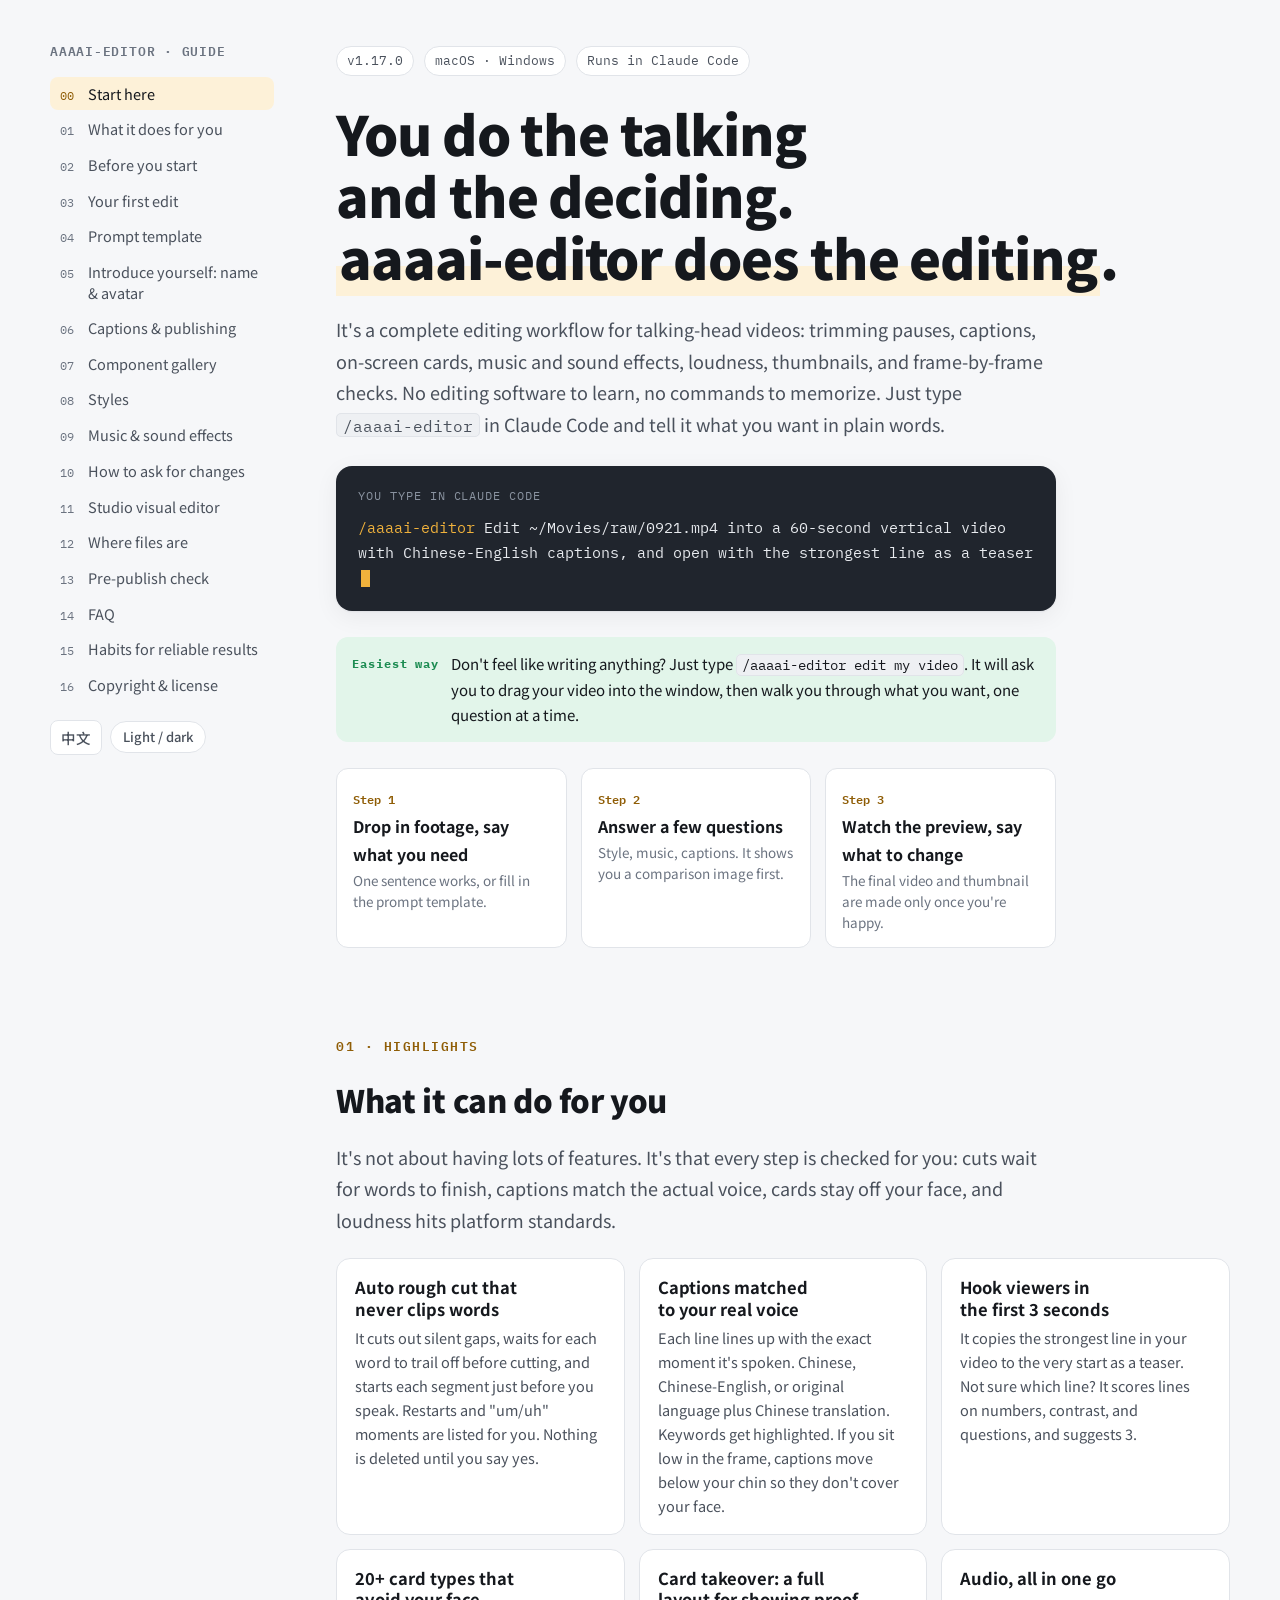
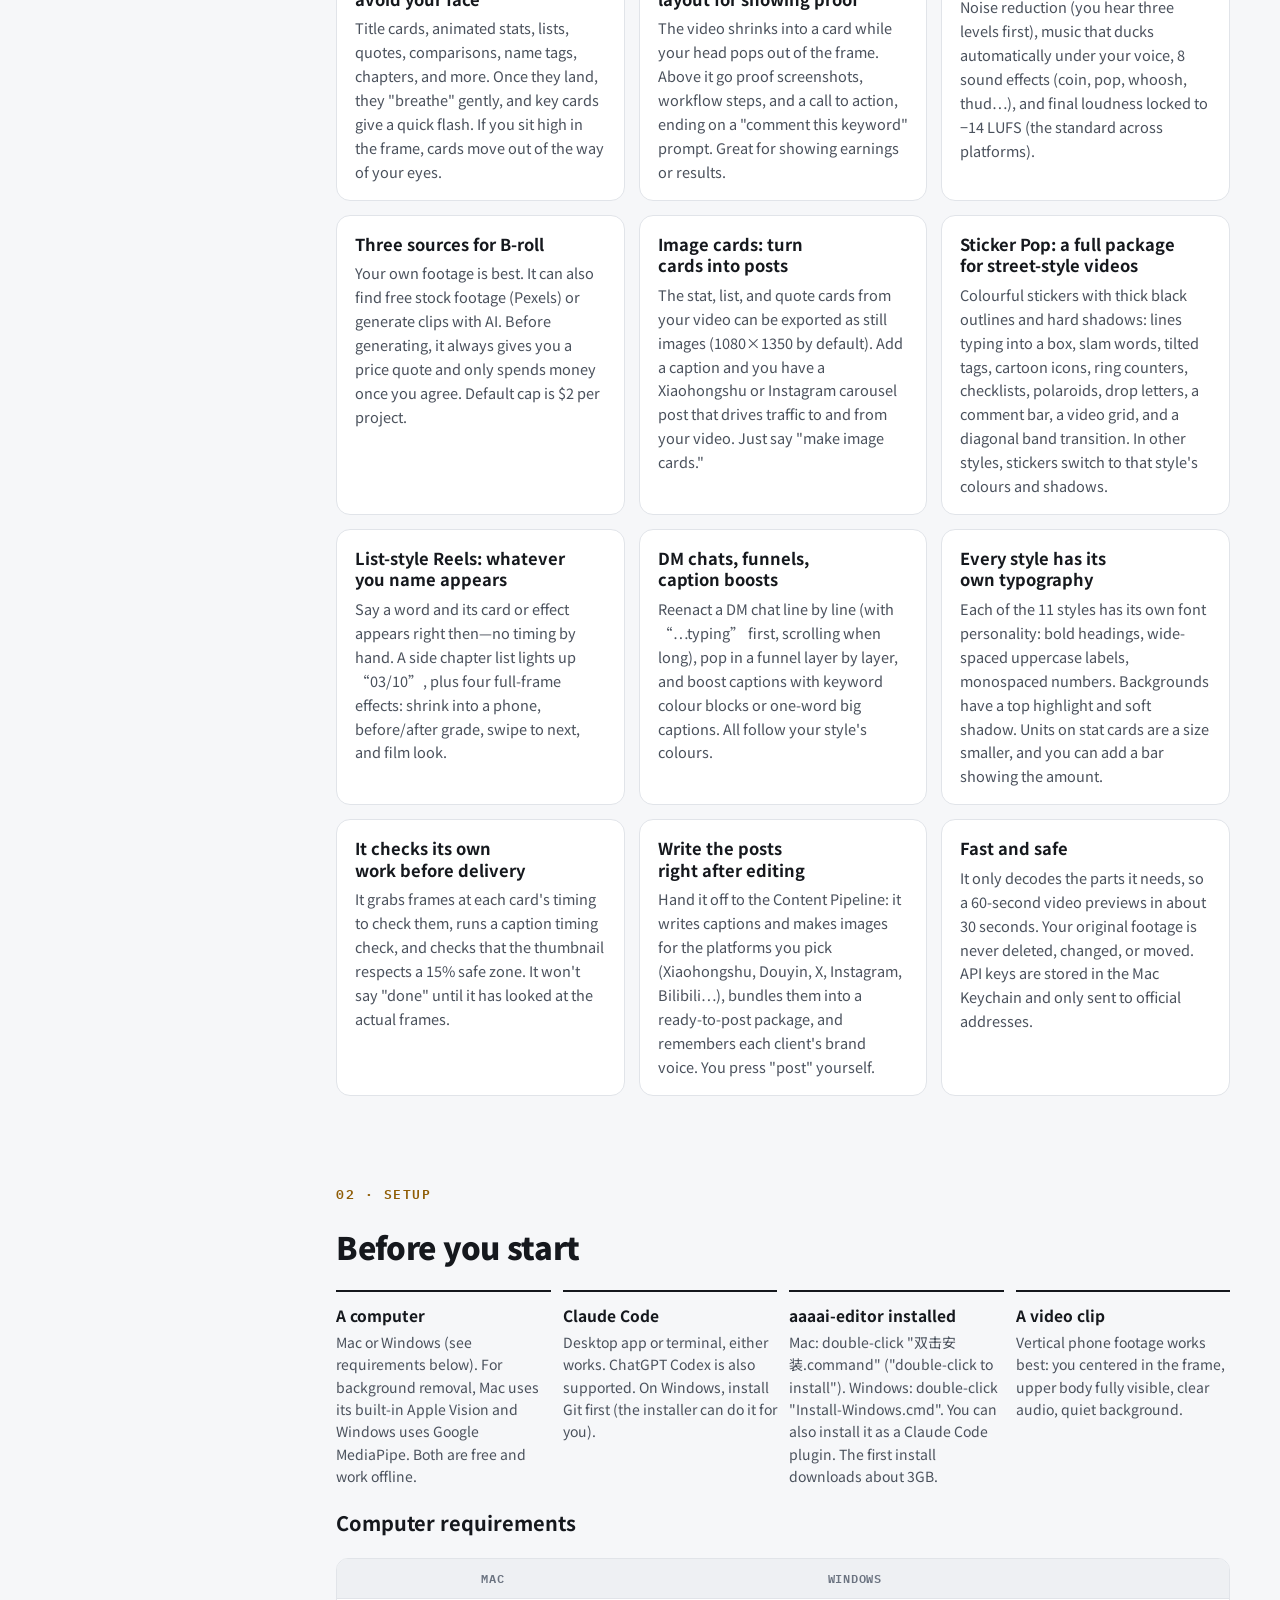
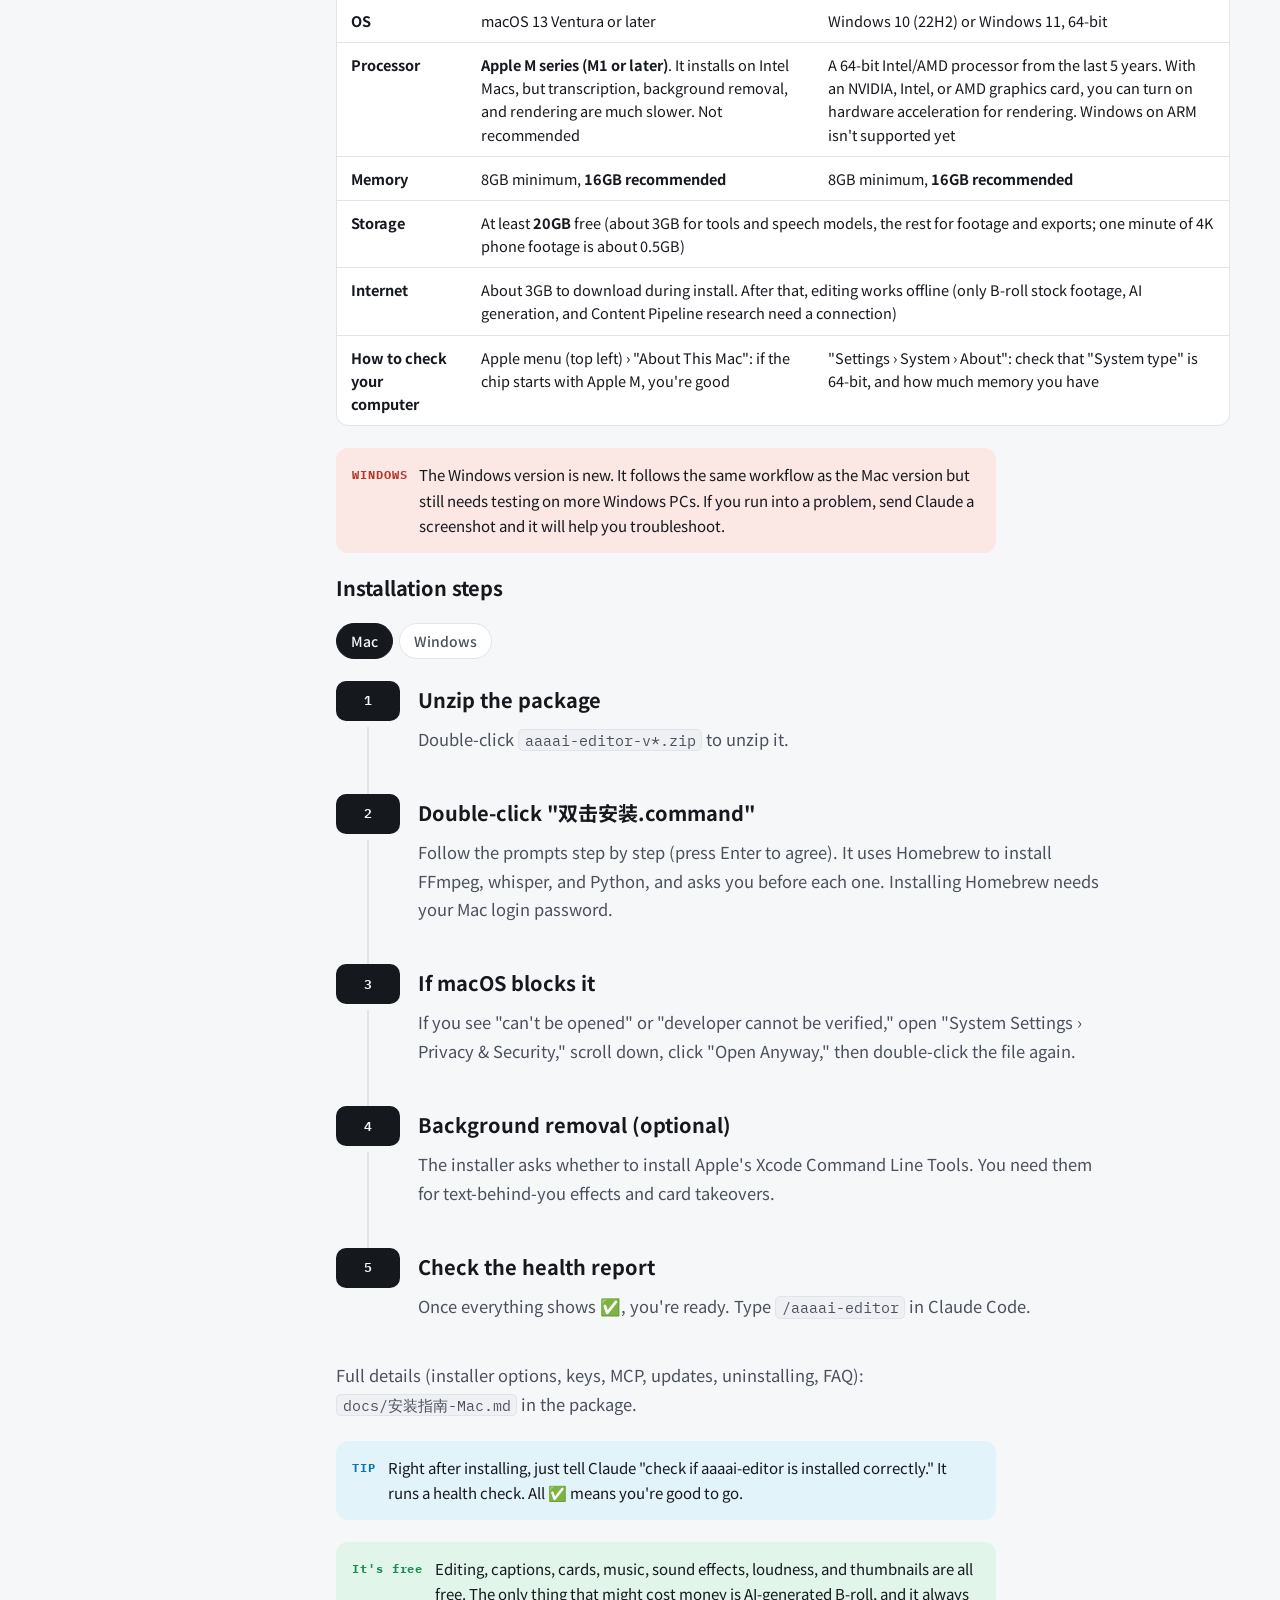
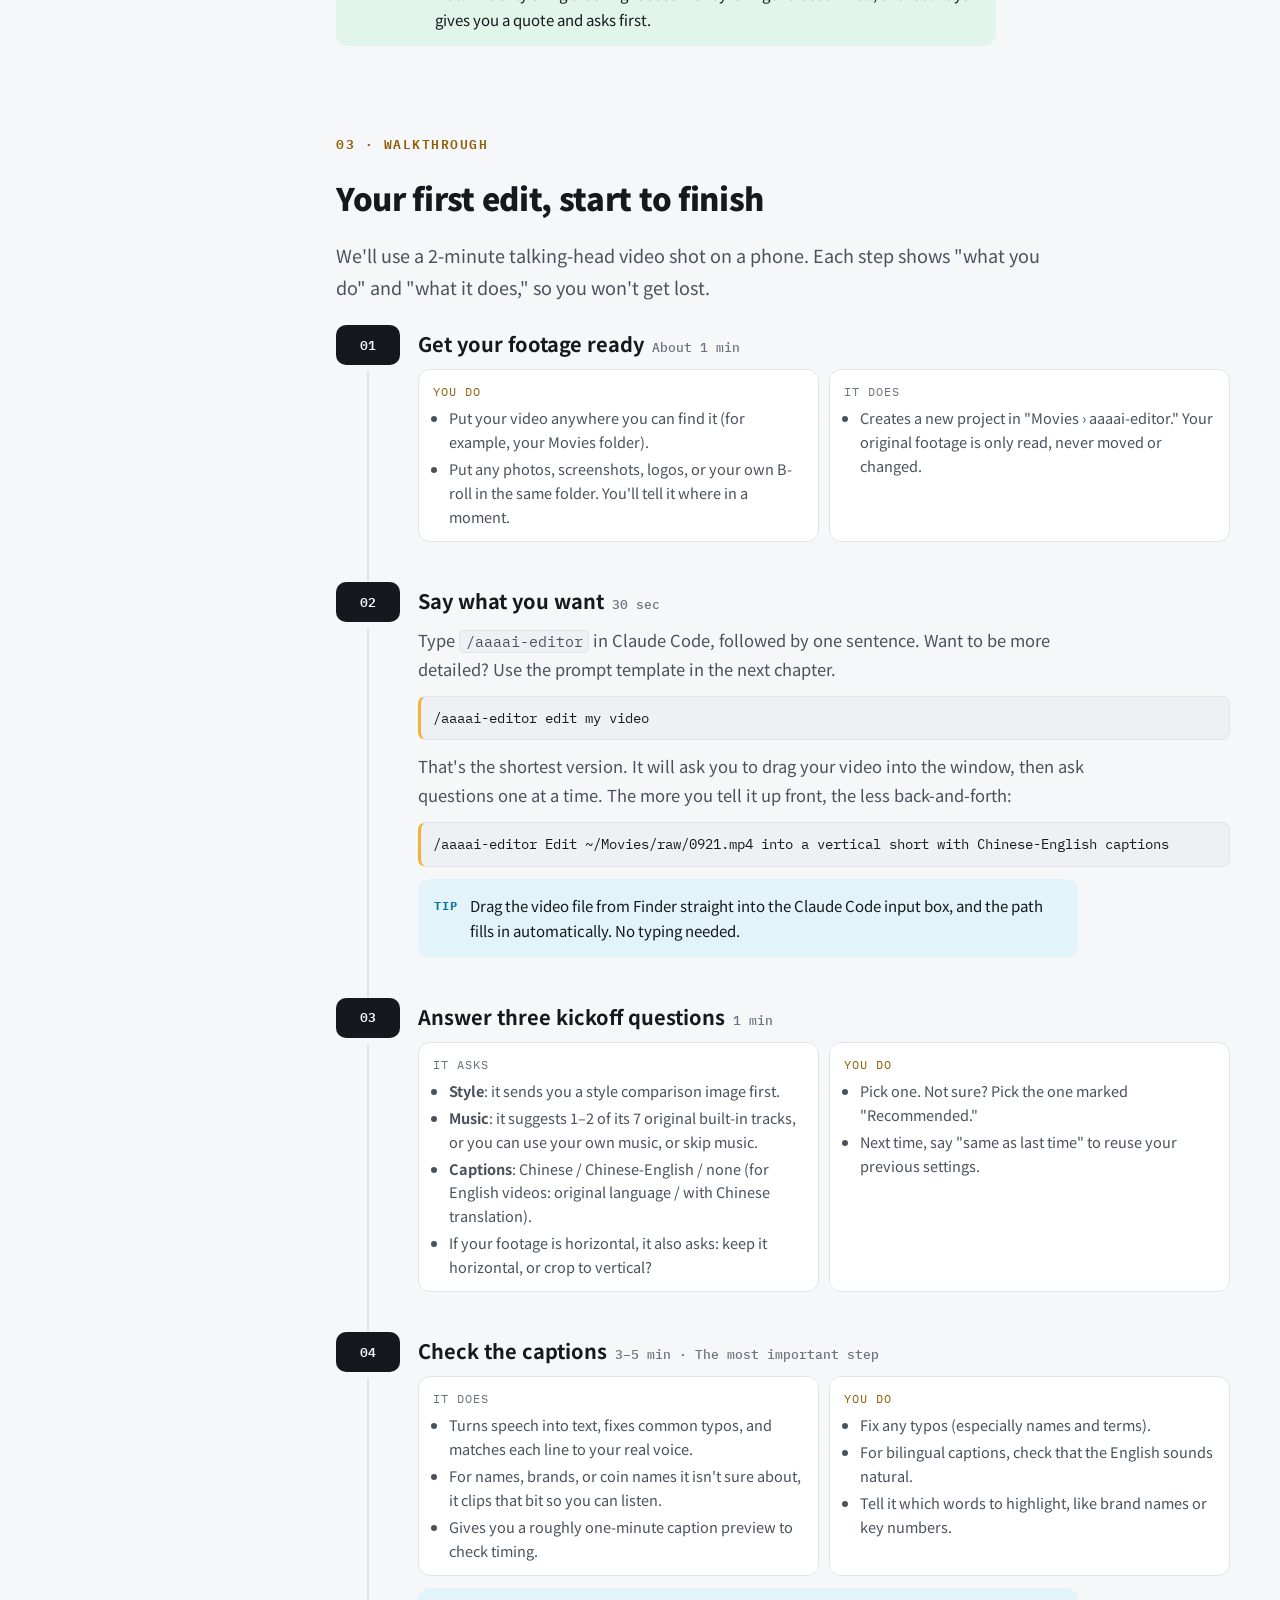
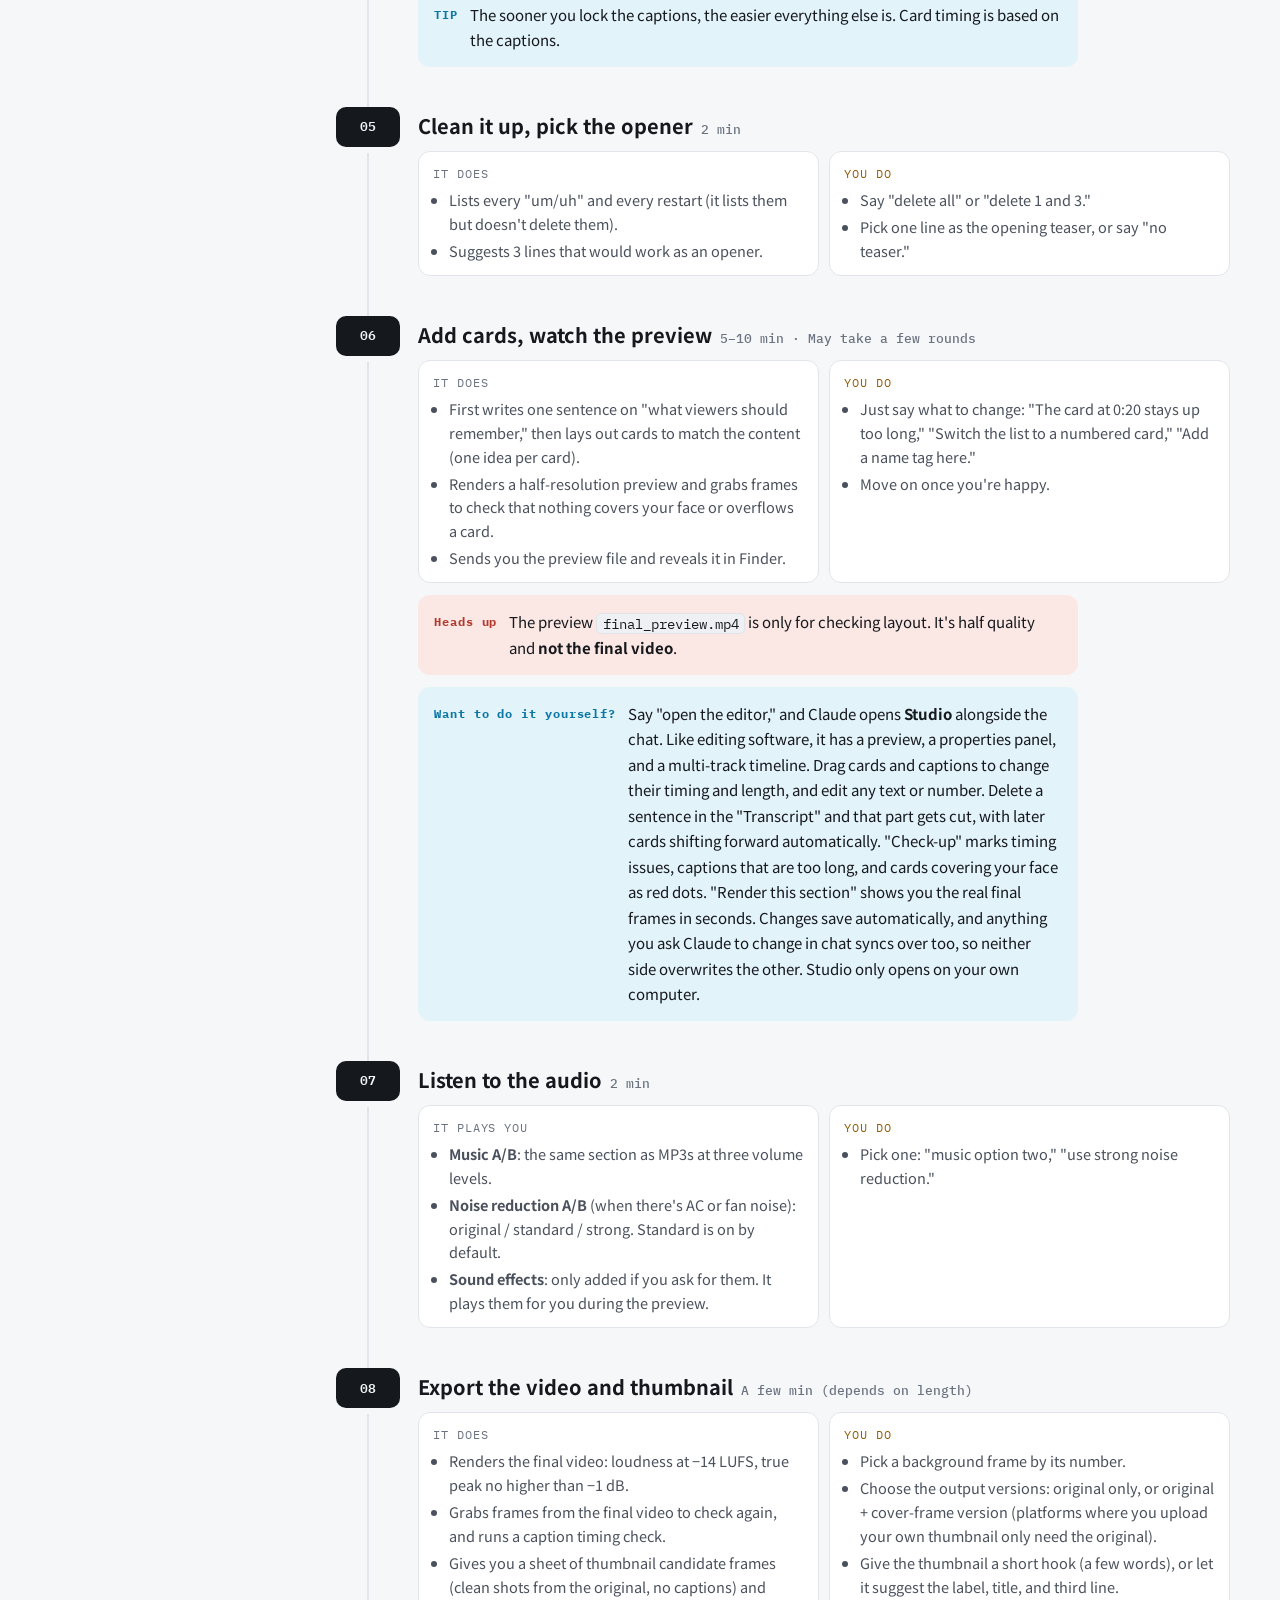
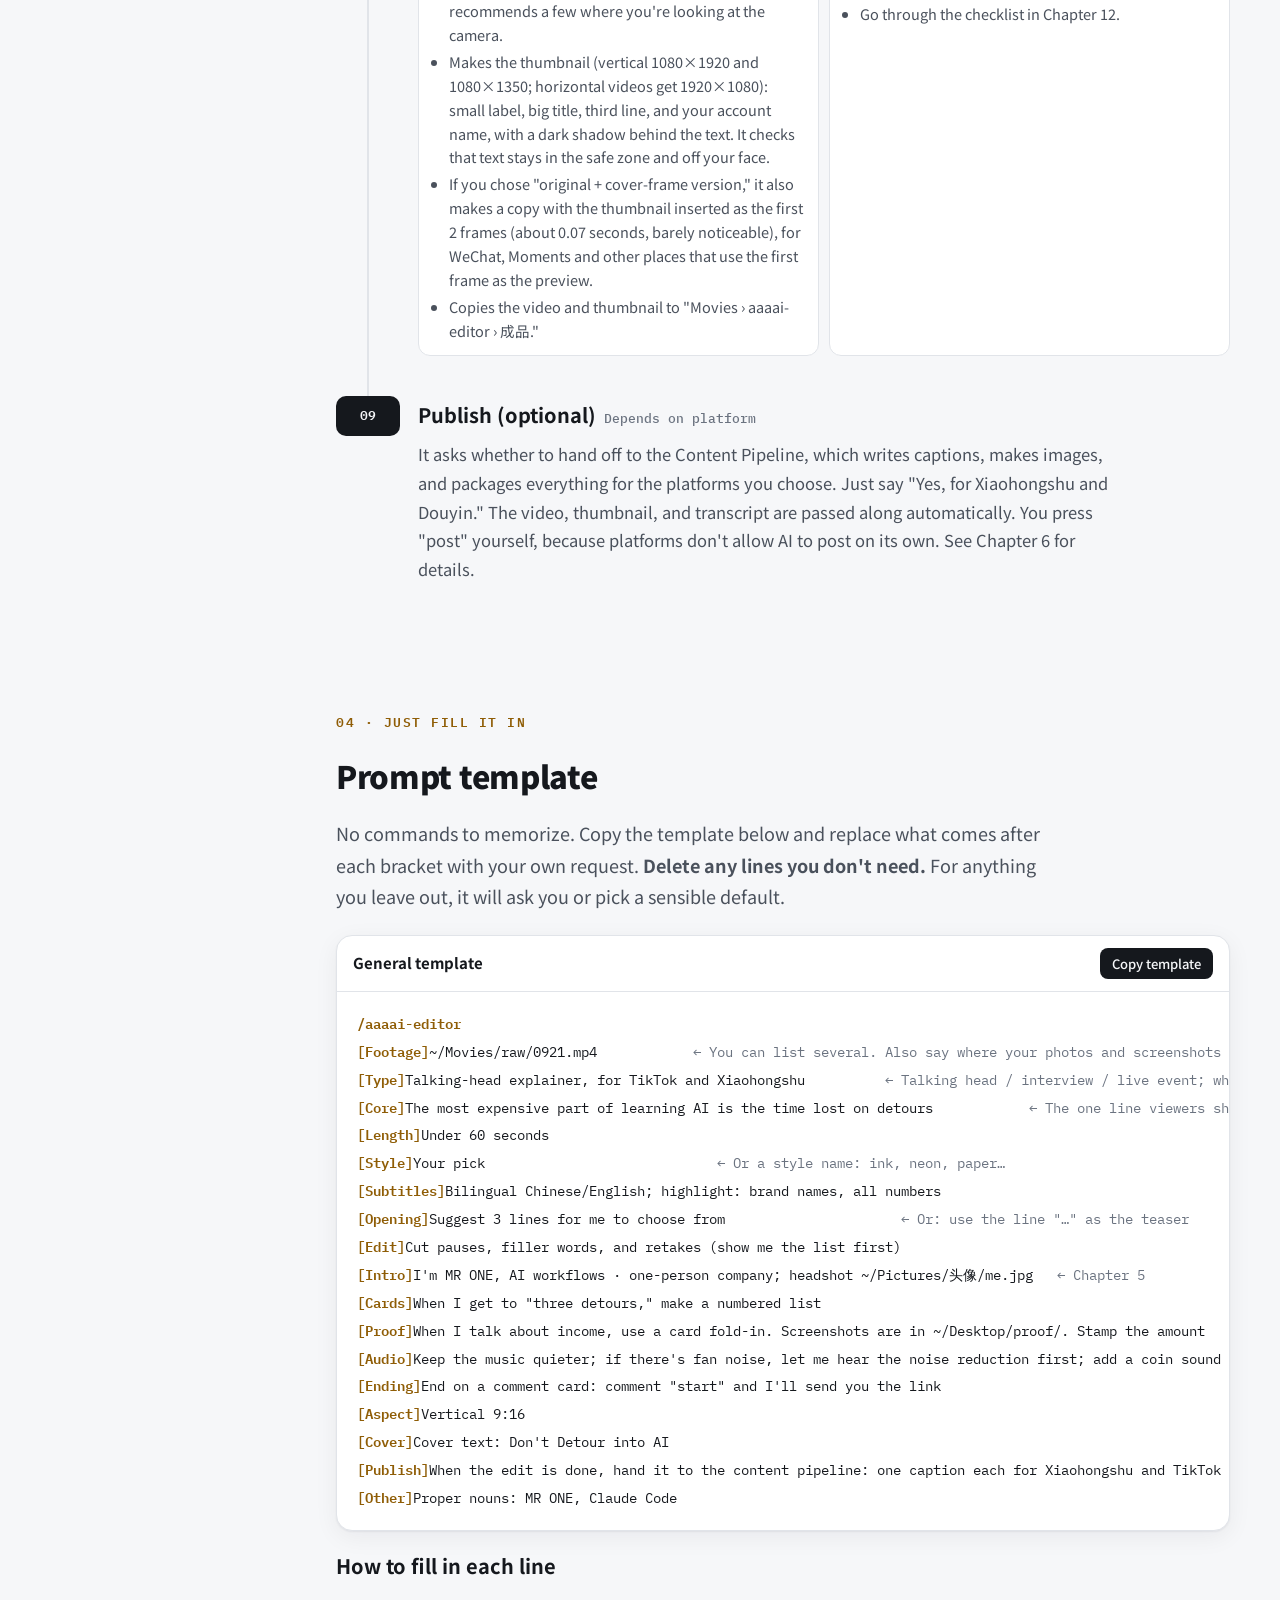
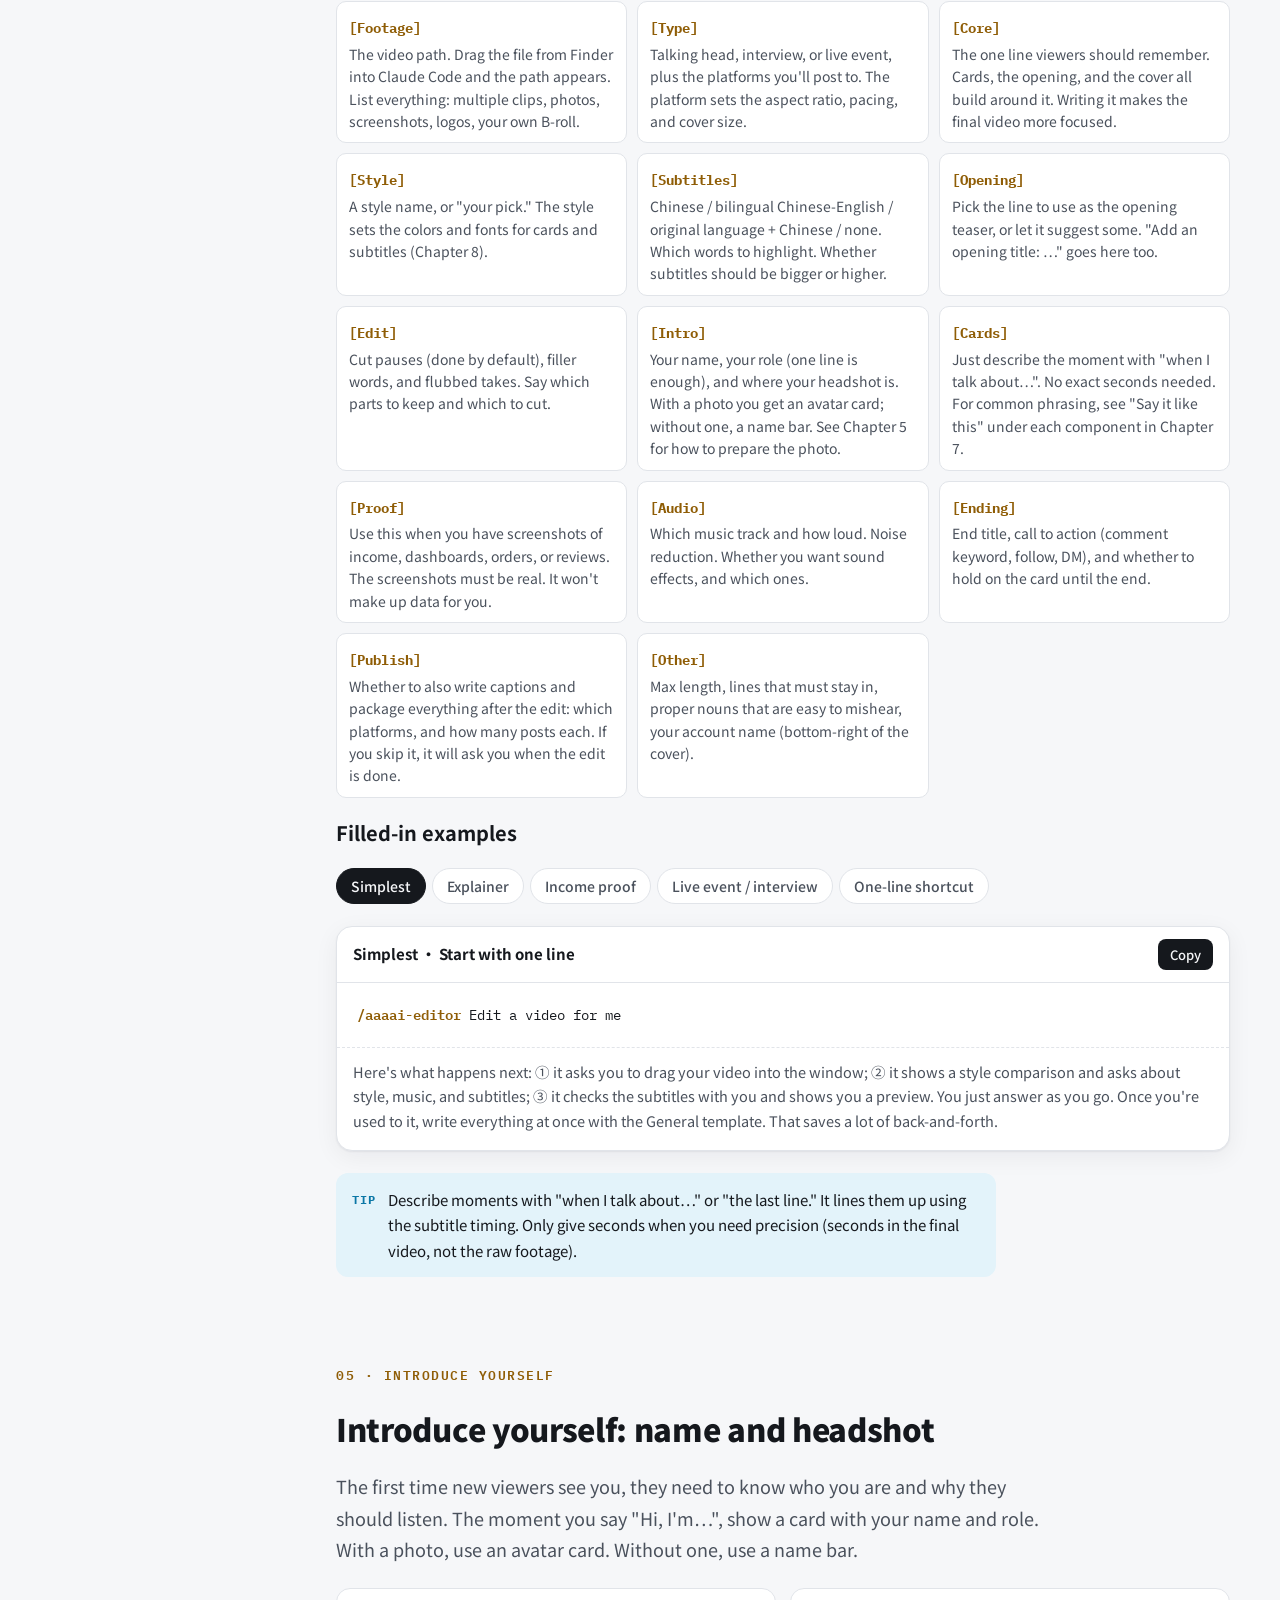
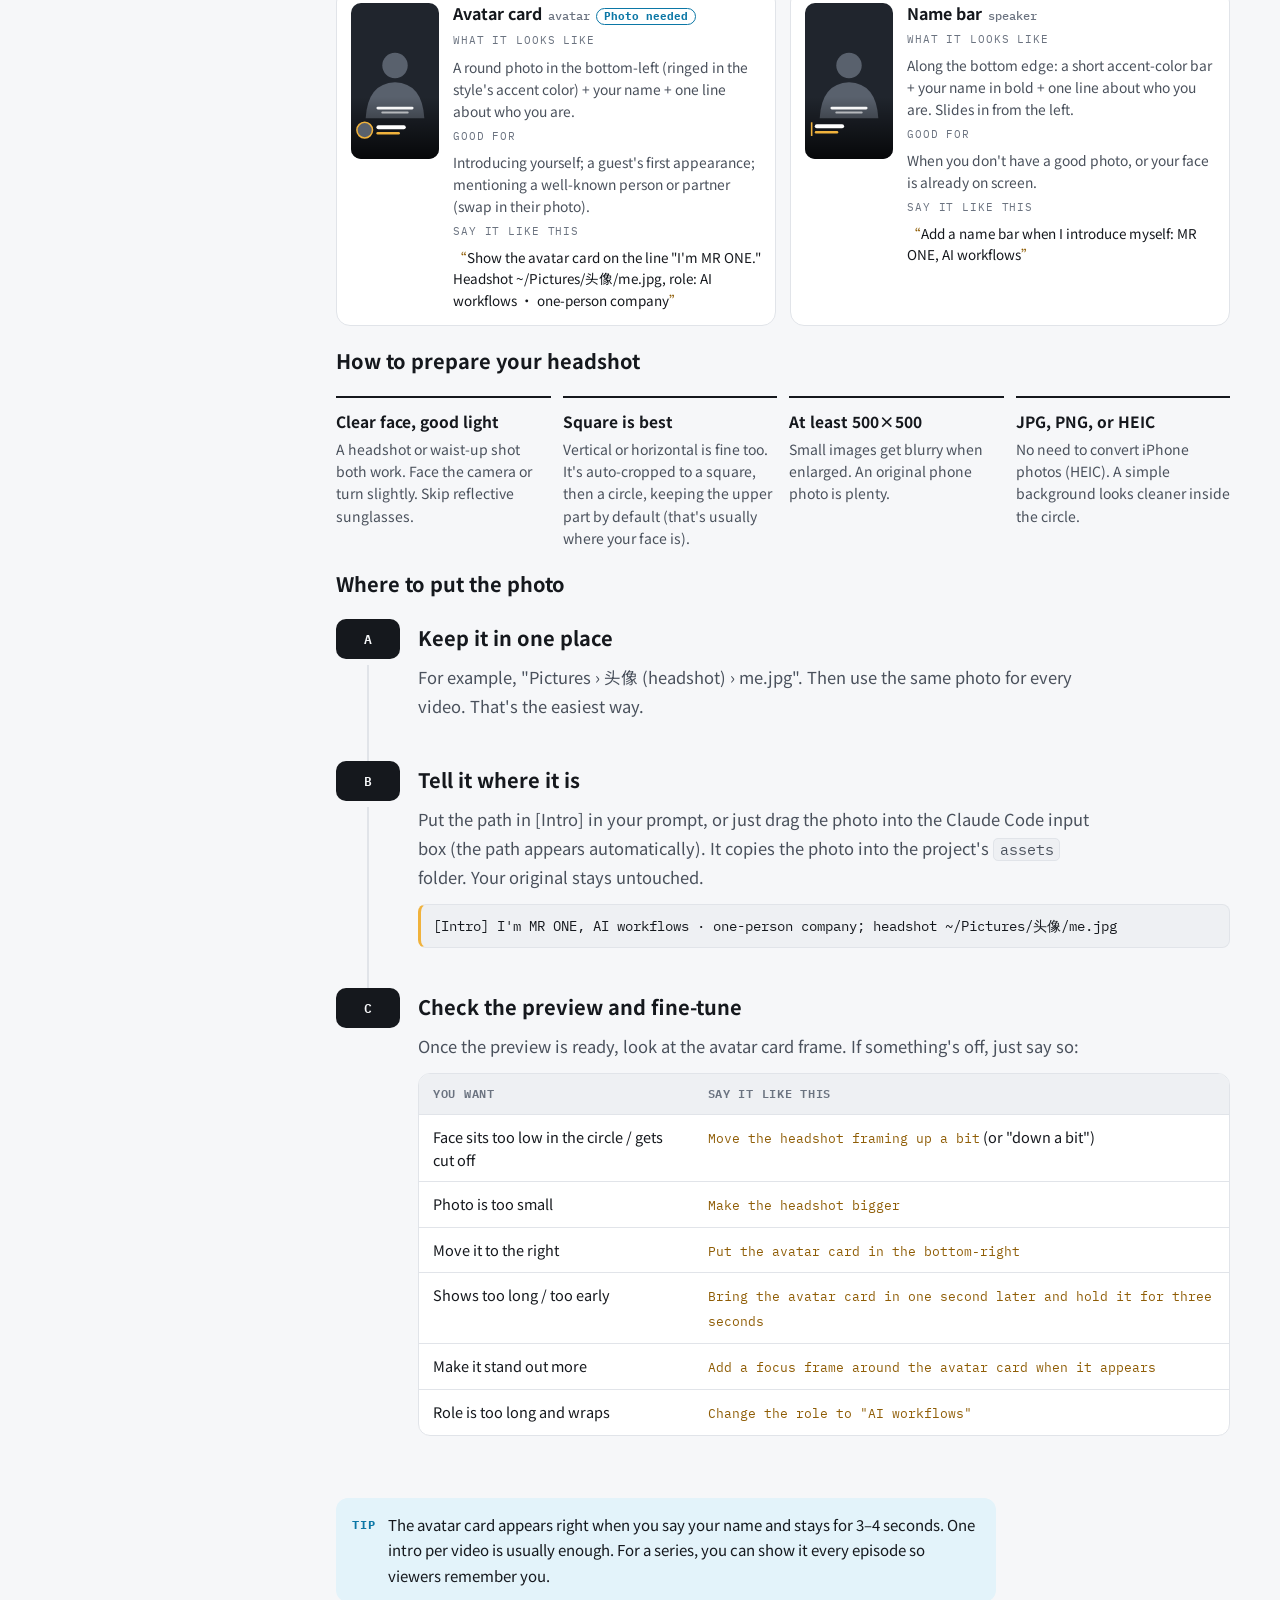
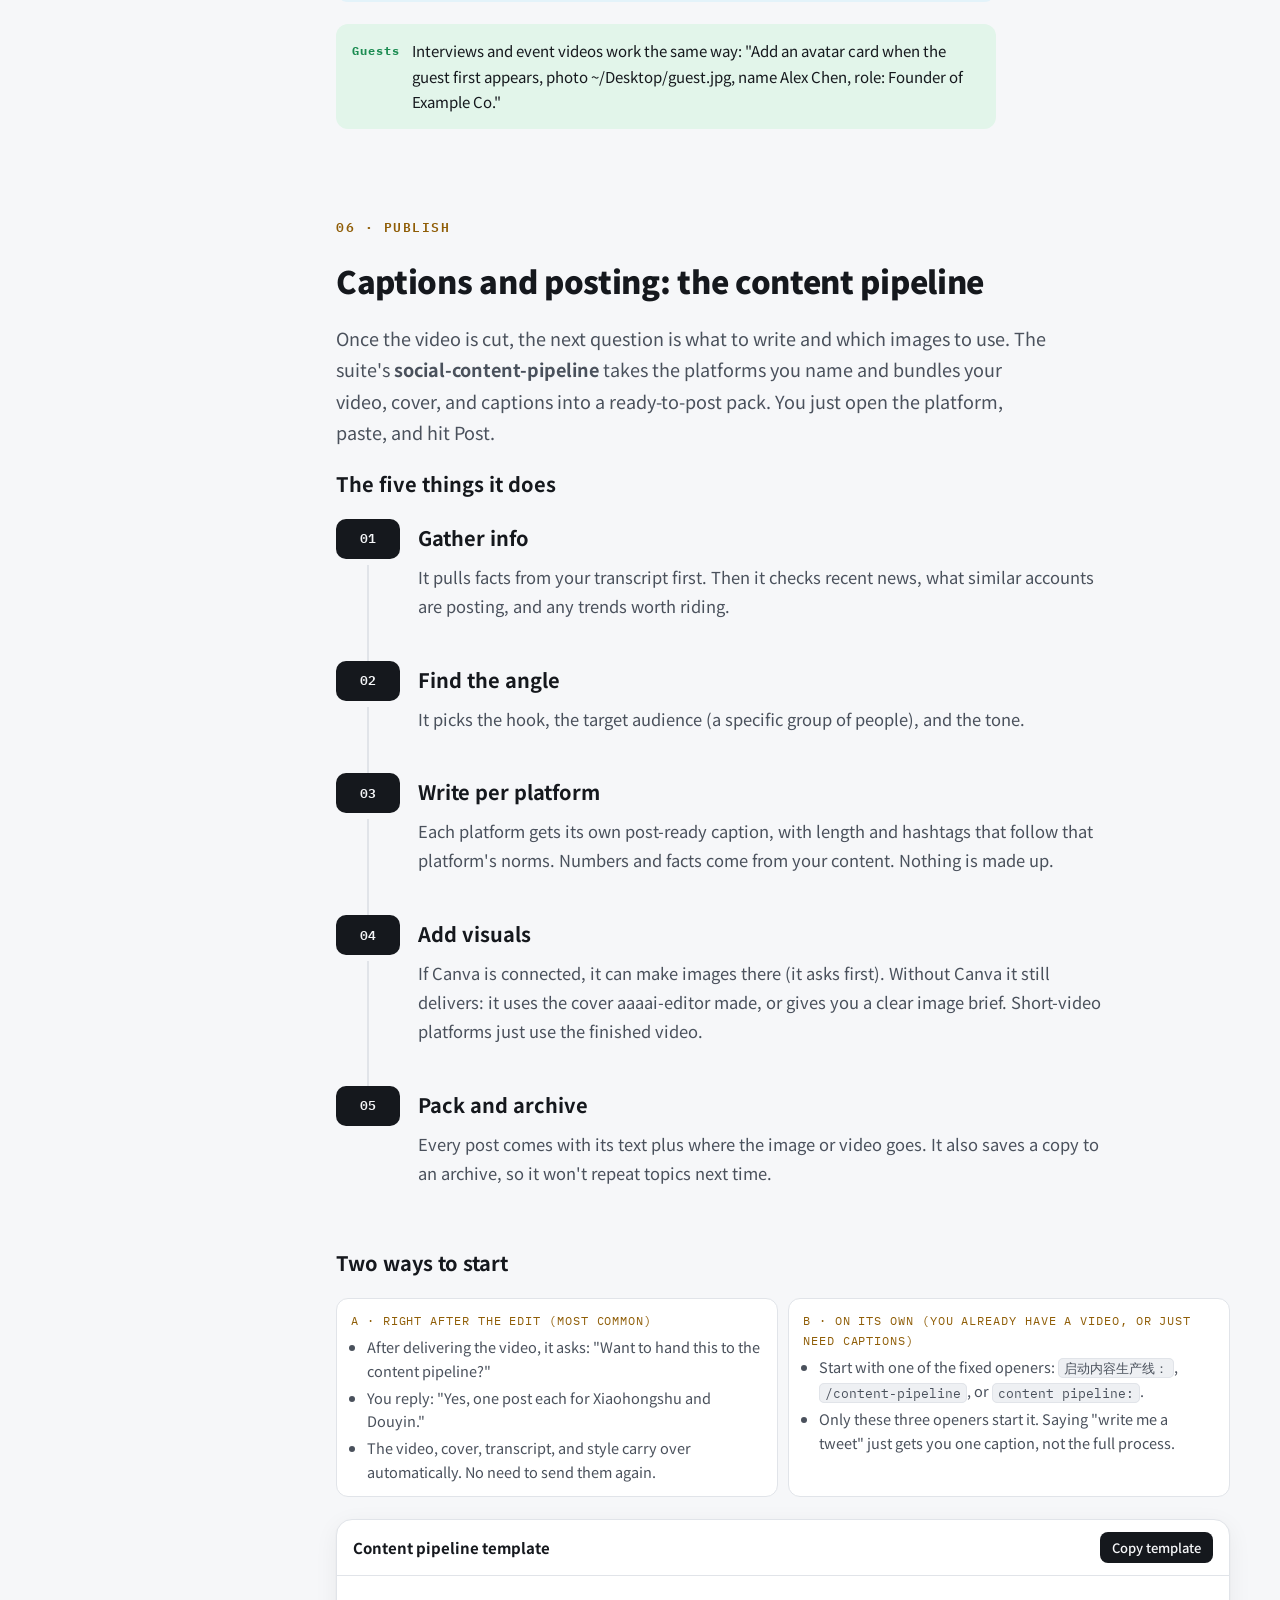
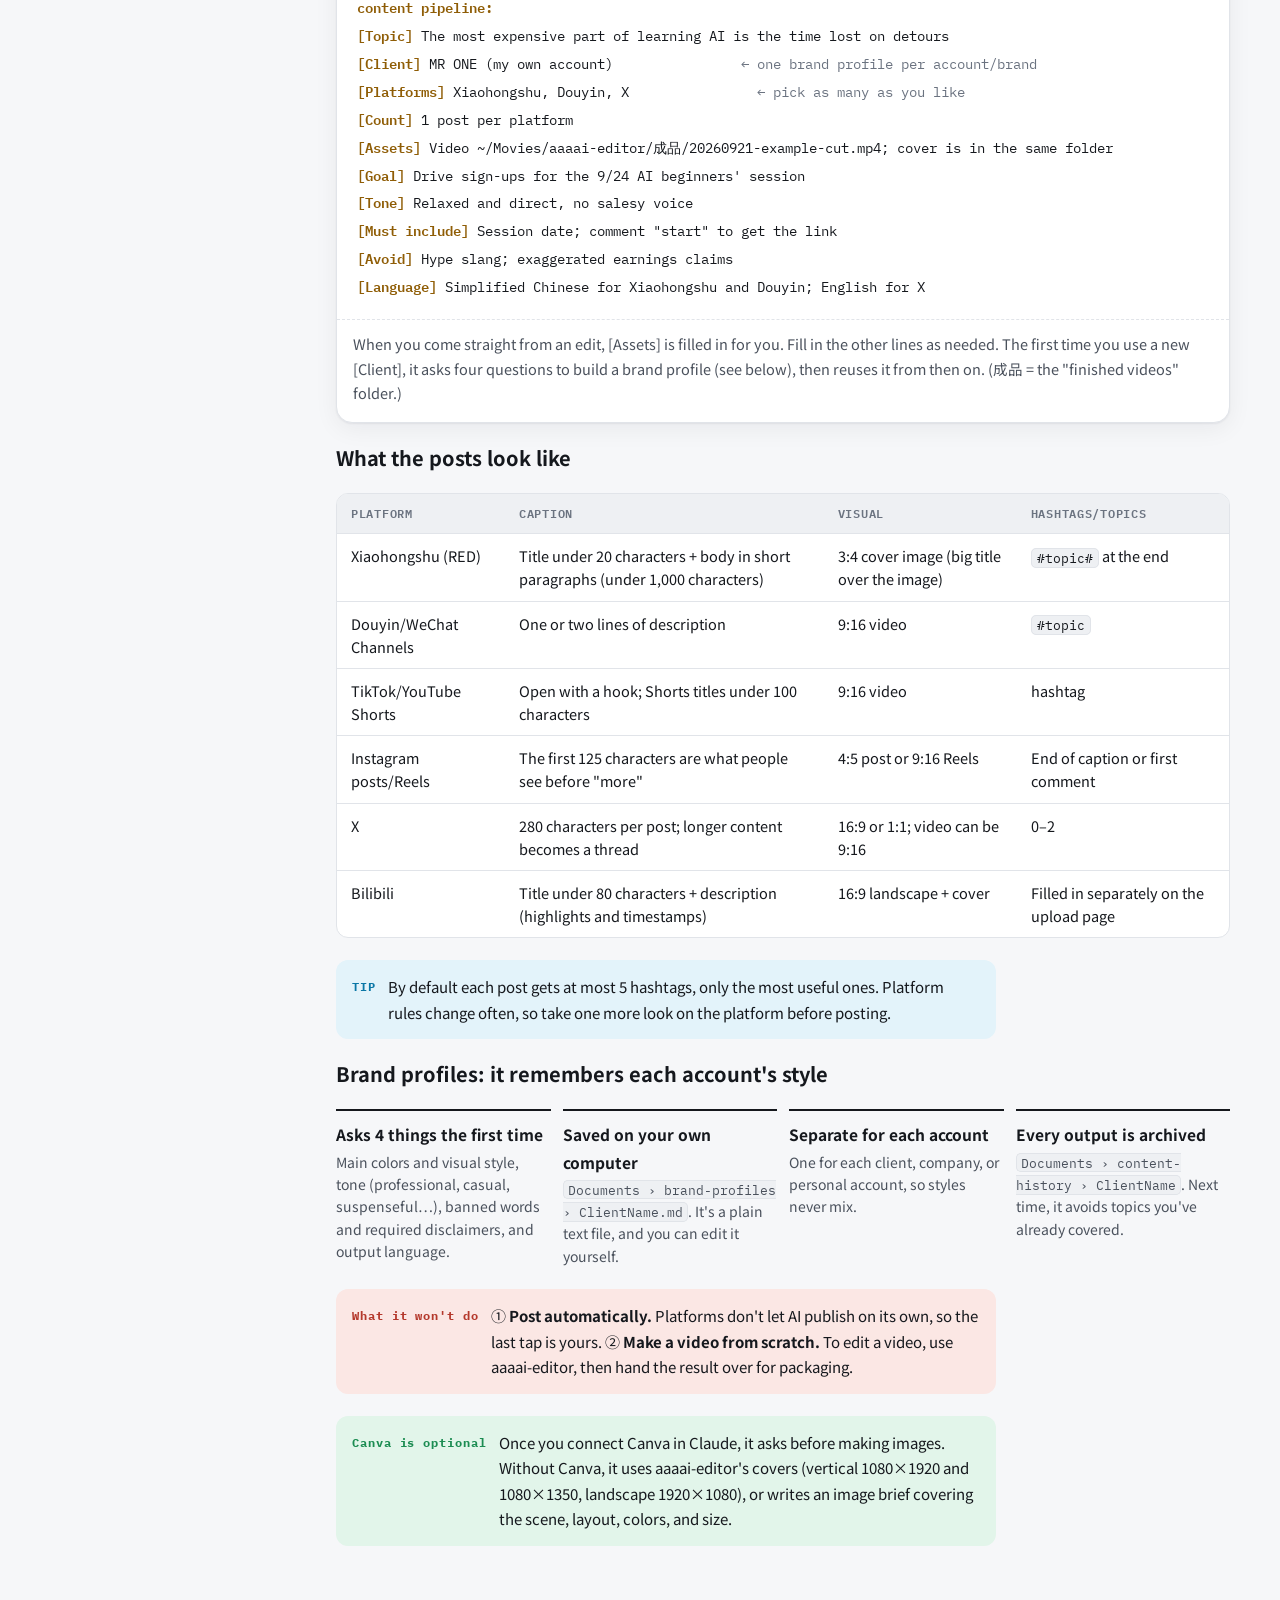
<file: docs/User-Guide.html>
<!DOCTYPE html>
<html lang="en">
<head>
<meta charset="utf-8">
<meta name="viewport" content="width=device-width, initial-scale=1">
<title>aaaai-editor User Guide</title>
<script>try{var t=localStorage.getItem("aaaai-editor-guide-theme");if(t==="dark"||t==="light")document.documentElement.setAttribute("data-theme",t)}catch(e){}</script>
<link rel="preconnect" href="https://fonts.googleapis.com">
<link rel="preconnect" href="https://fonts.gstatic.com" crossorigin>
<link rel="stylesheet" href="https://fonts.googleapis.com/css2?family=IBM+Plex+Mono:wght@500;600&family=Noto+Sans+SC:wght@400;500;700;900&display=swap">
<style>
:root{
  --ground:#F6F7F9; --surface:#FFFFFF; --sunk:#EEF0F3; --ink:#15181D; --ink-2:#4A515C; --ink-3:#6B7380;
  --line:#E1E4E9; --accent:#F0B23C; --accent-ink:#8F5D06; --accent-soft:#FDF1D8;
  --cyan:#0B77A6; --cyan-soft:#E3F3FA; --green:#1C8C52; --green-soft:#E2F5EA; --red:#B4382B; --red-soft:#FBE7E4;
  --screen:#20252D; --screen-2:#2C323C; --face:#59616D; --paper:#F4EFE7; --cap:#FFFFFF;
  --shadow:0 1px 2px rgba(21,24,29,.06),0 6px 24px rgba(21,24,29,.06);
  --sans:"Noto Sans SC","PingFang SC","Hiragino Sans GB","Microsoft YaHei",system-ui,sans-serif;
  --mono:"IBM Plex Mono","SF Mono",Menlo,Consolas,monospace;
  color-scheme:light;
}
@media (prefers-color-scheme: dark){
  :root:not([data-theme="light"]){
    --ground:#0F1216; --surface:#161A20; --sunk:#1C2129; --ink:#E8EBEF; --ink-2:#A9B1BC; --ink-3:#848D99;
    --line:#272D36; --accent:#F0B23C; --accent-ink:#F4C35E; --accent-soft:#2E2412;
    --cyan:#4CC3F5; --cyan-soft:#10252F; --green:#46D98A; --green-soft:#10281B; --red:#F07B6B; --red-soft:#2E1714;
    --screen:#0B0D10; --screen-2:#1B2028; --face:#3E4550; --paper:#E9E3D8; --cap:#FFFFFF;
    --shadow:0 1px 2px rgba(0,0,0,.3),0 8px 28px rgba(0,0,0,.28);
    color-scheme:dark;
  }
}
:root[data-theme="dark"]{
  --ground:#0F1216; --surface:#161A20; --sunk:#1C2129; --ink:#E8EBEF; --ink-2:#A9B1BC; --ink-3:#848D99;
  --line:#272D36; --accent:#F0B23C; --accent-ink:#F4C35E; --accent-soft:#2E2412;
  --cyan:#4CC3F5; --cyan-soft:#10252F; --green:#46D98A; --green-soft:#10281B; --red:#F07B6B; --red-soft:#2E1714;
  --screen:#0B0D10; --screen-2:#1B2028; --face:#3E4550; --paper:#E9E3D8; --cap:#FFFFFF;
  --shadow:0 1px 2px rgba(0,0,0,.3),0 8px 28px rgba(0,0,0,.28);
  color-scheme:dark;
}
*{box-sizing:border-box}
:root{padding-top:env(safe-area-inset-top,0px);padding-bottom:env(safe-area-inset-bottom,0px)}
html{scroll-behavior:smooth}
@media (prefers-reduced-motion: reduce){html{scroll-behavior:auto}*{animation:none!important;transition:none!important}}
body{margin:0;background:var(--ground);color:var(--ink);font-family:var(--sans);font-size:16.5px;line-height:1.75;
  -webkit-font-smoothing:antialiased;padding:0 20px}
a{color:var(--cyan);text-underline-offset:3px}
a:focus-visible,button:focus-visible,summary:focus-visible,input:focus-visible{outline:2px solid var(--accent);outline-offset:2px;border-radius:4px}
code,kbd,.mono{font-family:var(--mono);font-size:.9em}
:not(pre)>code{background:var(--sunk);border:1px solid var(--line);padding:.05em .38em;border-radius:5px;white-space:nowrap}
h1,h2,h3,h4{text-wrap:balance;line-height:1.3;margin:0}
p{margin:0}
.wrap{max-width:1180px;margin:0 auto;display:grid;grid-template-columns:230px minmax(0,1fr);gap:56px;padding-block:40px 96px}


nav.toc{position:sticky;top:calc(env(safe-area-inset-top,0px) + 24px);align-self:start;max-height:calc(100vh - 48px);overflow:auto;padding-right:6px}
.toc .brand{font-family:var(--mono);font-weight:600;font-size:13px;letter-spacing:.06em;color:var(--ink-3);text-transform:uppercase;margin-bottom:14px}
.toc ol{list-style:none;margin:0;padding:0;display:flex;flex-direction:column;gap:2px}
.toc a{display:flex;gap:10px;align-items:baseline;padding:6px 10px;border-radius:8px;color:var(--ink-2);text-decoration:none;font-size:14.5px;line-height:1.45}
.toc a span{font-family:var(--mono);font-size:11.5px;color:var(--ink-3);min-width:18px}
.toc a:hover{background:var(--sunk);color:var(--ink)}
.toc a.on{background:var(--accent-soft);color:var(--ink)}
.toc a.on span{color:var(--accent-ink)}
.toc-tools{margin-top:18px;display:flex;flex-wrap:wrap;gap:8px;align-items:center}
.theme-btn,.lang-btn{font:500 13px var(--sans);line-height:1.4;color:var(--ink-2);background:var(--surface);border:1px solid var(--line);border-radius:999px;padding:6px 12px;cursor:pointer;text-decoration:none}
.theme-btn:hover,.lang-btn:hover{color:var(--ink);background:var(--sunk)}

main{min-width:0;display:flex;flex-direction:column;gap:88px}
section{scroll-margin-top:24px;display:flex;flex-direction:column;gap:22px}
.eyebrow{font-family:var(--mono);font-size:12.5px;font-weight:600;letter-spacing:.12em;text-transform:uppercase;color:var(--accent-ink)}
h2{font-size:31px;font-weight:900;letter-spacing:-.01em}
h3{font-size:20px;font-weight:700}
.lede{font-size:18px;color:var(--ink-2);max-width:40em}
.prose{max-width:42em;color:var(--ink-2);display:flex;flex-direction:column;gap:12px}
.prose strong{color:var(--ink)}
p.prose{display:block}


.hero{display:flex;flex-direction:column;gap:26px;padding-top:6px}
.hero .tag{display:flex;gap:10px;flex-wrap:wrap}
.chip{font-family:var(--mono);font-size:12.5px;padding:3px 10px;border:1px solid var(--line);border-radius:999px;color:var(--ink-2);background:var(--surface)}
.hero h1{font-size:clamp(34px,5.2vw,54px);font-weight:900;letter-spacing:-.02em;line-height:1.15}
.hero h1 em{font-style:normal;background:linear-gradient(transparent 62%,var(--accent-soft) 62%);padding:0 .06em}
.prompt-box{background:var(--screen);color:#E8EBEF;border-radius:16px;padding:20px 22px;font-family:var(--mono);font-size:15px;line-height:1.7;box-shadow:var(--shadow);max-width:720px}
.prompt-box .who{color:#8A93A0;font-size:12px;letter-spacing:.08em;text-transform:uppercase;margin-bottom:8px}
.prompt-box .cmd{color:var(--accent)}
.prompt-box .caret{display:inline-block;width:9px;height:1.1em;background:var(--accent);vertical-align:-3px;margin-left:3px;animation:blink 1.1s steps(1) infinite}
@keyframes blink{50%{opacity:0}}
.flow3{display:grid;grid-template-columns:repeat(3,1fr);gap:14px;max-width:720px}
.flow3 div{background:var(--surface);border:1px solid var(--line);border-radius:12px;padding:14px 16px}
.flow3 b{display:block;font-size:16px}
.flow3 small{color:var(--ink-3);font-size:13.5px;line-height:1.55;display:block;margin-top:2px}
.flow3 .n{font-family:var(--mono);font-size:12px;color:var(--accent-ink);font-weight:600}


.feat{display:grid;grid-template-columns:repeat(auto-fill,minmax(250px,1fr));gap:14px}
.feat article{background:var(--surface);border:1px solid var(--line);border-radius:14px;padding:18px 18px 16px;display:flex;flex-direction:column;gap:6px}
.feat h3{font-size:16.5px}
.feat p{font-size:14.5px;color:var(--ink-2);line-height:1.65}
.feat .num{font-family:var(--mono);font-size:12px;color:var(--ink-3)}


.note{border-radius:12px;padding:14px 16px;font-size:15px;line-height:1.7;display:flex;gap:12px;max-width:44em}
.note b.k{font-family:var(--mono);font-size:11.5px;letter-spacing:.08em;flex:none;padding-top:3px}
.note.tip{background:var(--cyan-soft);color:var(--ink)} .note.tip b.k{color:var(--cyan)}
.note.ok{background:var(--green-soft);color:var(--ink)} .note.ok b.k{color:var(--green)}
.note.warn{background:var(--red-soft);color:var(--ink)} .note.warn b.k{color:var(--red)}


.need{display:grid;grid-template-columns:repeat(auto-fill,minmax(210px,1fr));gap:12px}
.need div{border-top:2px solid var(--ink);padding-top:10px}
.need b{display:block;font-size:15.5px}
.need span{font-size:14px;color:var(--ink-2);line-height:1.6;display:block;margin-top:2px}
.need code,.lane code,.fields code{white-space:normal;overflow-wrap:anywhere}


.steps{display:flex;flex-direction:column;gap:0;counter-reset:s}
.step{display:grid;grid-template-columns:64px minmax(0,1fr);gap:0 18px;position:relative}
.step:not(:last-child)::before{content:"";position:absolute;left:31px;top:46px;bottom:0;width:2px;background:var(--line)}
.step .dot{width:64px;height:40px;border-radius:10px;background:var(--ink);color:var(--ground);font-family:var(--mono);font-weight:600;font-size:13px;display:flex;align-items:center;justify-content:center;position:relative;z-index:1}
.step .body{padding-bottom:40px;display:flex;flex-direction:column;gap:12px;min-width:0}
.step h3{padding-top:6px}
.step .time{font-family:var(--mono);font-size:12.5px;color:var(--ink-3);margin-left:8px;font-weight:500}
.lanes{display:grid;grid-template-columns:repeat(auto-fit,minmax(220px,1fr));gap:10px}
.lane{background:var(--surface);border:1px solid var(--line);border-radius:12px;padding:12px 14px}
.lane .l{font-family:var(--mono);font-size:11.5px;letter-spacing:.08em;color:var(--ink-3);text-transform:uppercase;margin-bottom:4px}
.lane.you .l{color:var(--accent-ink)}
.lane ul{margin:0;padding-left:1.1em;font-size:14.5px;color:var(--ink-2);line-height:1.65}
.lane li+li{margin-top:3px}
.say{font-family:var(--mono);font-size:14px;background:var(--sunk);border:1px solid var(--line);border-left:3px solid var(--accent);border-radius:8px;padding:9px 12px;color:var(--ink);overflow-x:auto}


.tpl{background:var(--surface);border:1px solid var(--line);border-radius:16px;overflow:hidden;box-shadow:var(--shadow)}
.tpl-head{display:flex;justify-content:space-between;align-items:center;gap:12px;padding:12px 16px;border-bottom:1px solid var(--line);flex-wrap:wrap}
.tpl-head b{font-size:15px}
.copy{font:500 13px var(--sans);background:var(--ink);color:var(--ground);border:0;border-radius:8px;padding:6px 12px;cursor:pointer}
.copy.done{background:var(--green)}
pre{margin:0;padding:18px 20px;overflow-x:auto;font-family:var(--mono);font-size:14px;line-height:1.85;color:var(--ink);white-space:pre}
pre .f{color:var(--accent-ink);font-weight:600}
pre .c{color:var(--ink-3)}
.fields{display:grid;grid-template-columns:repeat(auto-fill,minmax(260px,1fr));gap:10px}
.fields div{padding:10px 12px;border:1px solid var(--line);border-radius:10px;background:var(--surface)}
.fields b{font-family:var(--mono);font-size:13.5px;color:var(--accent-ink)}
.fields p{font-size:14px;color:var(--ink-2);line-height:1.6;margin-top:2px}
.tabs{display:flex;gap:6px;flex-wrap:wrap}
.tabs button{font:500 14px var(--sans);padding:7px 14px;border-radius:999px;border:1px solid var(--line);background:var(--surface);color:var(--ink-2);cursor:pointer}
.tabs button[aria-selected="true"]{background:var(--ink);color:var(--ground);border-color:var(--ink)}
.tabpanel[hidden]{display:none}
.why{font-size:14.5px;color:var(--ink-2);padding:12px 16px 16px;border-top:1px dashed var(--line);line-height:1.7}


.gal-group{display:flex;flex-direction:column;gap:14px}
.gal-group>h3{display:flex;align-items:baseline;gap:10px}
.gal-group>h3 small{font-weight:400;font-size:14px;color:var(--ink-3)}
.gal{display:grid;grid-template-columns:repeat(auto-fill,minmax(300px,1fr));gap:14px}
.w{background:var(--surface);border:1px solid var(--line);border-radius:14px;padding:14px;display:grid;grid-template-columns:88px minmax(0,1fr);gap:14px;align-items:start}
.w svg{width:88px;height:auto;display:block;border-radius:10px}
.w h4{font-size:16px;display:flex;flex-wrap:wrap;gap:6px;align-items:baseline}
.w h4 code{font-size:12px;font-weight:500;color:var(--ink-3);background:none;border:0;padding:0}
.w dl{margin:6px 0 0;display:flex;flex-direction:column;gap:5px}
.w dt{font-family:var(--mono);font-size:11px;letter-spacing:.08em;color:var(--ink-3);text-transform:uppercase}
.w dd{margin:0;font-size:13.8px;color:var(--ink-2);line-height:1.6}
.w dd.s{color:var(--ink);font-size:13.5px}
.w dd.s::before{content:"“";color:var(--accent-ink)} .w dd.s::after{content:"”";color:var(--accent-ink)}
.badge{font-family:var(--mono);font-size:10.5px;padding:1px 7px;border-radius:999px;border:1px solid var(--line);color:var(--ink-3)}
.badge.req{border-color:var(--cyan);color:var(--cyan)}
.w.wide{grid-column:1/-1}


.tbl{overflow-x:auto;border:1px solid var(--line);border-radius:12px;background:var(--surface)}
table{border-collapse:collapse;width:100%;font-size:14.5px;min-width:560px}
th,td{text-align:left;padding:10px 14px;border-bottom:1px solid var(--line);vertical-align:top;line-height:1.6}
th{font-size:12px;font-family:var(--mono);letter-spacing:.06em;color:var(--ink-3);font-weight:600;background:var(--sunk);text-transform:uppercase}
tr:last-child td{border-bottom:0}
td .mono{font-size:13px;color:var(--accent-ink)}


.styles{display:grid;grid-template-columns:repeat(auto-fill,minmax(200px,1fr));gap:12px}
.sty{border:1px solid var(--line);border-radius:12px;overflow:hidden;background:var(--surface)}
.sty .sw{height:62px;display:flex;align-items:flex-end;gap:6px;padding:10px 12px}
.sty .sw i{width:18px;height:18px;border-radius:50%;display:block;box-shadow:0 0 0 2px rgba(255,255,255,.35)}
.sty .sw b{margin-left:auto;font-family:var(--mono);font-size:13px}
.sty div.t{padding:10px 12px 12px;font-size:13.8px;color:var(--ink-2);line-height:1.55}
.sty div.t code{font-size:13px}


.check{display:flex;flex-direction:column;gap:8px;max-width:44em}
.check label{display:flex;gap:12px;align-items:flex-start;background:var(--surface);border:1px solid var(--line);border-radius:10px;padding:11px 14px;cursor:pointer;font-size:15px;line-height:1.6}
.check input{margin-top:5px;accent-color:var(--green);width:16px;height:16px;flex:none}
.check label:has(input:checked){color:var(--ink-3)}
.check label:has(input:checked) b{text-decoration:line-through}

details{background:var(--surface);border:1px solid var(--line);border-radius:12px;padding:0 16px}
details+details{margin-top:8px}
summary{cursor:pointer;padding:13px 0;font-weight:700;font-size:15.5px;list-style:none;display:flex;justify-content:space-between;gap:10px}
summary::-webkit-details-marker{display:none}
summary::after{content:"+";font-family:var(--mono);color:var(--ink-3)}
details[open] summary::after{content:"−"}
details .a{padding-bottom:14px;font-size:15px;color:var(--ink-2);line-height:1.75;display:flex;flex-direction:column;gap:8px}
.faq{max-width:48em}

.rules{counter-reset:r;display:grid;grid-template-columns:repeat(auto-fill,minmax(280px,1fr));gap:12px}
.rules div{counter-increment:r;background:var(--surface);border:1px solid var(--line);border-radius:12px;padding:14px 16px 14px 52px;position:relative;font-size:14.8px;color:var(--ink-2);line-height:1.65}
.rules div::before{content:counter(r);position:absolute;left:16px;top:13px;font-family:var(--mono);font-weight:600;color:var(--accent-ink);font-size:18px}
.rules b{color:var(--ink);display:block;font-size:15.5px}
footer{color:var(--ink-3);font-size:13.5px;border-top:1px solid var(--line);padding-top:20px;display:flex;flex-direction:column;gap:4px}

@media (max-width:900px){
  .wrap{grid-template-columns:1fr;gap:28px;padding-block:20px 72px}
  nav.toc{position:static;max-height:none;overflow:visible;padding:0}
  .toc ol{flex-direction:row;overflow-x:auto;gap:6px;padding-bottom:6px}
  .toc a{white-space:nowrap;border:1px solid var(--line);background:var(--surface)}
  .toc-tools{margin-top:10px}
  main{gap:64px}
  h2{font-size:26px}
}
@media (max-width:560px){
  body{padding:0 16px;font-size:16px}
  .flow3{grid-template-columns:1fr}
  .step{grid-template-columns:44px minmax(0,1fr);gap:0 12px}
  .step .dot{width:44px;height:34px;font-size:11.5px}
  .step:not(:last-child)::before{left:21px}
  .w{grid-template-columns:72px minmax(0,1fr)}
  .w svg{width:72px}
  pre{font-size:13px;padding:14px}
}
@media print{
  body{background:#fff;padding:0;font-size:12.5pt}
  .wrap{display:block;padding:0}
  nav.toc,.toc-tools,.copy,.tabs{display:none}
  .tabpanel[hidden]{display:block}
  section{break-inside:auto} .w,.step,.tpl,.feat article,.rules div,details{break-inside:avoid}
  details{border:0;padding:0} details .a{display:flex}
  main{gap:36px}
  .prompt-box{box-shadow:none}
}
.kbd{font-family:var(--mono);font-size:12px;border:1px solid var(--line,#ccc);border-bottom-width:2px;border-radius:4px;padding:0 5px;white-space:nowrap}
</style>
</head>
<body>
<div class="wrap">
<nav class="toc" aria-label="Contents">
  <div class="brand">aaaai-editor · Guide</div>
  <ol>
    <li><a href="#start"><span>00</span>Start here</a></li>
    <li><a href="#features"><span>01</span>What it does for you</a></li>
    <li><a href="#prepare"><span>02</span>Before you start</a></li>
    <li><a href="#walk"><span>03</span>Your first edit</a></li>
    <li><a href="#template"><span>04</span>Prompt template</a></li>
    <li><a href="#intro"><span>05</span>Introduce yourself: name &amp; avatar</a></li>
    <li><a href="#publish"><span>06</span>Captions &amp; publishing</a></li>
    <li><a href="#gallery"><span>07</span>Component gallery</a></li>
    <li><a href="#styles"><span>08</span>Styles</a></li>
    <li><a href="#sound"><span>09</span>Music &amp; sound effects</a></li>
    <li><a href="#edit"><span>10</span>How to ask for changes</a></li>
    <li><a href="#studio"><span>11</span>Studio visual editor</a></li>
    <li><a href="#files"><span>12</span>Where files are</a></li>
    <li><a href="#qa"><span>13</span>Pre-publish check</a></li>
    <li><a href="#faq"><span>14</span>FAQ</a></li>
    <li><a href="#habits"><span>15</span>Habits for reliable results</a></li>
    <li><a href="#license"><span>16</span>Copyright &amp; license</a></li>
  </ol>
  <div class="toc-tools">
    <a class="lang-btn" id="langBtn" href="%E4%BD%BF%E7%94%A8%E6%8C%87%E5%8D%97.html" hreflang="zh-Hans" lang="zh-Hans">中文</a>
    <button class="theme-btn" id="themeBtn" type="button">Light / dark</button>
  </div>
</nav>

<main>
<!-- 00 -->
<section id="start" class="hero">
  <div class="tag"><span class="chip">v1.17.0</span><span class="chip">macOS · Windows</span><span class="chip">Runs in Claude Code</span></div>
  <h1>You do the talking and the deciding.<br><em>aaaai-editor does the editing</em>.</h1>
  <p class="lede">It's a complete editing workflow for talking-head videos: trimming pauses, captions, on-screen cards, music and sound effects, loudness, thumbnails, and frame-by-frame checks. No editing software to learn, no commands to memorize. Just type <code>/aaaai-editor</code> in Claude Code and tell it what you want in plain words.</p>
  <div class="prompt-box" aria-label="Example: one sentence is enough">
    <div class="who">You type in Claude Code</div>
    <span class="cmd">/aaaai-editor</span> Edit ~/Movies/raw/0921.mp4 into a 60-second vertical video with Chinese-English captions, and open with the strongest line as a teaser<span class="caret" aria-hidden="true"></span>
  </div>
  <div class="note ok" style="max-width:720px"><b class="k">Easiest way</b><span>Don't feel like writing anything? Just type <code>/aaaai-editor edit my video</code>. It will ask you to drag your video into the window, then walk you through what you want, one question at a time.</span></div>
  <div class="flow3">
    <div><span class="n">Step 1</span><b>Drop in footage, say what you need</b><small>One sentence works, or fill in the prompt template.</small></div>
    <div><span class="n">Step 2</span><b>Answer a few questions</b><small>Style, music, captions. It shows you a comparison image first.</small></div>
    <div><span class="n">Step 3</span><b>Watch the preview, say what to change</b><small>The final video and thumbnail are made only once you're happy.</small></div>
  </div>
</section>

<!-- 01 -->
<section id="features">
  <div class="eyebrow">01 · Highlights</div>
  <h2>What it can do for you</h2>
  <p class="lede">It's not about having lots of features. It's that every step is checked for you: cuts wait for words to finish, captions match the actual voice, cards stay off your face, and loudness hits platform standards.</p>
  <div class="feat">
    <article><h3>Auto rough cut that never clips words</h3><p>It cuts out silent gaps, waits for each word to trail off before cutting, and starts each segment just before you speak. Restarts and "um/uh" moments are listed for you. Nothing is deleted until you say yes.</p></article>
    <article><h3>Captions matched to your real voice</h3><p>Each line lines up with the exact moment it's spoken. Chinese, Chinese-English, or original language plus Chinese translation. Keywords get highlighted. If you sit low in the frame, captions move below your chin so they don't cover your face.</p></article>
    <article><h3>Hook viewers in the first 3 seconds</h3><p>It copies the strongest line in your video to the very start as a teaser. Not sure which line? It scores lines on numbers, contrast, and questions, and suggests 3.</p></article>
    <article><h3>20+ card types that avoid your face</h3><p>Title cards, animated stats, lists, quotes, comparisons, name tags, chapters, and more. Once they land, they "breathe" gently, and key cards give a quick flash. If you sit high in the frame, cards move out of the way of your eyes.</p></article>
    <article><h3>Card takeover: a full layout for showing proof</h3><p>The video shrinks into a card while your head pops out of the frame. Above it go proof screenshots, workflow steps, and a call to action, ending on a "comment this keyword" prompt. Great for showing earnings or results.</p></article>
    <article><h3>Audio, all in one go</h3><p>Noise reduction (you hear three levels first), music that ducks automatically under your voice, 8 sound effects (coin, pop, whoosh, thud…), and final loudness locked to −14 LUFS (the standard across platforms).</p></article>
    <article><h3>Three sources for B-roll</h3><p>Your own footage is best. It can also find free stock footage (Pexels) or generate clips with AI. Before generating, it always gives you a price quote and only spends money once you agree. Default cap is $2 per project.</p></article>
    <article><h3>Image cards: turn cards into posts</h3><p>The stat, list, and quote cards from your video can be exported as still images (1080×1350 by default). Add a caption and you have a Xiaohongshu or Instagram carousel post that drives traffic to and from your video. Just say "make image cards."</p></article>
    <article><h3>Sticker Pop: a full package for street-style videos</h3><p>Colourful stickers with thick black outlines and hard shadows: lines typing into a box, slam words, tilted tags, cartoon icons, ring counters, checklists, polaroids, drop letters, a comment bar, a video grid, and a diagonal band transition. In other styles, stickers switch to that style's colours and shadows.</p></article>
    <article><h3>List-style Reels: whatever you name appears</h3><p>Say a word and its card or effect appears right then—no timing by hand. A side chapter list lights up “03/10”, plus four full-frame effects: shrink into a phone, before/after grade, swipe to next, and film look.</p></article>
    <article><h3>DM chats, funnels, caption boosts</h3><p>Reenact a DM chat line by line (with “…typing” first, scrolling when long), pop in a funnel layer by layer, and boost captions with keyword colour blocks or one-word big captions. All follow your style's colours.</p></article>
    <article><h3>Every style has its own typography</h3><p>Each of the 11 styles has its own font personality: bold headings, wide-spaced uppercase labels, monospaced numbers. Backgrounds have a top highlight and soft shadow. Units on stat cards are a size smaller, and you can add a bar showing the amount.</p></article>
    <article><h3>It checks its own work before delivery</h3><p>It grabs frames at each card's timing to check them, runs a caption timing check, and checks that the thumbnail respects a 15% safe zone. It won't say "done" until it has looked at the actual frames.</p></article>
    <article><h3>Write the posts right after editing</h3><p>Hand it off to the Content Pipeline: it writes captions and makes images for the platforms you pick (Xiaohongshu, Douyin, X, Instagram, Bilibili…), bundles them into a ready-to-post package, and remembers each client's brand voice. You press "post" yourself.</p></article>
    <article><h3>Fast and safe</h3><p>It only decodes the parts it needs, so a 60-second video previews in about 30 seconds. Your original footage is never deleted, changed, or moved. API keys are stored in the Mac Keychain and only sent to official addresses.</p></article>
  </div>
</section>

<!-- 02 -->
<section id="prepare">
  <div class="eyebrow">02 · Setup</div>
  <h2>Before you start</h2>
  <div class="need">
    <div><b>A computer</b><span>Mac or Windows (see requirements below). For background removal, Mac uses its built-in Apple Vision and Windows uses Google MediaPipe. Both are free and work offline.</span></div>
    <div><b>Claude Code</b><span>Desktop app or terminal, either works. ChatGPT Codex is also supported. On Windows, install Git first (the installer can do it for you).</span></div>
    <div><b>aaaai-editor installed</b><span>Mac: double-click "双击安装.command" ("double-click to install"). Windows: double-click "Install-Windows.cmd". You can also install it as a Claude Code plugin. The first install downloads about 3GB.</span></div>
    <div><b>A video clip</b><span>Vertical phone footage works best: you centered in the frame, upper body fully visible, clear audio, quiet background.</span></div>
  </div>
  <h3>Computer requirements</h3>
  <div class="tbl"><table>
    <thead><tr><th></th><th>Mac</th><th>Windows</th></tr></thead>
    <tbody>
      <tr><td><b>OS</b></td><td>macOS 13 Ventura or later</td><td>Windows 10 (22H2) or Windows 11, 64-bit</td></tr>
      <tr><td><b>Processor</b></td><td><b>Apple M series (M1 or later)</b>. It installs on Intel Macs, but transcription, background removal, and rendering are much slower. Not recommended</td><td>A 64-bit Intel/AMD processor from the last 5 years. With an NVIDIA, Intel, or AMD graphics card, you can turn on hardware acceleration for rendering. Windows on ARM isn't supported yet</td></tr>
      <tr><td><b>Memory</b></td><td>8GB minimum, <b>16GB recommended</b></td><td>8GB minimum, <b>16GB recommended</b></td></tr>
      <tr><td><b>Storage</b></td><td colspan="2">At least <b>20GB</b> free (about 3GB for tools and speech models, the rest for footage and exports; one minute of 4K phone footage is about 0.5GB)</td></tr>
      <tr><td><b>Internet</b></td><td colspan="2">About 3GB to download during install. After that, editing works offline (only B-roll stock footage, AI generation, and Content Pipeline research need a connection)</td></tr>
      <tr><td><b>How to check your computer</b></td><td>Apple menu (top left) › "About This Mac": if the chip starts with Apple M, you're good</td><td>"Settings › System › About": check that "System type" is 64-bit, and how much memory you have</td></tr>
    </tbody>
  </table></div>
  <div class="note warn"><b class="k">WINDOWS</b><span>The Windows version is new. It follows the same workflow as the Mac version but still needs testing on more Windows PCs. If you run into a problem, send Claude a screenshot and it will help you troubleshoot.</span></div>
  <h3>Installation steps</h3>
  <div class="tabs" role="tablist" aria-label="Installation">
    <button type="button" role="tab" id="tab-mac" aria-controls="in-mac" aria-selected="true">Mac</button>
    <button type="button" role="tab" id="tab-win" aria-controls="in-win" aria-selected="false">Windows</button>
  </div>
  <div class="tabpanel" id="in-mac" role="tabpanel" aria-labelledby="tab-mac">
    <div class="steps">
      <div class="step"><div class="dot">1</div><div class="body"><h3>Unzip the package</h3><p class="prose">Double-click <code>aaaai-editor-v*.zip</code> to unzip it.</p></div></div>
      <div class="step"><div class="dot">2</div><div class="body"><h3>Double-click "双击安装.command"</h3><p class="prose">Follow the prompts step by step (press Enter to agree). It uses Homebrew to install FFmpeg, whisper, and Python, and asks you before each one. Installing Homebrew needs your Mac login password.</p></div></div>
      <div class="step"><div class="dot">3</div><div class="body"><h3>If macOS blocks it</h3><p class="prose">If you see "can't be opened" or "developer cannot be verified," open "System Settings › Privacy &amp; Security," scroll down, click "Open Anyway," then double-click the file again.</p></div></div>
      <div class="step"><div class="dot">4</div><div class="body"><h3>Background removal (optional)</h3><p class="prose">The installer asks whether to install Apple's Xcode Command Line Tools. You need them for text-behind-you effects and card takeovers.</p></div></div>
      <div class="step"><div class="dot">5</div><div class="body"><h3>Check the health report</h3><p class="prose">Once everything shows ✅, you're ready. Type <code>/aaaai-editor</code> in Claude Code.</p></div></div>
    </div>
    <p class="prose">Full details (installer options, keys, MCP, updates, uninstalling, FAQ): <code>docs/安装指南-Mac.md</code> in the package.</p>
  </div>
  <div class="tabpanel" id="in-win" role="tabpanel" aria-labelledby="tab-win" hidden>
    <div class="steps">
      <div class="step"><div class="dot">1</div><div class="body"><h3>Extract All</h3><p class="prose">Right-click the zip › "Extract All." Don't double-click inside the zip directly, or the installer won't find its other files.</p></div></div>
      <div class="step"><div class="dot">2</div><div class="body"><h3>Double-click "Install-Windows.cmd"</h3><p class="prose">Follow the prompts step by step (type y or press Enter to agree). It uses Windows' built-in winget to install Python, FFmpeg, and Git, and downloads whisper, the speech model, and the MediaPipe segmentation model from official sources. It asks you before each one.</p></div></div>
      <div class="step"><div class="dot">3</div><div class="body"><h3>If Windows blocks it</h3><p class="prose">If a blue "Windows protected your PC" screen appears, click "More info" › "Run anyway." If it says "winget not found," install "App Installer" from the Microsoft Store.</p></div></div>
      <div class="step"><div class="dot">4</div><div class="body"><h3>Install Claude Code</h3><p class="prose">Download the Windows version from claude.ai/download. It needs Git (already installed in step 2). After installing, fully close Claude Code and reopen it.</p></div></div>
      <div class="step"><div class="dot">5</div><div class="body"><h3>Check the health report</h3><p class="prose">Once everything shows ✅, you're ready. Type <code>/aaaai-editor</code> in Claude Code. Finished videos are in File Explorer under "Videos › aaaai-editor › 成品 (exports)."</p></div></div>
    </div>
    <p class="prose">Full details (installer options, keys, MCP, updates, uninstalling, FAQ): <code>docs/安装指南-Windows.md</code> in the package.</p>
  </div>
  <div class="note tip"><b class="k">TIP</b><span>Right after installing, just tell Claude "check if aaaai-editor is installed correctly." It runs a health check. All ✅ means you're good to go.</span></div>
  <div class="note ok"><b class="k">It's free</b><span>Editing, captions, cards, music, sound effects, loudness, and thumbnails are all free. The only thing that might cost money is AI-generated B-roll, and it always gives you a quote and asks first.</span></div>
</section>

<!-- 03 -->
<section id="walk">
  <div class="eyebrow">03 · Walkthrough</div>
  <h2>Your first edit, start to finish</h2>
  <p class="lede">We'll use a 2-minute talking-head video shot on a phone. Each step shows "what you do" and "what it does," so you won't get lost.</p>
  <div class="steps">

    <div class="step"><div class="dot">01</div><div class="body">
      <h3>Get your footage ready<span class="time">About 1 min</span></h3>
      <div class="lanes">
        <div class="lane you"><div class="l">You do</div><ul><li>Put your video anywhere you can find it (for example, your Movies folder).</li><li>Put any photos, screenshots, logos, or your own B-roll in the same folder. You'll tell it where in a moment.</li></ul></div>
        <div class="lane"><div class="l">It does</div><ul><li>Creates a new project in "Movies › aaaai-editor." Your original footage is only read, never moved or changed.</li></ul></div>
      </div>
    </div></div>

    <div class="step"><div class="dot">02</div><div class="body">
      <h3>Say what you want<span class="time">30 sec</span></h3>
      <p class="prose">Type <code>/aaaai-editor</code> in Claude Code, followed by one sentence. Want to be more detailed? Use the prompt template in the next chapter.</p>
      <div class="say">/aaaai-editor edit my video</div>
      <p class="prose">That's the shortest version. It will ask you to drag your video into the window, then ask questions one at a time. The more you tell it up front, the less back-and-forth:</p>
      <div class="say">/aaaai-editor Edit ~/Movies/raw/0921.mp4 into a vertical short with Chinese-English captions</div>
      <div class="note tip"><b class="k">TIP</b><span>Drag the video file from Finder straight into the Claude Code input box, and the path fills in automatically. No typing needed.</span></div>
    </div></div>

    <div class="step"><div class="dot">03</div><div class="body">
      <h3>Answer three kickoff questions<span class="time">1 min</span></h3>
      <div class="lanes">
        <div class="lane"><div class="l">It asks</div><ul><li><b>Style</b>: it sends you a style comparison image first.</li><li><b>Music</b>: it suggests 1–2 of its 7 original built-in tracks, or you can use your own music, or skip music.</li><li><b>Captions</b>: Chinese / Chinese-English / none (for English videos: original language / with Chinese translation).</li><li>If your footage is horizontal, it also asks: keep it horizontal, or crop to vertical?</li></ul></div>
        <div class="lane you"><div class="l">You do</div><ul><li>Pick one. Not sure? Pick the one marked "Recommended."</li><li>Next time, say "same as last time" to reuse your previous settings.</li></ul></div>
      </div>
    </div></div>

    <div class="step"><div class="dot">04</div><div class="body">
      <h3>Check the captions<span class="time">3–5 min · The most important step</span></h3>
      <div class="lanes">
        <div class="lane"><div class="l">It does</div><ul><li>Turns speech into text, fixes common typos, and matches each line to your real voice.</li><li>For names, brands, or coin names it isn't sure about, it clips that bit so you can listen.</li><li>Gives you a roughly one-minute caption preview to check timing.</li></ul></div>
        <div class="lane you"><div class="l">You do</div><ul><li>Fix any typos (especially names and terms).</li><li>For bilingual captions, check that the English sounds natural.</li><li>Tell it which words to highlight, like brand names or key numbers.</li></ul></div>
      </div>
      <div class="note tip"><b class="k">TIP</b><span>The sooner you lock the captions, the easier everything else is. Card timing is based on the captions.</span></div>
    </div></div>

    <div class="step"><div class="dot">05</div><div class="body">
      <h3>Clean it up, pick the opener<span class="time">2 min</span></h3>
      <div class="lanes">
        <div class="lane"><div class="l">It does</div><ul><li>Lists every "um/uh" and every restart (it lists them but doesn't delete them).</li><li>Suggests 3 lines that would work as an opener.</li></ul></div>
        <div class="lane you"><div class="l">You do</div><ul><li>Say "delete all" or "delete 1 and 3."</li><li>Pick one line as the opening teaser, or say "no teaser."</li></ul></div>
      </div>
    </div></div>

    <div class="step"><div class="dot">06</div><div class="body">
      <h3>Add cards, watch the preview<span class="time">5–10 min · May take a few rounds</span></h3>
      <div class="lanes">
        <div class="lane"><div class="l">It does</div><ul><li>First writes one sentence on "what viewers should remember," then lays out cards to match the content (one idea per card).</li><li>Renders a half-resolution preview and grabs frames to check that nothing covers your face or overflows a card.</li><li>Sends you the preview file and reveals it in Finder.</li></ul></div>
        <div class="lane you"><div class="l">You do</div><ul><li>Just say what to change: "The card at 0:20 stays up too long," "Switch the list to a numbered card," "Add a name tag here."</li><li>Move on once you're happy.</li></ul></div>
      </div>
      <div class="note warn"><b class="k">Heads up</b><span>The preview <code>final_preview.mp4</code> is only for checking layout. It's half quality and <b>not the final video</b>.</span></div>
      <div class="note tip"><b class="k">Want to do it yourself?</b><span>Say "open the editor," and Claude opens <b>Studio</b> alongside the chat. Like editing software, it has a preview, a properties panel, and a multi-track timeline. Drag cards and captions to change their timing and length, and edit any text or number. Delete a sentence in the "Transcript" and that part gets cut, with later cards shifting forward automatically. "Check-up" marks timing issues, captions that are too long, and cards covering your face as red dots. "Render this section" shows you the real final frames in seconds. Changes save automatically, and anything you ask Claude to change in chat syncs over too, so neither side overwrites the other. Studio only opens on your own computer.</span></div>
    </div></div>

    <div class="step"><div class="dot">07</div><div class="body">
      <h3>Listen to the audio<span class="time">2 min</span></h3>
      <div class="lanes">
        <div class="lane"><div class="l">It plays you</div><ul><li><b>Music A/B</b>: the same section as MP3s at three volume levels.</li><li><b>Noise reduction A/B</b> (when there's AC or fan noise): original / standard / strong. Standard is on by default.</li><li><b>Sound effects</b>: only added if you ask for them. It plays them for you during the preview.</li></ul></div>
        <div class="lane you"><div class="l">You do</div><ul><li>Pick one: "music option two," "use strong noise reduction."</li></ul></div>
      </div>
    </div></div>

    <div class="step"><div class="dot">08</div><div class="body">
      <h3>Export the video and thumbnail<span class="time">A few min (depends on length)</span></h3>
      <div class="lanes">
        <div class="lane"><div class="l">It does</div><ul><li>Renders the final video: loudness at −14 LUFS, true peak no higher than −1 dB.</li><li>Grabs frames from the final video to check again, and runs a caption timing check.</li><li>Gives you a sheet of thumbnail candidate frames (clean shots from the original, no captions) and recommends a few where you're looking at the camera.</li><li>Makes the thumbnail (vertical 1080×1920 and 1080×1350; horizontal videos get 1920×1080): small label, big title, third line, and your account name, with a dark shadow behind the text. It checks that text stays in the safe zone and off your face.</li><li>If you chose "original + cover-frame version," it also makes a copy with the thumbnail inserted as the first 2 frames (about 0.07 seconds, barely noticeable), for WeChat, Moments and other places that use the first frame as the preview.</li><li>Copies the video and thumbnail to "Movies › aaaai-editor › 成品."</li></ul></div>
        <div class="lane you"><div class="l">You do</div><ul><li>Pick a background frame by its number.</li><li>Choose the output versions: original only, or original + cover-frame version (platforms where you upload your own thumbnail only need the original).</li><li>Give the thumbnail a short hook (a few words), or let it suggest the label, title, and third line.</li><li>Go through the checklist in Chapter 12.</li></ul></div>
      </div>
    </div></div>

    <div class="step"><div class="dot">09</div><div class="body">
      <h3>Publish (optional)<span class="time">Depends on platform</span></h3>
      <p class="prose">It asks whether to hand off to the Content Pipeline, which writes captions, makes images, and packages everything for the platforms you choose. Just say "Yes, for Xiaohongshu and Douyin." The video, thumbnail, and transcript are passed along automatically. You press "post" yourself, because platforms don't allow AI to post on its own. See Chapter 6 for details.</p>
    </div></div>

  </div>
</section>

<!-- 04 -->
<section id="template">
  <div class="eyebrow">04 · Just fill it in</div>
  <h2>Prompt template</h2>
  <p class="lede">No commands to memorize. Copy the template below and replace what comes after each bracket with your own request. <b>Delete any lines you don't need.</b> For anything you leave out, it will ask you or pick a sensible default.</p>

  <div class="tpl">
    <div class="tpl-head"><b>General template</b><button class="copy" type="button" data-copy="tplMain">Copy template</button></div>
<pre id="tplMain"><span class="f">/aaaai-editor</span>
<span class="f">[Footage]</span>~/Movies/raw/0921.mp4            <span class="c">← You can list several. Also say where your photos and screenshots are</span>
<span class="f">[Type]</span>Talking-head explainer, for TikTok and Xiaohongshu          <span class="c">← Talking head / interview / live event; which platforms</span>
<span class="f">[Core]</span>The most expensive part of learning AI is the time lost on detours            <span class="c">← The one line viewers should remember</span>
<span class="f">[Length]</span>Under 60 seconds
<span class="f">[Style]</span>Your pick                             <span class="c">← Or a style name: ink, neon, paper…</span>
<span class="f">[Subtitles]</span>Bilingual Chinese/English; highlight: brand names, all numbers
<span class="f">[Opening]</span>Suggest 3 lines for me to choose from                      <span class="c">← Or: use the line "…" as the teaser</span>
<span class="f">[Edit]</span>Cut pauses, filler words, and retakes (show me the list first)
<span class="f">[Intro]</span>I'm MR ONE, AI workflows · one-person company; headshot ~/Pictures/头像/me.jpg   <span class="c">← Chapter 5</span>
<span class="f">[Cards]</span>When I get to "three detours," make a numbered list
<span class="f">[Proof]</span>When I talk about income, use a card fold-in. Screenshots are in ~/Desktop/proof/. Stamp the amount
<span class="f">[Audio]</span>Keep the music quieter; if there's fan noise, let me hear the noise reduction first; add a coin sound when numbers appear
<span class="f">[Ending]</span>End on a comment card: comment "start" and I'll send you the link
<span class="f">[Aspect]</span>Vertical 9:16
<span class="f">[Cover]</span>Cover text: Don't Detour into AI
<span class="f">[Publish]</span>When the edit is done, hand it to the content pipeline: one caption each for Xiaohongshu and TikTok        <span class="c">← Chapter 6</span>
<span class="f">[Other]</span>Proper nouns: MR ONE, Claude Code</pre>
  </div>

  <h3>How to fill in each line</h3>
  <div class="fields">
    <div><b>[Footage]</b><p>The video path. Drag the file from Finder into Claude Code and the path appears. List everything: multiple clips, photos, screenshots, logos, your own B-roll.</p></div>
    <div><b>[Type]</b><p>Talking head, interview, or live event, plus the platforms you'll post to. The platform sets the aspect ratio, pacing, and cover size.</p></div>
    <div><b>[Core]</b><p>The one line viewers should remember. Cards, the opening, and the cover all build around it. Writing it makes the final video more focused.</p></div>
    <div><b>[Style]</b><p>A style name, or "your pick." The style sets the colors and fonts for cards and subtitles (Chapter 8).</p></div>
    <div><b>[Subtitles]</b><p>Chinese / bilingual Chinese-English / original language + Chinese / none. Which words to highlight. Whether subtitles should be bigger or higher.</p></div>
    <div><b>[Opening]</b><p>Pick the line to use as the opening teaser, or let it suggest some. "Add an opening title: …" goes here too.</p></div>
    <div><b>[Edit]</b><p>Cut pauses (done by default), filler words, and flubbed takes. Say which parts to keep and which to cut.</p></div>
    <div><b>[Intro]</b><p>Your name, your role (one line is enough), and where your headshot is. With a photo you get an avatar card; without one, a name bar. See Chapter 5 for how to prepare the photo.</p></div>
    <div><b>[Cards]</b><p>Just describe the moment with "when I talk about…". No exact seconds needed. For common phrasing, see "Say it like this" under each component in Chapter 7.</p></div>
    <div><b>[Proof]</b><p>Use this when you have screenshots of income, dashboards, orders, or reviews. The screenshots must be real. It won't make up data for you.</p></div>
    <div><b>[Audio]</b><p>Which music track and how loud. Noise reduction. Whether you want sound effects, and which ones.</p></div>
    <div><b>[Ending]</b><p>End title, call to action (comment keyword, follow, DM), and whether to hold on the card until the end.</p></div>
    <div><b>[Publish]</b><p>Whether to also write captions and package everything after the edit: which platforms, and how many posts each. If you skip it, it will ask you when the edit is done.</p></div>
    <div><b>[Other]</b><p>Max length, lines that must stay in, proper nouns that are easy to mishear, your account name (bottom-right of the cover).</p></div>
  </div>

  <h3>Filled-in examples</h3>
  <div class="tabs" role="tablist" aria-label="Examples">
    <button type="button" role="tab" id="tab-e" aria-controls="ex-e" aria-selected="true">Simplest</button>
    <button type="button" role="tab" id="tab-a" aria-controls="ex-a" aria-selected="false">Explainer</button>
    <button type="button" role="tab" id="tab-b" aria-controls="ex-b" aria-selected="false">Income proof</button>
    <button type="button" role="tab" id="tab-c" aria-controls="ex-c" aria-selected="false">Live event / interview</button>
    <button type="button" role="tab" id="tab-d" aria-controls="ex-d" aria-selected="false">One-line shortcut</button>
  </div>

  <div class="tpl tabpanel" id="ex-e" role="tabpanel" aria-labelledby="tab-e">
    <div class="tpl-head"><b>Simplest · Start with one line</b><button class="copy" type="button" data-copy="pe">Copy</button></div>
<pre id="pe"><span class="f">/aaaai-editor</span> Edit a video for me</pre>
    <p class="why">Here's what happens next: ① it asks you to drag your video into the window; ② it shows a style comparison and asks about style, music, and subtitles; ③ it checks the subtitles with you and shows you a preview.
      You just answer as you go. Once you're used to it, write everything at once with the General template. That saves a lot of back-and-forth.</p>
  </div>

  <div class="tpl tabpanel" id="ex-a" role="tabpanel" aria-labelledby="tab-a" hidden>
    <div class="tpl-head"><b>Explainer · 60-second vertical</b><button class="copy" type="button" data-copy="pa">Copy</button></div>
<pre id="pa"><span class="f">/aaaai-editor</span>
<span class="f">[Footage]</span>~/Movies/raw/ai-3-mistakes.mp4
<span class="f">[Type]</span>Talking-head explainer, for TikTok and WeChat Channels
<span class="f">[Core]</span>The three detours beginners take most when learning AI
<span class="f">[Length]</span>Under 60 seconds
<span class="f">[Style]</span>ink
<span class="f">[Subtitles]</span>Bilingual Chinese/English; highlight the keyword of each "detour"
<span class="f">[Opening]</span>Suggest 3 lines for me to choose from
<span class="f">[Edit]</span>Cut pauses and filler words; show me a list of retakes
<span class="f">[Intro]</span>I'm MR ONE, AI workflows · one-person company; headshot ~/Pictures/头像/me.jpg
<span class="f">[Cards]</span>Add an opening title "Three Detours for Beginners"; show a numbered row card for detours one, two, and three;
      make the last punchline a quote card; show the avatar card on the line "I'm MR ONE"
<span class="f">[Audio]</span>Music focus-quiet; no sound effects
<span class="f">[Ending]</span>End card: Follow me. Next time: how to pick your tools
<span class="f">[Cover]</span>Suggest 3 options, 8 words max</pre>
    <p class="why">Why it's written this way: explainers live or die on clear structure, so numbered row cards pin down the three key points. No sound effects keeps the tone steady.</p>
  </div>

  <div class="tpl tabpanel" id="ex-b" role="tabpanel" aria-labelledby="tab-b" hidden>
    <div class="tpl-head"><b>Income proof · Three card fold-ins in a row</b><button class="copy" type="button" data-copy="pb">Copy</button></div>
<pre id="pb"><span class="f">/aaaai-editor</span>
<span class="f">[Footage]</span>~/Movies/raw/week-income.mp4; screenshots in ~/Desktop/proof/ (后台.png, 订单1.png, 订单2.png)
<span class="f">[Type]</span>Results share, for Xiaohongshu and IG Reels
<span class="f">[Core]</span>Shoot 3 minutes on the fly, let AI edit, get paid all week
<span class="f">[Style]</span>Your pick
<span class="f">[Subtitles]</span>Chinese; highlight amounts
<span class="f">[Opening]</span>Use the line "I didn't edit anything this week" as the teaser
<span class="f">[Proof]</span>When I talk about income, use a card fold-in with a paper background:
      first part shows the dashboard screenshot, and the moment I say the amount, stamp "+$1,593" with a coin sound;
      second part shows the two order screenshots side by side, then the workflow: Shoot on the fly → AI auto-edit → Weekly income
<span class="f">[Audio]</span>Music upbeat-energetic, quiet; add a "pop" when cards appear
<span class="f">[Ending]</span>Hold on a call-to-action card until the end: "Want this workflow?" Comment "edit" and I'll send it to you
<span class="f">[Cover]</span>A week of income, zero editing</pre>
    <p class="why">Why it's written this way: proof videos fail when it's all talk. The card fold-in puts the screenshot right above you, and the stamp lands the moment you say the number. That's the most believable setup. The screenshots must be real.</p>
  </div>

  <div class="tpl tabpanel" id="ex-c" role="tabpanel" aria-labelledby="tab-c" hidden>
    <div class="tpl-head"><b>Live event / guest interview</b><button class="copy" type="button" data-copy="pc">Copy</button></div>
<pre id="pc"><span class="f">/aaaai-editor</span>
<span class="f">[Footage]</span>~/Movies/summit/stage.mp4 (shot horizontal); guest photo ~/Movies/summit/guest.jpg
<span class="f">[Type]</span>Event highlights, for YouTube Shorts and LinkedIn
<span class="f">[Length]</span>Under 90 seconds; keep only the guest's three best moments
<span class="f">[Style]</span>trust
<span class="f">[Subtitles]</span>Original language (English) + Chinese translation
<span class="f">[Edit]</span>There's audience reaction, so use standard noise reduction. Don't wipe out the audience sound
<span class="f">[Cards]</span>Add an avatar card when the guest first appears (name, title); use a counting stat when they mention numbers;
      separate the three parts with chapter breaks
<span class="f">[Aspect]</span>Crop to vertical 9:16, keep the speaker centered
<span class="f">[Ending]</span>End card: Full talk on my profile</pre>
    <p class="why">Why it's written this way: event footage is often shot horizontal, so say up front that you want a vertical crop. With audience reaction, use standard noise reduction. The strong setting will wipe out the audience too.</p>
  </div>

  <div class="tpl tabpanel" id="ex-d" role="tabpanel" aria-labelledby="tab-d" hidden>
    <div class="tpl-head"><b>One-line shortcut</b><button class="copy" type="button" data-copy="pd">Copy</button></div>
<pre id="pd"><span class="f">/aaaai-editor</span> Edit ~/Movies/raw/0921.mp4, same as last time</pre>
    <p class="why">"Same as last time" means reuse the style, music, and subtitle settings from your last video. It will ask about other details along the way. On your first video, replace "same as last time" with "make it a 60-second vertical with Chinese subtitles."</p>
  </div>

  <div class="note tip"><b class="k">TIP</b><span>Describe moments with "when I talk about…" or "the last line." It lines them up using the subtitle timing. Only give seconds when you need precision (seconds in the final video, not the raw footage).</span></div>
</section>

<!-- 05 -->
<section id="intro">
  <div class="eyebrow">05 · Introduce yourself</div>
  <h2>Introduce yourself: name and headshot</h2>
  <p class="lede">The first time new viewers see you, they need to know who you are and why they should listen. The moment you say "Hi, I'm…", show a card with your name and role. With a photo, use an avatar card. Without one, use a name bar.</p>
  <div class="gal">
    <article class="w"><span id="introAvatar"></span><div><h4>Avatar card <code>avatar</code> <span class="badge req">Photo needed</span></h4><dl>
      <dt>What it looks like</dt><dd>A round photo in the bottom-left (ringed in the style's accent color) + your name + one line about who you are.</dd>
      <dt>Good for</dt><dd>Introducing yourself; a guest's first appearance; mentioning a well-known person or partner (swap in their photo).</dd>
      <dt>Say it like this</dt><dd class="s">Show the avatar card on the line "I'm MR ONE." Headshot ~/Pictures/头像/me.jpg, role: AI workflows · one-person company</dd></dl></div></article>
    <article class="w"><span id="introLower"></span><div><h4>Name bar <code>speaker</code></h4><dl>
      <dt>What it looks like</dt><dd>Along the bottom edge: a short accent-color bar + your name in bold + one line about who you are. Slides in from the left.</dd>
      <dt>Good for</dt><dd>When you don't have a good photo, or your face is already on screen.</dd>
      <dt>Say it like this</dt><dd class="s">Add a name bar when I introduce myself: MR ONE, AI workflows</dd></dl></div></article>
  </div>

  <h3>How to prepare your headshot</h3>
  <div class="need">
    <div><b>Clear face, good light</b><span>A headshot or waist-up shot both work. Face the camera or turn slightly. Skip reflective sunglasses.</span></div>
    <div><b>Square is best</b><span>Vertical or horizontal is fine too. It's auto-cropped to a square, then a circle, keeping the upper part by default (that's usually where your face is).</span></div>
    <div><b>At least 500×500</b><span>Small images get blurry when enlarged. An original phone photo is plenty.</span></div>
    <div><b>JPG, PNG, or HEIC</b><span>No need to convert iPhone photos (HEIC). A simple background looks cleaner inside the circle.</span></div>
  </div>

  <h3>Where to put the photo</h3>
  <div class="steps">
    <div class="step"><div class="dot">A</div><div class="body">
      <h3>Keep it in one place</h3>
      <p class="prose">For example, "Pictures › 头像 (headshot) › me.jpg". Then use the same photo for every video. That's the easiest way.</p>
    </div></div>
    <div class="step"><div class="dot">B</div><div class="body">
      <h3>Tell it where it is</h3>
      <p class="prose">Put the path in [Intro] in your prompt, or just drag the photo into the Claude Code input box (the path appears automatically). It copies the photo into the project's <code>assets</code> folder. Your original stays untouched.</p>
      <div class="say">[Intro] I'm MR ONE, AI workflows · one-person company; headshot ~/Pictures/头像/me.jpg</div>
    </div></div>
    <div class="step"><div class="dot">C</div><div class="body">
      <h3>Check the preview and fine-tune</h3>
      <p class="prose">Once the preview is ready, look at the avatar card frame. If something's off, just say so:</p>
      <div class="tbl"><table>
        <thead><tr><th>You want</th><th>Say it like this</th></tr></thead>
        <tbody>
          <tr><td>Face sits too low in the circle / gets cut off</td><td><span class="mono">Move the headshot framing up a bit</span> (or "down a bit")</td></tr>
          <tr><td>Photo is too small</td><td><span class="mono">Make the headshot bigger</span></td></tr>
          <tr><td>Move it to the right</td><td><span class="mono">Put the avatar card in the bottom-right</span></td></tr>
          <tr><td>Shows too long / too early</td><td><span class="mono">Bring the avatar card in one second later and hold it for three seconds</span></td></tr>
          <tr><td>Make it stand out more</td><td><span class="mono">Add a focus frame around the avatar card when it appears</span></td></tr>
          <tr><td>Role is too long and wraps</td><td><span class="mono">Change the role to "AI workflows"</span></td></tr>
        </tbody>
      </table></div>
    </div></div>
  </div>
  <div class="note tip"><b class="k">TIP</b><span>The avatar card appears right when you say your name and stays for 3–4 seconds. One intro per video is usually enough. For a series, you can show it every episode so viewers remember you.</span></div>
  <div class="note ok"><b class="k">Guests</b><span>Interviews and event videos work the same way: "Add an avatar card when the guest first appears, photo ~/Desktop/guest.jpg, name Alex Chen, role: Founder of Example Co."</span></div>
</section>

<!-- 06 -->
<section id="publish">
  <div class="eyebrow">06 · Publish</div>
  <h2>Captions and posting: the content pipeline</h2>
  <p class="lede">Once the video is cut, the next question is what to write and which images to use. The suite's <b>social-content-pipeline</b> takes the platforms you name and bundles your video, cover, and captions into a ready-to-post pack. You just open the platform, paste, and hit Post.</p>

  <h3>The five things it does</h3>
  <div class="steps">
    <div class="step"><div class="dot">01</div><div class="body"><h3>Gather info</h3><p class="prose">It pulls facts from your transcript first. Then it checks recent news, what similar accounts are posting, and any trends worth riding.</p></div></div>
    <div class="step"><div class="dot">02</div><div class="body"><h3>Find the angle</h3><p class="prose">It picks the hook, the target audience (a specific group of people), and the tone.</p></div></div>
    <div class="step"><div class="dot">03</div><div class="body"><h3>Write per platform</h3><p class="prose">Each platform gets its own post-ready caption, with length and hashtags that follow that platform's norms. Numbers and facts come from your content. Nothing is made up.</p></div></div>
    <div class="step"><div class="dot">04</div><div class="body"><h3>Add visuals</h3><p class="prose">If Canva is connected, it can make images there (it asks first). Without Canva it still delivers: it uses the cover aaaai-editor made, or gives you a clear image brief. Short-video platforms just use the finished video.</p></div></div>
    <div class="step"><div class="dot">05</div><div class="body"><h3>Pack and archive</h3><p class="prose">Every post comes with its text plus where the image or video goes. It also saves a copy to an archive, so it won't repeat topics next time.</p></div></div>
  </div>

  <h3>Two ways to start</h3>
  <div class="lanes">
    <div class="lane you"><div class="l">A · Right after the edit (most common)</div><ul>
      <li>After delivering the video, it asks: "Want to hand this to the content pipeline?"</li>
      <li>You reply: "Yes, one post each for Xiaohongshu and Douyin."</li>
      <li>The video, cover, transcript, and style carry over automatically. No need to send them again.</li></ul></div>
    <div class="lane you"><div class="l">B · On its own (you already have a video, or just need captions)</div><ul>
      <li>Start with one of the fixed openers: <code>启动内容生产线：</code>, <code>/content-pipeline</code>, or <code>content pipeline:</code>.</li>
      <li>Only these three openers start it. Saying "write me a tweet" just gets you one caption, not the full process.</li></ul></div>
  </div>

  <div class="tpl">
    <div class="tpl-head"><b>Content pipeline template</b><button class="copy" type="button" data-copy="tplPub">Copy template</button></div>
<pre id="tplPub"><span class="f">content pipeline:</span>
<span class="f">[Topic]</span> The most expensive part of learning AI is the time lost on detours
<span class="f">[Client]</span> MR ONE (my own account)                <span class="c">← one brand profile per account/brand</span>
<span class="f">[Platforms]</span> Xiaohongshu, Douyin, X                <span class="c">← pick as many as you like</span>
<span class="f">[Count]</span> 1 post per platform
<span class="f">[Assets]</span> Video ~/Movies/aaaai-editor/成品/20260921-example-cut.mp4; cover is in the same folder
<span class="f">[Goal]</span> Drive sign-ups for the 9/24 AI beginners' session
<span class="f">[Tone]</span> Relaxed and direct, no salesy voice
<span class="f">[Must include]</span> Session date; comment "start" to get the link
<span class="f">[Avoid]</span> Hype slang; exaggerated earnings claims
<span class="f">[Language]</span> Simplified Chinese for Xiaohongshu and Douyin; English for X</pre>
    <p class="why">When you come straight from an edit, [Assets] is filled in for you. Fill in the other lines as needed. The first time you use a new [Client], it asks four questions to build a brand profile (see below), then reuses it from then on. (成品 = the "finished videos" folder.)</p>
  </div>

  <h3>What the posts look like</h3>
  <div class="tbl"><table>
    <thead><tr><th>Platform</th><th>Caption</th><th>Visual</th><th>Hashtags/topics</th></tr></thead>
    <tbody>
      <tr><td>Xiaohongshu (RED)</td><td>Title under 20 characters + body in short paragraphs (under 1,000 characters)</td><td>3:4 cover image (big title over the image)</td><td><code>#topic#</code> at the end</td></tr>
      <tr><td>Douyin/WeChat Channels</td><td>One or two lines of description</td><td>9:16 video</td><td><code>#topic</code></td></tr>
      <tr><td>TikTok/YouTube Shorts</td><td>Open with a hook; Shorts titles under 100 characters</td><td>9:16 video</td><td>hashtag</td></tr>
      <tr><td>Instagram posts/Reels</td><td>The first 125 characters are what people see before "more"</td><td>4:5 post or 9:16 Reels</td><td>End of caption or first comment</td></tr>
      <tr><td>X</td><td>280 characters per post; longer content becomes a thread</td><td>16:9 or 1:1; video can be 9:16</td><td>0–2</td></tr>
      <tr><td>Bilibili</td><td>Title under 80 characters + description (highlights and timestamps)</td><td>16:9 landscape + cover</td><td>Filled in separately on the upload page</td></tr>
    </tbody>
  </table></div>
  <div class="note tip"><b class="k">TIP</b><span>By default each post gets at most 5 hashtags, only the most useful ones. Platform rules change often, so take one more look on the platform before posting.</span></div>

  <h3>Brand profiles: it remembers each account's style</h3>
  <div class="need">
    <div><b>Asks 4 things the first time</b><span>Main colors and visual style, tone (professional, casual, suspenseful…), banned words and required disclaimers, and output language.</span></div>
    <div><b>Saved on your own computer</b><span><code>Documents › brand-profiles › ClientName.md</code>. It's a plain text file, and you can edit it yourself.</span></div>
    <div><b>Separate for each account</b><span>One for each client, company, or personal account, so styles never mix.</span></div>
    <div><b>Every output is archived</b><span><code>Documents › content-history › ClientName</code>. Next time, it avoids topics you've already covered.</span></div>
  </div>

  <div class="note warn"><b class="k">What it won't do</b><span>① <b>Post automatically.</b> Platforms don't let AI publish on its own, so the last tap is yours. ② <b>Make a video from scratch.</b> To edit a video, use aaaai-editor, then hand the result over for packaging.</span></div>
  <div class="note ok"><b class="k">Canva is optional</b><span>Once you connect Canva in Claude, it asks before making images. Without Canva, it uses aaaai-editor's covers (vertical 1080×1920 and 1080×1350, landscape 1920×1080), or writes an image brief covering the scene, layout, colors, and size.</span></div>
</section>

<!-- 07 -->
<section id="gallery">
  <div class="eyebrow">07 · Gallery</div>
  <h2>Widget gallery</h2>
  <p class="lede">Each small preview on the left is a 9:16 vertical mockup: the <span class="mono">gray figure</span> is you, the white line is the caption (about 70% down the frame), and yellow is the accent color. You can copy the "Say this" lines straight into your prompt.</p>
  <div id="galleryRoot" style="display:flex;flex-direction:column;gap:40px"></div>
</section>

<!-- 06 -->
<section id="styles">
  <div class="eyebrow">08 · Styles</div>
  <h2>Styles at a glance</h2>
  <p class="lede">A style sets the colors, fonts, and texture of your cards and captions. When you start, you'll get a side-by-side comparison image. Say a style's name to switch, and nothing else needs redoing. The first 9 are general styles, so pick by content (<code>cozy</code> also grades the footage itself: warm, low contrast, soft glow and fine grain, made for at-home talking heads; <code>sticker</code> is Sticker Pop: bold-outlined colorful stickers, captions typed into a speech box and little confetti bursts, made for fast street-style or product talking heads). The last two are <b>community styles</b>. You can use them, but they carry the MR ONE and OTG brand look, so they're usually not a good main style for your own channel.</p>
  <div class="styles" id="styleRoot"></div>
  <div class="note tip"><b class="k">TIP</b><span>Caption keyword colors follow the style's accent color. To pick your own, say "Use #FF5C7A for caption highlights." If you have brand colors, you can turn them into a custom style too.</span></div>
</section>

<!-- 07 -->
<section id="sound">
  <div class="eyebrow">09 · Sound</div>
  <h2>Music and sound effects</h2>
  <div class="prose"><p>Everything is original, so there are <b>no copyright issues</b>. Music ducks automatically under your voice. Sound effects are mixed in before loudness is locked, so the final loudness stays accurate. Sound effects are off by default. 3 to 6 per minute is plenty; more gets noisy.</p></div>
  <h3>7 built-in music tracks</h3>
  <div class="tbl"><table>
    <thead><tr><th>Name</th><th>Tempo</th><th>Feel</th><th>Good for</th></tr></thead>
    <tbody id="bgmRoot"></tbody>
  </table></div>
  <h3>Want more music? The HeyGen music library</h3>
  <div class="prose">
    <p>The suite also includes HeyGen's HyperFrames. It can search the <b>HeyGen music library (10,000+ tracks)</b> from a description, download a track into your project, and mix it in as usual (still ducking under your voice and locking loudness).</p>
  </div>
  <div class="lanes">
    <div class="lane you"><div class="l">First time: sign in once</div><ul><li>Install HeyGen's command-line tool in the Terminal app (follow HeyGen's official instructions).</li><li>Run <code>heygen auth login --oauth</code> and sign in with your HeyGen account. This uses the free tier.</li><li>Not sure how? Tell Claude "Help me set up the HeyGen music library." It walks you through each step. You do the sign-in yourself.</li></ul></div>
    <div class="lane"><div class="l">After that, say</div><ul><li>"Find an upbeat lo-fi track from the HeyGen music library that won't compete with my voice."</li><li>"Give me three tracks to preview, similar in pace to upbeat-energetic."</li><li>"Use HeyGen to find a 'whoosh' sound for a transition."</li></ul></div>
  </div>
  <div class="note warn"><b class="k">Note</b><span>Tracks from the HeyGen music library are licensed under HeyGen's terms of use. Before commercial use (ads, client projects), check that track's license on HeyGen. The 7 built-in tracks and 8 sound effects are original and safe to use in your own videos.</span></div>
  <h3>8 sound effects</h3>
  <div class="tbl"><table>
    <thead><tr><th>Name</th><th>Sounds like</th><th>Use for</th><th>Say this</th></tr></thead>
    <tbody id="sfxRoot"></tbody>
  </table></div>
</section>

<!-- 08 -->
<section id="edit">
  <div class="eyebrow">10 · Revisions</div>
  <h2>Want to change something? Say this</h2>
  <p class="lede">No change means starting over. The transcript, person mask, and card images are all cached, so a new preview usually takes 30 seconds to a minute.</p>
  <div class="tbl"><table>
    <thead><tr><th>You want</th><th>Say this</th></tr></thead>
    <tbody id="editRoot"></tbody>
  </table></div>
</section>

<!-- Studio -->
<section id="studio">
  <div class="eyebrow">11 · Visual editor</div>
  <h2>Studio: hands-on editing</h2>
  <p class="lede">Want to drag and tweak things yourself, like in an editing app? Say "<b>open the editor</b>" in the chat. Studio opens next to Claude: preview on the left, properties and tools on the right, and a multi-track timeline below. Every change saves to the edit sheet automatically. Changes you ask Claude for in the chat sync over too, and neither side overwrites the other. Only your own computer can open it.</p>
  <div class="tbl"><table>
    <thead><tr><th>To do this</th><th>In Studio</th></tr></thead>
    <tbody>
      <tr><td>Change a card's text or numbers</td><td>Click the card in the preview or on the timeline, then edit it in "Inspect" on the right.</td></tr>
      <tr><td>Move or resize</td><td>When paused, the card switches to how the engine really draws it. Drag the box to move it, and drag the gold square at the bottom-right to resize. <span class="kbd">Alt</span> + arrow keys nudge it. "Reset to default position" on the right puts it back where the style places it.</td></tr>
      <tr><td>Change when it appears</td><td>On the timeline, drag the middle to move it and drag the ends to change its length. It snaps to the playhead and other blocks.</td></tr>
      <tr><td>Add cards, zoom-ins, confetti, sound effects</td><td>Use "+ Card" and "+ Effect" below. They're added at the playhead. Select one and press <span class="kbd">Delete</span> to remove it.</td></tr>
      <tr><td>Cut a sentence</td><td>Press ✕ in "Script" to cut that part. Later cards move up automatically. Struck-through sentences can be restored.</td></tr>
      <tr><td>Clean up flubs, pick the opening</td><td>Above "Script," use "Find flubs/retakes" and "Suggest opening hook." Check a box or click once to apply.</td></tr>
      <tr><td>Make sure nothing covers faces or gets hidden</td><td>Toolbar buttons "Safe area," "Face," and "Platform" (rough button positions for Douyin, Reels, Shorts, and Xiaohongshu). "Check" marks problems with red dots.</td></tr>
      <tr><td>Change caption style, music, noise reduction</td><td>"Setup": caption style and height, music and volume, noise reduction, loudness, end fade-out.</td></tr>
      <tr><td>Add your own images or videos</td><td>"Media": drag files in and they go into the project's assets/. Images can go on screen, videos work as B-roll, and audio works as music.</td></tr>
      <tr><td>Trim cut points</td><td>On the timeline's "Video" track, drag a clip's ends to change its in/out points in the source. <span class="kbd">S</span> splits at the playhead; select the extra piece and press <span class="kbd">Delete</span>. With a clip selected, you can "Preview in/out point" (2 seconds before and after).</td></tr>
      <tr><td>Edit several at once</td><td>Shift/⌘-click cards on the timeline to add them to the selection. Drag the group together, and change entrance animation, sound effect, and size all at once on the right.</td></tr>
      <tr><td>Edit all captions together</td><td>"Script" → "Batch captions": find and replace, highlight a word in every sentence, or shift all captions earlier/later.</td></tr>
      <tr><td>Make a cover or card images</td><td>"Cover": play to a frame you like and press "Use playhead frame," type a title, and press "Make cover." Check cards and press "Export card images."</td></tr>
      <tr><td>Preview music or noise reduction</td><td>In "Setup," pick a track or level and press "Preview 8 sec." It's the real mix and won't change your video.</td></tr>
      <tr><td>Camera too far away</td><td>"Setup" → "Framing": zoom to 1.15–1.25 to push in on the whole video.</td></tr>
      <tr><td>Go back to an earlier version</td><td>Top right "⋯" → "Version history": every save is kept (the last 100). Click "Restore this version."</td></tr>
      <tr><td>Ask Claude to fix a spot</td><td>Play to that spot (or select that card) and press "+ Note" (<span class="kbd">N</span>), then check "Ask Claude to handle this." In the chat, say "check the Studio notes." Claude fixes each one and replies on the "Notes" tab. Notes can also just be reminders for yourself.</td></tr>
      <tr><td>Choose a style</td><td>Top right "Style overview": the same card on the same frame in every style, side by side. Click one to switch.</td></tr>
      <tr><td>Export several sizes at once</td><td>When you "Export," check 4:5 and 1:1 (landscape videos also get 16:9…). Each is saved as out/final_WIDTHxHEIGHT.mp4, and the finished-video folder name includes the size, so your main version is never overwritten.</td></tr>
      <tr><td>Channel rules</td><td>"Check" uses your channel profile to check length, cover, captions, and more, and lists your editing rules (you can write your own in <code>studio-checks.json</code>).</td></tr>
      <tr><td>Bring in a video made elsewhere</td><td>On the project home page, use "+ Import video": pick the video and name it. It creates a new project, copies the source, and transcribes it. Then add captions, a cover, and export as usual.</td></tr>
      <tr><td>Change how a card exits, or its colors</td><td>Select the card. Under "Exit animation" on the right, choose drop, float up, slide out left, slide out right, or just disappear. "Color" changes this card's accent, text, and background colors.</td></tr>
      <tr><td>Make a card move</td><td>Select the card → "Motion path" → "Make it move." Move the playhead to a time, then drag the card on screen to set its position at that time (this adds a keyframe if there isn't one). It glides smoothly between points.</td></tr>
      <tr><td>Speed up or slow down</td><td>Select a clip on the timeline's "Video" track, then pick 0.5× to 3× under "Speed for this clip" on the right (audio changes too, pitch stays the same). For just part of it, press <span class="kbd">S</span> to split first. Cards adjust automatically.</td></tr>
      <tr><td>Hide license plates or personal info</td><td>"+ Effect" → "Blur" or "Mosaic." Drag a box over the area on screen, drag the bottom-right corner to resize, and set the time range on the timeline.</td></tr>
      <tr><td>Fade music in and out</td><td>"Setup" → music fade-in/fade-out seconds, which second of the track to start from, and when to end it in the video.</td></tr>
      <tr><td>See the real final look</td><td>"Render this section" shows the final frames for that part in a few seconds. When you're happy, press "Export."</td></tr>
      <tr><td>Switch to the English interface</td><td>Use the "中／EN" toggle at the top right (also on the project home page). Your own content, like captions, card text, and notes, isn't translated. Your choice is remembered.</td></tr>
    </tbody>
  </table></div>
  <h3>Keyboard shortcuts</h3>
  <div class="tbl"><table>
    <thead><tr><th>Key</th><th>Action</th></tr></thead>
    <tbody>
      <tr><td><span class="kbd">Space</span></td><td>Play/pause</td></tr>
      <tr><td><span class="kbd">← →</span></td><td>Back/forward one frame (add Shift for one second)</td></tr>
      <tr><td><span class="kbd">⌘Z</span>／<span class="kbd">⇧⌘Z</span></td><td>Undo/redo (Windows: Ctrl+Z/Ctrl+Y)</td></tr>
      <tr><td><span class="kbd">Delete</span></td><td>Delete the selected card or effect; with a caption selected, cut that sentence</td></tr>
      <tr><td><span class="kbd">R</span></td><td>Render this section</td></tr>
      <tr><td><span class="kbd">G</span></td><td>Toggle safe area</td></tr>
      <tr><td><span class="kbd">S</span></td><td>Split the video at the playhead</td></tr>
      <tr><td><span class="kbd">N</span></td><td>Add a note at the playhead</td></tr>
      <tr><td>Shift/⌘ + click</td><td>Select multiple cards and effects</td></tr>
      <tr><td><span class="kbd">?</span></td><td>Shortcut list, replay the tour, diagnostic report</td></tr>
    </tbody>
  </table></div>
  <h3>FAQ</h3>
  <div class="tbl"><table>
    <thead><tr><th>Situation</th><th>What to do</th></tr></thead>
    <tbody>
      <tr><td>Cards in the preview don't quite match the final video</td><td>During playback you see an approximation. Pause for half a second and it switches to the engine's real look. For animations, transitions, and combo cards, press "Render this section."</td></tr>
      <tr><td>A message says "The edit sheet was changed elsewhere"</td><td>You and Claude in the chat edited the same edit sheet at the same time. Choose "Load latest version," then press "Undo" once to get your changes back. Nothing is ever silently overwritten.</td></tr>
      <tr><td>Project is marked "Read-only"</td><td>The source video is missing (moved or renamed). Put it back where it was, reopen the project, and you can edit again.</td></tr>
      <tr><td>Something in the interface breaks</td><td>Top right "⋯" → "Diagnostic report" → copy, then paste it to Claude. The report doesn't include your videos or keys.</td></tr>
    </tbody>
  </table></div>
</section>

<!-- 09 -->
<section id="files">
  <div class="eyebrow">12 · Locations</div>
  <h2>Where your files are</h2>
  <div class="tbl"><table>
    <thead><tr><th>What</th><th>Where</th><th>Notes</th></tr></thead>
    <tbody>
      <tr><td><b>Finished videos (easiest to find)</b></td><td><code>Movies › aaaai-editor › 成品</code> (finished)<br><span style="color:var(--ink-3)">Windows: Videos › aaaai-editor › 成品</span></td><td>After every final render and cover, a copy lands here, named after the project. Find it under "Movies" in the Finder sidebar ("Videos" in Windows File Explorer).</td></tr>
      <tr><td>Project folder</td><td><code>Movies › aaaai-editor › date-topic</code></td><td>One folder per video.</td></tr>
      <tr><td>Final video</td><td><code>project › out › final.mp4</code></td><td>The only version to deliver (the master).</td></tr>
      <tr><td>Preview</td><td><code>project › out › final_preview.mp4</code></td><td>Half resolution. For checking layout only. Not the finished video.</td></tr>
      <tr><td>Covers</td><td><code>project › out › cover_*.png</code></td><td>Two vertical sizes. Landscape videos also get a 16:9 one.</td></tr>
      <tr><td>Images for the project</td><td><code>project › assets</code></td><td>Photos, screenshots, logos, your own B-roll. They can live elsewhere too. Just tell it the path.</td></tr>
      <tr><td>Edit decisions</td><td><code>project › storyboard.json</code></td><td>Every decision is saved here (cuts, cards, music). Go back, change things and re-render anytime.</td></tr>
      <tr><td>Caption track</td><td><code>project › work › captions.json</code></td><td>Your hand-edited captions. Delete it to go back to auto captions.</td></tr>
    </tbody>
  </table></div>
  <div class="note ok"><b class="k">Relax</b><span>Your original footage is never deleted, moved or overwritten. You can change where finished videos go. Just say "save finished videos to ~/Desktop/finished".</span></div>
</section>

<!-- 10 -->
<section id="qa">
  <div class="eyebrow">13 · Final check</div>
  <h2>Check before you post</h2>
  <p class="lede">It checks its own work before rendering, but your name goes on the post. Take two minutes for one more look. Your checkmarks are saved only in this computer's browser.</p>
  <div class="check" id="checkRoot"></div>
</section>

<!-- 11 -->
<section id="faq">
  <div class="eyebrow">14 · FAQ</div>
  <h2>FAQ</h2>
  <div class="faq" id="faqRoot"></div>
</section>

<!-- 12 -->
<section id="habits">
  <div class="eyebrow">15 · Good habits</div>
  <h2>Habits for consistent videos</h2>
  <div class="rules">
    <div><b>Lock captions first, then place cards</b>Card timing follows the captions. Change captions later and the cards may need to move too.</div>
    <div><b>One idea per card</b>Fewer cards is better. At most one main card every 8–15 seconds. For videos under 30 seconds: opener + one main card + ending.</div>
    <div><b>Leave room when you shoot</b>Sit in the middle of the frame with a little space above your head. Cards, text-behind-subject and card takeovers all look better.</div>
    <div><b>Tell it proper nouns up front</b>Put brand names, people's names and coin names under [Other]. That fixes most typos.</div>
    <div><b>A preview is not the final</b>The final video is <code>final.mp4</code>, and you only get it when you say "render the final". Previews are for layout only.</div>
    <div><b>Same series, same settings</b>Say "same as last time" to reuse the last video's settings. That keeps style and volume consistent across episodes.</div>
    <div><b>Use real proof</b>Earnings, dashboard and order screenshots must be real. It only handles layout. It won't make up numbers for you.</div>
    <div><b>It asks before spending money</b>AI-generated B-roll always comes with a quote first. Decide after you see it. If you say no, nothing is spent.</div>
  </div>
</section>

<!-- 14 -->
<section id="license">
  <div class="eyebrow">16 · Copyright</div>
  <h2>Copyright and licensing</h2>
  <p class="lede">aaaai-editor is free for you to use. The videos, covers and captions you make with it are yours, including for commercial use. The items below have their own rights holders:</p>
  <div class="tbl"><table>
    <thead><tr><th>Content</th><th>Rights holder</th><th>You may</th></tr></thead>
    <tbody>
      <tr><td><b>The aaaai-editor suite itself</b> (code, styles, cards, recipes, icons, docs, built-in music and sound effects)</td><td>© <a href="https://aaaai.ai/" target="_blank" rel="noopener">aaaai.ai</a></td><td>Install and use it for free, and modify it for yourself. Don't resell, give away, publicly distribute or repackage it as your own product.</td></tr>
      <tr><td><code>mrone</code> style and caption style (community style)</td><td>© <a href="https://linktr.ee/mrone.eth" target="_blank" rel="noopener">MR ONE</a></td><td>Free to use. The brand belongs to MR ONE. Don't use it to pose as MR ONE.</td></tr>
      <tr><td><code>otg</code> style and caption style (community style: OTG name, colors, brand elements)</td><td>© <a href="https://otg.community/" target="_blank" rel="noopener">OTG community</a></td><td>Free to use. The brand belongs to the OTG community. Don't use it to pose as OTG.</td></tr>
      <tr><td>The videos, covers and captions you make with it</td><td>You</td><td>Any use, including commercial.</td></tr>
      <tr><td>HeyGen music library, Pexels footage, AI-generated B-roll</td><td>Each service provider</td><td>Use under each provider's terms. Pexels footage needs credit to Pexels and the photographer (it builds the credit list for you).</td></tr>
    </tbody>
  </table></div>
  <div class="note warn"><b class="k">Community styles</b><span><code>mrone</code> and <code>otg</code> are the brand styles of two channels/communities. You can use them, but the names, colors and brand elements belong to their owners. Don't use them to pose as that brand or to make content look official. Full terms are in <code>LICENSE.md</code> in the suite.</span></div>
  <footer>
    <span>aaaai-editor v1.17.0 · © <a href="https://aaaai.ai/" target="_blank" rel="noopener">aaaai.ai</a>. Detailed settings for advanced users: <code>docs/CARDS.md</code> (cards), <code>docs/RECIPES.md</code> (recipes), <code>docs/STYLE.md</code> (styles), <code>docs/STICKER.md</code> (stickers), <code>docs/REELS.md</code> (keyword triggers, chapter list, full-frame effects).</span>
    <span>Links: <a href="https://aaaai.ai/" target="_blank" rel="noopener">aaaai.ai</a> · <a href="https://linktr.ee/mrone.eth" target="_blank" rel="noopener">MR ONE</a> · <a href="https://otg.community/" target="_blank" rel="noopener">OTG</a></span>
    <span>This guide is updated with each version. If anything is unclear, just ask Claude "how do I use this feature?"</span>
  </footer>
</section>
</main>
</div>

<script>
(function(){
  /* ---------- 9:16 diagrams ---------- */
  var W = 90, H = 160;
  function el(tag, a, inner){ var s = "<" + tag; for (var k in a) s += " " + k + '="' + a[k] + '"'; return s + (inner != null ? ">" + inner + "</" + tag + ">" : "/>"); }
  function person(o){ o = o || {}; var cx = o.cx || 45, cy = o.cy || 64, r = o.r || 13, fill = o.fill || "var(--face)";
    return el("circle",{cx:cx,cy:cy,r:r,fill:fill}) +
      el("path",{d:"M"+(cx-30)+" "+(cy+54)+" Q"+(cx-28)+" "+(cy+18)+" "+cx+" "+(cy+17)+" Q"+(cx+28)+" "+(cy+18)+" "+(cx+30)+" "+(cy+54)+" Z",fill:fill}); }
  function cap(y){ y = y || 110; return el("rect",{x:26,y:y,width:38,height:3,rx:1.5,fill:"var(--cap)",opacity:.95}) + el("rect",{x:31,y:y+5,width:28,height:2,rx:1,fill:"var(--cap)",opacity:.6}); }
  function line(x,y,w,h,c,o){ return el("rect",{x:x,y:y,width:w,height:h||3,rx:(h||3)/2,fill:c||"#fff",opacity:o==null?1:o}); }
  function scrimTop(h){ return el("rect",{x:0,y:0,width:W,height:h||62,fill:"url(#gTop)"}); }
  function pill(x,y,w,h,c){ return el("rect",{x:x,y:y,width:w,height:h||7,rx:(h||7)/2,fill:c||"var(--accent)"}); }
  var defs = '<defs><linearGradient id="gTop" x1="0" y1="0" x2="0" y2="1"><stop offset="0" stop-color="#000" stop-opacity=".78"/><stop offset=".6" stop-color="#000" stop-opacity=".45"/><stop offset="1" stop-color="#000" stop-opacity="0"/></linearGradient>' +
             '<linearGradient id="gBot" x1="0" y1="1" x2="0" y2="0"><stop offset="0" stop-color="#000" stop-opacity=".8"/><stop offset="1" stop-color="#000" stop-opacity="0"/></linearGradient></defs>';
  function frame(inner, bg){ return '<svg viewBox="0 0 90 160" role="img" aria-hidden="true">' + defs + el("rect",{x:0,y:0,width:W,height:H,fill:bg||"var(--screen)"}) + inner + "</svg>"; }
  function takeoverBase(extra){  /* paper background + frame (34%–84%) + person inside frame + head breaking out of frame */
    var t = 54, b = 134;
    return el("rect",{x:0,y:0,width:W,height:H,fill:"var(--paper)"}) +
      el("rect",{x:5,y:t,width:80,height:b-t,rx:6,fill:"var(--screen-2)"}) +
      person({cy:76,fill:"var(--face)"}) + el("rect",{x:5,y:b,width:80,height:H-b,fill:"var(--paper)"}) + cap(112) + (extra||""); }
  function stk(x,y,w,h,c,r){ r = r==null ? 3 : r; return el("rect",{x:x+2,y:y+2,width:w,height:h,rx:r,fill:"#0A0A0B"}) + el("rect",{x:x,y:y,width:w,height:h,rx:r,fill:c,stroke:"#0A0A0B","stroke-width":1.4}); }
  var S = {
    stkbox: function(){ return frame(person() + stk(14,30,62,22,"#FFFCF5") + line(20,38,24,4,"#0A0A0B") + el("rect",{x:46,y:39,width:22,height:4,rx:1,fill:"#FEDA62"}) + line(46,38,22,4,"#0A0A0B") + stk(8,24,20,8,"#FF4F9A",4) + line(11,27,13,2,"#fff") + cap(118)); },
    stkslam: function(){ return frame(person() + stk(20,26,50,24,"#FEDA62",12) + el("text",{x:45,y:43,"font-size":13,"font-weight":900,"text-anchor":"middle",fill:"#0A0A0B"},"赶快") + stk(8,52,22,8,"#FF4F9A",4) + cap(118)); },
    stkicon: function(){ return frame(person() + stk(10,26,18,26,"#FF4F9A",4) + el("rect",{x:13,y:30,width:12,height:16,rx:2,fill:"#FFFCF5"}) + el("circle",{cx:46,cy:36,r:11,fill:"#FEDA62",stroke:"#0A0A0B","stroke-width":1.5}) + el("path",{d:"M64 30 L74 26 L70 40 L78 40 L64 54 L68 42 L60 42 Z",fill:"#FEDA62",stroke:"#0A0A0B","stroke-width":1.3}) + cap(118)); },
    stkbadge: function(){ return frame(person() + el("circle",{cx:46,cy:36,r:17,fill:"#FFFCF5",stroke:"#0A0A0B","stroke-width":1.6}) + el("circle",{cx:46,cy:36,r:13,fill:"none",stroke:"#FF4F9A","stroke-width":3,"stroke-dasharray":"60 100"}) + el("text",{x:46,y:40,"font-size":11,"font-weight":900,"text-anchor":"middle",fill:"#0A0A0B"},"24") + stk(18,16,18,7,"#FEDA62",3.5) + cap(118)); },
    stkcheck: function(){ var s = person() + stk(16,22,58,36,"#FFFCF5",5); for (var i=0;i<3;i++){ s += el("rect",{x:21,y:27+i*10,width:7,height:7,rx:1.5,fill:"#fff",stroke:"#0A0A0B","stroke-width":1}) + el("path",{d:"M22.5 "+(30.5+i*10)+" L24.5 "+(32.5+i*10)+" L27.5 "+(28.5+i*10),stroke:"#FF4F9A","stroke-width":1.6,fill:"none"}) + line(32,29+i*10,30-i*5,3,"#0A0A0B"); } return frame(s + cap(118)); },
    stkcta: function(){ return frame(person() + stk(18,34,48,14,"#FF4F9A",7) + line(26,39.5,30,3,"#fff") + el("path",{d:"M60 44 L60 56 L63 53 L65 58 L67 57 L65 52 L69 52 Z",fill:"#fff",stroke:"#0A0A0B","stroke-width":1}) + el("path",{d:"M40 52 L44 56 L48 52",stroke:"#FEDA62","stroke-width":2,fill:"none"}) + cap(118)); },
    stkphoto: function(){ return frame(person() + el("g",{transform:"rotate(-12 30 40)"}, stk(14,22,30,38,"#FFFCF5",1) + el("rect",{x:17,y:25,width:24,height:26,fill:"var(--screen-2)"})) + el("g",{transform:"rotate(10 60 40)"}, stk(46,22,30,38,"#FFFCF5",1) + el("rect",{x:49,y:25,width:24,height:26,fill:"var(--screen-2)"}) + el("rect",{x:54,y:19,width:14,height:5,fill:"#FEDA62",opacity:.9})) + cap(118)); },
    stkdrop: function(){ return frame(person() + el("text",{x:10,y:16,"font-size":5,"font-style":"italic",fill:"#fff"},"kinetic type") + el("text",{x:10,y:34,"font-size":17,"font-weight":900,fill:"#fff",stroke:"#0A0A0B","stroke-width":1},"WO") + el("text",{x:48,y:24,"font-size":17,"font-weight":900,fill:"#fff",stroke:"#0A0A0B","stroke-width":1},"W") + el("path",{d:"M57 8 L57 14",stroke:"#fff","stroke-width":1,"stroke-dasharray":"1.5 1.5"}) + cap(118)); },
    stkcomment: function(){ return frame(person() + stk(8,34,74,12,"#fff",6) + el("circle",{cx:15,cy:40,r:3.5,fill:"#FF4F9A"}) + line(22,38.5,34,3,"#0A0A0B") + el("path",{d:"M68 42 L78 36 L74 46 L72 42 Z",fill:"#FF4F9A"}) + cap(118)); },
    stkgrid: function(){ var s = person(); for (var r=0;r<2;r++) for (var c=0;c<3;c++){ s += el("rect",{x:6+c*27,y:14+r*38,width:24,height:35,rx:3,fill:"var(--screen-2)",stroke:"#FFFCF5","stroke-width":1.5}) + line(9+c*27,44+r*38,12,1.6,"#FEDA62"); } return frame(s); },
    stkband: function(){ return frame(person() + el("path",{d:"M30 0 L90 0 L90 160 L-10 160 Z",fill:"#FEDA62",stroke:"#0A0A0B","stroke-width":1.5}) + el("path",{d:"M22 0 L30 0 L-10 160 L-18 160 Z",fill:"#FF4F9A"})); },
    rtrig: function(){ return frame(person() + stk(20,30,50,18,"#FEDA62",9) + line(28,37.5,34,3,"#0A0A0B") + el("rect",{x:20,y:118,width:50,height:9,rx:4.5,fill:"#fff"}) + line(25,121.5,16,2,"#0A0A0B") + el("rect",{x:42,y:120.5,width:14,height:4,rx:1,fill:"var(--accent)"})); },
    rtoc: function(){ var s = person({cx:36}) + el("rect",{x:60,y:12,width:32,height:70,rx:4,fill:"#000",opacity:.55}); for (var i=0;i<6;i++){ s += (i==2 ? el("rect",{x:62,y:23+i*9,width:28,height:7,rx:1.5,fill:"var(--accent)"}) : "") + line(66,25.5+i*9,18-i,2,i==2?"#0A0A0B":"#fff",i==2?1:.75); } return frame(s + cap()); },
    rphone: function(){ return frame(el("rect",{x:18,y:22,width:54,height:106,rx:8,fill:"#FFFCF5"}) + el("rect",{x:21,y:25,width:48,height:100,rx:6,fill:"var(--screen-2)"}) + person({cy:62,r:10}) + el("text",{x:45,y:17,"font-size":5,"text-anchor":"middle",fill:"var(--accent)","font-family":"var(--mono)"},"00:00:01:12") + line(24,136,42,1.6,"#fff",.5) + line(24,136,20,1.6,"var(--accent)"), "#1D1B49"); },
    rsplit: function(){ return frame(person() + el("rect",{x:0,y:0,width:45,height:160,fill:"#888",opacity:.45}) + el("rect",{x:44,y:0,width:1.5,height:160,fill:"#fff"}) + el("circle",{cx:45,cy:80,r:6,fill:"#fff",stroke:"#0A0A0B","stroke-width":1}) + pill(18,40,20,7,"#000") + pill(52,40,20,7,"var(--accent)") + cap()); },
    rswipe: function(){ return frame(el("rect",{x:0,y:0,width:90,height:160,fill:"var(--screen-2)"}) + el("rect",{x:0,y:-60,width:90,height:110,fill:"var(--screen)"}) + person({cy:-4}) + el("path",{d:"M45 120 L45 90 M39 96 L45 90 L51 96",stroke:"#fff","stroke-width":2,fill:"none"})); },
    mgchat: function(){ return frame(person() + el("rect",{x:8,y:14,width:30,height:9,rx:4.5,fill:"#1D1B49"}) + el("circle",{cx:13,cy:18.5,r:2.6,fill:"#FEDA62"}) + line(18,17.5,16,2,"#fff") + el("circle",{cx:10,cy:33,r:3,fill:"#FEDA62"}) + el("rect",{x:15,y:27,width:40,height:10,rx:5,fill:"#fff"}) + line(19,30.5,30,3,"#0A0A0B") + el("rect",{x:38,y:41,width:44,height:10,rx:5,fill:"#FF4F9A"}) + el("rect",{x:56,y:45,width:18,height:4,rx:1,fill:"#FEDA62"}) + line(42,44.5,34,3,"#fff") + el("rect",{x:15,y:55,width:16,height:8,rx:4,fill:"#fff"}) + el("circle",{cx:19.5,cy:59,r:1.2,fill:"#999"}) + el("circle",{cx:23,cy:59,r:1.2,fill:"#999"}) + el("circle",{cx:26.5,cy:59,r:1.2,fill:"#999"}) + cap(118)); },
    mgfunnel: function(){ var s = person({cy:118,r:11}) + el("rect",{x:30,y:10,width:30,height:8,rx:4,fill:"#1D1B49"}) + line(36,13,18,2,"#fff"); var cs = ["#FF4F9A","#FEDA62","#FFFCF5","#1D1B49"]; for (var i=0;i<4;i++){ var y = 22+i*14, a = 38-i*7, b = 38-(i+1)*7; s += el("path",{d:"M"+(45-a)+" "+y+" L"+(45+a)+" "+y+" L"+(45+b)+" "+(y+12)+" L"+(45-b)+" "+(y+12)+" Z",fill:cs[i],stroke:"#0A0A0B","stroke-width":1}) + line(39,y+5,12,2.5,i==3?"#fff":"#0A0A0B"); if (i>0) s += el("rect",{x:45+a+2,y:y-4,width:12,height:6,rx:3,fill:"#FEDA62"}); } return frame(s); },
    capbox: function(){ return frame(person() + line(18,112,20,4,"#fff") + el("rect",{x:40,y:110,width:18,height:8,rx:2,fill:"#F0B23C"}) + line(42,112,14,4,"#1E1B16") + line(60,112,12,4,"#fff") + el("rect",{x:28,y:121,width:34,height:2,rx:1,fill:"#fff",opacity:.6})); },
    capword: function(){ return frame(person() + el("text",{x:45,y:118,"font-size":15,"font-weight":900,"text-anchor":"middle",fill:"#fff",stroke:"#000","stroke-width":.8},"机器人") + el("rect",{x:28,y:124,width:34,height:2,rx:1,fill:"#fff",opacity:.6})); },
    rfilm: function(){ return frame(person({fill:"#C9A27A"}) + el("rect",{x:0,y:0,width:90,height:12,fill:"#000"}) + el("rect",{x:0,y:148,width:90,height:12,fill:"#000"}) + el("circle",{cx:12,cy:40,r:30,fill:"#FF9A40",opacity:.25}) + cap(), "#5A4636"); },
    hookcut: function(){ return frame(person() + cap() + pill(6,8,22,7,"var(--accent)") + line(9,10.5,16,2,"#1E1B16") ); },
    title: function(){ return frame(person() + scrimTop(66) + line(6,10,10,2,"var(--accent)") + line(6,16,14,2,"#fff",.7) + line(6,22,46,5) + line(52,22,20,5,"var(--accent)") + line(6,31,30,2.4,"#fff",.75) + cap()); },
    stat: function(){ return frame(person() + scrimTop(70) + line(6,10,10,2,"var(--accent)") + line(6,15,14,2,"#fff",.7) + el("text",{x:6,y:40,"font-size":22,"font-weight":900,fill:"var(--accent)","font-family":"var(--mono)"},"32K") + line(6,45,32,2.4,"#fff",.75) + cap()); },
    bullets: function(){ var s = person() + scrimTop(78) + line(6,10,10,2,"var(--accent)"); for (var i=0;i<3;i++){ s += el("circle",{cx:8,cy:19+i*9,r:1.6,fill:"var(--accent)"}) + line(12,17.8+i*9,40-i*6,2.6); } return frame(s + cap()); },
    rows: function(){ var s = person() + scrimTop(84) + line(6,10,10,2,"var(--accent)"); for (var i=0;i<3;i++){ s += el("rect",{x:6,y:16+i*11,width:78,height:9,rx:2,fill:"#000",opacity:.45}) + el("rect",{x:7.5,y:17.5+i*11,width:6,height:6,rx:1.2,fill:"var(--accent)"}) + line(16,19+i*11,36-i*5,2.4); } return frame(s + cap()); },
    quote: function(){ return frame(person() + scrimTop(62) + line(6,10,10,2,"var(--accent)") + el("text",{x:5,y:25,"font-size":12,fill:"var(--accent)","font-weight":900},"“") + line(12,18,56,4) + line(12,25,38,4) + line(12,33,16,2,"#fff",.6) + cap()); },
    compare: function(){ return frame(person() + scrimTop(84) + line(6,10,10,2,"var(--accent)") + line(6,16,20,2.4,"#fff",.55) + el("text",{x:6,y:26,"font-size":6,fill:"#fff",opacity:.5},"✕") + line(12,22,30,2.6,"#fff",.5) + line(6,33,22,2.4,"var(--accent)") + el("text",{x:6,y:43,"font-size":6,fill:"#46D98A"},"✓") + line(12,39,36,2.6) + cap()); },
    chapter: function(){ return frame(person() + el("rect",{x:0,y:0,width:W,height:H,fill:"#000",opacity:.72}) + el("text",{x:8,y:84,"font-size":30,"font-weight":900,fill:"var(--accent)","font-family":"var(--mono)"},"02") + line(8,92,48,4.5) + line(8,100,30,2.4,"#fff",.6) + cap()); },
    icons: function(){ var s = person() + scrimTop(64) + line(6,10,10,2,"var(--accent)") + line(6,15,30,3.4); for (var i=0;i<4;i++){ s += el("rect",{x:6+i*20,y:24,width:14,height:14,rx:3,fill:"var(--accent)",opacity:.9}) + line(6+i*20,41,14,2,"#fff",.7); } return frame(s + cap()); },
    stamp: function(){ return frame(person() + pill(56,12,28,9) + line(60,15.5,20,2,"#1E1B16") + cap()); },
    lower: function(){ return frame(person() + el("rect",{x:0,y:96,width:W,height:64,fill:"url(#gBot)"}) + el("rect",{x:6,y:122,width:1.6,height:14,fill:"var(--accent)"}) + line(10,124,30,4) + line(10,131,24,2.4,"var(--accent)") + cap(106)); },
    avatar: function(){ return frame(person() + el("rect",{x:0,y:96,width:W,height:64,fill:"url(#gBot)"}) + el("circle",{cx:14,cy:130,r:8,fill:"var(--face)",stroke:"var(--accent)","stroke-width":1.6}) + line(26,125,30,4) + line(26,132,24,2.4,"var(--accent)") + cap(106)); },
    glow: function(){ return frame(person() + el("rect",{x:0,y:96,width:W,height:64,fill:"url(#gBot)"}) + el("circle",{cx:14,cy:130,r:8,fill:"var(--face)",stroke:"var(--accent)","stroke-width":1.4}) + line(26,125,30,4) + line(26,132,24,2.4,"var(--accent)") +
      el("rect",{x:3,y:119,width:60,height:22,rx:6,fill:"none",stroke:"var(--accent)","stroke-width":1.4}) + el("rect",{x:1.5,y:117.5,width:63,height:25,rx:7,fill:"none",stroke:"var(--accent)","stroke-width":2.4,opacity:.3}) + cap(106)); },
    takeover: function(){ return frame(takeoverBase(line(10,12,10,2,"var(--accent)") + line(10,20,58,5,"#1E1B16") + line(10,29,34,2.6,"#5B554C"))); },
    proof: function(){ return frame(takeoverBase(line(28,8,34,2,"#5B554C") + el("rect",{x:17,y:13,width:56,height:34,rx:3,fill:"#fff",stroke:"#E3DED5","stroke-width":.6}) + el("rect",{x:19,y:15,width:52,height:5,fill:"#1F6FEB"}) + line(21,24,14,4,"#1F2328") + [0,1,2,3].map(function(i){return el("rect",{x:40+i*7,y:42-i*4,width:5,height:4+i*4,fill:"#3D8BFD"});}).join("") +
      pill(34,44,22,6,"#F5C542") + pill(60,10,24,8,"var(--accent)") + line(63,13,18,2,"#1E1B16"))); },
    flow: function(){ var s = line(30,9,30,2.4,"#5B554C"); for (var i=0;i<3;i++){ var x = 6+i*27; s += el("rect",{x:x,y:15,width:24,height:24,rx:3,fill:i==2?"var(--accent)":"#fff",stroke:"#E3DED5","stroke-width":.6}) + el("circle",{cx:x+12,cy:22,r:2.6,fill:i==2?"#1E1B16":"var(--accent)"}) + line(x+6,28,12,1.6,i==2?"#1E1B16":"#8A8378") + line(x+4,32,16,2.6,"#1E1B16"); } return frame(takeoverBase(s)); },
    cta: function(){ return frame(takeoverBase(el("rect",{x:6,y:9,width:78,height:22,rx:4,fill:"#fff",stroke:"#E3DED5","stroke-width":.6}) + line(35,13,20,2,"var(--accent)") + line(20,19,50,4.5,"#1E1B16") + pill(28,35,34,10) + line(34,39,22,2.4,"#1E1B16") + line(29,48,32,2,"#5B554C"))); },
    outro: function(){ return frame(person() + el("rect",{x:0,y:0,width:W,height:H,fill:"#000",opacity:.78}) + line(39,62,12,2,"var(--accent)") + line(20,69,50,6) + pill(26,81,38,9) + line(31,84.5,28,2,"#1E1B16")); },
    confetti: function(){ var s = person() + cap(), cols = ["var(--accent)","#46D98A","#fff","#FF5C7A","#4CC3F5"]; var pts = [[12,30],[22,18],[35,26],[50,14],[62,24],[74,16],[80,34],[16,48],[70,48],[42,40],[28,56],[58,58],[8,70],[82,66],[46,22]];
      pts.forEach(function(p,i){ s += el("rect",{x:p[0],y:p[1],width:3.2,height:1.6,fill:cols[i%5],transform:"rotate("+(i*37%90)+" "+p[0]+" "+p[1]+")"}); }); return frame(s); },
    countdown: function(){ return frame(person({cy:70}) + el("circle",{cx:45,cy:32,r:15,fill:"none",stroke:"var(--accent)","stroke-width":3.2,opacity:.25}) + el("path",{d:"M45 17 A15 15 0 1 1 30.8 36.9",fill:"none",stroke:"var(--accent)","stroke-width":3.2,"stroke-linecap":"round"}) + el("text",{x:45,y:38.5,"font-size":17,"font-weight":900,fill:"#fff","text-anchor":"middle","font-family":"var(--mono)"},"2") + cap()); },
    sparkle: function(){ return frame(person() + scrimTop(66) + line(6,10,10,2,"var(--accent)") + line(6,18,46,5) + line(6,27,30,2.4,"#fff",.75) +
      el("path",{d:"M64 16 L66 21 L71 23 L66 25 L64 30 L62 25 L57 23 L62 21 Z",fill:"#fff"}) + el("path",{d:"M76 30 L77 32.5 L79.5 33.5 L77 34.5 L76 37 L75 34.5 L72.5 33.5 L75 32.5 Z",fill:"var(--accent)"}) + cap()); },
    zoom: function(){ return frame(person({r:15,cy:62}) + el("rect",{x:14,y:30,width:62,height:110,fill:"none",stroke:"var(--accent)","stroke-width":1.4,"stroke-dasharray":"3 2"}) + el("path",{d:"M6 12 L14 30 M84 12 L76 30",stroke:"var(--accent)","stroke-width":1}) + cap()); },
    behind: function(){ return frame(el("text",{x:45,y:60,"font-size":26,"font-weight":900,fill:"var(--accent)","text-anchor":"middle"},"GO") + person({cy:66}) + cap()); },
    cutout: function(){ return frame(el("rect",{x:0,y:0,width:W,height:H,fill:"var(--accent)",opacity:.85}) + line(8,14,52,6,"#1E1B16") + person({cy:78,fill:"#3A414C"}) + cap(122)); },
    broll: function(){ return frame(el("rect",{x:0,y:0,width:W,height:H,fill:"#3C5A6E"}) + el("path",{d:"M0 104 L24 76 L40 92 L58 66 L90 100 L90 160 L0 160 Z",fill:"#27414F"}) + el("circle",{cx:66,cy:34,r:8,fill:"#E9D8A6",opacity:.9}) + cap(62)); },
    brollblur: function(){ return frame(el("rect",{x:0,y:0,width:W,height:H,fill:"#2E4452"}) + el("rect",{x:0,y:56,width:W,height:50,fill:"#4A6B80"}) + el("path",{d:"M0 96 L20 80 L36 90 L54 72 L90 94 L90 106 L0 106 Z",fill:"#27414F"}) + cap(118)); },
    image: function(){ return frame(person() + el("circle",{cx:72,cy:18,r:10,fill:"#fff"}) + el("rect",{x:66,y:13,width:12,height:10,rx:2,fill:"#15181D"}) + cap()); },
    clip: function(){ return frame(person() + el("path",{d:"M10 30 Q30 8 50 26 T84 20",fill:"none",stroke:"var(--accent)","stroke-width":2.4}) + el("circle",{cx:84,cy:20,r:3,fill:"var(--accent)"}) + line(10,38,40,4) + cap()); },
    whip: function(){ return frame(el("rect",{x:0,y:0,width:W,height:H,fill:"var(--screen)"}) + [0,1,2,3].map(function(i){ return el("g",{opacity:(0.28+i*0.22).toFixed(2)}, person({cx:26+i*9,cy:64})); }).join("") +
      [0,1,2,3,4].map(function(i){ return el("rect",{x:6+i*3,y:48+i*14,width:30,height:1.4,fill:"#fff",opacity:.35}); }).join("") + el("path",{d:"M60 30 L80 30 M74 24 L80 30 L74 36",stroke:"var(--accent)","stroke-width":2,fill:"none"}) + cap()); },
    faceavoid: function(){ return frame(person({cy:104,r:12}) + el("rect",{x:26,y:146,width:38,height:3,rx:1.5,fill:"var(--cap)"}) + el("path",{d:"M45 114 L45 140",stroke:"var(--accent)","stroke-width":1,"stroke-dasharray":"2 2"}) + el("path",{d:"M42 137 L45 142 L48 137",fill:"none",stroke:"var(--accent)","stroke-width":1})); }
  };

  var G = [
    {h:"Openers and endings", sub:"The first 3 seconds decide if viewers stay; the ending decides if they act", items:[
      {k:"hookcut", n:"Opening teaser", c:"hook", look:"Copies the strongest line in the video to the very start, and keeps it in its original spot too (or moves the whole line).", when:"Worth trying on every short video, especially ones with a flat start.", say:"Use the “…” line as the opening teaser; or: suggest 3 lines that would make good openers", note:"It trims the cut points to the actual voice, then transcribes again to make sure the line is complete."},
      {k:"title", n:"Opening title", c:"hook", look:"Gradient scrim at the top + small tag + big title, keywords in the accent color, with a gentle push-in as it lands.", when:"For new viewers, when you need one line that sums up the topic.", say:"Add an opening title “The **three detours** for beginners”", note:"Keep titles to two lines max. Words wrapped in **double asterisks** turn the accent color."},
      {k:"outro", n:"Ending card", c:"outro", look:"Darkened frame (you're still visible) + big centered title + button-style tag; sound and picture fade out together.", when:"Regular endings: follow me, next episode teaser.", say:"Ending: follow me, next time I'll cover tools", note:"Want it fully black? Say “ending full black”."},
      {k:"cta", n:"Call-to-action card", c:"cta", look:"A question on a white card (keyword highlighted) → a comment box rises, the keyword types out letter by letter, the cursor blinks, the send button lights up → one line of small text. Can hold until the end.", when:"When you want comments, or DMs to claim a freebie. Often paired with a card takeover.", say:"End on the comment card: Want the same setup? Comment “EDIT” and I'll send it", note:"Typing starts the moment you say the keyword. Short keywords of a word or two look best."}
    ]},
    {h:"Key points", sub:"One idea per card; at most one main card every 8–15 seconds", items:[
      {k:"stat", n:"Number count-up", c:"stat_hit", look:"A big number counts from a start value to the end value (prefix/suffix optional), with a gentle push-in as it lands.", when:"When you say a key number: followers, revenue, days, percentages.", say:"Do a count-up when I say 32K followers", note:"Numbers use a monospace font, so they don't wobble while counting."},
      {k:"bullets", n:"List", c:"steps", look:"Points appear one by one at the top, each timed to the second you say it.", when:"Listing 2–4 things.", say:"Make a list for the three steps, each one appearing when I say it", note:"Keep it to 3–4 items, one line each. Longer ones will cover your face."},
      {k:"rows", n:"Numbered rows", c:"steps · rows", look:"One small card per item, with a numbered accent-color square on the left. Feels more like “first, second” than a list.", when:"When you say “first, second, third”.", say:"Use numbered rows for the three detours", note:"Keep the text as short as you can."},
      {k:"quote", n:"Pull quote", c:"quote_pull", look:"Quote mark + one line + source. Fades in with a slow push-in the whole time.", when:"A line worth screenshotting and sharing.", say:"Make “the most expensive thing is time spent on detours” a quote card", note:"One or two per video is plenty."},
      {k:"compare", n:"Comparison", c:"compare", look:"Two groups, top and bottom: the first faded with an X (what you thought / before), the second in accent color with a check (what's true / now), appearing a beat later.", when:"Busting a myth, before vs. after.", say:"Compare: you think the subscription is the biggest cost, but really it's time spent on detours", note:"On vertical video, top-and-bottom reads better than side by side."},
      {k:"chapter", n:"Chapter break", c:"chapter", look:"The whole frame darkens for 1–2 seconds + big chapter number + title. You're still visible.", when:"When the video really has sections (long videos, three-part structure).", say:"Add a chapter break between each section", note:"3–4 per video max."},
      {k:"icons", n:"Icon grid", c:"icons", look:"A row of icons + labels. Good for listing tools, platforms or features.", when:"When you say “here are the tools I used”.", say:"Do an icon grid when I talk about my tools: microphone, camera, rocket", note:"41 built-in icons. Say the name or just what you mean."},
      {k:"stamp", n:"Stamp / callout", c:"callout", look:"A small pill tag (icon optional) that pops in.", when:"Highlighting a small point: NEW, save 80%, limited time.", say:"Add a “save 80% time” callout in the top right", note:"Stamps always sit on top of other cards, so they never get covered."}
    ]},
    {h:"Show who, without blocking", sub:"Let viewers know who's talking, without covering your face", items:[
      {k:"lower", n:"Name bar", c:"speaker", look:"Along the bottom: accent-color vertical line + name + title.", when:"Self-intros, or when a guest first appears.", say:"Add a name bar during my intro: MR ONE, AI workflows", note:"Keep the title short."},
      {k:"avatar", n:"Avatar badge", c:"avatar", look:"Round photo (accent-color ring) + name + role. Easier to recognize than plain text.", when:"When you mention someone, a guest or a famous quote.", say:"Add an avatar badge when I mention Alex, photo assets/alex.jpg", note:"Put photos in the project's assets/. You can set the crop center.", need:"photo"},
      {k:"glow", n:"Glow frame", c:"glow", look:"A gold glowing frame that pulses gently around an area.", when:"Reminding people to follow, pointing at a button, framing an avatar badge.", say:"Add a glow frame around the avatar badge when it appears", note:"It figures out the position. To choose it yourself, say what to frame."},
      {k:"faceavoid", n:"Captions avoid face", c:"auto", look:"If you sit low and your face lands where captions go, those lines move below your chin. Cards that would cover your eyes move out of the way too.", when:"On by default.", say:"Don't move captions away from my face (usually not needed)", note:"Needs background removal. Without it, captions stay put.", need:"background removal"}
    ]},
    {h:"Show proof: card takeover", sub:"The video shrinks into a card with proof above it — the most convincing way to show earnings or results", items:[
      {k:"takeover", wide:true, n:"Card takeover", c:"takeover", look:"The video shrinks into a rounded frame at the bottom, with your head breaking out of the top edge. The background can be a blurred frame or paper. A title or panel area sits on top.", when:"Key moments, showing proof, holding at the end. 2–3 per video.", say:"Use a card takeover here with a paper background; hold the last one until the end", note:"Head breakout needs background removal. If you sit too low, your head won't break out. That's normal.", need:"background removal"},
      {k:"proof", n:"Proof screenshot card", c:"proof", look:"Rounded screenshot in a white frame + small heading above + yellow date pill at the bottom + amount stamp in the top right. Two can sit side by side.", when:"Dashboard data, orders, revenue, reviews, chat screenshots.", say:"Show the dashboard screenshot, stamp “+$1,593” when I say 1,593, and add a coin sound", note:"Screenshots must be real. Very tall screenshots shrink to fit.", need:"screenshot"},
      {k:"flow", n:"Workflow steps card", c:"flow", look:"A row of small cards (icon + small text + bold text). Each step appears on its line, and the last one is the accent-color “result”.", when:"Explaining your process: shoot → edit → earn.", say:"Make a workflow: shoot 3 minutes → AI edits it → money every week", note:"3 steps looks best, 4 max."}
    ]},
    {h:"Mood and pacing", sub:"Nice extras — a little goes a long way", items:[
      {k:"sparkle", n:"Float and sparkle", c:"auto", look:"Cards float gently up and down after landing. Titles, numbers, quotes and endings sparkle once or twice on the accent color.", when:"On by default.", say:"Cards don't float / no sparkle", note:"Don't want it? Just say so to turn it off."},
      {k:"zoom", n:"Push-in", c:"zooms", look:"A slow push (build-up) or a punch-in (punchline, number reveal), like switching camera angles.", when:"Punchlines, quotes, number reveals. At most 3 punch-ins per minute.", say:"Punch in the moment I state the conclusion", note:"If the camera is too far away, it can push in on the whole video. It shows you a comparison so you can pick the zoom."},
      {k:"confetti", n:"Confetti popper", c:"confetti", look:"Colored confetti bursts from the lower middle, spinning as it falls.", when:"Hitting a milestone, sharing good news.", say:"Pop confetti when I say we passed 100K followers, with a popper sound", note:"Once per video is enough."},
      {k:"countdown", n:"Ring countdown", c:"countdown", look:"A ring shrinks each second + a big number in the middle, with a tick every second. Sits above your head by default.", when:"“Three, two, one”, suspense before a reveal.", say:"Do a 3-second countdown before the reveal", note:"You can turn off the ticks."},
      {k:"whip", n:"Whip transition", c:"transitions · whip", look:"About 0.3 seconds around a section cut: the frame zooms, whips sideways and back with motion blur, plus an automatic “whoosh”. Captions and cards aren't affected.", when:"When you really change topics or move to the next section.", say:"Add a whip transition when I finish the first detour and start the second", note:"Only added when you ask. Auto-editing never uses it. Video length doesn't change."}
    ]},
    {h:"Visual tricks", sub:"Add depth to the frame", items:[
      {k:"behind", n:"Text behind subject", c:"behind_subject", look:"Big text sits behind you, and you stand in front of it.", when:"Opening titles when you're centered with room above your head.", say:"Make the opening title text-behind-subject, with the text behind me", note:"Needs background removal.", need:"background removal"},
      {k:"cutout", n:"Subject cutout", c:"cutout", look:"Cuts you out of the frame and places you on a different background or color.", when:"For a poster look, or to swap the background.", say:"Cut me out for these few seconds and put me on the accent-color background", note:"Needs background removal.", need:"background removal"},
      {k:"broll", n:"Full-screen B-roll", c:"broll", look:"Inserted footage fills the screen while your voice keeps going. Captions move up to the upper middle.", when:"When you mention something visual: a product screen, a location, an object.", say:"Insert assets/cafe.mp4 when I mention the coffee shop, starting at 3 seconds", note:"Your own footage is best. It can also find free footage or generate it with AI (quote first).", need:"footage"},
      {k:"brollblur", n:"B-roll blurred fill / letterbox", c:"broll · blur／letterbox", look:"Landscape footage in a vertical video: fill the top and bottom with a blurred copy, or leave black bars.", when:"Inserting landscape footage or screen recordings.", say:"Use a blurred fill for this landscape clip", note:"Images get a slow automatic push-in, so they never look static."},
      {k:"image", n:"Image / logo", c:"image", look:"Places an image or logo. Black logos can sit on a white circle.", when:"Brand exposure, partner logos, product shots.", say:"Put assets/logo.png in the top right on a white circle", note:"Transparent PNGs work best."},
      {k:"clip", n:"Transparent animation clip", c:"clip", look:"Overlays an animation with a transparent background (like a brand animation).", when:"For complex motion. The motion skill makes it, then it gets overlaid.", say:"Have the motion side make a logo animation and overlay it at the start", note:"See motion-graphic-video-editor in the suite for how."}
    ]},
    {h:"Sticker Pop (sticker)", sub:"Fast street / product talking heads: one sticker per line, on the chest, never on the face. In other styles they switch to that style's colours and shadows", items:[
      {k:"stkbox", n:"Speech box", c:"sticker · box", look:"A sticker box pops in and the words type in one by one; three kinds of emphasis (**pink text**, ==yellow marker==, [[pink block]]), with an optional tilted tag and icon on the corner.", when:"Ordinary lines, phrases worth stressing.", say:"Make this line a speech box: I **don't want** to make ==short videos==, with a “Just” tag on the corner", note:"1–1.5 s each, no more than two or three things on screen."},
      {k:"stkslam", n:"Slam word + tag", c:"sticker · slam / tag", look:"A big word slams down from 1.9× with motion blur, squashes and bounces back, with a small tilted tag beside it.", when:"The heaviest line, urgency, conclusions.", say:"Slam “Hurry” when I say it, with a “Fastest” tag", note:"Two or three per video is enough."},
      {k:"stkicon", n:"Cartoon sticker icons", c:"sticker · icon", look:"14 cartoon icons (phone, no-camera, moon, megaphone, bolt, link, hand cursor, pencil, scissors, checkbox, star, heart, sparkle, fire) pop in with a little confetti burst.", when:"Feelings and objects: camera-shy, tonight, fastest.", say:"When I say I don't want to show my face, pop a no-camera icon top right", note:"Say the icon name or what it means."},
      {k:"stkbadge", n:"Ring counter", c:"sticker · badge", look:"A round badge whose number steps up (8→22→24) while the ring fills, with a bounce on each step.", when:"Time or amounts that climb.", say:"Ring counter 8, 22, 24 hours with a “Fastest” tag", note:"The unit is smaller and in the accent colour."},
      {k:"stkcheck", n:"Checklist", c:"sticker · checklist", look:"Rows pop in one by one and pink ticks draw on, with pop and click sounds.", when:"Steps, conditions, lists.", say:"Make the three steps a checklist", note:"3–4 rows look best."},
      {k:"stkcta", n:"Tap button", c:"sticker · cta", look:"An outline button that fills in, a Windows-style hand pointer tapping it with a ripple, and arrows bouncing below.", when:"Endings: tap the link, see the pinned post, get the freebie.", say:"End on a “Tap the link” button until the end", note:"Hold it 2–3 s."},
      {k:"stkphoto", n:"Polaroid / fan / flip", c:"sticker · polaroid / fan / flip", look:"A polaroid (white frame + tape, slides in with a spin); screenshots fanned out like a hand of cards; or a card that flips to show another.", when:"Screenshots, results, before/after.", say:"When I talk about my work, fan out these three screenshots", note:"Use your own images.", need:"images"},
      {k:"stkdrop", n:"Drop letters", c:"sticker · drop", look:"A big English word drops in letter by letter and bounces twice, with a thud; small italic above, a Chinese line below.", when:"Openers, key English words.", say:"Open with drop letters WOW, “All effects” below", note:"Can go behind you (needs subject cutout)."},
      {k:"stkcomment", n:"Comment bar", c:"sticker · comment", look:"A comment bar types itself out, then the paper-plane send key turns the accent colour and pops.", when:"Prompting comments, mock viewer reactions.", say:"End with a comment bar typing “So useful, saved!”", note:"Move it left when there's a chapter list on the right."},
      {k:"stkgrid", n:"Video grid", c:"sticker · grid", look:"Up to 3×2 cells pop in one by one and play together, each with a progress bar.", when:"Portfolios, case studies, many clips at once.", say:"Show these 6 clips as a video grid", note:"Videos or images both work.", need:"footage"},
      {k:"stkband", n:"Diagonal band", c:"transitions · band", look:"A big yellow diagonal band sweeps across and covers the cut, then a soft white flash, with a whoosh.", when:"Changing sections.", say:"Add a band transition between sections", note:"The footage itself hard-cuts; length doesn't change."}
    ]},
    {h:"List-style Reels", sub:"“5 tools”, “18 tricks”: whatever you name appears right then", items:[
      {k:"rtrig", n:"Keyword triggers", c:"triggers", look:"When you say a word, the card or full-frame effect you chose appears at that moment—no manual timing.", when:"List or tutorial videos where each part has a name.", say:"When I say “phone frame”, shrink into a phone frame; when I say “comment”, pop the comment bar", note:"The caption text must be right; it lists each word's time for you first."},
      {k:"rtoc", n:"Chapter list", c:"toc", look:"A translucent black list with feathered edges on one side; the current row lights up, with “03/10” on top.", when:"List videos with 4+ parts.", say:"Add a chapter list on the right titled “10 tricks”", note:"Keep cards a bit to the left when it's on."},
      {k:"rphone", n:"Shrink into a phone", c:"postfx · phone", look:"The whole picture shrinks into a phone frame with a timecode and progress bar, then grows back at the end of the section.", when:"Talking about social media, apps, how a post looks.", say:"Shrink this part into a phone frame", note:"Cards and captions don't shrink with it."},
      {k:"rsplit", n:"Before/after grade", c:"postfx · split", look:"A divider with a handle slides left and right: flat on the left, graded on the right, with labels.", when:"Talking about colour grading or improvements.", say:"Show a before/after split here", note:""},
      {k:"rswipe", n:"Swipe to next", c:"postfx · swipe", look:"The picture slides up to reveal a screen recording of swiping through Reels (sped up), then bounces back.", when:"Talking about short videos; transitions.", say:"Do a swipe-to-next here with my screen recording", note:"You need a phone screen recording of swiping Reels.", need:"recording"},
      {k:"rfilm", n:"Film look", c:"postfx · film", look:"Warm tones, grain, vignette, light leak, letterbox bars, a little shake.", when:"Memories, nostalgia, cinematic moments.", say:"Give this part a film look", note:"One or two sections per video."}
    ]},
    {h:"Signature cards and caption boosts", sub:"For storytelling, numbers, and pace; work in any style and follow its colours", items:[
      {k:"mgchat", n:"DM chat reenactment", c:"sticker · chat", look:"The other person shows “…typing” first, then bubbles pop in one by one: them on the left, you on the right in the accent colour. Long chats scroll up like a phone; add a contact name tag and “Seen”.", when:"“A follower DM'd me…”, “A client replied…” style stories.", say:"Do a DM chat: the follower asks “How long does one video take?”, I reply “With AI, five minutes” with “five minutes” highlighted", note:"4–7 seconds with 3–5 messages reads best; ask for the key answer to be highlighted."},
      {k:"mgfunnel", n:"Funnel", c:"sticker · funnel", look:"An inverted triangle pops in layer by layer, each with a big number and a label, plus conversion-rate tags on the right.", when:"Traffic, conversion, a list that shrinks step by step.", say:"Make a funnel: 100K views → 8,000 profile visits (8%) → 600 DMs → 45 sales", note:"3–5 layers is plenty; put conversion rates in rate."},
      {k:"capbox", n:"Keyword block captions", c:"captions · hl_style box", look:"Keywords in the captions sit on a rounded accent-colour block, with dark or white text—stronger than a colour change.", when:"When key words should jump out at a glance.", say:"Make caption keywords colour blocks", note:"Applies to the whole video; Sticker Pop typing captions keep their own yellow bar."},
      {k:"capword", n:"One-word big captions", c:"captions · mode word", look:"One word at a time (Chinese in 2–4 character groups), big, popping in, fast; keywords in the accent colour and a size larger.", when:"Fast-paced shorts, black-and-red editorial looks.", say:"Switch captions to one-word big captions", note:"If a break feels wrong, add a space in that caption line to set it."}
    ]}
  ];

  var root = document.getElementById("galleryRoot"), html = "";
  G.forEach(function(g){
    html += '<div class="gal-group"><h3>' + g.h + ' <small>' + g.sub + '</small></h3><div class="gal">';
    g.items.forEach(function(it){
      html += '<article class="w' + (it.wide ? ' wide' : '') + '">' + S[it.k]() + '<div><h4>' + it.n + ' <code>' + it.c + '</code>' + (it.need ? ' <span class="badge req">Needs ' + it.need + '</span>' : '') + '</h4><dl>' +
        '<dt>What it looks like</dt><dd>' + it.look + '</dd><dt>When to use</dt><dd>' + it.when + '</dd><dt>Say this</dt><dd class="s">' + it.say + '</dd>' +
        (it.note ? '<dt>Tip</dt><dd>' + it.note + '</dd>' : '') + '</dl></div></article>';
    });
    html += "</div></div>";
  });
  root.innerHTML = html;
  ["introAvatar:avatar", "introLower:lower"].forEach(function(x){ var p = x.split(":"), e = document.getElementById(p[0]); if (e) e.outerHTML = S[p[1]](); });

  /* ---------- Styles ---------- */
  var ST = [
    ["ink","#1B2430","#F0B23C","#3DDC84","Business, education: ink background, off-white text, amber accent. Steady and goes with anything."],
    ["neon","#141033","#32E3C2","#3DDC84","Web3, tech: near-black background, teal accent, thin outlines."],
    ["gold","#222735","#F59E0B","#3DDC84","Finance, crypto: slate background, gold for trust."],
    ["trust","#192134","#3B82F6","#10B981","Wealth, institutions: deep navy background, trust blue, profit green."],
    ["paper","#EFE7D6","#C2452D","#15803D","Editorial, print feel: off-white background, dark ink text, vermilion accent."],
    ["mag","#F4F4F5","#EC4899","#15803D","Magazine, commentary: pure white cards, near-black text, magenta accent."],
    ["serif","#F3ECDD","#9A3412","#15803D","Paper serif: warm cream background, serif titles, ochre-red accent."],
    ["cozy","#F3E6D3","#C8773A","#6F8F3C","Home tech creator: cream cards, caramel accent; the footage gets a warm cinematic grade too (low contrast, warm lifted shadows, black-mist glow, fine grain), with optional background blur."],
    ["sticker","#FFFCF5","#FF4F9A","#FEDA62","Sticker Pop: cream cards with a thick black outline and hard drop shadow, pink and yellow pops; captions type into a white box, plus tilted tags, slam words, cartoon icons and a diagonal band transition."],
    ["mrone · community","#0B0B0D","#FFC933","#3DDC84","MR ONE black and gold: bold white titles, golden-yellow keywords and number squares. Community style, © MR ONE."],
    ["otg · community","#0A0A0A","#E60012","#10B981","OTG rocket style: OTG red, frosted glass, starfield chapter breaks, laser sweeps. Community style, © OTG community."]
  ];
  document.getElementById("styleRoot").innerHTML = ST.map(function(s){
    var light = /^#[EF]/i.test(s[1]);
    return '<div class="sty"><div class="sw" style="background:' + s[1] + ';color:' + (light ? "#15181D" : "#F2F2F2") + '"><i style="background:' + s[2] + '"></i><i style="background:' + s[3] + '"></i><b>' + s[0] + '</b></div><div class="t">' + s[4] + '</div></div>';
  }).join("");

  /* ---------- Music and sound effects ---------- */
  var BGM = [["focus-quiet","76 BPM","Quiet and focused, almost no drums","Tutorials, dense info"],["warm-story","80 BPM","Warm storytelling, medium pace","Behind the scenes, personal stories"],["upbeat-energetic","96 BPM","Bright and upbeat, busiest drums","Announcements, showing results"],["chill-tropical","84 BPM","Tropical chill with a groove","Outdoors, digital nomads"],["lounge-vacation","70 BPM","Lazy vacation vibe with vibraphone","Laid-back, relaxing"],["late-night-chill","68 BPM","Late-night mood, slow and moody","Night shoots, reflection"],["minimal-intimate","66 BPM","Minimal and quiet, no kick drum","Serious topics, monologues"]];
  document.getElementById("bgmRoot").innerHTML = BGM.map(function(b){ return "<tr><td class=\"mono\">" + b[0] + "</td><td>" + b[1] + "</td><td>" + b[2] + "</td><td>" + b[3] + "</td></tr>"; }).join("");
  var SFX = [["coin","Cha-ching, coins","Amounts, number reveals","Add a coin sound when I say the amount"],["pop","Pop","Cards popping in, list items appearing","Add a “pop” when the card appears"],["ding","Ding","Conclusions, key points, tips","Ding when I state the conclusion"],["whoosh","Whoosh","Transitions, card takeover entrances","Add a whoosh going into the card"],["click","Click","Buttons, checkmarks","Add a click on the checkmark"],["tick","Tick","Each second of a countdown","Add ticks to the countdown (on by default)"],["confetti","Popper","Celebrations, milestones","Add a popper sound with the confetti"],["thud","Thud","Drop letters landing, heavy things falling","Drop letters thud (on by default)"]];
  document.getElementById("sfxRoot").innerHTML = SFX.map(function(b){ return "<tr><td class=\"mono\">" + b[0] + "</td><td>" + b[1] + "</td><td>" + b[2] + "</td><td>" + b[3] + "</td></tr>"; }).join("");

  /* ---------- How to ask for edits ---------- */
  var ED = [
    ["A caption has a typo or wrong English","At 12s change “Hanzhou” to “Hangzhou”; change the English to …"],
    ["Captions too small / too low","Make captions bigger; move captions up a bit"],
    ["Switch styles","Switch to the neon style"],
    ["Too many cards, too crowded","Remove the card at 20s; use fewer cards"],
    ["A card covers my face","Move that card down / right a bit; or: don't cover my face"],
    ["A card shows too long / too early","Show the list one second later; shorten the stat card to two seconds"],
    ["Music too loud","Turn the music down (or: try the second music version)"],
    ["Background noise","Let me hear the noise reduction first; use stronger noise reduction"],
    ["Add / remove sound effects","Add a coin sound when the number appears; remove all sound effects"],
    ["Cuts too choppy / too slow","Leave longer pauses; cut this whole section"],
    ["Opening isn't gripping","Use a different line as the opening teaser; suggest a few lines"],
    ["Ending too abrupt","Add an ending card; make the final fade-out slower"],
    ["Change cover background","Use frame 5 for the cover; show me cover options"],
    ["Cover title line breaks","Put the title on one line; break the title after “editing”"],
    ["Cover text","Change the small label to “Solo business · Productivity”; change line three to …; make the title white; center the text"],
    ["Want rhythm between sections","Add a whip transition going into the next section"],
    ["I look too small, camera too far","Push in on the whole video a bit (it shows a comparison so you can choose)"],
    ["Check it on my phone first","Make a phone preview (under 30 MB, not the final)"],
    ["I want the final video","Render the final and make the cover"],
    ["Write the post copy","Hand it to the content pipeline, one post each for Xiaohongshu and Douyin"]
  ];
  document.getElementById("editRoot").innerHTML = ED.map(function(e){ return "<tr><td>" + e[0] + "</td><td><span class=\"mono\">" + e[1] + "</span></td></tr>"; }).join("");

  /* ---------- Final checklist ---------- */
  var CK = [
    ["No typos in the captions","Especially names, brands, numbers and English."],
    ["No card covers your face or runs off the frame","Check frames from the final, not just the preview."],
    ["Something grabs attention in the first 3 seconds","A teaser line, opening title or on-screen action."],
    ["Voice is clear and music doesn't drown it out","Listen to the start and end once with headphones."],
    ["Screenshots and numbers are real","Proof should hold up to questions."],
    ["The ending has a clear next step","Follow, comment a keyword, or visit your profile."],
    ["Cover text is in the safe zone and off your face","Still visible after the profile grid crops it."],
    ["You're posting final.mp4","Not final_preview.mp4."]
  ];
  var ckRoot = document.getElementById("checkRoot"), saved = {};
  try { saved = JSON.parse(localStorage.getItem("aaaai-editor-guide-check") || "{}"); } catch (e) { saved = {}; }
  ckRoot.innerHTML = CK.map(function(c, i){ return '<label for="ck' + i + '"><input type="checkbox" id="ck' + i + '"' + (saved[i] ? " checked" : "") + '><span><b>' + c[0] + '</b><br><span style="color:var(--ink-3);font-size:14px">' + c[1] + '</span></span></label>'; }).join("");
  ckRoot.addEventListener("change", function(e){ var t = e.target; if (!t.id) return; saved[t.id.slice(2)] = t.checked; try { localStorage.setItem("aaaai-editor-guide-check", JSON.stringify(saved)); } catch (err) {} });

  /* ---------- FAQ ---------- */
  var FQ = [
    ["What's the difference between the preview and the final?","The preview (<code>final_preview.mp4</code>) is half resolution, for checking layout and pacing, and it's ready in under a minute. The final (<code>final.mp4</code>) is full quality with loudness locked in. It only renders when you say “render the final”."],
    ["Why does the first render take longer?","Card takeovers and text-behind-subject need a person mask first, and long videos render in segments. All of this is cached, so after you change cards or captions, a new preview usually takes 30 seconds to a minute."],
    ["Will it delete or change my original footage?","No. Originals are only read, never deleted, moved or overwritten. All edit decisions are saved in the project's storyboard.json."],
    ["Do I have to pay?","No. Only “AI-generated B-roll” may cost money (about $0.15–$0.35 per clip). You always get a quote first, and nothing is generated until you agree. Each project has a $2 cap by default, and it warns you before going over."],
    ["Are my API keys safe?","You type keys only in your own terminal, and they're stored in the Mac Keychain. They never go through chat or into any file. They're sent only over https to the official URL, and they're masked if they show up in error messages. Never paste a key into a chat with AI."],
    ["What if my footage is landscape?","It asks whether to keep it landscape (for YouTube, etc.) or crop to a vertical short. When cropping, you're kept in the center, and if the camera is far away it can push in on the whole video."],
    ["What does “same as last time” reuse?","The last video's style, music and caption settings. Use it within a series so style and volume stay consistent across episodes."],
    ["Why didn't my head break out of the card frame?","The card takeover's “head breakout” needs your head near the top edge of the frame. If you sit lower, your head stays inside the frame. That's normal. For best results, sit a little higher and leave some room above your head."],
    ["Why do captions sometimes move lower?","That's “captions avoid face”: when your face lands where captions go, those lines move below your chin. Don't want it? Say “don't move captions away from my face”."],
    ["Can I use my own music?","Yes. Just tell it where the file is, and make sure you have the rights. For more options, use the HeyGen music library (Chapter 9). The 7 built-in tracks are original, so they're safe to use in your own videos."],
    ["Can it edit English videos?","Yes. It detects the language automatically. English captions break by word, and you can add a Chinese translation. Replies and captions follow the language you use."],
    ["What about explainers or animations with no people on camera?","Tell it what you want to make. Brand animations go to the motion skill, and explainers and website-to-video go to HyperFrames. Then it all comes back to aaaai-editor for captions, loudness and the cover."]
  ];
  document.getElementById("faqRoot").innerHTML = FQ.map(function(q){ return "<details><summary>" + q[0] + "</summary><div class=\"a\"><p>" + q[1] + "</p></div></details>"; }).join("");

  /* ---------- Copy ---------- */
  document.addEventListener("click", function(e){
    var b = e.target.closest ? e.target.closest(".copy") : null; if (!b) return;
    var src = document.getElementById(b.getAttribute("data-copy")); if (!src) return;
    var text = src.innerText.split("\n").map(function(l){ return l.replace(/\s+←.*$/, ""); }).join("\n");
    function done(){ var t = b.textContent; b.textContent = "Copied"; b.classList.add("done"); setTimeout(function(){ b.textContent = t; b.classList.remove("done"); }, 1600); }
    if (navigator.clipboard && navigator.clipboard.writeText) { navigator.clipboard.writeText(text).then(done, fallback); } else { fallback(); }
    function fallback(){ var ta = document.createElement("textarea"); ta.value = text; document.body.appendChild(ta); ta.select(); try { document.execCommand("copy"); done(); } catch (err) {} document.body.removeChild(ta); }
  });

  /* ---------- Example tabs ---------- */
  Array.prototype.slice.call(document.querySelectorAll('[role="tablist"]')).forEach(function(list){   // each tab group switches on its own
    var tabs = Array.prototype.slice.call(list.querySelectorAll('[role="tab"]'));
    tabs.forEach(function(t){ t.addEventListener("click", function(){
      tabs.forEach(function(x){ x.setAttribute("aria-selected", x === t ? "true" : "false"); document.getElementById(x.getAttribute("aria-controls")).hidden = x !== t; });
    }); });
  });

  /* ---------- Table of contents highlight ---------- */
  var links = Array.prototype.slice.call(document.querySelectorAll(".toc ol a"));
  var secs = links.map(function(a){ return document.querySelector(a.getAttribute("href")); });
  function spy(){ var y = window.scrollY + Math.max(160, window.innerHeight * 0.3), cur = 0; secs.forEach(function(s, i){ if (s && s.offsetTop <= y) cur = i; }); links.forEach(function(a, i){ a.classList.toggle("on", i === cur); }); }
  window.addEventListener("scroll", spy, {passive:true}); spy();

  /* ---------- Light / dark theme ---------- */
  var btn = document.getElementById("themeBtn");
  if (btn) btn.addEventListener("click", function(){
    var r = document.documentElement, cur = r.getAttribute("data-theme");
    var dark = cur ? cur === "dark" : window.matchMedia("(prefers-color-scheme: dark)").matches;
    r.setAttribute("data-theme", dark ? "light" : "dark");
    try { localStorage.setItem("aaaai-editor-guide-theme", dark ? "light" : "dark"); } catch (err) {}
  });

  /* ---------- Chinese / English: stay on the same chapter when switching language ---------- */
  var lb = document.getElementById("langBtn");
  if (lb) lb.addEventListener("click", function(){ var cur = document.querySelector(".toc ol a.on"); var h = cur ? cur.getAttribute("href") : location.hash; if (h) lb.setAttribute("href", lb.getAttribute("href").split("#")[0] + h); });
})();
</script>
</body>
</html>
</file>
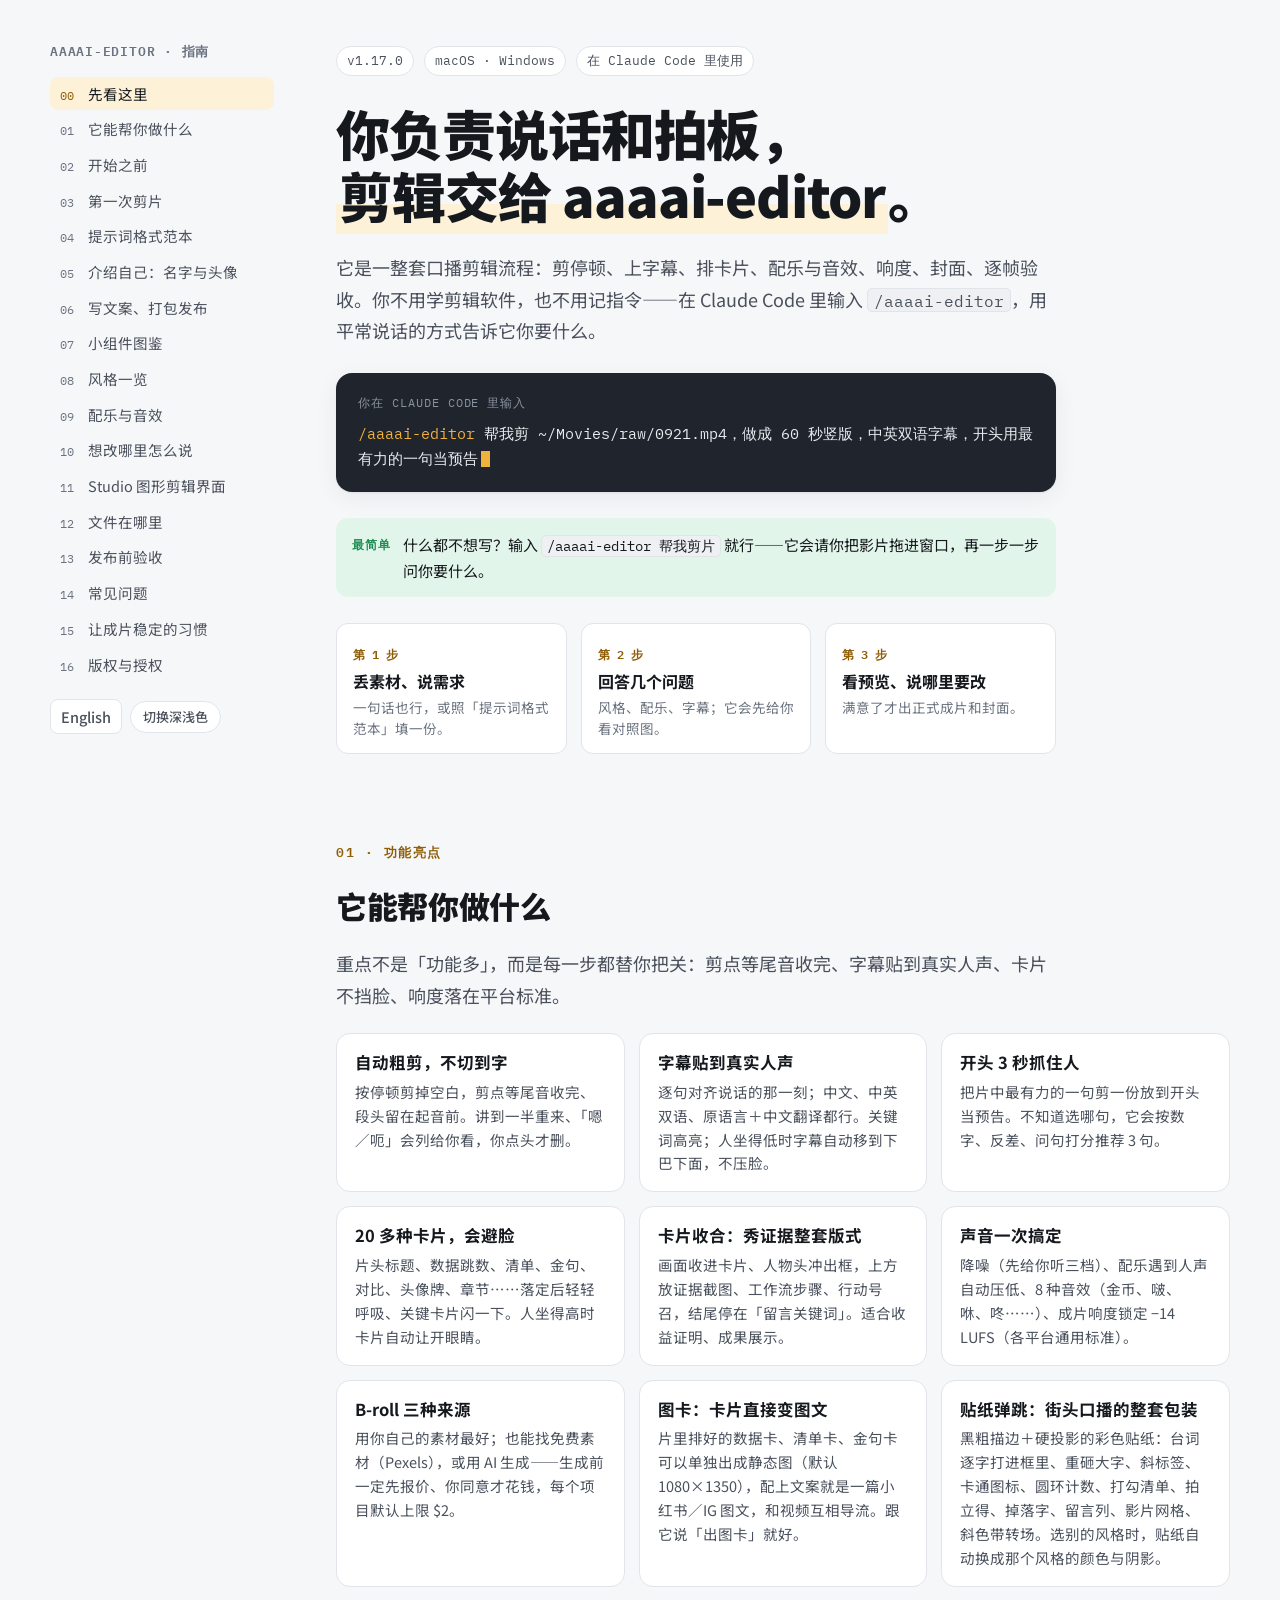
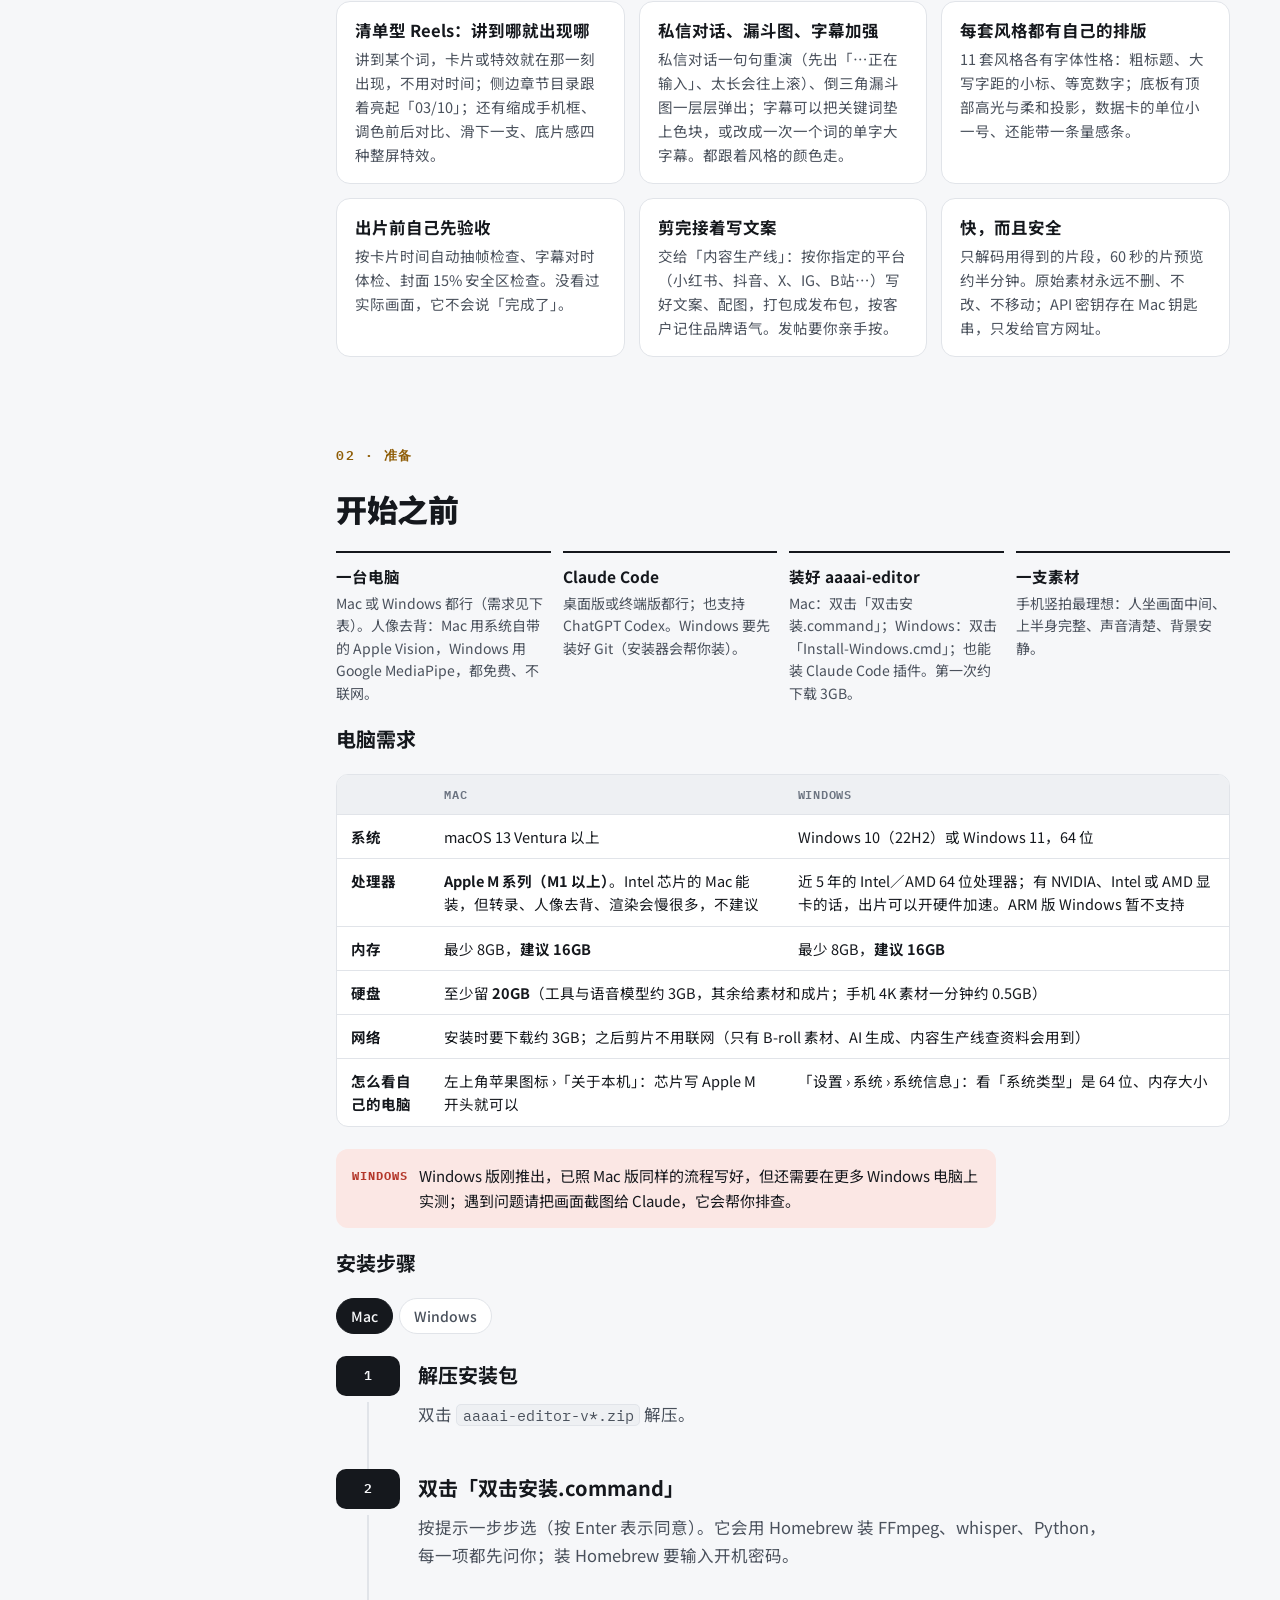
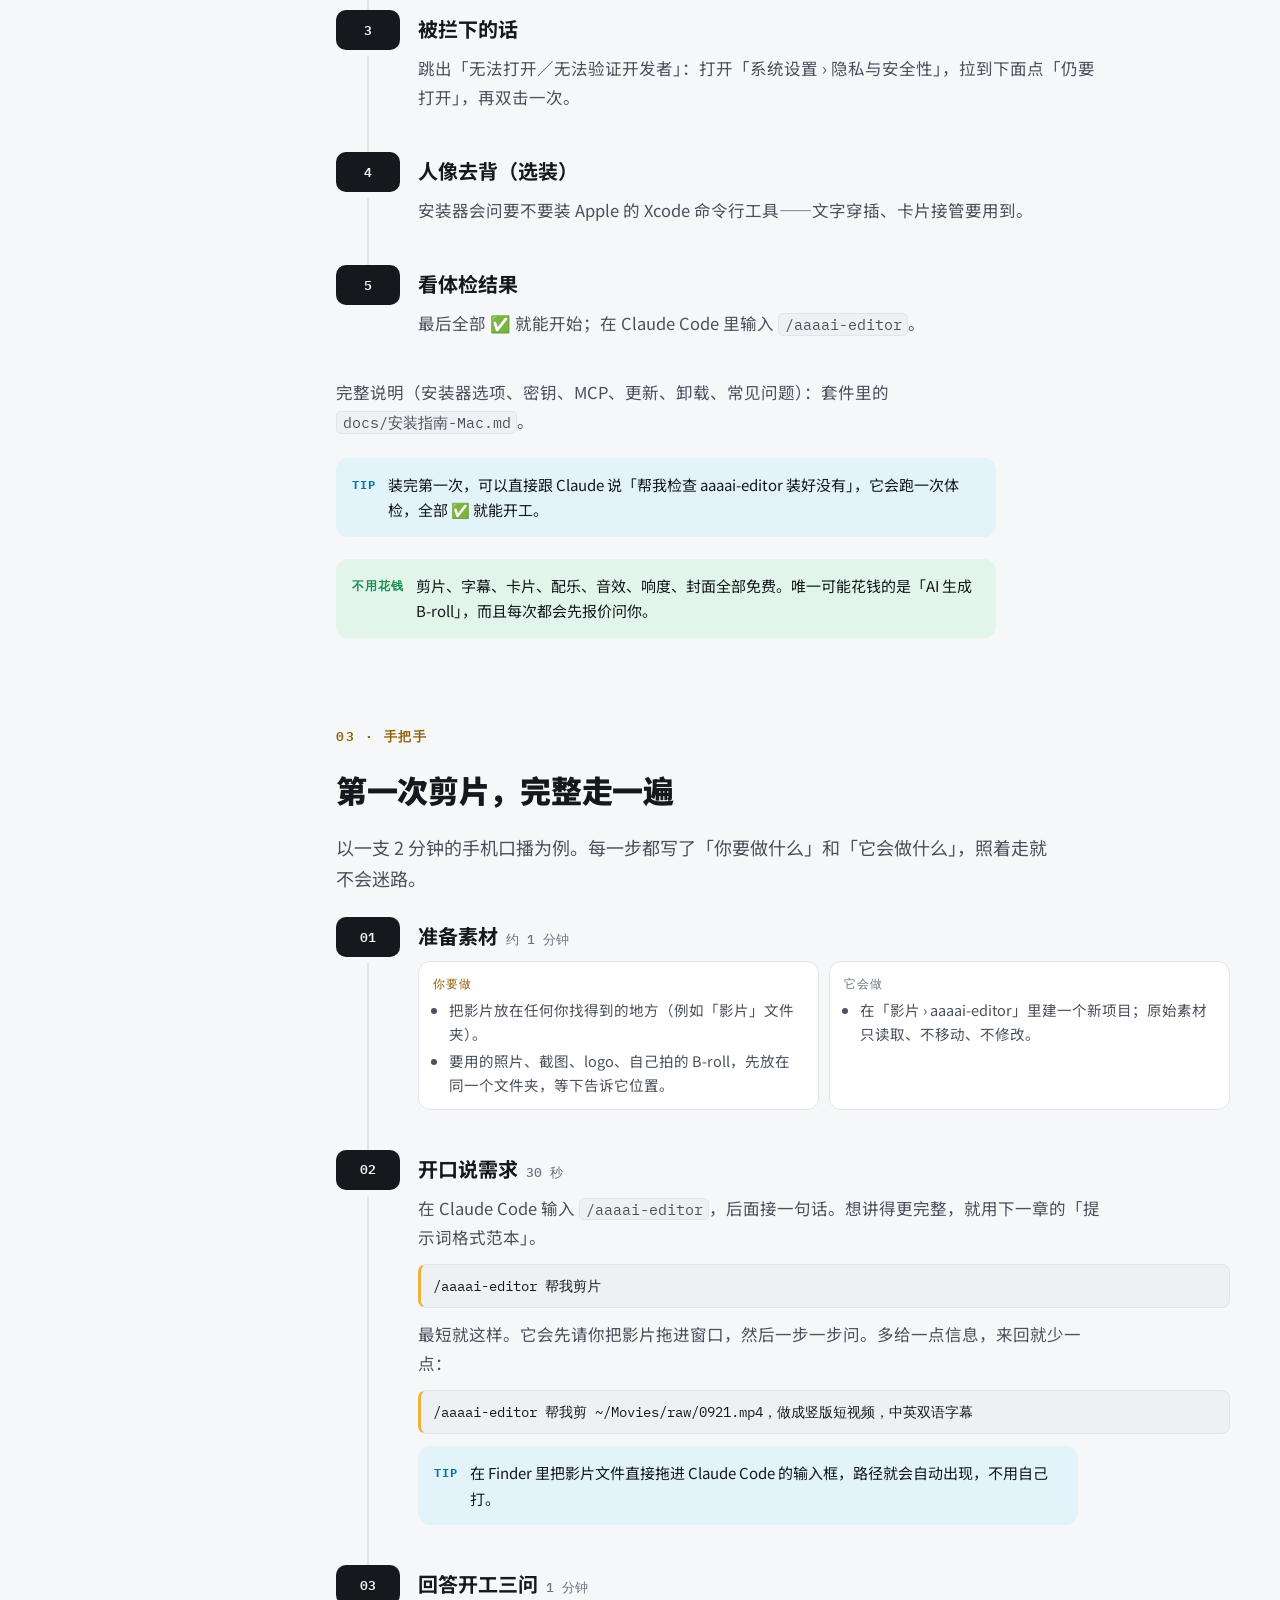
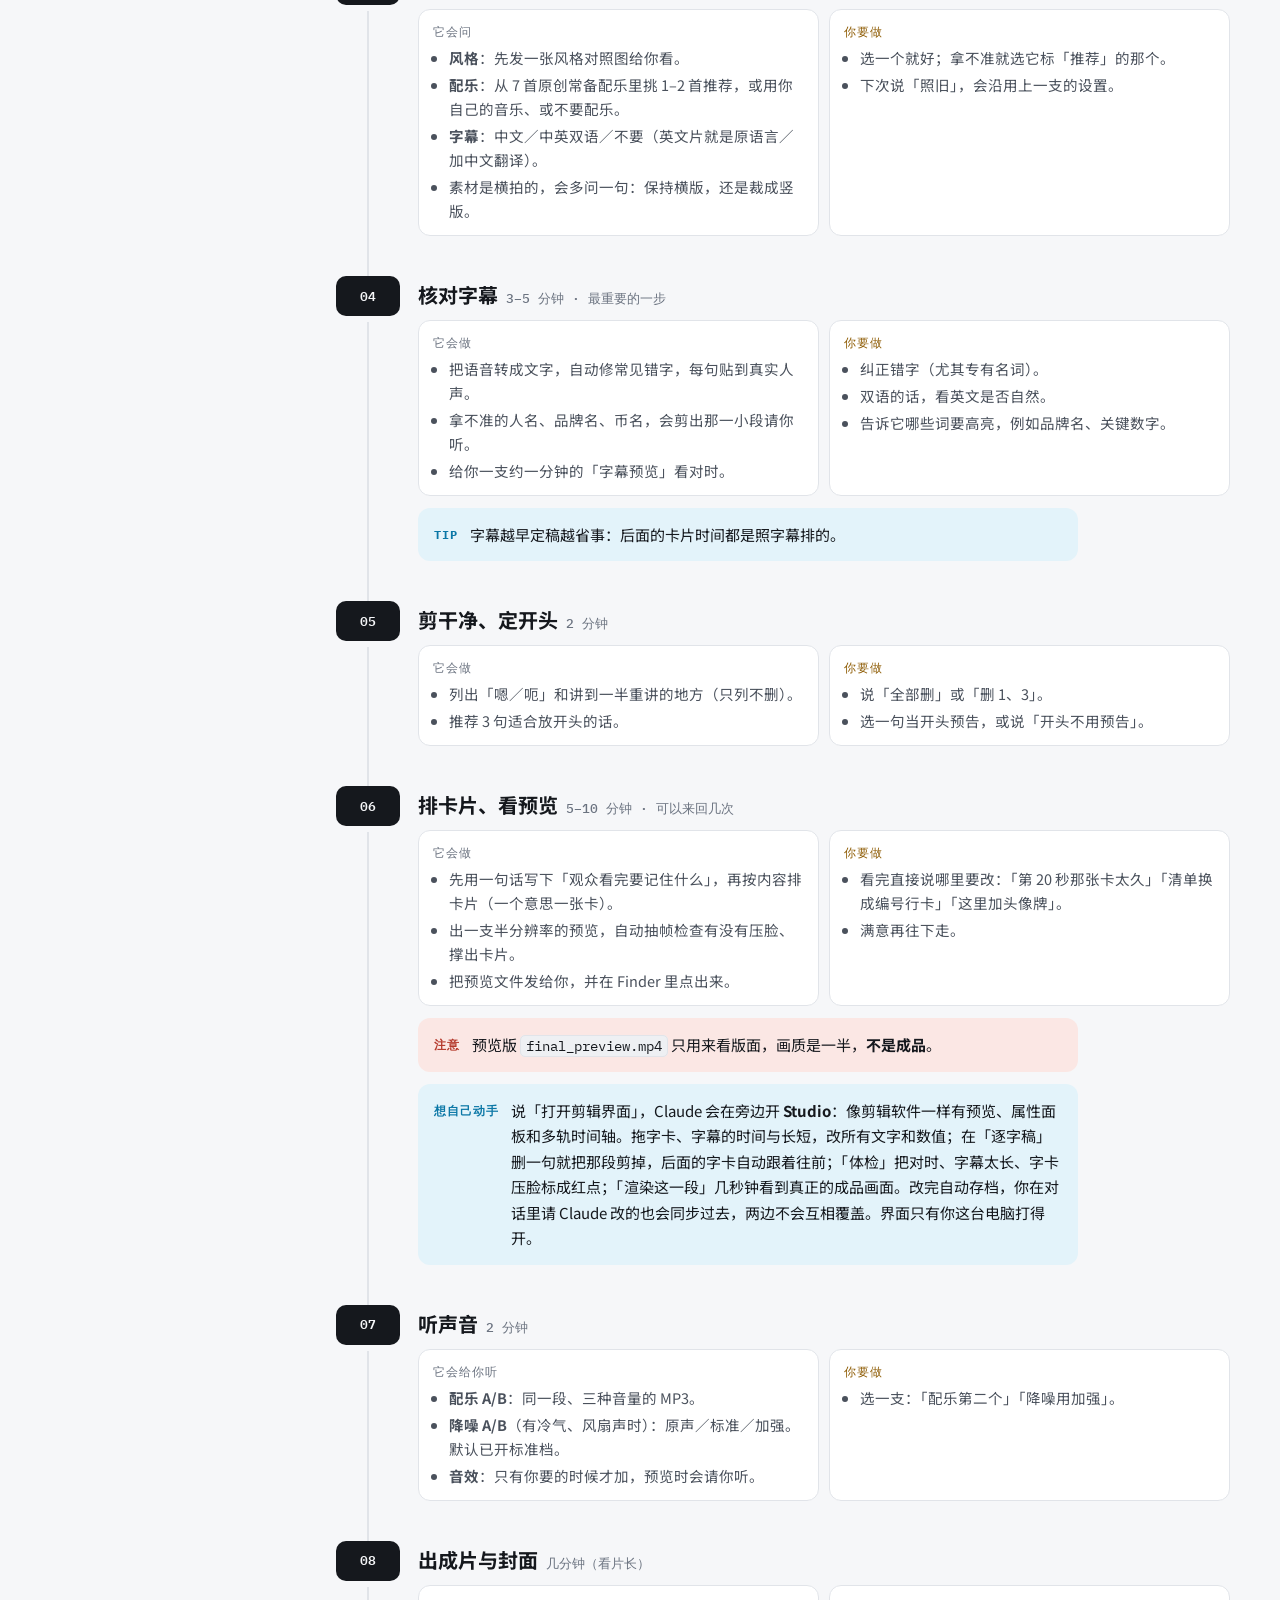
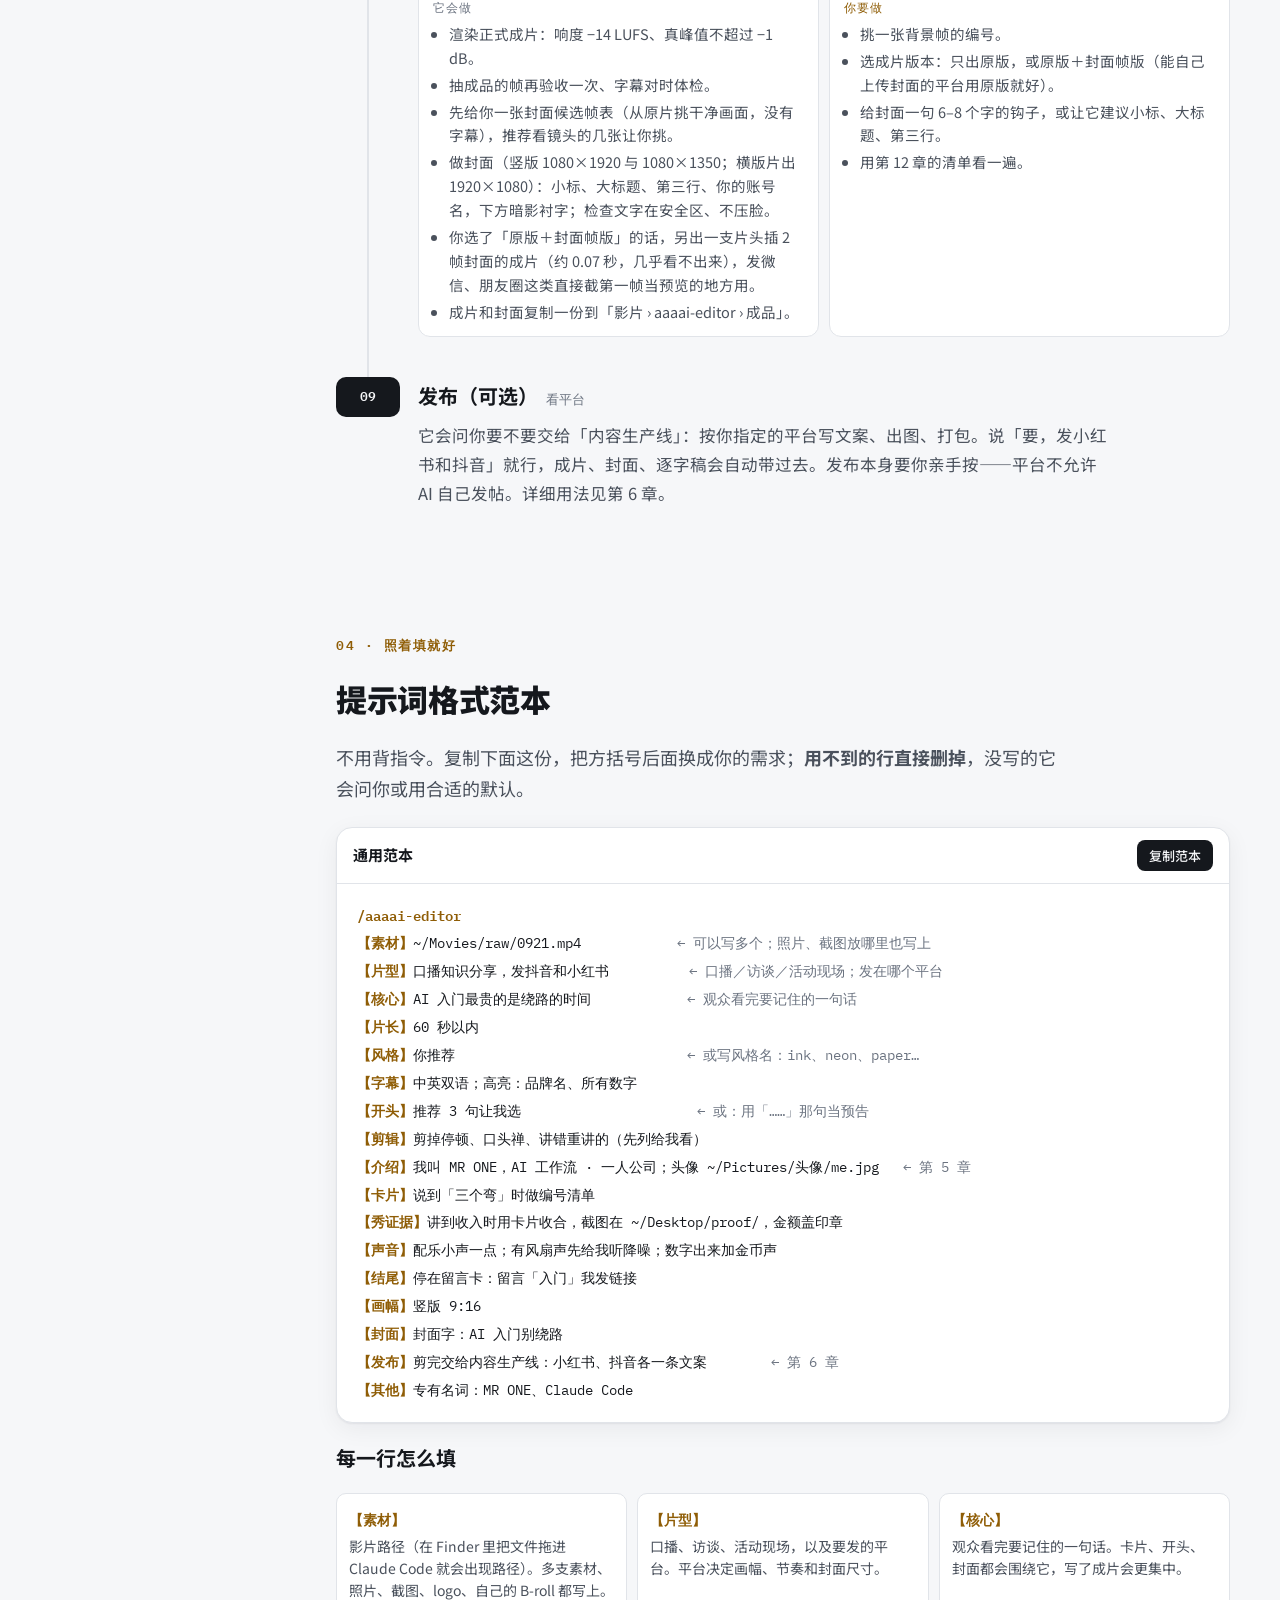
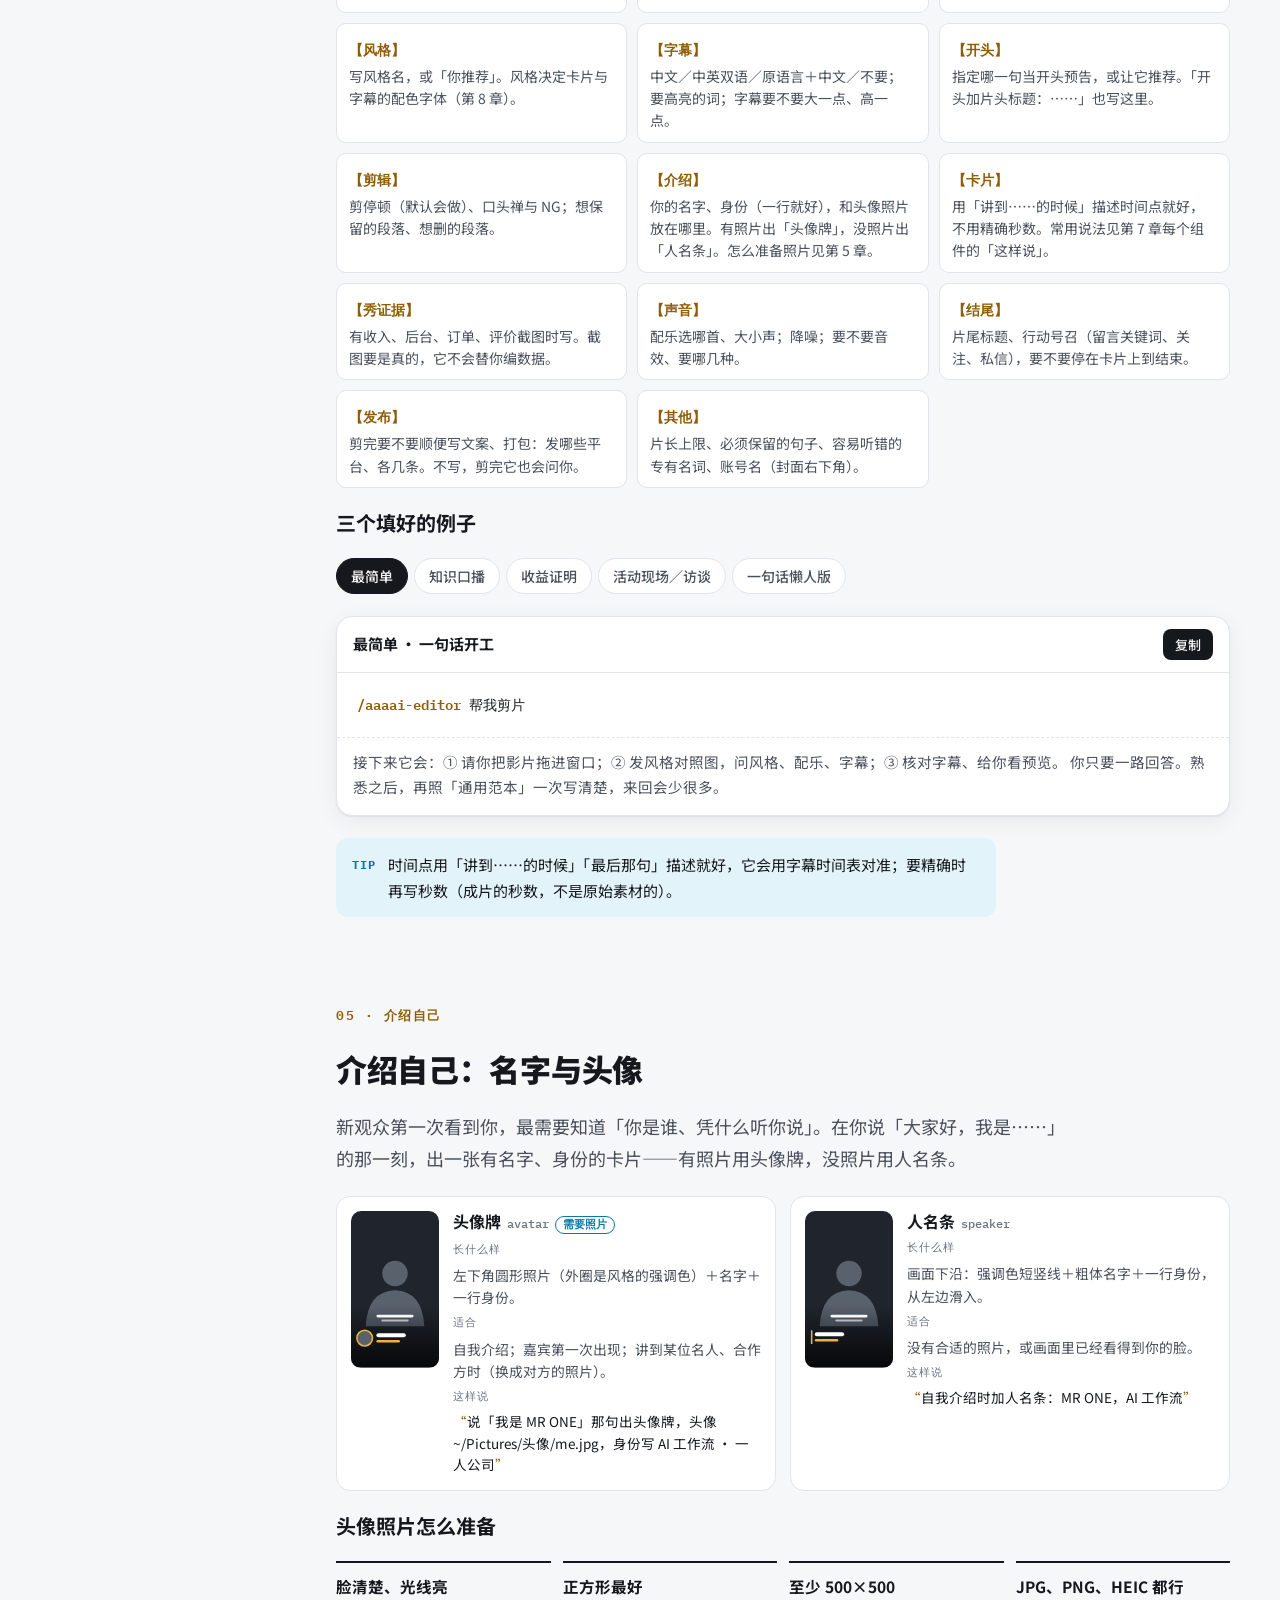
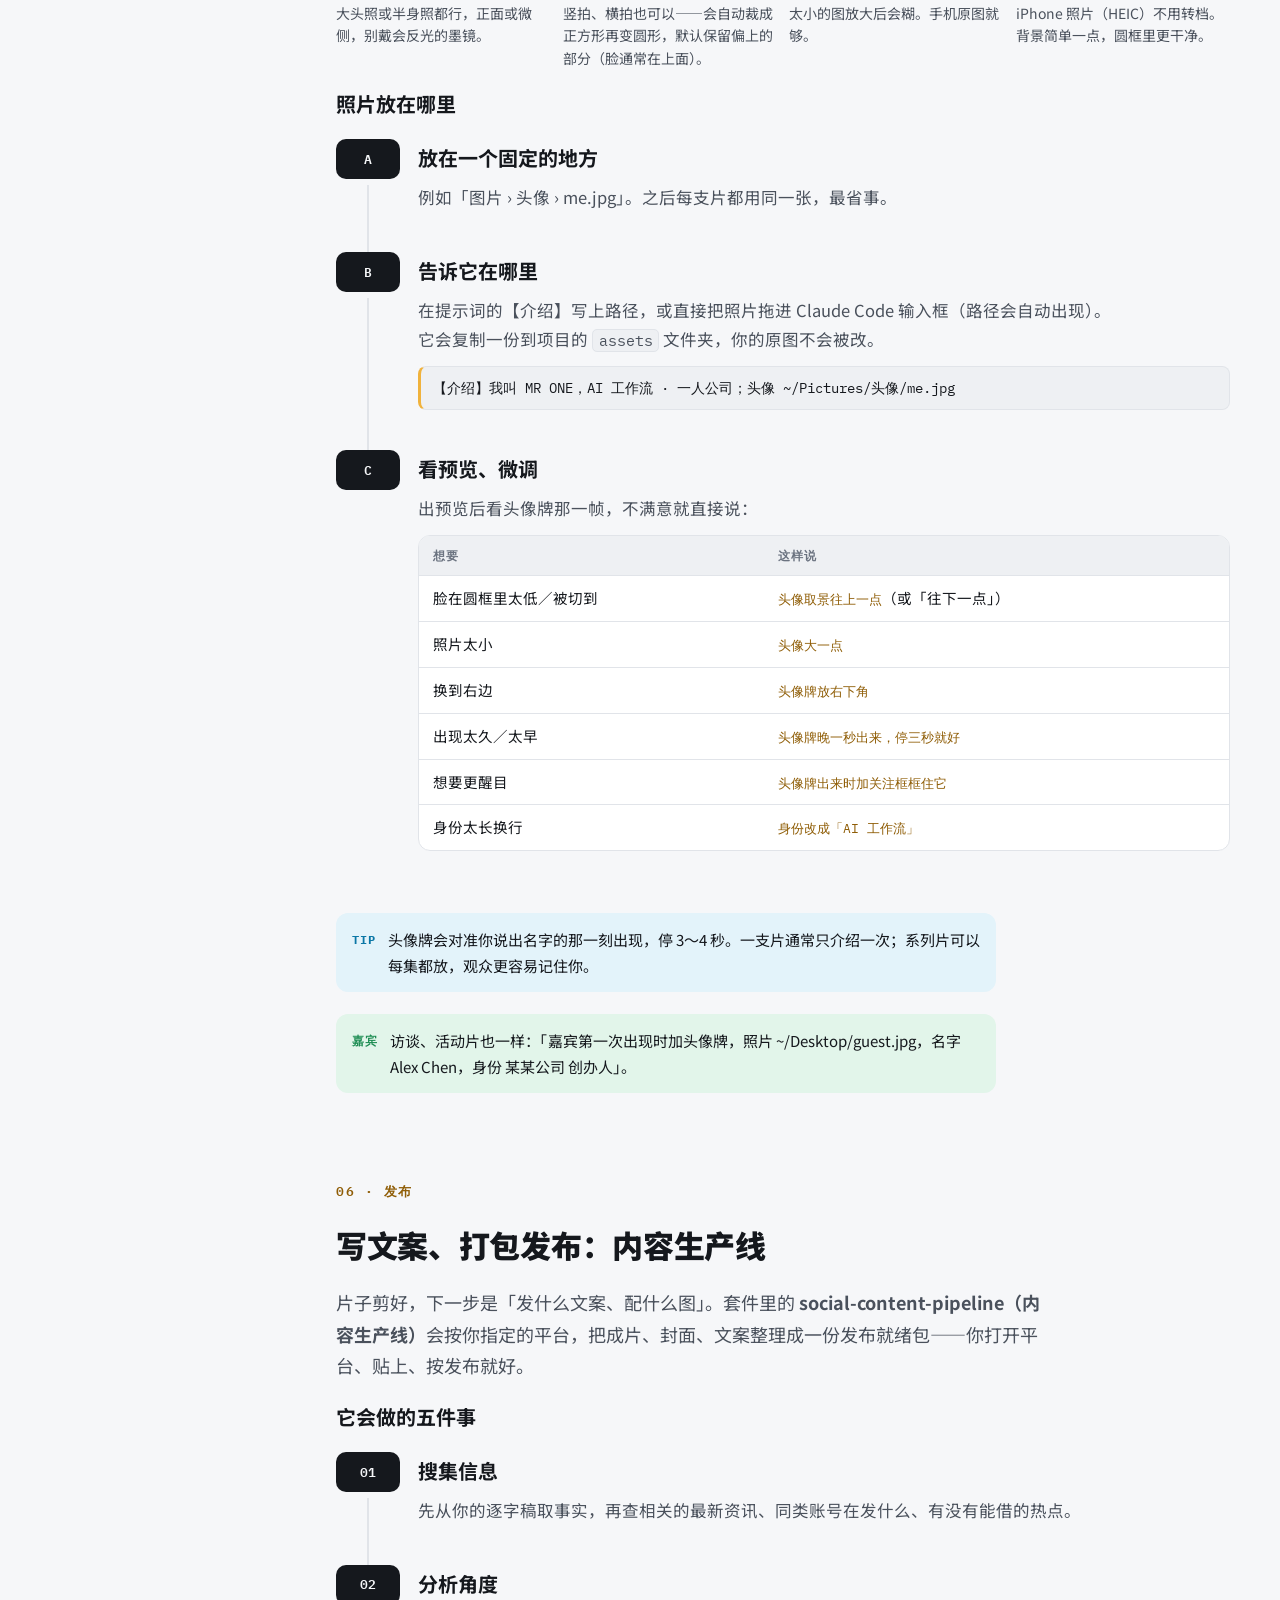
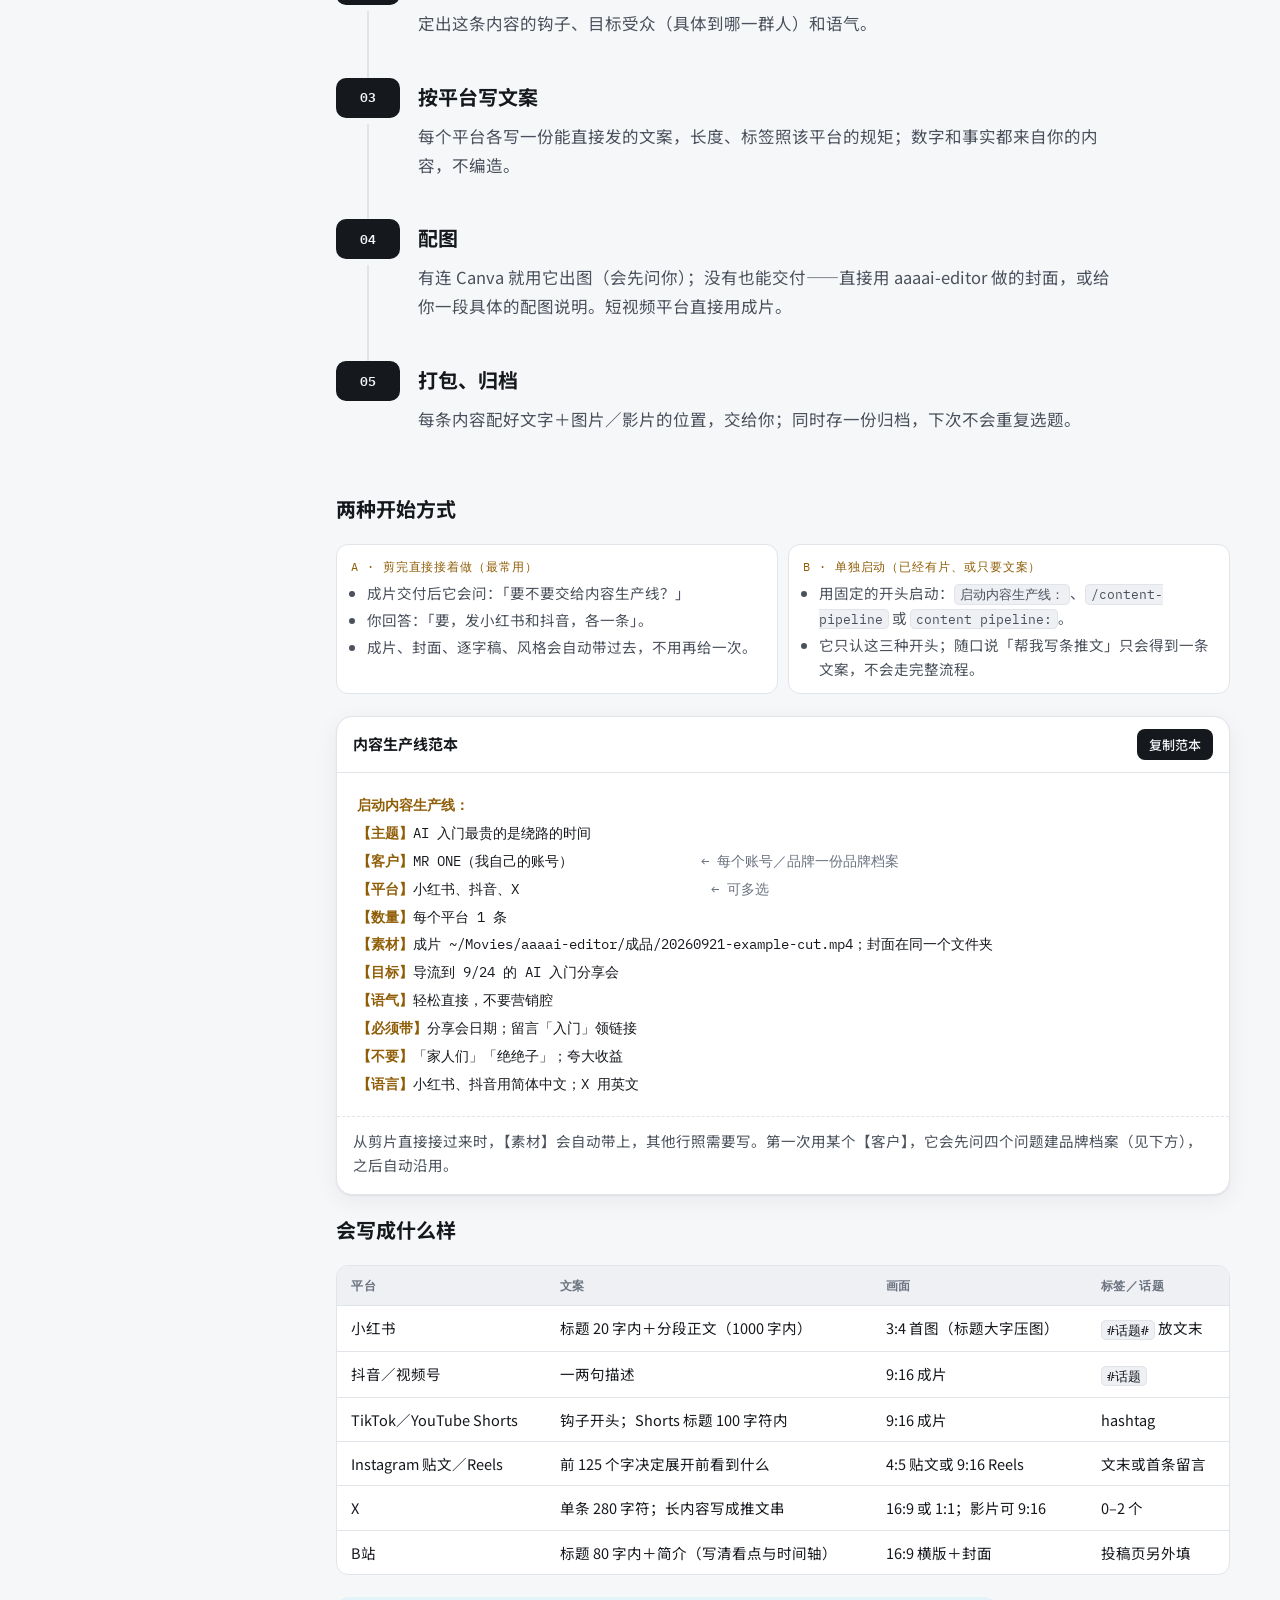
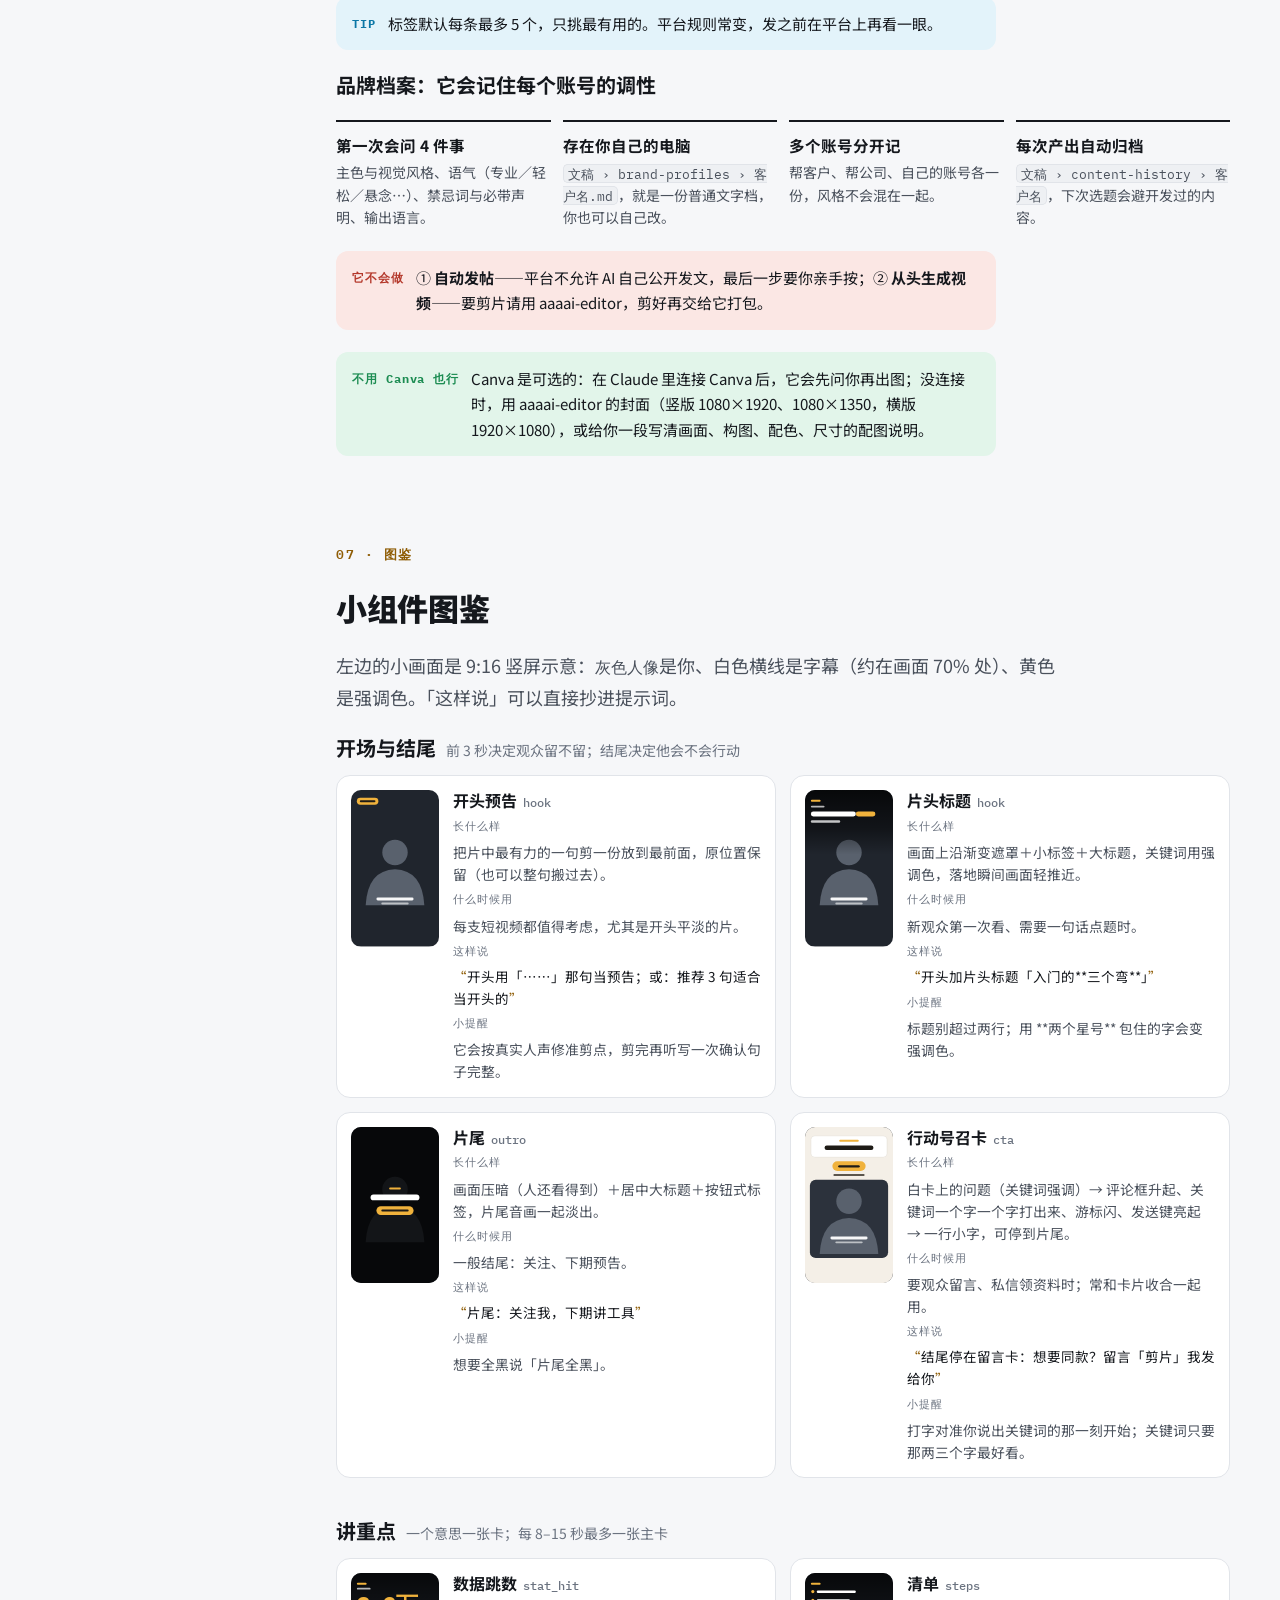
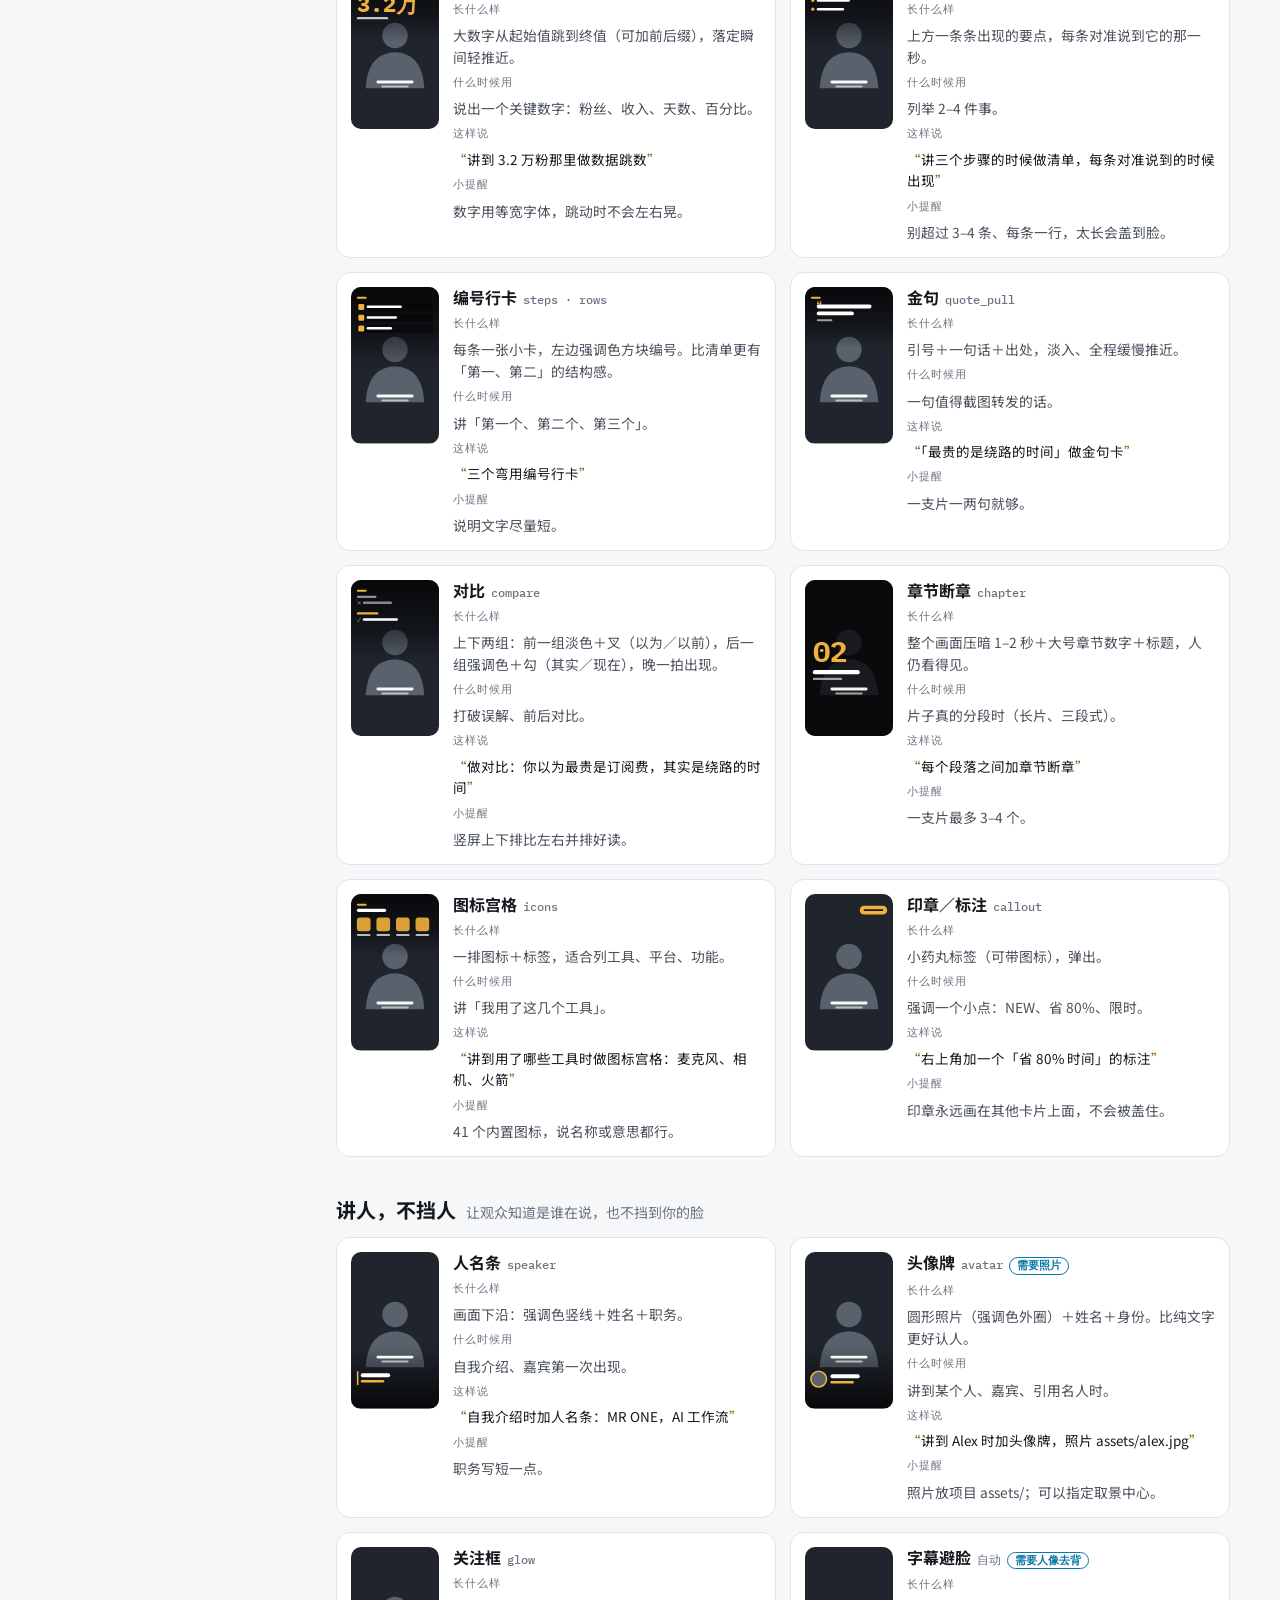
<file: docs/使用指南.html>
<!DOCTYPE html>
<html lang="zh-Hans">
<head>
<meta charset="utf-8">
<meta name="viewport" content="width=device-width, initial-scale=1">
<title>aaaai-editor 使用指南</title>
<script>try{var t=localStorage.getItem("aaaai-editor-guide-theme");if(t==="dark"||t==="light")document.documentElement.setAttribute("data-theme",t)}catch(e){}</script>
<link rel="preconnect" href="https://fonts.googleapis.com">
<link rel="preconnect" href="https://fonts.gstatic.com" crossorigin>
<link rel="stylesheet" href="https://fonts.googleapis.com/css2?family=IBM+Plex+Mono:wght@500;600&family=Noto+Sans+SC:wght@400;500;700;900&display=swap">
<style>
:root{
  --ground:#F6F7F9; --surface:#FFFFFF; --sunk:#EEF0F3; --ink:#15181D; --ink-2:#4A515C; --ink-3:#6B7380;
  --line:#E1E4E9; --accent:#F0B23C; --accent-ink:#8F5D06; --accent-soft:#FDF1D8;
  --cyan:#0B77A6; --cyan-soft:#E3F3FA; --green:#1C8C52; --green-soft:#E2F5EA; --red:#B4382B; --red-soft:#FBE7E4;
  --screen:#20252D; --screen-2:#2C323C; --face:#59616D; --paper:#F4EFE7; --cap:#FFFFFF;
  --shadow:0 1px 2px rgba(21,24,29,.06),0 6px 24px rgba(21,24,29,.06);
  --sans:"Noto Sans SC","PingFang SC","Hiragino Sans GB","Microsoft YaHei",system-ui,sans-serif;
  --mono:"IBM Plex Mono","SF Mono",Menlo,Consolas,monospace;
  color-scheme:light;
}
@media (prefers-color-scheme: dark){
  :root:not([data-theme="light"]){
    --ground:#0F1216; --surface:#161A20; --sunk:#1C2129; --ink:#E8EBEF; --ink-2:#A9B1BC; --ink-3:#848D99;
    --line:#272D36; --accent:#F0B23C; --accent-ink:#F4C35E; --accent-soft:#2E2412;
    --cyan:#4CC3F5; --cyan-soft:#10252F; --green:#46D98A; --green-soft:#10281B; --red:#F07B6B; --red-soft:#2E1714;
    --screen:#0B0D10; --screen-2:#1B2028; --face:#3E4550; --paper:#E9E3D8; --cap:#FFFFFF;
    --shadow:0 1px 2px rgba(0,0,0,.3),0 8px 28px rgba(0,0,0,.28);
    color-scheme:dark;
  }
}
:root[data-theme="dark"]{
  --ground:#0F1216; --surface:#161A20; --sunk:#1C2129; --ink:#E8EBEF; --ink-2:#A9B1BC; --ink-3:#848D99;
  --line:#272D36; --accent:#F0B23C; --accent-ink:#F4C35E; --accent-soft:#2E2412;
  --cyan:#4CC3F5; --cyan-soft:#10252F; --green:#46D98A; --green-soft:#10281B; --red:#F07B6B; --red-soft:#2E1714;
  --screen:#0B0D10; --screen-2:#1B2028; --face:#3E4550; --paper:#E9E3D8; --cap:#FFFFFF;
  --shadow:0 1px 2px rgba(0,0,0,.3),0 8px 28px rgba(0,0,0,.28);
  color-scheme:dark;
}
*{box-sizing:border-box}
:root{padding-top:env(safe-area-inset-top,0px);padding-bottom:env(safe-area-inset-bottom,0px)}
html{scroll-behavior:smooth}
@media (prefers-reduced-motion: reduce){html{scroll-behavior:auto}*{animation:none!important;transition:none!important}}
body{margin:0;background:var(--ground);color:var(--ink);font-family:var(--sans);font-size:16.5px;line-height:1.75;
  -webkit-font-smoothing:antialiased;padding:0 20px}
a{color:var(--cyan);text-underline-offset:3px}
a:focus-visible,button:focus-visible,summary:focus-visible,input:focus-visible{outline:2px solid var(--accent);outline-offset:2px;border-radius:4px}
code,kbd,.mono{font-family:var(--mono);font-size:.9em}
:not(pre)>code{background:var(--sunk);border:1px solid var(--line);padding:.05em .38em;border-radius:5px;white-space:nowrap}
h1,h2,h3,h4{text-wrap:balance;line-height:1.3;margin:0}
p{margin:0}
.wrap{max-width:1180px;margin:0 auto;display:grid;grid-template-columns:230px minmax(0,1fr);gap:56px;padding-block:40px 96px}

/* ---- 目录 ---- */
nav.toc{position:sticky;top:calc(env(safe-area-inset-top,0px) + 24px);align-self:start;max-height:calc(100vh - 48px);overflow:auto;padding-right:6px}
.toc .brand{font-family:var(--mono);font-weight:600;font-size:13px;letter-spacing:.06em;color:var(--ink-3);text-transform:uppercase;margin-bottom:14px}
.toc ol{list-style:none;margin:0;padding:0;display:flex;flex-direction:column;gap:2px}
.toc a{display:flex;gap:10px;align-items:baseline;padding:6px 10px;border-radius:8px;color:var(--ink-2);text-decoration:none;font-size:14.5px;line-height:1.45}
.toc a span{font-family:var(--mono);font-size:11.5px;color:var(--ink-3);min-width:18px}
.toc a:hover{background:var(--sunk);color:var(--ink)}
.toc a.on{background:var(--accent-soft);color:var(--ink)}
.toc a.on span{color:var(--accent-ink)}
.toc-tools{margin-top:18px;display:flex;flex-wrap:wrap;gap:8px;align-items:center}
.theme-btn,.lang-btn{font:500 13px var(--sans);line-height:1.4;color:var(--ink-2);background:var(--surface);border:1px solid var(--line);border-radius:999px;padding:6px 12px;cursor:pointer;text-decoration:none}
.theme-btn:hover,.lang-btn:hover{color:var(--ink);background:var(--sunk)}

main{min-width:0;display:flex;flex-direction:column;gap:88px}
section{scroll-margin-top:24px;display:flex;flex-direction:column;gap:22px}
.eyebrow{font-family:var(--mono);font-size:12.5px;font-weight:600;letter-spacing:.12em;text-transform:uppercase;color:var(--accent-ink)}
h2{font-size:31px;font-weight:900;letter-spacing:-.01em}
h3{font-size:20px;font-weight:700}
.lede{font-size:18px;color:var(--ink-2);max-width:40em}
.prose{max-width:42em;color:var(--ink-2);display:flex;flex-direction:column;gap:12px}
.prose strong{color:var(--ink)}
p.prose{display:block}

/* ---- 开头 ---- */
.hero{display:flex;flex-direction:column;gap:26px;padding-top:6px}
.hero .tag{display:flex;gap:10px;flex-wrap:wrap}
.chip{font-family:var(--mono);font-size:12.5px;padding:3px 10px;border:1px solid var(--line);border-radius:999px;color:var(--ink-2);background:var(--surface)}
.hero h1{font-size:clamp(34px,5.2vw,54px);font-weight:900;letter-spacing:-.02em;line-height:1.15}
.hero h1 em{font-style:normal;background:linear-gradient(transparent 62%,var(--accent-soft) 62%);padding:0 .06em}
.prompt-box{background:var(--screen);color:#E8EBEF;border-radius:16px;padding:20px 22px;font-family:var(--mono);font-size:15px;line-height:1.7;box-shadow:var(--shadow);max-width:720px}
.prompt-box .who{color:#8A93A0;font-size:12px;letter-spacing:.08em;text-transform:uppercase;margin-bottom:8px}
.prompt-box .cmd{color:var(--accent)}
.prompt-box .caret{display:inline-block;width:9px;height:1.1em;background:var(--accent);vertical-align:-3px;margin-left:3px;animation:blink 1.1s steps(1) infinite}
@keyframes blink{50%{opacity:0}}
.flow3{display:grid;grid-template-columns:repeat(3,1fr);gap:14px;max-width:720px}
.flow3 div{background:var(--surface);border:1px solid var(--line);border-radius:12px;padding:14px 16px}
.flow3 b{display:block;font-size:16px}
.flow3 small{color:var(--ink-3);font-size:13.5px;line-height:1.55;display:block;margin-top:2px}
.flow3 .n{font-family:var(--mono);font-size:12px;color:var(--accent-ink);font-weight:600}

/* ---- 亮点 ---- */
.feat{display:grid;grid-template-columns:repeat(auto-fill,minmax(250px,1fr));gap:14px}
.feat article{background:var(--surface);border:1px solid var(--line);border-radius:14px;padding:18px 18px 16px;display:flex;flex-direction:column;gap:6px}
.feat h3{font-size:16.5px}
.feat p{font-size:14.5px;color:var(--ink-2);line-height:1.65}
.feat .num{font-family:var(--mono);font-size:12px;color:var(--ink-3)}

/* ---- 提示 ---- */
.note{border-radius:12px;padding:14px 16px;font-size:15px;line-height:1.7;display:flex;gap:12px;max-width:44em}
.note b.k{font-family:var(--mono);font-size:11.5px;letter-spacing:.08em;flex:none;padding-top:3px}
.note.tip{background:var(--cyan-soft);color:var(--ink)} .note.tip b.k{color:var(--cyan)}
.note.ok{background:var(--green-soft);color:var(--ink)} .note.ok b.k{color:var(--green)}
.note.warn{background:var(--red-soft);color:var(--ink)} .note.warn b.k{color:var(--red)}

/* ---- 准备 ---- */
.need{display:grid;grid-template-columns:repeat(auto-fill,minmax(210px,1fr));gap:12px}
.need div{border-top:2px solid var(--ink);padding-top:10px}
.need b{display:block;font-size:15.5px}
.need span{font-size:14px;color:var(--ink-2);line-height:1.6;display:block;margin-top:2px}
.need code,.lane code,.fields code{white-space:normal;overflow-wrap:anywhere}

/* ---- 步骤 ---- */
.steps{display:flex;flex-direction:column;gap:0;counter-reset:s}
.step{display:grid;grid-template-columns:64px minmax(0,1fr);gap:0 18px;position:relative}
.step:not(:last-child)::before{content:"";position:absolute;left:31px;top:46px;bottom:0;width:2px;background:var(--line)}
.step .dot{width:64px;height:40px;border-radius:10px;background:var(--ink);color:var(--ground);font-family:var(--mono);font-weight:600;font-size:13px;display:flex;align-items:center;justify-content:center;position:relative;z-index:1}
.step .body{padding-bottom:40px;display:flex;flex-direction:column;gap:12px;min-width:0}
.step h3{padding-top:6px}
.step .time{font-family:var(--mono);font-size:12.5px;color:var(--ink-3);margin-left:8px;font-weight:500}
.lanes{display:grid;grid-template-columns:repeat(auto-fit,minmax(220px,1fr));gap:10px}
.lane{background:var(--surface);border:1px solid var(--line);border-radius:12px;padding:12px 14px}
.lane .l{font-family:var(--mono);font-size:11.5px;letter-spacing:.08em;color:var(--ink-3);text-transform:uppercase;margin-bottom:4px}
.lane.you .l{color:var(--accent-ink)}
.lane ul{margin:0;padding-left:1.1em;font-size:14.5px;color:var(--ink-2);line-height:1.65}
.lane li+li{margin-top:3px}
.say{font-family:var(--mono);font-size:14px;background:var(--sunk);border:1px solid var(--line);border-left:3px solid var(--accent);border-radius:8px;padding:9px 12px;color:var(--ink);overflow-x:auto}

/* ---- 范本 ---- */
.tpl{background:var(--surface);border:1px solid var(--line);border-radius:16px;overflow:hidden;box-shadow:var(--shadow)}
.tpl-head{display:flex;justify-content:space-between;align-items:center;gap:12px;padding:12px 16px;border-bottom:1px solid var(--line);flex-wrap:wrap}
.tpl-head b{font-size:15px}
.copy{font:500 13px var(--sans);background:var(--ink);color:var(--ground);border:0;border-radius:8px;padding:6px 12px;cursor:pointer}
.copy.done{background:var(--green)}
pre{margin:0;padding:18px 20px;overflow-x:auto;font-family:var(--mono);font-size:14px;line-height:1.85;color:var(--ink);white-space:pre}
pre .f{color:var(--accent-ink);font-weight:600}
pre .c{color:var(--ink-3)}
.fields{display:grid;grid-template-columns:repeat(auto-fill,minmax(260px,1fr));gap:10px}
.fields div{padding:10px 12px;border:1px solid var(--line);border-radius:10px;background:var(--surface)}
.fields b{font-family:var(--mono);font-size:13.5px;color:var(--accent-ink)}
.fields p{font-size:14px;color:var(--ink-2);line-height:1.6;margin-top:2px}
.tabs{display:flex;gap:6px;flex-wrap:wrap}
.tabs button{font:500 14px var(--sans);padding:7px 14px;border-radius:999px;border:1px solid var(--line);background:var(--surface);color:var(--ink-2);cursor:pointer}
.tabs button[aria-selected="true"]{background:var(--ink);color:var(--ground);border-color:var(--ink)}
.tabpanel[hidden]{display:none}
.why{font-size:14.5px;color:var(--ink-2);padding:12px 16px 16px;border-top:1px dashed var(--line);line-height:1.7}

/* ---- 图鉴 ---- */
.gal-group{display:flex;flex-direction:column;gap:14px}
.gal-group>h3{display:flex;align-items:baseline;gap:10px}
.gal-group>h3 small{font-weight:400;font-size:14px;color:var(--ink-3)}
.gal{display:grid;grid-template-columns:repeat(auto-fill,minmax(300px,1fr));gap:14px}
.w{background:var(--surface);border:1px solid var(--line);border-radius:14px;padding:14px;display:grid;grid-template-columns:88px minmax(0,1fr);gap:14px;align-items:start}
.w svg{width:88px;height:auto;display:block;border-radius:10px}
.w h4{font-size:16px;display:flex;flex-wrap:wrap;gap:6px;align-items:baseline}
.w h4 code{font-size:12px;font-weight:500;color:var(--ink-3);background:none;border:0;padding:0}
.w dl{margin:6px 0 0;display:flex;flex-direction:column;gap:5px}
.w dt{font-family:var(--mono);font-size:11px;letter-spacing:.08em;color:var(--ink-3);text-transform:uppercase}
.w dd{margin:0;font-size:13.8px;color:var(--ink-2);line-height:1.6}
.w dd.s{color:var(--ink);font-size:13.5px}
.w dd.s::before{content:"“";color:var(--accent-ink)} .w dd.s::after{content:"”";color:var(--accent-ink)}
.badge{font-family:var(--mono);font-size:10.5px;padding:1px 7px;border-radius:999px;border:1px solid var(--line);color:var(--ink-3)}
.badge.req{border-color:var(--cyan);color:var(--cyan)}
.w.wide{grid-column:1/-1}

/* ---- 表格 ---- */
.tbl{overflow-x:auto;border:1px solid var(--line);border-radius:12px;background:var(--surface)}
table{border-collapse:collapse;width:100%;font-size:14.5px;min-width:560px}
th,td{text-align:left;padding:10px 14px;border-bottom:1px solid var(--line);vertical-align:top;line-height:1.6}
th{font-size:12px;font-family:var(--mono);letter-spacing:.06em;color:var(--ink-3);font-weight:600;background:var(--sunk);text-transform:uppercase}
tr:last-child td{border-bottom:0}
td .mono{font-size:13px;color:var(--accent-ink)}

/* ---- 风格 ---- */
.styles{display:grid;grid-template-columns:repeat(auto-fill,minmax(200px,1fr));gap:12px}
.sty{border:1px solid var(--line);border-radius:12px;overflow:hidden;background:var(--surface)}
.sty .sw{height:62px;display:flex;align-items:flex-end;gap:6px;padding:10px 12px}
.sty .sw i{width:18px;height:18px;border-radius:50%;display:block;box-shadow:0 0 0 2px rgba(255,255,255,.35)}
.sty .sw b{margin-left:auto;font-family:var(--mono);font-size:13px}
.sty div.t{padding:10px 12px 12px;font-size:13.8px;color:var(--ink-2);line-height:1.55}
.sty div.t code{font-size:13px}

/* ---- 清单 ---- */
.check{display:flex;flex-direction:column;gap:8px;max-width:44em}
.check label{display:flex;gap:12px;align-items:flex-start;background:var(--surface);border:1px solid var(--line);border-radius:10px;padding:11px 14px;cursor:pointer;font-size:15px;line-height:1.6}
.check input{margin-top:5px;accent-color:var(--green);width:16px;height:16px;flex:none}
.check label:has(input:checked){color:var(--ink-3)}
.check label:has(input:checked) b{text-decoration:line-through}

details{background:var(--surface);border:1px solid var(--line);border-radius:12px;padding:0 16px}
details+details{margin-top:8px}
summary{cursor:pointer;padding:13px 0;font-weight:700;font-size:15.5px;list-style:none;display:flex;justify-content:space-between;gap:10px}
summary::-webkit-details-marker{display:none}
summary::after{content:"+";font-family:var(--mono);color:var(--ink-3)}
details[open] summary::after{content:"−"}
details .a{padding-bottom:14px;font-size:15px;color:var(--ink-2);line-height:1.75;display:flex;flex-direction:column;gap:8px}
.faq{max-width:48em}

.rules{counter-reset:r;display:grid;grid-template-columns:repeat(auto-fill,minmax(280px,1fr));gap:12px}
.rules div{counter-increment:r;background:var(--surface);border:1px solid var(--line);border-radius:12px;padding:14px 16px 14px 52px;position:relative;font-size:14.8px;color:var(--ink-2);line-height:1.65}
.rules div::before{content:counter(r);position:absolute;left:16px;top:13px;font-family:var(--mono);font-weight:600;color:var(--accent-ink);font-size:18px}
.rules b{color:var(--ink);display:block;font-size:15.5px}
footer{color:var(--ink-3);font-size:13.5px;border-top:1px solid var(--line);padding-top:20px;display:flex;flex-direction:column;gap:4px}

@media (max-width:900px){
  .wrap{grid-template-columns:1fr;gap:28px;padding-block:20px 72px}
  nav.toc{position:static;max-height:none;overflow:visible;padding:0}
  .toc ol{flex-direction:row;overflow-x:auto;gap:6px;padding-bottom:6px}
  .toc a{white-space:nowrap;border:1px solid var(--line);background:var(--surface)}
  .toc-tools{margin-top:10px}
  main{gap:64px}
  h2{font-size:26px}
}
@media (max-width:560px){
  body{padding:0 16px;font-size:16px}
  .flow3{grid-template-columns:1fr}
  .step{grid-template-columns:44px minmax(0,1fr);gap:0 12px}
  .step .dot{width:44px;height:34px;font-size:11.5px}
  .step:not(:last-child)::before{left:21px}
  .w{grid-template-columns:72px minmax(0,1fr)}
  .w svg{width:72px}
  pre{font-size:13px;padding:14px}
}
@media print{
  body{background:#fff;padding:0;font-size:12.5pt}
  .wrap{display:block;padding:0}
  nav.toc,.toc-tools,.copy,.tabs{display:none}
  .tabpanel[hidden]{display:block}
  section{break-inside:auto} .w,.step,.tpl,.feat article,.rules div,details{break-inside:avoid}
  details{border:0;padding:0} details .a{display:flex}
  main{gap:36px}
  .prompt-box{box-shadow:none}
}
.kbd{font-family:var(--mono);font-size:12px;border:1px solid var(--line,#ccc);border-bottom-width:2px;border-radius:4px;padding:0 5px;white-space:nowrap}
</style>
</head>
<body>
<div class="wrap">
<nav class="toc" aria-label="目录">
  <div class="brand">aaaai-editor · 指南</div>
  <ol>
    <li><a href="#start"><span>00</span>先看这里</a></li>
    <li><a href="#features"><span>01</span>它能帮你做什么</a></li>
    <li><a href="#prepare"><span>02</span>开始之前</a></li>
    <li><a href="#walk"><span>03</span>第一次剪片</a></li>
    <li><a href="#template"><span>04</span>提示词格式范本</a></li>
    <li><a href="#intro"><span>05</span>介绍自己：名字与头像</a></li>
    <li><a href="#publish"><span>06</span>写文案、打包发布</a></li>
    <li><a href="#gallery"><span>07</span>小组件图鉴</a></li>
    <li><a href="#styles"><span>08</span>风格一览</a></li>
    <li><a href="#sound"><span>09</span>配乐与音效</a></li>
    <li><a href="#edit"><span>10</span>想改哪里怎么说</a></li>
    <li><a href="#studio"><span>11</span>Studio 图形剪辑界面</a></li>
    <li><a href="#files"><span>12</span>文件在哪里</a></li>
    <li><a href="#qa"><span>13</span>发布前验收</a></li>
    <li><a href="#faq"><span>14</span>常见问题</a></li>
    <li><a href="#habits"><span>15</span>让成片稳定的习惯</a></li>
    <li><a href="#license"><span>16</span>版权与授权</a></li>
  </ol>
  <div class="toc-tools">
    <a class="lang-btn" id="langBtn" href="User-Guide.html" hreflang="en" lang="en">English</a>
    <button class="theme-btn" id="themeBtn" type="button">切换深浅色</button>
  </div>
</nav>

<main>
<!-- 00 -->
<section id="start" class="hero">
  <div class="tag"><span class="chip">v1.17.0</span><span class="chip">macOS · Windows</span><span class="chip">在 Claude Code 里使用</span></div>
  <h1>你负责说话和拍板，<br><em>剪辑交给 aaaai-editor</em>。</h1>
  <p class="lede">它是一整套口播剪辑流程：剪停顿、上字幕、排卡片、配乐与音效、响度、封面、逐帧验收。你不用学剪辑软件，也不用记指令——在 Claude Code 里输入 <code>/aaaai-editor</code>，用平常说话的方式告诉它你要什么。</p>
  <div class="prompt-box" aria-label="示例：只要一句话">
    <div class="who">你在 Claude Code 里输入</div>
    <span class="cmd">/aaaai-editor</span> 帮我剪 ~/Movies/raw/0921.mp4，做成 60 秒竖版，中英双语字幕，开头用最有力的一句当预告<span class="caret" aria-hidden="true"></span>
  </div>
  <div class="note ok" style="max-width:720px"><b class="k">最简单</b><span>什么都不想写？输入 <code>/aaaai-editor 帮我剪片</code> 就行——它会请你把影片拖进窗口，再一步一步问你要什么。</span></div>
  <div class="flow3">
    <div><span class="n">第 1 步</span><b>丢素材、说需求</b><small>一句话也行，或照「提示词格式范本」填一份。</small></div>
    <div><span class="n">第 2 步</span><b>回答几个问题</b><small>风格、配乐、字幕；它会先给你看对照图。</small></div>
    <div><span class="n">第 3 步</span><b>看预览、说哪里要改</b><small>满意了才出正式成片和封面。</small></div>
  </div>
</section>

<!-- 01 -->
<section id="features">
  <div class="eyebrow">01 · 功能亮点</div>
  <h2>它能帮你做什么</h2>
  <p class="lede">重点不是「功能多」，而是每一步都替你把关：剪点等尾音收完、字幕贴到真实人声、卡片不挡脸、响度落在平台标准。</p>
  <div class="feat">
    <article><h3>自动粗剪，不切到字</h3><p>按停顿剪掉空白，剪点等尾音收完、段头留在起音前。讲到一半重来、「嗯／呃」会列给你看，你点头才删。</p></article>
    <article><h3>字幕贴到真实人声</h3><p>逐句对齐说话的那一刻；中文、中英双语、原语言＋中文翻译都行。关键词高亮；人坐得低时字幕自动移到下巴下面，不压脸。</p></article>
    <article><h3>开头 3 秒抓住人</h3><p>把片中最有力的一句剪一份放到开头当预告。不知道选哪句，它会按数字、反差、问句打分推荐 3 句。</p></article>
    <article><h3>20 多种卡片，会避脸</h3><p>片头标题、数据跳数、清单、金句、对比、头像牌、章节……落定后轻轻呼吸、关键卡片闪一下。人坐得高时卡片自动让开眼睛。</p></article>
    <article><h3>卡片收合：秀证据整套版式</h3><p>画面收进卡片、人物头冲出框，上方放证据截图、工作流步骤、行动号召，结尾停在「留言关键词」。适合收益证明、成果展示。</p></article>
    <article><h3>声音一次搞定</h3><p>降噪（先给你听三档）、配乐遇到人声自动压低、8 种音效（金币、啵、咻、咚……）、成片响度锁定 −14 LUFS（各平台通用标准）。</p></article>
    <article><h3>B-roll 三种来源</h3><p>用你自己的素材最好；也能找免费素材（Pexels），或用 AI 生成——生成前一定先报价、你同意才花钱，每个项目默认上限 $2。</p></article>
    <article><h3>图卡：卡片直接变图文</h3><p>片里排好的数据卡、清单卡、金句卡可以单独出成静态图（默认 1080×1350），配上文案就是一篇小红书／IG 图文，和视频互相导流。跟它说「出图卡」就好。</p></article>
    <article><h3>贴纸弹跳：街头口播的整套包装</h3><p>黑粗描边＋硬投影的彩色贴纸：台词逐字打进框里、重砸大字、斜标签、卡通图标、圆环计数、打勾清单、拍立得、掉落字、留言列、影片网格、斜色带转场。选别的风格时，贴纸自动换成那个风格的颜色与阴影。</p></article>
    <article><h3>清单型 Reels：讲到哪就出现哪</h3><p>讲到某个词，卡片或特效就在那一刻出现，不用对时间；侧边章节目录跟着亮起「03/10」；还有缩成手机框、调色前后对比、滑下一支、底片感四种整屏特效。</p></article>
    <article><h3>私信对话、漏斗图、字幕加强</h3><p>私信对话一句句重演（先出「…正在输入」、太长会往上滚）、倒三角漏斗图一层层弹出；字幕可以把关键词垫上色块，或改成一次一个词的单字大字幕。都跟着风格的颜色走。</p></article>
    <article><h3>每套风格都有自己的排版</h3><p>11 套风格各有字体性格：粗标题、大写字距的小标、等宽数字；底板有顶部高光与柔和投影，数据卡的单位小一号、还能带一条量感条。</p></article>
    <article><h3>出片前自己先验收</h3><p>按卡片时间自动抽帧检查、字幕对时体检、封面 15% 安全区检查。没看过实际画面，它不会说「完成了」。</p></article>
    <article><h3>剪完接着写文案</h3><p>交给「内容生产线」：按你指定的平台（小红书、抖音、X、IG、B站…）写好文案、配图，打包成发布包，按客户记住品牌语气。发帖要你亲手按。</p></article>
    <article><h3>快，而且安全</h3><p>只解码用得到的片段，60 秒的片预览约半分钟。原始素材永远不删、不改、不移动；API 密钥存在 Mac 钥匙串，只发给官方网址。</p></article>
  </div>
</section>

<!-- 02 -->
<section id="prepare">
  <div class="eyebrow">02 · 准备</div>
  <h2>开始之前</h2>
  <div class="need">
    <div><b>一台电脑</b><span>Mac 或 Windows 都行（需求见下表）。人像去背：Mac 用系统自带的 Apple Vision，Windows 用 Google MediaPipe，都免费、不联网。</span></div>
    <div><b>Claude Code</b><span>桌面版或终端版都行；也支持 ChatGPT Codex。Windows 要先装好 Git（安装器会帮你装）。</span></div>
    <div><b>装好 aaaai-editor</b><span>Mac：双击「双击安装.command」；Windows：双击「Install-Windows.cmd」；也能装 Claude Code 插件。第一次约下载 3GB。</span></div>
    <div><b>一支素材</b><span>手机竖拍最理想：人坐画面中间、上半身完整、声音清楚、背景安静。</span></div>
  </div>
  <h3>电脑需求</h3>
  <div class="tbl"><table>
    <thead><tr><th></th><th>Mac</th><th>Windows</th></tr></thead>
    <tbody>
      <tr><td><b>系统</b></td><td>macOS 13 Ventura 以上</td><td>Windows 10（22H2）或 Windows 11，64 位</td></tr>
      <tr><td><b>处理器</b></td><td><b>Apple M 系列（M1 以上）</b>。Intel 芯片的 Mac 能装，但转录、人像去背、渲染会慢很多，不建议</td><td>近 5 年的 Intel／AMD 64 位处理器；有 NVIDIA、Intel 或 AMD 显卡的话，出片可以开硬件加速。ARM 版 Windows 暂不支持</td></tr>
      <tr><td><b>内存</b></td><td>最少 8GB，<b>建议 16GB</b></td><td>最少 8GB，<b>建议 16GB</b></td></tr>
      <tr><td><b>硬盘</b></td><td colspan="2">至少留 <b>20GB</b>（工具与语音模型约 3GB，其余给素材和成片；手机 4K 素材一分钟约 0.5GB）</td></tr>
      <tr><td><b>网络</b></td><td colspan="2">安装时要下载约 3GB；之后剪片不用联网（只有 B-roll 素材、AI 生成、内容生产线查资料会用到）</td></tr>
      <tr><td><b>怎么看自己的电脑</b></td><td>左上角苹果图标 ›「关于本机」：芯片写 Apple M 开头就可以</td><td>「设置 › 系统 › 系统信息」：看「系统类型」是 64 位、内存大小</td></tr>
    </tbody>
  </table></div>
  <div class="note warn"><b class="k">WINDOWS</b><span>Windows 版刚推出，已照 Mac 版同样的流程写好，但还需要在更多 Windows 电脑上实测；遇到问题请把画面截图给 Claude，它会帮你排查。</span></div>
  <h3>安装步骤</h3>
  <div class="tabs" role="tablist" aria-label="安装">
    <button type="button" role="tab" id="tab-mac" aria-controls="in-mac" aria-selected="true">Mac</button>
    <button type="button" role="tab" id="tab-win" aria-controls="in-win" aria-selected="false">Windows</button>
  </div>
  <div class="tabpanel" id="in-mac" role="tabpanel" aria-labelledby="tab-mac">
    <div class="steps">
      <div class="step"><div class="dot">1</div><div class="body"><h3>解压安装包</h3><p class="prose">双击 <code>aaaai-editor-v*.zip</code> 解压。</p></div></div>
      <div class="step"><div class="dot">2</div><div class="body"><h3>双击「双击安装.command」</h3><p class="prose">按提示一步步选（按 Enter 表示同意）。它会用 Homebrew 装 FFmpeg、whisper、Python，每一项都先问你；装 Homebrew 要输入开机密码。</p></div></div>
      <div class="step"><div class="dot">3</div><div class="body"><h3>被拦下的话</h3><p class="prose">跳出「无法打开／无法验证开发者」：打开「系统设置 › 隐私与安全性」，拉到下面点「仍要打开」，再双击一次。</p></div></div>
      <div class="step"><div class="dot">4</div><div class="body"><h3>人像去背（选装）</h3><p class="prose">安装器会问要不要装 Apple 的 Xcode 命令行工具——文字穿插、卡片接管要用到。</p></div></div>
      <div class="step"><div class="dot">5</div><div class="body"><h3>看体检结果</h3><p class="prose">最后全部 ✅ 就能开始；在 Claude Code 里输入 <code>/aaaai-editor</code>。</p></div></div>
    </div>
    <p class="prose">完整说明（安装器选项、密钥、MCP、更新、卸载、常见问题）：套件里的 <code>docs/安装指南-Mac.md</code>。</p>
  </div>
  <div class="tabpanel" id="in-win" role="tabpanel" aria-labelledby="tab-win" hidden>
    <div class="steps">
      <div class="step"><div class="dot">1</div><div class="body"><h3>全部解压缩</h3><p class="prose">在 zip 上按右键 ›「全部解压缩」。不要直接在压缩档里双击，安装器会找不到其他文件。</p></div></div>
      <div class="step"><div class="dot">2</div><div class="body"><h3>双击「Install-Windows.cmd」</h3><p class="prose">按提示一步步选（输入 y 或按 Enter 表示同意）。它会用 Windows 自带的 winget 装 Python、FFmpeg、Git，并从官方网址下载 whisper、语音模型与 MediaPipe 人像分割模型，每一项都先问你。</p></div></div>
      <div class="step"><div class="dot">3</div><div class="body"><h3>被拦下的话</h3><p class="prose">跳出蓝色的「Windows 已保护你的电脑」：点「更多信息」›「仍要运行」。说「没有 winget」：到 Microsoft Store 安装「应用安装程序」。</p></div></div>
      <div class="step"><div class="dot">4</div><div class="body"><h3>装 Claude Code</h3><p class="prose">到 claude.ai/download 下载 Windows 版。它需要 Git（第 2 步已装好）；装完把 Claude Code 完全关掉重开。</p></div></div>
      <div class="step"><div class="dot">5</div><div class="body"><h3>看体检结果</h3><p class="prose">最后全部 ✅ 就能开始；在 Claude Code 里输入 <code>/aaaai-editor</code>。成品在资源管理器的「视频 › aaaai-editor › 成品」。</p></div></div>
    </div>
    <p class="prose">完整说明（安装器选项、密钥、MCP、更新、卸载、常见问题）：套件里的 <code>docs/安装指南-Windows.md</code>。</p>
  </div>
  <div class="note tip"><b class="k">TIP</b><span>装完第一次，可以直接跟 Claude 说「帮我检查 aaaai-editor 装好没有」，它会跑一次体检，全部 ✅ 就能开工。</span></div>
  <div class="note ok"><b class="k">不用花钱</b><span>剪片、字幕、卡片、配乐、音效、响度、封面全部免费。唯一可能花钱的是「AI 生成 B-roll」，而且每次都会先报价问你。</span></div>
</section>

<!-- 03 -->
<section id="walk">
  <div class="eyebrow">03 · 手把手</div>
  <h2>第一次剪片，完整走一遍</h2>
  <p class="lede">以一支 2 分钟的手机口播为例。每一步都写了「你要做什么」和「它会做什么」，照着走就不会迷路。</p>
  <div class="steps">

    <div class="step"><div class="dot">01</div><div class="body">
      <h3>准备素材<span class="time">约 1 分钟</span></h3>
      <div class="lanes">
        <div class="lane you"><div class="l">你要做</div><ul><li>把影片放在任何你找得到的地方（例如「影片」文件夹）。</li><li>要用的照片、截图、logo、自己拍的 B-roll，先放在同一个文件夹，等下告诉它位置。</li></ul></div>
        <div class="lane"><div class="l">它会做</div><ul><li>在「影片 › aaaai-editor」里建一个新项目；原始素材只读取、不移动、不修改。</li></ul></div>
      </div>
    </div></div>

    <div class="step"><div class="dot">02</div><div class="body">
      <h3>开口说需求<span class="time">30 秒</span></h3>
      <p class="prose">在 Claude Code 输入 <code>/aaaai-editor</code>，后面接一句话。想讲得更完整，就用下一章的「提示词格式范本」。</p>
      <div class="say">/aaaai-editor 帮我剪片</div>
      <p class="prose">最短就这样。它会先请你把影片拖进窗口，然后一步一步问。多给一点信息，来回就少一点：</p>
      <div class="say">/aaaai-editor 帮我剪 ~/Movies/raw/0921.mp4，做成竖版短视频，中英双语字幕</div>
      <div class="note tip"><b class="k">TIP</b><span>在 Finder 里把影片文件直接拖进 Claude Code 的输入框，路径就会自动出现，不用自己打。</span></div>
    </div></div>

    <div class="step"><div class="dot">03</div><div class="body">
      <h3>回答开工三问<span class="time">1 分钟</span></h3>
      <div class="lanes">
        <div class="lane"><div class="l">它会问</div><ul><li><b>风格</b>：先发一张风格对照图给你看。</li><li><b>配乐</b>：从 7 首原创常备配乐里挑 1–2 首推荐，或用你自己的音乐、或不要配乐。</li><li><b>字幕</b>：中文／中英双语／不要（英文片就是原语言／加中文翻译）。</li><li>素材是横拍的，会多问一句：保持横版，还是裁成竖版。</li></ul></div>
        <div class="lane you"><div class="l">你要做</div><ul><li>选一个就好；拿不准就选它标「推荐」的那个。</li><li>下次说「照旧」，会沿用上一支的设置。</li></ul></div>
      </div>
    </div></div>

    <div class="step"><div class="dot">04</div><div class="body">
      <h3>核对字幕<span class="time">3–5 分钟 · 最重要的一步</span></h3>
      <div class="lanes">
        <div class="lane"><div class="l">它会做</div><ul><li>把语音转成文字，自动修常见错字，每句贴到真实人声。</li><li>拿不准的人名、品牌名、币名，会剪出那一小段请你听。</li><li>给你一支约一分钟的「字幕预览」看对时。</li></ul></div>
        <div class="lane you"><div class="l">你要做</div><ul><li>纠正错字（尤其专有名词）。</li><li>双语的话，看英文是否自然。</li><li>告诉它哪些词要高亮，例如品牌名、关键数字。</li></ul></div>
      </div>
      <div class="note tip"><b class="k">TIP</b><span>字幕越早定稿越省事：后面的卡片时间都是照字幕排的。</span></div>
    </div></div>

    <div class="step"><div class="dot">05</div><div class="body">
      <h3>剪干净、定开头<span class="time">2 分钟</span></h3>
      <div class="lanes">
        <div class="lane"><div class="l">它会做</div><ul><li>列出「嗯／呃」和讲到一半重讲的地方（只列不删）。</li><li>推荐 3 句适合放开头的话。</li></ul></div>
        <div class="lane you"><div class="l">你要做</div><ul><li>说「全部删」或「删 1、3」。</li><li>选一句当开头预告，或说「开头不用预告」。</li></ul></div>
      </div>
    </div></div>

    <div class="step"><div class="dot">06</div><div class="body">
      <h3>排卡片、看预览<span class="time">5–10 分钟 · 可以来回几次</span></h3>
      <div class="lanes">
        <div class="lane"><div class="l">它会做</div><ul><li>先用一句话写下「观众看完要记住什么」，再按内容排卡片（一个意思一张卡）。</li><li>出一支半分辨率的预览，自动抽帧检查有没有压脸、撑出卡片。</li><li>把预览文件发给你，并在 Finder 里点出来。</li></ul></div>
        <div class="lane you"><div class="l">你要做</div><ul><li>看完直接说哪里要改：「第 20 秒那张卡太久」「清单换成编号行卡」「这里加头像牌」。</li><li>满意再往下走。</li></ul></div>
      </div>
      <div class="note warn"><b class="k">注意</b><span>预览版 <code>final_preview.mp4</code> 只用来看版面，画质是一半，<b>不是成品</b>。</span></div>
      <div class="note tip"><b class="k">想自己动手</b><span>说「打开剪辑界面」，Claude 会在旁边开 <b>Studio</b>：像剪辑软件一样有预览、属性面板和多轨时间轴。拖字卡、字幕的时间与长短，改所有文字和数值；在「逐字稿」删一句就把那段剪掉，后面的字卡自动跟着往前；「体检」把对时、字幕太长、字卡压脸标成红点；「渲染这一段」几秒钟看到真正的成品画面。改完自动存档，你在对话里请 Claude 改的也会同步过去，两边不会互相覆盖。界面只有你这台电脑打得开。</span></div>
    </div></div>

    <div class="step"><div class="dot">07</div><div class="body">
      <h3>听声音<span class="time">2 分钟</span></h3>
      <div class="lanes">
        <div class="lane"><div class="l">它会给你听</div><ul><li><b>配乐 A/B</b>：同一段、三种音量的 MP3。</li><li><b>降噪 A/B</b>（有冷气、风扇声时）：原声／标准／加强。默认已开标准档。</li><li><b>音效</b>：只有你要的时候才加，预览时会请你听。</li></ul></div>
        <div class="lane you"><div class="l">你要做</div><ul><li>选一支：「配乐第二个」「降噪用加强」。</li></ul></div>
      </div>
    </div></div>

    <div class="step"><div class="dot">08</div><div class="body">
      <h3>出成片与封面<span class="time">几分钟（看片长）</span></h3>
      <div class="lanes">
        <div class="lane"><div class="l">它会做</div><ul><li>渲染正式成片：响度 −14 LUFS、真峰值不超过 −1 dB。</li><li>抽成品的帧再验收一次、字幕对时体检。</li><li>先给你一张封面候选帧表（从原片挑干净画面，没有字幕），推荐看镜头的几张让你挑。</li><li>做封面（竖版 1080×1920 与 1080×1350；横版片出 1920×1080）：小标、大标题、第三行、你的账号名，下方暗影衬字；检查文字在安全区、不压脸。</li><li>你选了「原版＋封面帧版」的话，另出一支片头插 2 帧封面的成片（约 0.07 秒，几乎看不出来），发微信、朋友圈这类直接截第一帧当预览的地方用。</li><li>成片和封面复制一份到「影片 › aaaai-editor › 成品」。</li></ul></div>
        <div class="lane you"><div class="l">你要做</div><ul><li>挑一张背景帧的编号。</li><li>选成片版本：只出原版，或原版＋封面帧版（能自己上传封面的平台用原版就好）。</li><li>给封面一句 6–8 个字的钩子，或让它建议小标、大标题、第三行。</li><li>用第 12 章的清单看一遍。</li></ul></div>
      </div>
    </div></div>

    <div class="step"><div class="dot">09</div><div class="body">
      <h3>发布（可选）<span class="time">看平台</span></h3>
      <p class="prose">它会问你要不要交给「内容生产线」：按你指定的平台写文案、出图、打包。说「要，发小红书和抖音」就行，成片、封面、逐字稿会自动带过去。发布本身要你亲手按——平台不允许 AI 自己发帖。详细用法见第 6 章。</p>
    </div></div>

  </div>
</section>

<!-- 04 -->
<section id="template">
  <div class="eyebrow">04 · 照着填就好</div>
  <h2>提示词格式范本</h2>
  <p class="lede">不用背指令。复制下面这份，把方括号后面换成你的需求；<b>用不到的行直接删掉</b>，没写的它会问你或用合适的默认。</p>

  <div class="tpl">
    <div class="tpl-head"><b>通用范本</b><button class="copy" type="button" data-copy="tplMain">复制范本</button></div>
<pre id="tplMain"><span class="f">/aaaai-editor</span>
<span class="f">【素材】</span>~/Movies/raw/0921.mp4            <span class="c">← 可以写多个；照片、截图放哪里也写上</span>
<span class="f">【片型】</span>口播知识分享，发抖音和小红书          <span class="c">← 口播／访谈／活动现场；发在哪个平台</span>
<span class="f">【核心】</span>AI 入门最贵的是绕路的时间            <span class="c">← 观众看完要记住的一句话</span>
<span class="f">【片长】</span>60 秒以内
<span class="f">【风格】</span>你推荐                             <span class="c">← 或写风格名：ink、neon、paper…</span>
<span class="f">【字幕】</span>中英双语；高亮：品牌名、所有数字
<span class="f">【开头】</span>推荐 3 句让我选                      <span class="c">← 或：用「……」那句当预告</span>
<span class="f">【剪辑】</span>剪掉停顿、口头禅、讲错重讲的（先列给我看）
<span class="f">【介绍】</span>我叫 MR ONE，AI 工作流 · 一人公司；头像 ~/Pictures/头像/me.jpg   <span class="c">← 第 5 章</span>
<span class="f">【卡片】</span>说到「三个弯」时做编号清单
<span class="f">【秀证据】</span>讲到收入时用卡片收合，截图在 ~/Desktop/proof/，金额盖印章
<span class="f">【声音】</span>配乐小声一点；有风扇声先给我听降噪；数字出来加金币声
<span class="f">【结尾】</span>停在留言卡：留言「入门」我发链接
<span class="f">【画幅】</span>竖版 9:16
<span class="f">【封面】</span>封面字：AI 入门别绕路
<span class="f">【发布】</span>剪完交给内容生产线：小红书、抖音各一条文案        <span class="c">← 第 6 章</span>
<span class="f">【其他】</span>专有名词：MR ONE、Claude Code</pre>
  </div>

  <h3>每一行怎么填</h3>
  <div class="fields">
    <div><b>【素材】</b><p>影片路径（在 Finder 里把文件拖进 Claude Code 就会出现路径）。多支素材、照片、截图、logo、自己的 B-roll 都写上。</p></div>
    <div><b>【片型】</b><p>口播、访谈、活动现场，以及要发的平台。平台决定画幅、节奏和封面尺寸。</p></div>
    <div><b>【核心】</b><p>观众看完要记住的一句话。卡片、开头、封面都会围绕它，写了成片会更集中。</p></div>
    <div><b>【风格】</b><p>写风格名，或「你推荐」。风格决定卡片与字幕的配色字体（第 8 章）。</p></div>
    <div><b>【字幕】</b><p>中文／中英双语／原语言＋中文／不要；要高亮的词；字幕要不要大一点、高一点。</p></div>
    <div><b>【开头】</b><p>指定哪一句当开头预告，或让它推荐。「开头加片头标题：……」也写这里。</p></div>
    <div><b>【剪辑】</b><p>剪停顿（默认会做）、口头禅与 NG；想保留的段落、想删的段落。</p></div>
    <div><b>【介绍】</b><p>你的名字、身份（一行就好），和头像照片放在哪里。有照片出「头像牌」，没照片出「人名条」。怎么准备照片见第 5 章。</p></div>
    <div><b>【卡片】</b><p>用「讲到……的时候」描述时间点就好，不用精确秒数。常用说法见第 7 章每个组件的「这样说」。</p></div>
    <div><b>【秀证据】</b><p>有收入、后台、订单、评价截图时写。截图要是真的，它不会替你编数据。</p></div>
    <div><b>【声音】</b><p>配乐选哪首、大小声；降噪；要不要音效、要哪几种。</p></div>
    <div><b>【结尾】</b><p>片尾标题、行动号召（留言关键词、关注、私信），要不要停在卡片上到结束。</p></div>
    <div><b>【发布】</b><p>剪完要不要顺便写文案、打包：发哪些平台、各几条。不写，剪完它也会问你。</p></div>
    <div><b>【其他】</b><p>片长上限、必须保留的句子、容易听错的专有名词、账号名（封面右下角）。</p></div>
  </div>

  <h3>三个填好的例子</h3>
  <div class="tabs" role="tablist" aria-label="范例">
    <button type="button" role="tab" id="tab-e" aria-controls="ex-e" aria-selected="true">最简单</button>
    <button type="button" role="tab" id="tab-a" aria-controls="ex-a" aria-selected="false">知识口播</button>
    <button type="button" role="tab" id="tab-b" aria-controls="ex-b" aria-selected="false">收益证明</button>
    <button type="button" role="tab" id="tab-c" aria-controls="ex-c" aria-selected="false">活动现场／访谈</button>
    <button type="button" role="tab" id="tab-d" aria-controls="ex-d" aria-selected="false">一句话懒人版</button>
  </div>

  <div class="tpl tabpanel" id="ex-e" role="tabpanel" aria-labelledby="tab-e">
    <div class="tpl-head"><b>最简单 · 一句话开工</b><button class="copy" type="button" data-copy="pe">复制</button></div>
<pre id="pe"><span class="f">/aaaai-editor</span> 帮我剪片</pre>
    <p class="why">接下来它会：① 请你把影片拖进窗口；② 发风格对照图，问风格、配乐、字幕；③ 核对字幕、给你看预览。
      你只要一路回答。熟悉之后，再照「通用范本」一次写清楚，来回会少很多。</p>
  </div>

  <div class="tpl tabpanel" id="ex-a" role="tabpanel" aria-labelledby="tab-a" hidden>
    <div class="tpl-head"><b>知识口播 · 60 秒竖版</b><button class="copy" type="button" data-copy="pa">复制</button></div>
<pre id="pa"><span class="f">/aaaai-editor</span>
<span class="f">【素材】</span>~/Movies/raw/ai-3-mistakes.mp4
<span class="f">【片型】</span>口播知识分享，发抖音、视频号
<span class="f">【核心】</span>新手学 AI 最常绕的三个弯
<span class="f">【片长】</span>60 秒以内
<span class="f">【风格】</span>ink
<span class="f">【字幕】</span>中英双语；高亮每个「弯」的关键词
<span class="f">【开头】</span>推荐 3 句让我选
<span class="f">【剪辑】</span>剪停顿、口头禅，讲错重讲的列给我看
<span class="f">【介绍】</span>我叫 MR ONE，AI 工作流 · 一人公司；头像 ~/Pictures/头像/me.jpg
<span class="f">【卡片】</span>开头加片头标题「入门的三个弯」；讲到第一、二、三个弯时各出一张编号行卡；
      最后那句金句做金句卡；说「我是 MR ONE」那句出头像牌
<span class="f">【声音】</span>配乐 focus-quiet；不要音效
<span class="f">【结尾】</span>片尾：关注我，下期讲怎么选工具
<span class="f">【封面】</span>你帮我想 3 个 8 字以内的</pre>
    <p class="why">为什么这样写：知识类重在「结构清楚」，所以用编号行卡把三个重点钉住；不加音效让内容更沉稳。</p>
  </div>

  <div class="tpl tabpanel" id="ex-b" role="tabpanel" aria-labelledby="tab-b" hidden>
    <div class="tpl-head"><b>收益证明 · 卡片收合三连发</b><button class="copy" type="button" data-copy="pb">复制</button></div>
<pre id="pb"><span class="f">/aaaai-editor</span>
<span class="f">【素材】</span>~/Movies/raw/week-income.mp4；截图在 ~/Desktop/proof/（后台.png、订单1.png、订单2.png）
<span class="f">【片型】</span>成果分享，发小红书和 IG Reels
<span class="f">【核心】</span>随手拍 3 分钟，AI 剪完一周进账
<span class="f">【风格】</span>你推荐
<span class="f">【字幕】</span>中文；金额高亮
<span class="f">【开头】</span>用「这一周我什么都没剪」那句当预告
<span class="f">【秀证据】</span>讲到收入的时候用卡片收合、纸面背景：
      第一段放后台截图，说出金额那一刻盖「+$1,593」印章加金币声；
      第二段两张订单截图并排，接着出工作流：随手拍 → AI 自动剪辑 → 每周进账
<span class="f">【声音】</span>配乐 upbeat-energetic 小声；卡片弹出加「啵」
<span class="f">【结尾】</span>停在行动号召卡：「想要同款工作流？」留言「剪片」我发给你，一直停到片尾
<span class="f">【封面】</span>一周进账，我没剪片</pre>
    <p class="why">为什么这样写：秀证据的片最怕「空口说」，卡片收合把截图放在人的正上方，印章对准说出数字的那一刻，可信度最高。截图必须是真的。</p>
  </div>

  <div class="tpl tabpanel" id="ex-c" role="tabpanel" aria-labelledby="tab-c" hidden>
    <div class="tpl-head"><b>活动现场／嘉宾访谈</b><button class="copy" type="button" data-copy="pc">复制</button></div>
<pre id="pc"><span class="f">/aaaai-editor</span>
<span class="f">【素材】</span>~/Movies/summit/stage.mp4（横拍）；嘉宾照片 ~/Movies/summit/guest.jpg
<span class="f">【片型】</span>活动精华，发 YouTube Shorts 和 LinkedIn
<span class="f">【片长】</span>90 秒以内，只留嘉宾讲最精彩的三段
<span class="f">【风格】</span>trust
<span class="f">【字幕】</span>原语言（英文）＋中文翻译
<span class="f">【剪辑】</span>现场有观众回应，降噪用标准档就好，别把观众声音压掉
<span class="f">【卡片】</span>嘉宾第一次出现时加头像牌（姓名、职位）；讲到数字时做数据跳数；
      三段之间用章节断章隔开
<span class="f">【画幅】</span>裁成竖版 9:16，人放中间
<span class="f">【结尾】</span>片尾：完整演讲在主页</pre>
    <p class="why">为什么这样写：活动片常是横拍，要先说清楚裁成竖版；有观众回应时用标准降噪，加强档会连观众声一起压掉。</p>
  </div>

  <div class="tpl tabpanel" id="ex-d" role="tabpanel" aria-labelledby="tab-d" hidden>
    <div class="tpl-head"><b>一句话懒人版</b><button class="copy" type="button" data-copy="pd">复制</button></div>
<pre id="pd"><span class="f">/aaaai-editor</span> 帮我剪 ~/Movies/raw/0921.mp4，照旧</pre>
    <p class="why">「照旧」＝沿用你上一支的风格、配乐、字幕设置；其他细节它会在过程中问你。第一次用就把「照旧」换成「做成 60 秒竖版，中文字幕」。</p>
  </div>

  <div class="note tip"><b class="k">TIP</b><span>时间点用「讲到……的时候」「最后那句」描述就好，它会用字幕时间表对准；要精确时再写秒数（成片的秒数，不是原始素材的）。</span></div>
</section>

<!-- 05 -->
<section id="intro">
  <div class="eyebrow">05 · 介绍自己</div>
  <h2>介绍自己：名字与头像</h2>
  <p class="lede">新观众第一次看到你，最需要知道「你是谁、凭什么听你说」。在你说「大家好，我是……」的那一刻，出一张有名字、身份的卡片——有照片用头像牌，没照片用人名条。</p>
  <div class="gal">
    <article class="w"><span id="introAvatar"></span><div><h4>头像牌 <code>avatar</code> <span class="badge req">需要照片</span></h4><dl>
      <dt>长什么样</dt><dd>左下角圆形照片（外圈是风格的强调色）＋名字＋一行身份。</dd>
      <dt>适合</dt><dd>自我介绍；嘉宾第一次出现；讲到某位名人、合作方时（换成对方的照片）。</dd>
      <dt>这样说</dt><dd class="s">说「我是 MR ONE」那句出头像牌，头像 ~/Pictures/头像/me.jpg，身份写 AI 工作流 · 一人公司</dd></dl></div></article>
    <article class="w"><span id="introLower"></span><div><h4>人名条 <code>speaker</code></h4><dl>
      <dt>长什么样</dt><dd>画面下沿：强调色短竖线＋粗体名字＋一行身份，从左边滑入。</dd>
      <dt>适合</dt><dd>没有合适的照片，或画面里已经看得到你的脸。</dd>
      <dt>这样说</dt><dd class="s">自我介绍时加人名条：MR ONE，AI 工作流</dd></dl></div></article>
  </div>

  <h3>头像照片怎么准备</h3>
  <div class="need">
    <div><b>脸清楚、光线亮</b><span>大头照或半身照都行，正面或微侧，别戴会反光的墨镜。</span></div>
    <div><b>正方形最好</b><span>竖拍、横拍也可以——会自动裁成正方形再变圆形，默认保留偏上的部分（脸通常在上面）。</span></div>
    <div><b>至少 500×500</b><span>太小的图放大后会糊。手机原图就够。</span></div>
    <div><b>JPG、PNG、HEIC 都行</b><span>iPhone 照片（HEIC）不用转档。背景简单一点，圆框里更干净。</span></div>
  </div>

  <h3>照片放在哪里</h3>
  <div class="steps">
    <div class="step"><div class="dot">A</div><div class="body">
      <h3>放在一个固定的地方</h3>
      <p class="prose">例如「图片 › 头像 › me.jpg」。之后每支片都用同一张，最省事。</p>
    </div></div>
    <div class="step"><div class="dot">B</div><div class="body">
      <h3>告诉它在哪里</h3>
      <p class="prose">在提示词的【介绍】写上路径，或直接把照片拖进 Claude Code 输入框（路径会自动出现）。它会复制一份到项目的 <code>assets</code> 文件夹，你的原图不会被改。</p>
      <div class="say">【介绍】我叫 MR ONE，AI 工作流 · 一人公司；头像 ~/Pictures/头像/me.jpg</div>
    </div></div>
    <div class="step"><div class="dot">C</div><div class="body">
      <h3>看预览、微调</h3>
      <p class="prose">出预览后看头像牌那一帧，不满意就直接说：</p>
      <div class="tbl"><table>
        <thead><tr><th>想要</th><th>这样说</th></tr></thead>
        <tbody>
          <tr><td>脸在圆框里太低／被切到</td><td><span class="mono">头像取景往上一点</span>（或「往下一点」）</td></tr>
          <tr><td>照片太小</td><td><span class="mono">头像大一点</span></td></tr>
          <tr><td>换到右边</td><td><span class="mono">头像牌放右下角</span></td></tr>
          <tr><td>出现太久／太早</td><td><span class="mono">头像牌晚一秒出来，停三秒就好</span></td></tr>
          <tr><td>想要更醒目</td><td><span class="mono">头像牌出来时加关注框框住它</span></td></tr>
          <tr><td>身份太长换行</td><td><span class="mono">身份改成「AI 工作流」</span></td></tr>
        </tbody>
      </table></div>
    </div></div>
  </div>
  <div class="note tip"><b class="k">TIP</b><span>头像牌会对准你说出名字的那一刻出现，停 3～4 秒。一支片通常只介绍一次；系列片可以每集都放，观众更容易记住你。</span></div>
  <div class="note ok"><b class="k">嘉宾</b><span>访谈、活动片也一样：「嘉宾第一次出现时加头像牌，照片 ~/Desktop/guest.jpg，名字 Alex Chen，身份 某某公司 创办人」。</span></div>
</section>

<!-- 06 -->
<section id="publish">
  <div class="eyebrow">06 · 发布</div>
  <h2>写文案、打包发布：内容生产线</h2>
  <p class="lede">片子剪好，下一步是「发什么文案、配什么图」。套件里的 <b>social-content-pipeline（内容生产线）</b>会按你指定的平台，把成片、封面、文案整理成一份发布就绪包——你打开平台、贴上、按发布就好。</p>

  <h3>它会做的五件事</h3>
  <div class="steps">
    <div class="step"><div class="dot">01</div><div class="body"><h3>搜集信息</h3><p class="prose">先从你的逐字稿取事实，再查相关的最新资讯、同类账号在发什么、有没有能借的热点。</p></div></div>
    <div class="step"><div class="dot">02</div><div class="body"><h3>分析角度</h3><p class="prose">定出这条内容的钩子、目标受众（具体到哪一群人）和语气。</p></div></div>
    <div class="step"><div class="dot">03</div><div class="body"><h3>按平台写文案</h3><p class="prose">每个平台各写一份能直接发的文案，长度、标签照该平台的规矩；数字和事实都来自你的内容，不编造。</p></div></div>
    <div class="step"><div class="dot">04</div><div class="body"><h3>配图</h3><p class="prose">有连 Canva 就用它出图（会先问你）；没有也能交付——直接用 aaaai-editor 做的封面，或给你一段具体的配图说明。短视频平台直接用成片。</p></div></div>
    <div class="step"><div class="dot">05</div><div class="body"><h3>打包、归档</h3><p class="prose">每条内容配好文字＋图片／影片的位置，交给你；同时存一份归档，下次不会重复选题。</p></div></div>
  </div>

  <h3>两种开始方式</h3>
  <div class="lanes">
    <div class="lane you"><div class="l">A · 剪完直接接着做（最常用）</div><ul>
      <li>成片交付后它会问：「要不要交给内容生产线？」</li>
      <li>你回答：「要，发小红书和抖音，各一条」。</li>
      <li>成片、封面、逐字稿、风格会自动带过去，不用再给一次。</li></ul></div>
    <div class="lane you"><div class="l">B · 单独启动（已经有片、或只要文案）</div><ul>
      <li>用固定的开头启动：<code>启动内容生产线：</code>、<code>/content-pipeline</code> 或 <code>content pipeline:</code>。</li>
      <li>它只认这三种开头；随口说「帮我写条推文」只会得到一条文案，不会走完整流程。</li></ul></div>
  </div>

  <div class="tpl">
    <div class="tpl-head"><b>内容生产线范本</b><button class="copy" type="button" data-copy="tplPub">复制范本</button></div>
<pre id="tplPub"><span class="f">启动内容生产线：</span>
<span class="f">【主题】</span>AI 入门最贵的是绕路的时间
<span class="f">【客户】</span>MR ONE（我自己的账号）                <span class="c">← 每个账号／品牌一份品牌档案</span>
<span class="f">【平台】</span>小红书、抖音、X                        <span class="c">← 可多选</span>
<span class="f">【数量】</span>每个平台 1 条
<span class="f">【素材】</span>成片 ~/Movies/aaaai-editor/成品/20260921-example-cut.mp4；封面在同一个文件夹
<span class="f">【目标】</span>导流到 9/24 的 AI 入门分享会
<span class="f">【语气】</span>轻松直接，不要营销腔
<span class="f">【必须带】</span>分享会日期；留言「入门」领链接
<span class="f">【不要】</span>「家人们」「绝绝子」；夸大收益
<span class="f">【语言】</span>小红书、抖音用简体中文；X 用英文</pre>
    <p class="why">从剪片直接接过来时，【素材】会自动带上，其他行照需要写。第一次用某个【客户】，它会先问四个问题建品牌档案（见下方），之后自动沿用。</p>
  </div>

  <h3>会写成什么样</h3>
  <div class="tbl"><table>
    <thead><tr><th>平台</th><th>文案</th><th>画面</th><th>标签／话题</th></tr></thead>
    <tbody>
      <tr><td>小红书</td><td>标题 20 字内＋分段正文（1000 字内）</td><td>3:4 首图（标题大字压图）</td><td><code>#话题#</code> 放文末</td></tr>
      <tr><td>抖音／视频号</td><td>一两句描述</td><td>9:16 成片</td><td><code>#话题</code></td></tr>
      <tr><td>TikTok／YouTube Shorts</td><td>钩子开头；Shorts 标题 100 字符内</td><td>9:16 成片</td><td>hashtag</td></tr>
      <tr><td>Instagram 贴文／Reels</td><td>前 125 个字决定展开前看到什么</td><td>4:5 贴文或 9:16 Reels</td><td>文末或首条留言</td></tr>
      <tr><td>X</td><td>单条 280 字符；长内容写成推文串</td><td>16:9 或 1:1；影片可 9:16</td><td>0–2 个</td></tr>
      <tr><td>B站</td><td>标题 80 字内＋简介（写清看点与时间轴）</td><td>16:9 横版＋封面</td><td>投稿页另外填</td></tr>
    </tbody>
  </table></div>
  <div class="note tip"><b class="k">TIP</b><span>标签默认每条最多 5 个，只挑最有用的。平台规则常变，发之前在平台上再看一眼。</span></div>

  <h3>品牌档案：它会记住每个账号的调性</h3>
  <div class="need">
    <div><b>第一次会问 4 件事</b><span>主色与视觉风格、语气（专业／轻松／悬念…）、禁忌词与必带声明、输出语言。</span></div>
    <div><b>存在你自己的电脑</b><span><code>文稿 › brand-profiles › 客户名.md</code>，就是一份普通文字档，你也可以自己改。</span></div>
    <div><b>多个账号分开记</b><span>帮客户、帮公司、自己的账号各一份，风格不会混在一起。</span></div>
    <div><b>每次产出自动归档</b><span><code>文稿 › content-history › 客户名</code>，下次选题会避开发过的内容。</span></div>
  </div>

  <div class="note warn"><b class="k">它不会做</b><span>① <b>自动发帖</b>——平台不允许 AI 自己公开发文，最后一步要你亲手按；② <b>从头生成视频</b>——要剪片请用 aaaai-editor，剪好再交给它打包。</span></div>
  <div class="note ok"><b class="k">不用 Canva 也行</b><span>Canva 是可选的：在 Claude 里连接 Canva 后，它会先问你再出图；没连接时，用 aaaai-editor 的封面（竖版 1080×1920、1080×1350，横版 1920×1080），或给你一段写清画面、构图、配色、尺寸的配图说明。</span></div>
</section>

<!-- 07 -->
<section id="gallery">
  <div class="eyebrow">07 · 图鉴</div>
  <h2>小组件图鉴</h2>
  <p class="lede">左边的小画面是 9:16 竖屏示意：<span class="mono">灰色人像</span>是你、白色横线是字幕（约在画面 70% 处）、黄色是强调色。「这样说」可以直接抄进提示词。</p>
  <div id="galleryRoot" style="display:flex;flex-direction:column;gap:40px"></div>
</section>

<!-- 06 -->
<section id="styles">
  <div class="eyebrow">08 · 风格</div>
  <h2>风格一览</h2>
  <p class="lede">风格决定卡片和字幕的配色、字体与质感。开工时它会发一张对照图给你看，说风格名就能换，换风格不用重做别的步骤。前 9 套是通用风格，按内容挑（<code>cozy</code> 连画面一起调色：暖调、低对比、柔光、细颗粒，适合居家口播；<code>sticker</code> 是贴纸弹跳：黑粗描边的彩色贴纸、逐字打出的字幕框、彩纸小爆发，适合快节奏街头／种草口播）；最后两套是<b>社群风格</b>——可以用，但它们带着 MR ONE、OTG 的品牌印记，一般不建议当你自己频道的主风格。</p>
  <div class="styles" id="styleRoot"></div>
  <div class="note tip"><b class="k">TIP</b><span>字幕的关键词颜色会跟着风格的强调色走；想自己指定颜色，说「字幕高亮用 #FF5C7A」。有自己的品牌色也可以做成自定义风格。</span></div>
</section>

<!-- 07 -->
<section id="sound">
  <div class="eyebrow">09 · 声音</div>
  <h2>配乐与音效</h2>
  <div class="prose"><p>全部是原创，<b>没有版权问题</b>。配乐遇到人声会自动压低；音效在响度锁定之前混进去，成片响度照样准确。音效默认不加——一分钟 3～6 个就够，多了会吵。</p></div>
  <h3>7 首常备配乐</h3>
  <div class="tbl"><table>
    <thead><tr><th>名称</th><th>速度</th><th>感觉</th><th>适合</th></tr></thead>
    <tbody id="bgmRoot"></tbody>
  </table></div>
  <h3>还想要更多配乐：HeyGen 音乐库</h3>
  <div class="prose">
    <p>套件同时装了 HeyGen 的 HyperFrames。它能从 <b>HeyGen 音乐库（一万首以上）</b>按描述帮你找配乐，下载到项目里，再照常混进片子（一样会自动闪避人声、锁定响度）。</p>
  </div>
  <div class="lanes">
    <div class="lane you"><div class="l">第一次用：先登录一次</div><ul><li>在「终端」App 装好 HeyGen 的命令行工具（按 HeyGen 官方说明）。</li><li>执行 <code>heygen auth login --oauth</code>，用你的 HeyGen 账号登录——走免费额度。</li><li>不确定就跟 Claude 说「帮我设定 HeyGen 音乐库」，它会一步一步带你做，登录那一步要你自己来。</li></ul></div>
    <div class="lane"><div class="l">之后这样说</div><ul><li>「配乐从 HeyGen 音乐库找一首轻快、不抢人声的 lo-fi」</li><li>「找三首给我试听，节奏跟 upbeat-energetic 差不多」</li><li>「用 HeyGen 找一个转场的『咻』音效」</li></ul></div>
  </div>
  <div class="note warn"><b class="k">注意</b><span>HeyGen 音乐库的曲子依 HeyGen 的使用条款授权；要商用（广告、客户项目）前，先在 HeyGen 确认该曲的授权范围。内建的 7 首与 8 种音效是原创，可放心用在自己的成片里。</span></div>
  <h3>8 种音效</h3>
  <div class="tbl"><table>
    <thead><tr><th>名称</th><th>听起来</th><th>用在</th><th>这样说</th></tr></thead>
    <tbody id="sfxRoot"></tbody>
  </table></div>
</section>

<!-- 08 -->
<section id="edit">
  <div class="eyebrow">10 · 改片</div>
  <h2>想改哪里，这样说</h2>
  <p class="lede">改什么都不用重来：转录、人像遮罩、卡片图都有缓存，改完重出预览通常半分钟到一分钟。</p>
  <div class="tbl"><table>
    <thead><tr><th>你想要</th><th>这样说</th></tr></thead>
    <tbody id="editRoot"></tbody>
  </table></div>
</section>

<!-- Studio -->
<section id="studio">
  <div class="eyebrow">11 · 图形界面</div>
  <h2>Studio：自己动手调</h2>
  <p class="lede">想像剪辑软件一样自己拖、自己改？在对话里说「<b>打开剪辑界面</b>」。Studio 会在 Claude 旁边打开：左边预览，右边属性与工具，下面是多轨时间轴。改了什么都自动存进剪辑表；你在对话里请 Claude 改的，也会同步过来，两边不会互相覆盖。界面只有你这台电脑打得开。</p>
  <div class="tbl"><table>
    <thead><tr><th>想做</th><th>在 Studio 里</th></tr></thead>
    <tbody>
      <tr><td>改字卡的字、数值</td><td>点画面或时间轴上的字卡，右边「属性」直接改。</td></tr>
      <tr><td>移位置、放大缩小</td><td>停下来后字卡会换成引擎排的真样子：拖框＝移位置，拉右下角金色方块＝大小；<span class="kbd">Alt</span>＋方向键微调。右边「还原默认位置」回到风格的位置。</td></tr>
      <tr><td>改出现的时间</td><td>时间轴上拖中间＝移动，拖两端＝改长短，会吸附到播放头和其他块。</td></tr>
      <tr><td>加字卡、推近、彩带、音效</td><td>下方「＋ 字卡」「＋ 特效」，加在播放头的位置；选中后按 <span class="kbd">Delete</span> 删除。</td></tr>
      <tr><td>剪掉一句话</td><td>「逐字稿」里按 ✕，那段就剪掉，后面的字卡自动跟着往前；划线的句子可以还原。</td></tr>
      <tr><td>清口误、定开头</td><td>「逐字稿」上方的「找口误／重讲」「推荐开头钩子」，勾选或点一下就套用。</td></tr>
      <tr><td>确认不压脸、不被挡</td><td>工具列的「安全区」「脸」「平台」（抖音、Reels、Shorts、小红书的按钮大概位置）；「体检」把问题标成红点。</td></tr>
      <tr><td>换字幕样式、配乐、降噪</td><td>「设定」：字幕样式与高度、配乐与音量、降噪、响度、结尾淡出。</td></tr>
      <tr><td>放进自己的图、影片</td><td>「素材」：拖文件进来就放进项目的 assets/；图片可放进画面，影片当 B-roll，声音当配乐。</td></tr>
      <tr><td>修剪剪辑点</td><td>时间轴「画面」轨拖一段的两端＝改原片入点／出点；<span class="kbd">S</span> 在播放头切开、选中多余的一段按 <span class="kbd">Delete</span>；选中一段可以「试听入点／出点」（前后 2 秒）。</td></tr>
      <tr><td>一次改好几张</td><td>Shift／⌘ 点时间轴上的字卡加选：整组一起拖，右边一次改入场动画、音效、大小。</td></tr>
      <tr><td>字幕一起改</td><td>「逐字稿」→「字幕批量」：查找替换、每句都高亮某个词、全部字幕提早／延后。</td></tr>
      <tr><td>做封面、出图卡</td><td>「封面」：播放到满意的画面按「用播放头的画面」，填标题按「做封面」；勾选字卡按「出图卡」。</td></tr>
      <tr><td>试听配乐、降噪</td><td>「设定」里选一首或一档按「试听 8 秒」：真正的混音，不会改到片子。</td></tr>
      <tr><td>机位太远</td><td>「设定」→「取景」放大 1.15–1.25，整支片推近。</td></tr>
      <tr><td>回到之前的版本</td><td>右上「⋯」→「历史版本」：每次存档都留一份（最近 100 份），点「回到这版」。</td></tr>
      <tr><td>请 Claude 改某个地方</td><td>播放到那里（或选中那张字卡）按「＋ 留言」（<span class="kbd">N</span>），勾「请 Claude 处理」；在对话里说「看 Studio 留言」，Claude 逐条改好、回覆在「留言」页。也可以只是留给自己的备忘。</td></tr>
      <tr><td>挑风格</td><td>右上「风格总览」：同一张字卡、同一个画面，所有风格并排看，点一个就换。</td></tr>
      <tr><td>一次出好几种尺寸</td><td>「出片」时勾选 4:5、1:1（横版片还有 16:9…）；另存 out/final_宽x高.mp4，成品文件夹名字加尺寸，不会盖掉主版本。</td></tr>
      <tr><td>频道规则</td><td>「体检」会照你的频道档案自动检查片长、封面、字幕…，并列出你的剪辑规则（<code>studio-checks.json</code> 可自己写）。</td></tr>
      <tr><td>接别处做好的影片</td><td>项目首页「＋ 接入影片」：选影片、取名，会建新项目、复制原片、自动转录，之后照常加字幕、封面、出片。</td></tr>
      <tr><td>字卡怎么离场、换颜色</td><td>选中字卡，右边「出场动画」选下落、上浮、左滑出、右滑出或直接消失；「颜色」改这张卡的强调色、文字色、底板色。</td></tr>
      <tr><td>让字卡移动</td><td>选中字卡 →「移动路径」→「让它移动」；播放头移到某个时间，在画面上拖卡片＝改那个时间的位置（没有就新增关键点），点与点之间会平滑移过去。</td></tr>
      <tr><td>快转、慢动作</td><td>时间轴选中「画面」那一段，右边「这一段的速度」选 0.5×～3×（声音一起变、音高不变）；只要一部分就先按 <span class="kbd">S</span> 切开。字卡会自动跟着换算。</td></tr>
      <tr><td>遮车牌、个资</td><td>「＋ 特效」→「打码（模糊）」或「马赛克」，画面上拖框盖住要遮的地方、拉右下角改大小，时间轴上调时段。</td></tr>
      <tr><td>配乐淡入淡出</td><td>「设定」→ 配乐淡入／淡出秒数、从配乐第几秒开始、在成片第几秒收掉。</td></tr>
      <tr><td>看真正的成品</td><td>「渲染这一段」几秒钟出那一段的成品画面；满意按「出片」。</td></tr>
      <tr><td>换成英文界面</td><td>右上角「中／EN」切换（项目首页也有）。字幕、字卡文字、留言这些你自己写的内容不会被翻译；选择会记住。</td></tr>
    </tbody>
  </table></div>
  <h3>快捷键</h3>
  <div class="tbl"><table>
    <thead><tr><th>按键</th><th>作用</th></tr></thead>
    <tbody>
      <tr><td><span class="kbd">空格</span></td><td>播放／暂停</td></tr>
      <tr><td><span class="kbd">← →</span></td><td>前后一格（加 Shift＝一秒）</td></tr>
      <tr><td><span class="kbd">⌘Z</span>／<span class="kbd">⇧⌘Z</span></td><td>复原／重做（Windows：Ctrl+Z／Ctrl+Y）</td></tr>
      <tr><td><span class="kbd">Delete</span></td><td>删除选中的字卡或特效；选中字幕＝把那句剪掉</td></tr>
      <tr><td><span class="kbd">R</span></td><td>渲染这一段</td></tr>
      <tr><td><span class="kbd">G</span></td><td>安全区开关</td></tr>
      <tr><td><span class="kbd">S</span></td><td>在播放头把画面切开</td></tr>
      <tr><td><span class="kbd">N</span></td><td>在播放头留言</td></tr>
      <tr><td>Shift／⌘＋点</td><td>多选字卡与特效</td></tr>
      <tr><td><span class="kbd">?</span></td><td>快捷键表、再看一次导览、诊断报告</td></tr>
    </tbody>
  </table></div>
  <h3>常见问题</h3>
  <div class="tbl"><table>
    <thead><tr><th>情况</th><th>怎么办</th></tr></thead>
    <tbody>
      <tr><td>画面上的字卡和成片不太一样</td><td>播放时显示的是近似样子；停下来半秒会换成引擎的真样子。动画、转场、组合卡要按「渲染这一段」才看得到。</td></tr>
      <tr><td>跳出「剪辑表在别处被改过了」</td><td>你和对话里的 Claude 同时改了同一份剪辑表。选「载入最新版本」，再按一次「复原」就能拿回你的修改；什么都不会被偷偷覆盖。</td></tr>
      <tr><td>项目标着「只读」</td><td>原片不见了（被移动或改名）。把原片放回原来的位置，重新打开就能改。</td></tr>
      <tr><td>界面出错</td><td>右上角「⋯」→「诊断报告」→ 复制，贴给 Claude。报告不含影片和密钥。</td></tr>
    </tbody>
  </table></div>
</section>

<!-- 09 -->
<section id="files">
  <div class="eyebrow">12 · 位置</div>
  <h2>文件在哪里</h2>
  <div class="tbl"><table>
    <thead><tr><th>东西</th><th>位置</th><th>说明</th></tr></thead>
    <tbody>
      <tr><td><b>成品（最好找）</b></td><td><code>影片 › aaaai-editor › 成品</code><br><span style="color:var(--ink-3)">Windows：视频 › aaaai-editor › 成品</span></td><td>每次正式渲染和做封面后自动复制一份，以项目名命名。Finder 侧栏「影片」（Windows 资源管理器的「视频」）就找得到。</td></tr>
      <tr><td>项目文件夹</td><td><code>影片 › aaaai-editor › 日期-主题</code></td><td>一支片一个文件夹。</td></tr>
      <tr><td>正式成片</td><td><code>项目 › out › final.mp4</code></td><td>唯一的交付版本（母带）。</td></tr>
      <tr><td>预览版</td><td><code>项目 › out › final_preview.mp4</code></td><td>半分辨率，只看版面，不是成品。</td></tr>
      <tr><td>封面</td><td><code>项目 › out › cover_*.png</code></td><td>竖版两种尺寸；横版片另出 16:9。</td></tr>
      <tr><td>项目要用的图</td><td><code>项目 › assets</code></td><td>照片、截图、logo、自己的 B-roll；也可以放在别处，告诉它路径即可。</td></tr>
      <tr><td>剪辑决策</td><td><code>项目 › storyboard.json</code></td><td>所有决定都记在这里（剪点、卡片、配乐），随时可以回头改、重出。</td></tr>
      <tr><td>字幕轨</td><td><code>项目 › work › captions.json</code></td><td>手改过的字幕；删掉就回到自动字幕。</td></tr>
    </tbody>
  </table></div>
  <div class="note ok"><b class="k">放心</b><span>你的原始素材永远不会被删除、移动或覆盖；成品放哪里可以改，跟它说「成品改放到 ~/Desktop/成片」就好。</span></div>
</section>

<!-- 10 -->
<section id="qa">
  <div class="eyebrow">13 · 验收</div>
  <h2>发布前看一遍</h2>
  <p class="lede">它出片前已经自己检查过，但发布是你的名字——用两分钟再看一次。勾选只存在你这台电脑的浏览器里。</p>
  <div class="check" id="checkRoot"></div>
</section>

<!-- 11 -->
<section id="faq">
  <div class="eyebrow">14 · 常见问题</div>
  <h2>常见问题</h2>
  <div class="faq" id="faqRoot"></div>
</section>

<!-- 12 -->
<section id="habits">
  <div class="eyebrow">15 · 好习惯</div>
  <h2>让成片稳定的习惯</h2>
  <div class="rules">
    <div><b>先定字幕，再排卡片</b>卡片时间照字幕排；字幕后改，卡片可能要跟着挪。</div>
    <div><b>一个意思一张卡</b>卡片宁少勿多。每 8–15 秒最多一张主卡，30 秒以下的短片：开头＋一张主卡＋结尾。</div>
    <div><b>拍的时候就留好位置</b>人坐画面中间、头顶留一点空间，卡片、文字穿插、卡片接管都会更好看。</div>
    <div><b>专有名词先告诉它</b>品牌名、人名、币名写在【其他】，能少掉大部分错字。</div>
    <div><b>预览不是成品</b>正式成片是 <code>final.mp4</code>，要说「出成片」才会有；预览只看版面。</div>
    <div><b>同一系列照旧</b>说「照旧」沿用上一支设置，各集的风格、音量才会一致。</div>
    <div><b>证据用真的</b>收益、后台、订单截图必须是真实的；它只负责排版，不替你编数字。</div>
    <div><b>花钱的事它会先问</b>AI 生成 B-roll 每次都先报价；看到报价再决定，不同意就不会花。</div>
  </div>
</section>

<!-- 14 -->
<section id="license">
  <div class="eyebrow">16 · 版权</div>
  <h2>版权与授权</h2>
  <p class="lede">aaaai-editor 免费给你使用；用它做出来的影片、封面、字幕都归你，包括商业用途。以下几项有各自的权利人：</p>
  <div class="tbl"><table>
    <thead><tr><th>内容</th><th>权利人</th><th>你可以</th></tr></thead>
    <tbody>
      <tr><td><b>aaaai-editor 套件本身</b>（程序、风格、卡片、配方、图标、文档、常备配乐与音效）</td><td>© <a href="https://aaaai.ai/" target="_blank" rel="noopener">aaaai.ai</a></td><td>免费安装使用、为自己修改；不可转售、转赠、公开散布或重新包装成自己的产品。</td></tr>
      <tr><td><code>mrone</code> 风格与字幕样式（社群风格）</td><td>© <a href="https://linktr.ee/mrone.eth" target="_blank" rel="noopener">MR ONE</a></td><td>可以免费使用；品牌归 MR ONE，请勿用来冒充 MR ONE。</td></tr>
      <tr><td><code>otg</code> 风格与字幕样式（社群风格：OTG 名称、配色、品牌元素）</td><td>© <a href="https://otg.community/" target="_blank" rel="noopener">OTG 社群</a></td><td>可以免费使用；品牌归 OTG 社群，请勿用来冒充 OTG。</td></tr>
      <tr><td>你用它做出的成片、封面、字幕</td><td>你</td><td>任何用途，含商业用途。</td></tr>
      <tr><td>HeyGen 音乐库、Pexels 素材、AI 生成的 B-roll</td><td>各服务提供方</td><td>依各自的条款使用；Pexels 素材要标注 Pexels 与摄影师（它会帮你整理署名清单）。</td></tr>
    </tbody>
  </table></div>
  <div class="note warn"><b class="k">社群风格</b><span><code>mrone</code> 与 <code>otg</code> 是两个频道／社群的品牌风格：你可以用，但名称、配色和品牌元素归原权利人，不要用它们做冒充该品牌、或让人误以为是官方的内容。完整条款见套件里的 <code>LICENSE.md</code>。</span></div>
  <footer>
    <span>aaaai-editor v1.17.0 · © <a href="https://aaaai.ai/" target="_blank" rel="noopener">aaaai.ai</a>。详细参数给进阶用户：<code>docs/CARDS.md</code>（卡片）、<code>docs/RECIPES.md</code>（配方）、<code>docs/STYLE.md</code>（风格）、<code>docs/STICKER.md</code>（贴纸）、<code>docs/REELS.md</code>（关键词触发、章节目录、整屏特效）。</span>
    <span>相关网站：<a href="https://aaaai.ai/" target="_blank" rel="noopener">aaaai.ai</a> · <a href="https://linktr.ee/mrone.eth" target="_blank" rel="noopener">MR ONE</a> · <a href="https://otg.community/" target="_blank" rel="noopener">OTG</a></span>
    <span>这份指南会随版本更新；有看不懂的地方，直接问 Claude「这个功能怎么用」。</span>
  </footer>
</section>
</main>
</div>

<script>
(function(){
  /* ---------- 9:16 示意图 ---------- */
  var W = 90, H = 160;
  function el(tag, a, inner){ var s = "<" + tag; for (var k in a) s += " " + k + '="' + a[k] + '"'; return s + (inner != null ? ">" + inner + "</" + tag + ">" : "/>"); }
  function person(o){ o = o || {}; var cx = o.cx || 45, cy = o.cy || 64, r = o.r || 13, fill = o.fill || "var(--face)";
    return el("circle",{cx:cx,cy:cy,r:r,fill:fill}) +
      el("path",{d:"M"+(cx-30)+" "+(cy+54)+" Q"+(cx-28)+" "+(cy+18)+" "+cx+" "+(cy+17)+" Q"+(cx+28)+" "+(cy+18)+" "+(cx+30)+" "+(cy+54)+" Z",fill:fill}); }
  function cap(y){ y = y || 110; return el("rect",{x:26,y:y,width:38,height:3,rx:1.5,fill:"var(--cap)",opacity:.95}) + el("rect",{x:31,y:y+5,width:28,height:2,rx:1,fill:"var(--cap)",opacity:.6}); }
  function line(x,y,w,h,c,o){ return el("rect",{x:x,y:y,width:w,height:h||3,rx:(h||3)/2,fill:c||"#fff",opacity:o==null?1:o}); }
  function scrimTop(h){ return el("rect",{x:0,y:0,width:W,height:h||62,fill:"url(#gTop)"}); }
  function pill(x,y,w,h,c){ return el("rect",{x:x,y:y,width:w,height:h||7,rx:(h||7)/2,fill:c||"var(--accent)"}); }
  var defs = '<defs><linearGradient id="gTop" x1="0" y1="0" x2="0" y2="1"><stop offset="0" stop-color="#000" stop-opacity=".78"/><stop offset=".6" stop-color="#000" stop-opacity=".45"/><stop offset="1" stop-color="#000" stop-opacity="0"/></linearGradient>' +
             '<linearGradient id="gBot" x1="0" y1="1" x2="0" y2="0"><stop offset="0" stop-color="#000" stop-opacity=".8"/><stop offset="1" stop-color="#000" stop-opacity="0"/></linearGradient></defs>';
  function frame(inner, bg){ return '<svg viewBox="0 0 90 160" role="img" aria-hidden="true">' + defs + el("rect",{x:0,y:0,width:W,height:H,fill:bg||"var(--screen)"}) + inner + "</svg>"; }
  function takeoverBase(extra){  /* 纸面背景＋框（34%～84%）＋框内人像＋头冲出框 */
    var t = 54, b = 134;
    return el("rect",{x:0,y:0,width:W,height:H,fill:"var(--paper)"}) +
      el("rect",{x:5,y:t,width:80,height:b-t,rx:6,fill:"var(--screen-2)"}) +
      person({cy:76,fill:"var(--face)"}) + el("rect",{x:5,y:b,width:80,height:H-b,fill:"var(--paper)"}) + cap(112) + (extra||""); }
  function stk(x,y,w,h,c,r){ r = r==null ? 3 : r; return el("rect",{x:x+2,y:y+2,width:w,height:h,rx:r,fill:"#0A0A0B"}) + el("rect",{x:x,y:y,width:w,height:h,rx:r,fill:c,stroke:"#0A0A0B","stroke-width":1.4}); }
  var S = {
    stkbox: function(){ return frame(person() + stk(14,30,62,22,"#FFFCF5") + line(20,38,24,4,"#0A0A0B") + el("rect",{x:46,y:39,width:22,height:4,rx:1,fill:"#FEDA62"}) + line(46,38,22,4,"#0A0A0B") + stk(8,24,20,8,"#FF4F9A",4) + line(11,27,13,2,"#fff") + cap(118)); },
    stkslam: function(){ return frame(person() + stk(20,26,50,24,"#FEDA62",12) + el("text",{x:45,y:43,"font-size":13,"font-weight":900,"text-anchor":"middle",fill:"#0A0A0B"},"赶快") + stk(8,52,22,8,"#FF4F9A",4) + cap(118)); },
    stkicon: function(){ return frame(person() + stk(10,26,18,26,"#FF4F9A",4) + el("rect",{x:13,y:30,width:12,height:16,rx:2,fill:"#FFFCF5"}) + el("circle",{cx:46,cy:36,r:11,fill:"#FEDA62",stroke:"#0A0A0B","stroke-width":1.5}) + el("path",{d:"M64 30 L74 26 L70 40 L78 40 L64 54 L68 42 L60 42 Z",fill:"#FEDA62",stroke:"#0A0A0B","stroke-width":1.3}) + cap(118)); },
    stkbadge: function(){ return frame(person() + el("circle",{cx:46,cy:36,r:17,fill:"#FFFCF5",stroke:"#0A0A0B","stroke-width":1.6}) + el("circle",{cx:46,cy:36,r:13,fill:"none",stroke:"#FF4F9A","stroke-width":3,"stroke-dasharray":"60 100"}) + el("text",{x:46,y:40,"font-size":11,"font-weight":900,"text-anchor":"middle",fill:"#0A0A0B"},"24") + stk(18,16,18,7,"#FEDA62",3.5) + cap(118)); },
    stkcheck: function(){ var s = person() + stk(16,22,58,36,"#FFFCF5",5); for (var i=0;i<3;i++){ s += el("rect",{x:21,y:27+i*10,width:7,height:7,rx:1.5,fill:"#fff",stroke:"#0A0A0B","stroke-width":1}) + el("path",{d:"M22.5 "+(30.5+i*10)+" L24.5 "+(32.5+i*10)+" L27.5 "+(28.5+i*10),stroke:"#FF4F9A","stroke-width":1.6,fill:"none"}) + line(32,29+i*10,30-i*5,3,"#0A0A0B"); } return frame(s + cap(118)); },
    stkcta: function(){ return frame(person() + stk(18,34,48,14,"#FF4F9A",7) + line(26,39.5,30,3,"#fff") + el("path",{d:"M60 44 L60 56 L63 53 L65 58 L67 57 L65 52 L69 52 Z",fill:"#fff",stroke:"#0A0A0B","stroke-width":1}) + el("path",{d:"M40 52 L44 56 L48 52",stroke:"#FEDA62","stroke-width":2,fill:"none"}) + cap(118)); },
    stkphoto: function(){ return frame(person() + el("g",{transform:"rotate(-12 30 40)"}, stk(14,22,30,38,"#FFFCF5",1) + el("rect",{x:17,y:25,width:24,height:26,fill:"var(--screen-2)"})) + el("g",{transform:"rotate(10 60 40)"}, stk(46,22,30,38,"#FFFCF5",1) + el("rect",{x:49,y:25,width:24,height:26,fill:"var(--screen-2)"}) + el("rect",{x:54,y:19,width:14,height:5,fill:"#FEDA62",opacity:.9})) + cap(118)); },
    stkdrop: function(){ return frame(person() + el("text",{x:10,y:16,"font-size":5,"font-style":"italic",fill:"#fff"},"kinetic type") + el("text",{x:10,y:34,"font-size":17,"font-weight":900,fill:"#fff",stroke:"#0A0A0B","stroke-width":1},"WO") + el("text",{x:48,y:24,"font-size":17,"font-weight":900,fill:"#fff",stroke:"#0A0A0B","stroke-width":1},"W") + el("path",{d:"M57 8 L57 14",stroke:"#fff","stroke-width":1,"stroke-dasharray":"1.5 1.5"}) + cap(118)); },
    stkcomment: function(){ return frame(person() + stk(8,34,74,12,"#fff",6) + el("circle",{cx:15,cy:40,r:3.5,fill:"#FF4F9A"}) + line(22,38.5,34,3,"#0A0A0B") + el("path",{d:"M68 42 L78 36 L74 46 L72 42 Z",fill:"#FF4F9A"}) + cap(118)); },
    stkgrid: function(){ var s = person(); for (var r=0;r<2;r++) for (var c=0;c<3;c++){ s += el("rect",{x:6+c*27,y:14+r*38,width:24,height:35,rx:3,fill:"var(--screen-2)",stroke:"#FFFCF5","stroke-width":1.5}) + line(9+c*27,44+r*38,12,1.6,"#FEDA62"); } return frame(s); },
    stkband: function(){ return frame(person() + el("path",{d:"M30 0 L90 0 L90 160 L-10 160 Z",fill:"#FEDA62",stroke:"#0A0A0B","stroke-width":1.5}) + el("path",{d:"M22 0 L30 0 L-10 160 L-18 160 Z",fill:"#FF4F9A"})); },
    rtrig: function(){ return frame(person() + stk(20,30,50,18,"#FEDA62",9) + line(28,37.5,34,3,"#0A0A0B") + el("rect",{x:20,y:118,width:50,height:9,rx:4.5,fill:"#fff"}) + line(25,121.5,16,2,"#0A0A0B") + el("rect",{x:42,y:120.5,width:14,height:4,rx:1,fill:"var(--accent)"})); },
    rtoc: function(){ var s = person({cx:36}) + el("rect",{x:60,y:12,width:32,height:70,rx:4,fill:"#000",opacity:.55}); for (var i=0;i<6;i++){ s += (i==2 ? el("rect",{x:62,y:23+i*9,width:28,height:7,rx:1.5,fill:"var(--accent)"}) : "") + line(66,25.5+i*9,18-i,2,i==2?"#0A0A0B":"#fff",i==2?1:.75); } return frame(s + cap()); },
    rphone: function(){ return frame(el("rect",{x:18,y:22,width:54,height:106,rx:8,fill:"#FFFCF5"}) + el("rect",{x:21,y:25,width:48,height:100,rx:6,fill:"var(--screen-2)"}) + person({cy:62,r:10}) + el("text",{x:45,y:17,"font-size":5,"text-anchor":"middle",fill:"var(--accent)","font-family":"var(--mono)"},"00:00:01:12") + line(24,136,42,1.6,"#fff",.5) + line(24,136,20,1.6,"var(--accent)"), "#1D1B49"); },
    rsplit: function(){ return frame(person() + el("rect",{x:0,y:0,width:45,height:160,fill:"#888",opacity:.45}) + el("rect",{x:44,y:0,width:1.5,height:160,fill:"#fff"}) + el("circle",{cx:45,cy:80,r:6,fill:"#fff",stroke:"#0A0A0B","stroke-width":1}) + pill(18,40,20,7,"#000") + pill(52,40,20,7,"var(--accent)") + cap()); },
    rswipe: function(){ return frame(el("rect",{x:0,y:0,width:90,height:160,fill:"var(--screen-2)"}) + el("rect",{x:0,y:-60,width:90,height:110,fill:"var(--screen)"}) + person({cy:-4}) + el("path",{d:"M45 120 L45 90 M39 96 L45 90 L51 96",stroke:"#fff","stroke-width":2,fill:"none"})); },
    mgchat: function(){ return frame(person() + el("rect",{x:8,y:14,width:30,height:9,rx:4.5,fill:"#1D1B49"}) + el("circle",{cx:13,cy:18.5,r:2.6,fill:"#FEDA62"}) + line(18,17.5,16,2,"#fff") + el("circle",{cx:10,cy:33,r:3,fill:"#FEDA62"}) + el("rect",{x:15,y:27,width:40,height:10,rx:5,fill:"#fff"}) + line(19,30.5,30,3,"#0A0A0B") + el("rect",{x:38,y:41,width:44,height:10,rx:5,fill:"#FF4F9A"}) + el("rect",{x:56,y:45,width:18,height:4,rx:1,fill:"#FEDA62"}) + line(42,44.5,34,3,"#fff") + el("rect",{x:15,y:55,width:16,height:8,rx:4,fill:"#fff"}) + el("circle",{cx:19.5,cy:59,r:1.2,fill:"#999"}) + el("circle",{cx:23,cy:59,r:1.2,fill:"#999"}) + el("circle",{cx:26.5,cy:59,r:1.2,fill:"#999"}) + cap(118)); },
    mgfunnel: function(){ var s = person({cy:118,r:11}) + el("rect",{x:30,y:10,width:30,height:8,rx:4,fill:"#1D1B49"}) + line(36,13,18,2,"#fff"); var cs = ["#FF4F9A","#FEDA62","#FFFCF5","#1D1B49"]; for (var i=0;i<4;i++){ var y = 22+i*14, a = 38-i*7, b = 38-(i+1)*7; s += el("path",{d:"M"+(45-a)+" "+y+" L"+(45+a)+" "+y+" L"+(45+b)+" "+(y+12)+" L"+(45-b)+" "+(y+12)+" Z",fill:cs[i],stroke:"#0A0A0B","stroke-width":1}) + line(39,y+5,12,2.5,i==3?"#fff":"#0A0A0B"); if (i>0) s += el("rect",{x:45+a+2,y:y-4,width:12,height:6,rx:3,fill:"#FEDA62"}); } return frame(s); },
    capbox: function(){ return frame(person() + line(18,112,20,4,"#fff") + el("rect",{x:40,y:110,width:18,height:8,rx:2,fill:"#F0B23C"}) + line(42,112,14,4,"#1E1B16") + line(60,112,12,4,"#fff") + el("rect",{x:28,y:121,width:34,height:2,rx:1,fill:"#fff",opacity:.6})); },
    capword: function(){ return frame(person() + el("text",{x:45,y:118,"font-size":15,"font-weight":900,"text-anchor":"middle",fill:"#fff",stroke:"#000","stroke-width":.8},"机器人") + el("rect",{x:28,y:124,width:34,height:2,rx:1,fill:"#fff",opacity:.6})); },
    rfilm: function(){ return frame(person({fill:"#C9A27A"}) + el("rect",{x:0,y:0,width:90,height:12,fill:"#000"}) + el("rect",{x:0,y:148,width:90,height:12,fill:"#000"}) + el("circle",{cx:12,cy:40,r:30,fill:"#FF9A40",opacity:.25}) + cap(), "#5A4636"); },
    hookcut: function(){ return frame(person() + cap() + pill(6,8,22,7,"var(--accent)") + line(9,10.5,16,2,"#1E1B16") ); },
    title: function(){ return frame(person() + scrimTop(66) + line(6,10,10,2,"var(--accent)") + line(6,16,14,2,"#fff",.7) + line(6,22,46,5) + line(52,22,20,5,"var(--accent)") + line(6,31,30,2.4,"#fff",.75) + cap()); },
    stat: function(){ return frame(person() + scrimTop(70) + line(6,10,10,2,"var(--accent)") + line(6,15,14,2,"#fff",.7) + el("text",{x:6,y:40,"font-size":22,"font-weight":900,fill:"var(--accent)","font-family":"var(--mono)"},"3.2万") + line(6,45,32,2.4,"#fff",.75) + cap()); },
    bullets: function(){ var s = person() + scrimTop(78) + line(6,10,10,2,"var(--accent)"); for (var i=0;i<3;i++){ s += el("circle",{cx:8,cy:19+i*9,r:1.6,fill:"var(--accent)"}) + line(12,17.8+i*9,40-i*6,2.6); } return frame(s + cap()); },
    rows: function(){ var s = person() + scrimTop(84) + line(6,10,10,2,"var(--accent)"); for (var i=0;i<3;i++){ s += el("rect",{x:6,y:16+i*11,width:78,height:9,rx:2,fill:"#000",opacity:.45}) + el("rect",{x:7.5,y:17.5+i*11,width:6,height:6,rx:1.2,fill:"var(--accent)"}) + line(16,19+i*11,36-i*5,2.4); } return frame(s + cap()); },
    quote: function(){ return frame(person() + scrimTop(62) + line(6,10,10,2,"var(--accent)") + el("text",{x:5,y:25,"font-size":12,fill:"var(--accent)","font-weight":900},"“") + line(12,18,56,4) + line(12,25,38,4) + line(12,33,16,2,"#fff",.6) + cap()); },
    compare: function(){ return frame(person() + scrimTop(84) + line(6,10,10,2,"var(--accent)") + line(6,16,20,2.4,"#fff",.55) + el("text",{x:6,y:26,"font-size":6,fill:"#fff",opacity:.5},"✕") + line(12,22,30,2.6,"#fff",.5) + line(6,33,22,2.4,"var(--accent)") + el("text",{x:6,y:43,"font-size":6,fill:"#46D98A"},"✓") + line(12,39,36,2.6) + cap()); },
    chapter: function(){ return frame(person() + el("rect",{x:0,y:0,width:W,height:H,fill:"#000",opacity:.72}) + el("text",{x:8,y:84,"font-size":30,"font-weight":900,fill:"var(--accent)","font-family":"var(--mono)"},"02") + line(8,92,48,4.5) + line(8,100,30,2.4,"#fff",.6) + cap()); },
    icons: function(){ var s = person() + scrimTop(64) + line(6,10,10,2,"var(--accent)") + line(6,15,30,3.4); for (var i=0;i<4;i++){ s += el("rect",{x:6+i*20,y:24,width:14,height:14,rx:3,fill:"var(--accent)",opacity:.9}) + line(6+i*20,41,14,2,"#fff",.7); } return frame(s + cap()); },
    stamp: function(){ return frame(person() + pill(56,12,28,9) + line(60,15.5,20,2,"#1E1B16") + cap()); },
    lower: function(){ return frame(person() + el("rect",{x:0,y:96,width:W,height:64,fill:"url(#gBot)"}) + el("rect",{x:6,y:122,width:1.6,height:14,fill:"var(--accent)"}) + line(10,124,30,4) + line(10,131,24,2.4,"var(--accent)") + cap(106)); },
    avatar: function(){ return frame(person() + el("rect",{x:0,y:96,width:W,height:64,fill:"url(#gBot)"}) + el("circle",{cx:14,cy:130,r:8,fill:"var(--face)",stroke:"var(--accent)","stroke-width":1.6}) + line(26,125,30,4) + line(26,132,24,2.4,"var(--accent)") + cap(106)); },
    glow: function(){ return frame(person() + el("rect",{x:0,y:96,width:W,height:64,fill:"url(#gBot)"}) + el("circle",{cx:14,cy:130,r:8,fill:"var(--face)",stroke:"var(--accent)","stroke-width":1.4}) + line(26,125,30,4) + line(26,132,24,2.4,"var(--accent)") +
      el("rect",{x:3,y:119,width:60,height:22,rx:6,fill:"none",stroke:"var(--accent)","stroke-width":1.4}) + el("rect",{x:1.5,y:117.5,width:63,height:25,rx:7,fill:"none",stroke:"var(--accent)","stroke-width":2.4,opacity:.3}) + cap(106)); },
    takeover: function(){ return frame(takeoverBase(line(10,12,10,2,"var(--accent)") + line(10,20,58,5,"#1E1B16") + line(10,29,34,2.6,"#5B554C"))); },
    proof: function(){ return frame(takeoverBase(line(28,8,34,2,"#5B554C") + el("rect",{x:17,y:13,width:56,height:34,rx:3,fill:"#fff",stroke:"#E3DED5","stroke-width":.6}) + el("rect",{x:19,y:15,width:52,height:5,fill:"#1F6FEB"}) + line(21,24,14,4,"#1F2328") + [0,1,2,3].map(function(i){return el("rect",{x:40+i*7,y:42-i*4,width:5,height:4+i*4,fill:"#3D8BFD"});}).join("") +
      pill(34,44,22,6,"#F5C542") + pill(60,10,24,8,"var(--accent)") + line(63,13,18,2,"#1E1B16"))); },
    flow: function(){ var s = line(30,9,30,2.4,"#5B554C"); for (var i=0;i<3;i++){ var x = 6+i*27; s += el("rect",{x:x,y:15,width:24,height:24,rx:3,fill:i==2?"var(--accent)":"#fff",stroke:"#E3DED5","stroke-width":.6}) + el("circle",{cx:x+12,cy:22,r:2.6,fill:i==2?"#1E1B16":"var(--accent)"}) + line(x+6,28,12,1.6,i==2?"#1E1B16":"#8A8378") + line(x+4,32,16,2.6,"#1E1B16"); } return frame(takeoverBase(s)); },
    cta: function(){ return frame(takeoverBase(el("rect",{x:6,y:9,width:78,height:22,rx:4,fill:"#fff",stroke:"#E3DED5","stroke-width":.6}) + line(35,13,20,2,"var(--accent)") + line(20,19,50,4.5,"#1E1B16") + pill(28,35,34,10) + line(34,39,22,2.4,"#1E1B16") + line(29,48,32,2,"#5B554C"))); },
    outro: function(){ return frame(person() + el("rect",{x:0,y:0,width:W,height:H,fill:"#000",opacity:.78}) + line(39,62,12,2,"var(--accent)") + line(20,69,50,6) + pill(26,81,38,9) + line(31,84.5,28,2,"#1E1B16")); },
    confetti: function(){ var s = person() + cap(), cols = ["var(--accent)","#46D98A","#fff","#FF5C7A","#4CC3F5"]; var pts = [[12,30],[22,18],[35,26],[50,14],[62,24],[74,16],[80,34],[16,48],[70,48],[42,40],[28,56],[58,58],[8,70],[82,66],[46,22]];
      pts.forEach(function(p,i){ s += el("rect",{x:p[0],y:p[1],width:3.2,height:1.6,fill:cols[i%5],transform:"rotate("+(i*37%90)+" "+p[0]+" "+p[1]+")"}); }); return frame(s); },
    countdown: function(){ return frame(person({cy:70}) + el("circle",{cx:45,cy:32,r:15,fill:"none",stroke:"var(--accent)","stroke-width":3.2,opacity:.25}) + el("path",{d:"M45 17 A15 15 0 1 1 30.8 36.9",fill:"none",stroke:"var(--accent)","stroke-width":3.2,"stroke-linecap":"round"}) + el("text",{x:45,y:38.5,"font-size":17,"font-weight":900,fill:"#fff","text-anchor":"middle","font-family":"var(--mono)"},"2") + cap()); },
    sparkle: function(){ return frame(person() + scrimTop(66) + line(6,10,10,2,"var(--accent)") + line(6,18,46,5) + line(6,27,30,2.4,"#fff",.75) +
      el("path",{d:"M64 16 L66 21 L71 23 L66 25 L64 30 L62 25 L57 23 L62 21 Z",fill:"#fff"}) + el("path",{d:"M76 30 L77 32.5 L79.5 33.5 L77 34.5 L76 37 L75 34.5 L72.5 33.5 L75 32.5 Z",fill:"var(--accent)"}) + cap()); },
    zoom: function(){ return frame(person({r:15,cy:62}) + el("rect",{x:14,y:30,width:62,height:110,fill:"none",stroke:"var(--accent)","stroke-width":1.4,"stroke-dasharray":"3 2"}) + el("path",{d:"M6 12 L14 30 M84 12 L76 30",stroke:"var(--accent)","stroke-width":1}) + cap()); },
    behind: function(){ return frame(el("text",{x:45,y:60,"font-size":26,"font-weight":900,fill:"var(--accent)","text-anchor":"middle"},"开讲") + person({cy:66}) + cap()); },
    cutout: function(){ return frame(el("rect",{x:0,y:0,width:W,height:H,fill:"var(--accent)",opacity:.85}) + line(8,14,52,6,"#1E1B16") + person({cy:78,fill:"#3A414C"}) + cap(122)); },
    broll: function(){ return frame(el("rect",{x:0,y:0,width:W,height:H,fill:"#3C5A6E"}) + el("path",{d:"M0 104 L24 76 L40 92 L58 66 L90 100 L90 160 L0 160 Z",fill:"#27414F"}) + el("circle",{cx:66,cy:34,r:8,fill:"#E9D8A6",opacity:.9}) + cap(62)); },
    brollblur: function(){ return frame(el("rect",{x:0,y:0,width:W,height:H,fill:"#2E4452"}) + el("rect",{x:0,y:56,width:W,height:50,fill:"#4A6B80"}) + el("path",{d:"M0 96 L20 80 L36 90 L54 72 L90 94 L90 106 L0 106 Z",fill:"#27414F"}) + cap(118)); },
    image: function(){ return frame(person() + el("circle",{cx:72,cy:18,r:10,fill:"#fff"}) + el("rect",{x:66,y:13,width:12,height:10,rx:2,fill:"#15181D"}) + cap()); },
    clip: function(){ return frame(person() + el("path",{d:"M10 30 Q30 8 50 26 T84 20",fill:"none",stroke:"var(--accent)","stroke-width":2.4}) + el("circle",{cx:84,cy:20,r:3,fill:"var(--accent)"}) + line(10,38,40,4) + cap()); },
    whip: function(){ return frame(el("rect",{x:0,y:0,width:W,height:H,fill:"var(--screen)"}) + [0,1,2,3].map(function(i){ return el("g",{opacity:(0.28+i*0.22).toFixed(2)}, person({cx:26+i*9,cy:64})); }).join("") +
      [0,1,2,3,4].map(function(i){ return el("rect",{x:6+i*3,y:48+i*14,width:30,height:1.4,fill:"#fff",opacity:.35}); }).join("") + el("path",{d:"M60 30 L80 30 M74 24 L80 30 L74 36",stroke:"var(--accent)","stroke-width":2,fill:"none"}) + cap()); },
    faceavoid: function(){ return frame(person({cy:104,r:12}) + el("rect",{x:26,y:146,width:38,height:3,rx:1.5,fill:"var(--cap)"}) + el("path",{d:"M45 114 L45 140",stroke:"var(--accent)","stroke-width":1,"stroke-dasharray":"2 2"}) + el("path",{d:"M42 137 L45 142 L48 137",fill:"none",stroke:"var(--accent)","stroke-width":1})); }
  };

  var G = [
    {h:"开场与结尾", sub:"前 3 秒决定观众留不留；结尾决定他会不会行动", items:[
      {k:"hookcut", n:"开头预告", c:"hook", look:"把片中最有力的一句剪一份放到最前面，原位置保留（也可以整句搬过去）。", when:"每支短视频都值得考虑，尤其是开头平淡的片。", say:"开头用「……」那句当预告；或：推荐 3 句适合当开头的", note:"它会按真实人声修准剪点，剪完再听写一次确认句子完整。"},
      {k:"title", n:"片头标题", c:"hook", look:"画面上沿渐变遮罩＋小标签＋大标题，关键词用强调色，落地瞬间画面轻推近。", when:"新观众第一次看、需要一句话点题时。", say:"开头加片头标题「入门的**三个弯**」", note:"标题别超过两行；用 **两个星号** 包住的字会变强调色。"},
      {k:"outro", n:"片尾", c:"outro", look:"画面压暗（人还看得到）＋居中大标题＋按钮式标签，片尾音画一起淡出。", when:"一般结尾：关注、下期预告。", say:"片尾：关注我，下期讲工具", note:"想要全黑说「片尾全黑」。"},
      {k:"cta", n:"行动号召卡", c:"cta", look:"白卡上的问题（关键词强调）→ 评论框升起、关键词一个字一个字打出来、游标闪、发送键亮起 → 一行小字，可停到片尾。", when:"要观众留言、私信领资料时；常和卡片收合一起用。", say:"结尾停在留言卡：想要同款？留言「剪片」我发给你", note:"打字对准你说出关键词的那一刻开始；关键词只要那两三个字最好看。"}
    ]},
    {h:"讲重点", sub:"一个意思一张卡；每 8–15 秒最多一张主卡", items:[
      {k:"stat", n:"数据跳数", c:"stat_hit", look:"大数字从起始值跳到终值（可加前后缀），落定瞬间轻推近。", when:"说出一个关键数字：粉丝、收入、天数、百分比。", say:"讲到 3.2 万粉那里做数据跳数", note:"数字用等宽字体，跳动时不会左右晃。"},
      {k:"bullets", n:"清单", c:"steps", look:"上方一条条出现的要点，每条对准说到它的那一秒。", when:"列举 2–4 件事。", say:"讲三个步骤的时候做清单，每条对准说到的时候出现", note:"别超过 3–4 条、每条一行，太长会盖到脸。"},
      {k:"rows", n:"编号行卡", c:"steps · rows", look:"每条一张小卡，左边强调色方块编号。比清单更有「第一、第二」的结构感。", when:"讲「第一个、第二个、第三个」。", say:"三个弯用编号行卡", note:"说明文字尽量短。"},
      {k:"quote", n:"金句", c:"quote_pull", look:"引号＋一句话＋出处，淡入、全程缓慢推近。", when:"一句值得截图转发的话。", say:"「最贵的是绕路的时间」做金句卡", note:"一支片一两句就够。"},
      {k:"compare", n:"对比", c:"compare", look:"上下两组：前一组淡色＋叉（以为／以前），后一组强调色＋勾（其实／现在），晚一拍出现。", when:"打破误解、前后对比。", say:"做对比：你以为最贵是订阅费，其实是绕路的时间", note:"竖屏上下排比左右并排好读。"},
      {k:"chapter", n:"章节断章", c:"chapter", look:"整个画面压暗 1–2 秒＋大号章节数字＋标题，人仍看得见。", when:"片子真的分段时（长片、三段式）。", say:"每个段落之间加章节断章", note:"一支片最多 3–4 个。"},
      {k:"icons", n:"图标宫格", c:"icons", look:"一排图标＋标签，适合列工具、平台、功能。", when:"讲「我用了这几个工具」。", say:"讲到用了哪些工具时做图标宫格：麦克风、相机、火箭", note:"41 个内置图标，说名称或意思都行。"},
      {k:"stamp", n:"印章／标注", c:"callout", look:"小药丸标签（可带图标），弹出。", when:"强调一个小点：NEW、省 80%、限时。", say:"右上角加一个「省 80% 时间」的标注", note:"印章永远画在其他卡片上面，不会被盖住。"}
    ]},
    {h:"讲人，不挡人", sub:"让观众知道是谁在说，也不挡到你的脸", items:[
      {k:"lower", n:"人名条", c:"speaker", look:"画面下沿：强调色竖线＋姓名＋职务。", when:"自我介绍、嘉宾第一次出现。", say:"自我介绍时加人名条：MR ONE，AI 工作流", note:"职务写短一点。"},
      {k:"avatar", n:"头像牌", c:"avatar", look:"圆形照片（强调色外圈）＋姓名＋身份。比纯文字更好认人。", when:"讲到某个人、嘉宾、引用名人时。", say:"讲到 Alex 时加头像牌，照片 assets/alex.jpg", note:"照片放项目 assets/；可以指定取景中心。", need:"照片"},
      {k:"glow", n:"关注框", c:"glow", look:"金色发光外框，一呼一吸，框住某个区域。", when:"提醒点关注、指某个按钮、框住头像牌。", say:"头像牌出来时加关注框框住它", note:"位置它会算好；想自己指定就说框住哪里。"},
      {k:"faceavoid", n:"字幕避脸", c:"自动", look:"人坐得低、脸落到字幕位置时，那几句字幕自动移到下巴下面。卡片压到眼睛时也会自动让开。", when:"默认就有。", say:"字幕不要避脸（通常不用说）", note:"需要人像去背；没有就照常。", need:"人像去背"}
    ]},
    {h:"秀证据：卡片收合", sub:"画面收进卡片，上方放证据——收益证明、成果展示最有说服力", items:[
      {k:"takeover", wide:true, n:"卡片接管", c:"takeover", look:"画面收进下方圆角框、人物头冲出框上缘；背景可用模糊画面或纸面；上方是标题或面板区。", when:"重点时刻、秀证据、结尾停留。一支片 2–3 次。", say:"这段用卡片收合，纸面背景；最后一段停到片尾", note:"头冲出框需要人像去背；人坐太低时头不会冲出去，属于正常。", need:"人像去背"},
      {k:"proof", n:"证据截图卡", c:"proof", look:"白框圆角截图＋上方小标题＋底边黄色日期胶囊＋右上角金额印章。两张可以并排。", when:"后台数据、订单、收入、评价、聊天截图。", say:"放后台截图，说出 1,593 那一刻盖「+$1,593」印章，加金币声", note:"截图必须是真的；太高的截图会自动缩到放得下。", need:"截图"},
      {k:"flow", n:"工作流步骤卡", c:"flow", look:"一排小卡（图标＋小字＋粗体），每步对准台词出现，最后一张强调色当「结果」。", when:"讲你的流程：拍 → 剪 → 赚。", say:"做工作流：随手拍 3 分钟 → AI 自动剪辑 → 每周进账", note:"3 步最好看，最多 4 步。"}
    ]},
    {h:"气氛与节奏", sub:"锦上添花，点到为止", items:[
      {k:"sparkle", n:"呼吸与闪光", c:"自动", look:"卡片落定后轻轻上下浮动；标题、数据、金句、片尾在强调色处闪一两下。", when:"默认就有。", say:"卡片别晃／不要闪光", note:"不需要就说一声关掉。"},
      {k:"zoom", n:"推近", c:"zooms", look:"缓推（铺陈）或瞬切推近（落点、数字揭晓），像换机位。", when:"落点、金句、数字揭晓；每分钟最多 3 次瞬切。", say:"说出结论那一刻瞬切推近", note:"机位太远还可以全片推近，它会出对比图给你选倍率。"},
      {k:"confetti", n:"拉炮彩带", c:"confetti", look:"彩色纸片从中下方喷出、边转边飘落。", when:"达成里程碑、公布好消息。", say:"说到破十万粉时放拉炮，加拉炮声", note:"一支片一次就好。"},
      {k:"countdown", n:"圆环倒数", c:"countdown", look:"圆环每秒缩短＋中间大数字，每秒一声滴答；默认在头顶上方。", when:"「三、二、一」、揭晓前的悬念。", say:"揭晓前做 3 秒倒数", note:"不要滴答声可以关。"},
      {k:"whip", n:"甩镜转场", c:"transitions · whip", look:"换段落的剪辑点前后约 0.3 秒：画面放大、横向甩出去再甩回来，带动态模糊，自动配「咻」。字幕和卡片不受影响。", when:"真正换话题、进下一段的时候。", say:"讲完第一个弯、进第二个弯的时候加甩镜转场", note:"只在你要求时才加，自动剪辑不会用；片长不会变。"}
    ]},
    {h:"画面技巧", sub:"让画面有层次", items:[
      {k:"behind", n:"文字穿插", c:"behind_subject", look:"大字排在人物后面，人站在字前面。", when:"人物居中、头顶有空间的片头标题。", say:"片头标题做文字穿插，字在我后面", note:"需要人像去背。", need:"人像去背"},
      {k:"cutout", n:"人物抠出", c:"cutout", look:"把人从画面抠出来，放在别的背景或颜色上。", when:"想做海报感、换背景。", say:"这几秒把我抠出来放在强调色背景上", note:"需要人像去背。", need:"人像去背"},
      {k:"broll", n:"B-roll 满版", c:"broll", look:"插入的画面盖满屏幕，你的声音照常；满版时字幕自动抬到中上。", when:"讲到一个画面：产品界面、现场、物件。", say:"讲到咖啡店时插 assets/cafe.mp4，从第 3 秒开始", note:"自己的素材最好；也能找免费素材或 AI 生成（先报价）。", need:"素材"},
      {k:"brollblur", n:"B-roll 模糊铺底／上下黑边", c:"broll · blur／letterbox", look:"横式素材放进竖版：上下用同画面模糊铺底，或留黑边。", when:"插入横拍的素材、屏幕录制。", say:"这段横拍的用模糊铺底", note:"图片会自动缓慢推近，不会是死图。"},
      {k:"image", n:"图片／logo", c:"image", look:"放一张图或 logo；黑色 logo 可以垫白色圆底。", when:"品牌露出、合作方 logo、产品图。", say:"右上角放 assets/logo.png，垫白色圆底", note:"透明底 PNG 最好。"},
      {k:"clip", n:"透明动画片段", c:"clip", look:"叠一段带透明通道的动画（例如品牌动效）。", when:"需要复杂动效时，由动效 skill 做好再叠进来。", say:"找动效那边做一段 logo 动画，叠在开头", note:"做法见套件里的 motion-graphic-video-editor。"}
    ]},
    {h:"贴纸弹跳（sticker）", sub:"街头／种草快节奏口播：一句一张贴纸，放胸口、不挡脸；在别的风格里会自动换成那个风格的颜色与阴影", items:[
      {k:"stkbox", n:"台词框", c:"sticker · box", look:"贴纸框弹出、字一个个打进去；**粉字**、==黄色底条==、[[粉色实底块]]三种强调，框角可加斜标签和图标。", when:"一般句子、要强调的说法。", say:"这句做台词框：我**不想**拍==短视频==，框角加「只需」", note:"一张 1–1.5 秒，同屏最多两三样。"},
      {k:"stkslam", n:"重砸大字＋斜标签", c:"sticker · slam / tag", look:"大字从 1.9 倍带模糊砸下来、落地压扁回弹，旁边斜着一个小标签。", when:"最重的那一句、催促、结论。", say:"讲「赶快」时重砸大字，旁边加「最快」斜标签", note:"一支片两三次就好。"},
      {k:"stkicon", n:"卡通贴纸图标", c:"sticker · icon", look:"14 个卡通图标（手机、禁拍相机、月亮、喇叭、闪电、链接、手形光标、铅笔、剪刀、勾选框、星、心、闪光、火）弹出，带一小簇彩纸。", when:"情绪词、物件：不想露脸、今晚、最快。", say:"讲到不想露脸时，右上角弹一个禁拍相机", note:"说图标名称或意思都行。"},
      {k:"stkbadge", n:"圆环计数", c:"sticker · badge", look:"圆形徽章，数字一步步跳（8→22→24），圆环跟着走满，每跳一下弹一下。", when:"时间、数量一步步升高。", say:"做圆环计数 8、22、24 小时，旁边写「最快」", note:"单位小一号、强调色。"},
      {k:"stkcheck", n:"打勾清单", c:"sticker · checklist", look:"一行行弹出，粉色勾一笔笔画上，配「啵」「喀」。", when:"步骤、条件、清单。", say:"三个步骤做打勾清单", note:"3–4 条最好看。"},
      {k:"stkcta", n:"点击按钮", c:"sticker · cta", look:"先出空心描边再填满的按钮，Windows 手形鼠标一下下点按、涟漪，下面箭头往下跳。", when:"结尾：点链接、看置顶、领资料。", say:"结尾放「点击链接」按钮，停到片尾", note:"停 2–3 秒。"},
      {k:"stkphoto", n:"拍立得／扇形／翻面", c:"sticker · polaroid / fan / flip", look:"拍立得（白框＋胶带，侧滑带转）；几张截图像一把牌摊开；或一张卡翻面换成另一张。", when:"截图、成果、前后对比。", say:"讲到作品时，把三张截图做成扇形卡片", note:"用你自己的图片。", need:"图片"},
      {k:"stkdrop", n:"掉落字", c:"sticker · drop", look:"英文大字一个个从上方掉下来、落地弹两下，配「咚」；上方小斜体、下方一行中文。", when:"开场、重点英文词。", say:"开场做掉落字 WOW，下面写「全部特效」", note:"可以放到人后面（需要人像去背）。"},
      {k:"stkcomment", n:"留言列", c:"sticker · comment", look:"留言长条逐字打出，打完纸飞机发送键变成强调色、弹一下。", when:"引导留言、模拟观众反应。", say:"结尾放留言列，打出「太实用了，收藏！」", note:"右侧有目录时放左边一点。"},
      {k:"stkgrid", n:"影片网格", c:"sticker · grid", look:"最多 3×2 格依序弹出、同时播放，每格一条进度条。", when:"作品集、案例、一次看很多支。", say:"讲到作品时做影片网格，放这 6 支", note:"影片、图片都可以。", need:"素材"},
      {k:"stkband", n:"斜色带转场", c:"transitions · band", look:"一大片黄色斜带横扫过画面，正中间盖住剪辑点，扫走后淡淡白闪，配「咻」。", when:"换段落。", say:"每个段落之间加斜色带转场", note:"画面本身是硬切，片长不变。"}
    ]},
    {h:"清单型 Reels", sub:"「5 个工具」「18 种技巧」：讲到哪个，哪个就出现", items:[
      {k:"rtrig", n:"关键词触发", c:"triggers", look:"讲到某个词，指定的卡片或整屏特效就在那一刻出现——不用手动对时间。", when:"清单型、教学型内容，每段都有一个名称。", say:"讲到「手机框」就做缩成手机框；讲到「留言」就弹留言列", note:"字幕里的字要对；它会先列出每个词对到的时间给你看。"},
      {k:"rtoc", n:"章节目录", c:"toc", look:"画面一侧半透明黑底、边缘虚化的目录，讲到哪段那一行亮起，右上角「03/10」。", when:"段落 4 个以上的清单片。", say:"右边加章节目录，标题「10 个技巧」", note:"有目录时卡片放左边一点。"},
      {k:"rphone", n:"缩成手机框", c:"postfx · phone", look:"整个画面缩进手机外框，配时间码和进度条，段落结尾放大回来。", when:"讲社媒、讲 App、讲「发出去的样子」。", say:"这段缩成手机框", note:"卡片和字幕不跟着缩。"},
      {k:"rsplit", n:"调色前后对比", c:"postfx · split", look:"分割线带把手左右滑动，左边灰平、右边调色后，配前后标签。", when:"讲调色、讲改善前后。", say:"这段做调色前后对比", note:""},
      {k:"rswipe", n:"滑下一支", c:"postfx · swipe", look:"画面往上滑走，露出手机滑 Reels 的屏幕录像（加速播放），最后带回弹滑回来。", when:"讲短视频、转场。", say:"这段做滑下一支，用我的录屏", note:"要你提供一段手机滑 Reels 的屏幕录像。", need:"录屏"},
      {k:"rfilm", n:"底片感", c:"postfx · film", look:"暖色、颗粒、暗角、漏光、上下黑边、轻微抖动。", when:"回忆、怀旧、电影感段落。", say:"这段加底片感", note:"一支片一两段就好。"}
    ]},
    {h:"招牌图卡与字幕加强", sub:"讲故事、讲数据、要节奏感时用；任何风格都能用，颜色跟着风格走", items:[
      {k:"mgchat", n:"私信对话重演", c:"sticker · chat", look:"对方先出「…正在输入」，泡泡一句句弹出：对方在左、你在右（强调色），太长会像手机一样往上滚；可加联系人名牌和「已读」。", when:"「有粉丝私信问我…」「客户这样回我…」这类对话情节。", say:"这段做私信对话：粉丝问「剪一条片要多久？」，我回「现在用 AI 五分钟」，「五分钟」加黄底", note:"一张 4–7 秒、3–5 句最好读；关键回答说「加黄底」标出来。"},
      {k:"mgfunnel", n:"漏斗图", c:"sticker · funnel", look:"倒三角一层层弹出，每层大数字＋说明，右边挂转化率小标签。", when:"讲流量、转化、名单一层层变少。", say:"做转化漏斗：曝光 10 万 → 点进主页 8,000（8%）→ 私信 600 → 成交 45", note:"3–5 层就好；转化率写在 rate。"},
      {k:"capbox", n:"关键词色块字幕", c:"captions · hl_style box", look:"字幕里的关键词后面垫一块强调色圆角色块，字换成深色或白色，比只换颜色更醒目。", when:"想让重点词一眼跳出来。", say:"字幕关键词改成色块", note:"整支片的字幕一起换；贴纸打字框字幕有自己的黄底条。"},
      {k:"capword", n:"单字大字幕", c:"captions · mode word", look:"一次只出一个词（中文 2–4 字一组），大字、放大弹入、快节奏；关键词用强调色、再大一号。", when:"节奏快的短片、黑红编辑风。", say:"字幕改成单字大字幕", note:"断得不顺的地方，在字幕轨那句里加空格指定断点。"}
    ]}
  ];

  var root = document.getElementById("galleryRoot"), html = "";
  G.forEach(function(g){
    html += '<div class="gal-group"><h3>' + g.h + ' <small>' + g.sub + '</small></h3><div class="gal">';
    g.items.forEach(function(it){
      html += '<article class="w' + (it.wide ? ' wide' : '') + '">' + S[it.k]() + '<div><h4>' + it.n + ' <code>' + it.c + '</code>' + (it.need ? ' <span class="badge req">需要' + it.need + '</span>' : '') + '</h4><dl>' +
        '<dt>长什么样</dt><dd>' + it.look + '</dd><dt>什么时候用</dt><dd>' + it.when + '</dd><dt>这样说</dt><dd class="s">' + it.say + '</dd>' +
        (it.note ? '<dt>小提醒</dt><dd>' + it.note + '</dd>' : '') + '</dl></div></article>';
    });
    html += "</div></div>";
  });
  root.innerHTML = html;
  ["introAvatar:avatar", "introLower:lower"].forEach(function(x){ var p = x.split(":"), e = document.getElementById(p[0]); if (e) e.outerHTML = S[p[1]](); });

  /* ---------- 风格 ---------- */
  var ST = [
    ["ink","#1B2430","#F0B23C","#3DDC84","商业、知识：墨底、米白字、琥珀强调。稳重，最百搭。"],
    ["neon","#141033","#32E3C2","#3DDC84","Web3、科技：近黑底、青绿强调、细描边。"],
    ["gold","#222735","#F59E0B","#3DDC84","金融、加密：石板底、金色信任感。"],
    ["trust","#192134","#3B82F6","#10B981","理财、机构：深海军底、信任蓝、盈利绿。"],
    ["paper","#EFE7D6","#C2452D","#15803D","编辑、印刷感：米白底、深墨字、朱红强调。"],
    ["mag","#F4F4F5","#EC4899","#15803D","杂志、评论：纯白卡、近黑字、品红强调。"],
    ["serif","#F3ECDD","#9A3412","#15803D","纸感衬线：暖米底、宋体标题、赭红强调。"],
    ["cozy","#F3E6D3","#C8773A","#6F8F3C","居家科技博主：奶油米白卡、焦糖强调；画面一起调成暖调电影感（低对比、暗部暖褐、黑柔、细颗粒），可选背景虚化。"],
    ["sticker","#FFFCF5","#FF4F9A","#FEDA62","贴纸弹跳：奶油白卡、黑粗描边＋硬投影、粉黄撞色；字幕逐字打进白框，配套斜标签、重砸大字、卡通图标、斜色带转场。"],
    ["mrone · 社群","#0B0B0D","#FFC933","#3DDC84","MR ONE 黑金：白色粗标题、金黄关键词与编号方块。社群风格，© MR ONE。"],
    ["otg · 社群","#0A0A0A","#E60012","#10B981","OTG 火箭风：OTG 红、毛玻璃、星空断章、激光扫光。社群风格，© OTG 社群。"]
  ];
  document.getElementById("styleRoot").innerHTML = ST.map(function(s){
    var light = /^#[EF]/i.test(s[1]);
    return '<div class="sty"><div class="sw" style="background:' + s[1] + ';color:' + (light ? "#15181D" : "#F2F2F2") + '"><i style="background:' + s[2] + '"></i><i style="background:' + s[3] + '"></i><b>' + s[0] + '</b></div><div class="t">' + s[4] + '</div></div>';
  }).join("");

  /* ---------- 配乐与音效 ---------- */
  var BGM = [["focus-quiet","76 BPM","安静专注，几乎无鼓","干货教学、密集资讯"],["warm-story","80 BPM","温暖叙事，中等节奏","幕后故事、个人分享"],["upbeat-energetic","96 BPM","明快振奋，鼓点最密","发布公告、成果展示"],["chill-tropical","84 BPM","热带 chill，有节奏感","户外、数字游民"],["lounge-vacation","70 BPM","慵懒度假，带颤音琴","悠闲、放松"],["late-night-chill","68 BPM","深夜氛围，慢而忧郁","夜拍、沉思"],["minimal-intimate","66 BPM","极简安静，无底鼓","严肃话题、独白"]];
  document.getElementById("bgmRoot").innerHTML = BGM.map(function(b){ return "<tr><td class=\"mono\">" + b[0] + "</td><td>" + b[1] + "</td><td>" + b[2] + "</td><td>" + b[3] + "</td></tr>"; }).join("");
  var SFX = [["coin","叮叮，金币声","金额、数字揭晓","说出金额时加金币声"],["pop","啵","卡片弹出、清单一条条出现","卡片弹出加「啵」"],["ding","叮","结论、重点、提示","说结论时叮一下"],["whoosh","咻","转场、卡片收合进场","进卡片时加咻"],["click","喀","按钮、勾选","勾选时加喀"],["tick","滴答","倒数每一秒","倒数加滴答（默认就有）"],["confetti","拉炮","庆祝、里程碑","放拉炮加拉炮声"],["thud","咚","掉落字落地、重物落下","掉落字配咚（默认就有）"]];
  document.getElementById("sfxRoot").innerHTML = SFX.map(function(b){ return "<tr><td class=\"mono\">" + b[0] + "</td><td>" + b[1] + "</td><td>" + b[2] + "</td><td>" + b[3] + "</td></tr>"; }).join("");

  /* ---------- 改片说法 ---------- */
  var ED = [
    ["某句字幕错字、英文不对","第 12 秒「韩洲」改成「杭州」；英文改成 …"],
    ["字幕太小／太低","字幕大一点；字幕往上一点"],
    ["换一套风格","换成 neon 风格"],
    ["卡片太多、太挤","第 20 秒那张卡拿掉；卡片少一点"],
    ["卡片挡到脸","那张卡往下／往右一点；或：别挡我的脸"],
    ["某张卡出现太久／太早","清单晚一秒出来；数据卡缩短到两秒"],
    ["音乐太大声","配乐小声一点（或：配乐第二个版本）"],
    ["有底噪","先给我听降噪；降噪用加强"],
    ["想加／拿掉音效","数字出来加金币声；音效全部拿掉"],
    ["剪太碎／太拖","停顿留长一点；这段整段剪掉"],
    ["开头不够抓人","换一句当开头预告；推荐几句给我"],
    ["结尾太突然","结尾加片尾卡；最后淡出慢一点"],
    ["封面换背景","封面换第 5 张；给我看封面候选"],
    ["封面标题断行","标题放一行；标题在「剪辑」后面断行"],
    ["封面文字","小标改成「一人公司 · 效率」；第三行改成 …；标题换白色；文字置中"],
    ["换段落想有节奏感","进下一段的时候加甩镜转场"],
    ["人太小、机位太远","整支推近一点（它会出对比图让你选）"],
    ["手机上先看看","出一个手机预览版（30MB 以内，不是成品）"],
    ["要正式成品","出成片、做封面"],
    ["写发布文案","交给内容生产线，发小红书和抖音各一条"]
  ];
  document.getElementById("editRoot").innerHTML = ED.map(function(e){ return "<tr><td>" + e[0] + "</td><td><span class=\"mono\">" + e[1] + "</span></td></tr>"; }).join("");

  /* ---------- 验收清单 ---------- */
  var CK = [
    ["字幕没有错字","特别是人名、品牌名、数字、英文。"],
    ["每张卡片都没挡脸、没撑出画面","看成品的帧，不只看预览。"],
    ["开头 3 秒有抓人的东西","预告句、片头标题或画面动作。"],
    ["声音清楚、音乐不抢话","戴耳机听一次开头和结尾。"],
    ["截图和数字是真的","秀证据的内容要经得起追问。"],
    ["结尾有明确的下一步","关注、留言关键词或看主页。"],
    ["封面文字在安全区、不压脸","主页裁切后也看得到。"],
    ["用的是 final.mp4","不是 final_preview.mp4。"]
  ];
  var ckRoot = document.getElementById("checkRoot"), saved = {};
  try { saved = JSON.parse(localStorage.getItem("aaaai-editor-guide-check") || "{}"); } catch (e) { saved = {}; }
  ckRoot.innerHTML = CK.map(function(c, i){ return '<label for="ck' + i + '"><input type="checkbox" id="ck' + i + '"' + (saved[i] ? " checked" : "") + '><span><b>' + c[0] + '</b><br><span style="color:var(--ink-3);font-size:14px">' + c[1] + '</span></span></label>'; }).join("");
  ckRoot.addEventListener("change", function(e){ var t = e.target; if (!t.id) return; saved[t.id.slice(2)] = t.checked; try { localStorage.setItem("aaaai-editor-guide-check", JSON.stringify(saved)); } catch (err) {} });

  /* ---------- 常见问题 ---------- */
  var FQ = [
    ["预览和成品有什么不同？","预览（<code>final_preview.mp4</code>）是半分辨率，给你看版面和节奏，几十秒就出来；成品（<code>final.mp4</code>）是全画质、响度锁定好的正式版本，要说「出成片」才会渲染。"],
    ["第一次渲染为什么比较久？","有卡片接管、文字穿插时要先算人像遮罩；长片会分段渲染。这些都有缓存，之后改卡片、改字幕再出预览通常半分钟到一分钟。"],
    ["它会不会删掉或改到我的原始素材？","不会。原始素材只读取，永远不删、不移动、不覆盖；所有剪辑决定都记在项目的 storyboard.json 里。"],
    ["一定要花钱吗？","不用。只有「AI 生成 B-roll」可能花钱（每条约 $0.15～$0.35），每次都先报价、你同意才生成；每个项目默认上限 $2，超过会先提醒你。"],
    ["API 密钥安全吗？","密钥只在你自己的终端输入、存进 Mac 钥匙串，不经过聊天、不写进任何文件；只经 https 发给官方网址，错误信息里出现也会打码。不要把密钥贴进和 AI 的对话里。"],
    ["我的素材是横拍的怎么办？","它会问你要保持横版（YouTube 等）还是裁成竖版短视频；裁竖版时人会放在中间，机位远可以整支推近。"],
    ["说「照旧」会沿用什么？","上一支片的风格、配乐、字幕设置。同一系列用照旧，各集的风格和音量才会一致。"],
    ["为什么头没有冲出卡片框？","卡片接管的「头冲出框」需要你的头在框上缘附近；坐得比较低时头在框里面，这是正常的。拍的时候坐高一点、头顶留点空间效果最好。"],
    ["字幕为什么有时候跑到下面？","那是「字幕避脸」：脸落到字幕位置时，那几句会移到下巴下面。不想要就说「字幕不要避脸」。"],
    ["可以用我自己的音乐吗？","可以，告诉它文件位置就好，请确认你有使用权。还想要更多选择，可以用 HeyGen 音乐库（第 9 章）。常备的 7 首是原创，可放心用在自己的成片里。"],
    ["英文片也能剪吗？","能。会自动判断语言，英文字幕按单词断行，也能加中文翻译；回复和字幕都跟着你用的语言。"],
    ["我想做没有真人的讲解片、动画片？","跟它说你要做什么：品牌动效会交给动效 skill，讲解片、网站转影片会交给 HyperFrames；做完再回到 aaaai-editor 统一加字幕、响度、封面。"]
  ];
  document.getElementById("faqRoot").innerHTML = FQ.map(function(q){ return "<details><summary>" + q[0] + "</summary><div class=\"a\"><p>" + q[1] + "</p></div></details>"; }).join("");

  /* ---------- 复制 ---------- */
  document.addEventListener("click", function(e){
    var b = e.target.closest ? e.target.closest(".copy") : null; if (!b) return;
    var src = document.getElementById(b.getAttribute("data-copy")); if (!src) return;
    var text = src.innerText.split("\n").map(function(l){ return l.replace(/\s+←.*$/, ""); }).join("\n");
    function done(){ var t = b.textContent; b.textContent = "已复制"; b.classList.add("done"); setTimeout(function(){ b.textContent = t; b.classList.remove("done"); }, 1600); }
    if (navigator.clipboard && navigator.clipboard.writeText) { navigator.clipboard.writeText(text).then(done, fallback); } else { fallback(); }
    function fallback(){ var ta = document.createElement("textarea"); ta.value = text; document.body.appendChild(ta); ta.select(); try { document.execCommand("copy"); done(); } catch (err) {} document.body.removeChild(ta); }
  });

  /* ---------- 范例分页 ---------- */
  Array.prototype.slice.call(document.querySelectorAll('[role="tablist"]')).forEach(function(list){   // 每组分页各自切换
    var tabs = Array.prototype.slice.call(list.querySelectorAll('[role="tab"]'));
    tabs.forEach(function(t){ t.addEventListener("click", function(){
      tabs.forEach(function(x){ x.setAttribute("aria-selected", x === t ? "true" : "false"); document.getElementById(x.getAttribute("aria-controls")).hidden = x !== t; });
    }); });
  });

  /* ---------- 目录高亮 ---------- */
  var links = Array.prototype.slice.call(document.querySelectorAll(".toc ol a"));
  var secs = links.map(function(a){ return document.querySelector(a.getAttribute("href")); });
  function spy(){ var y = window.scrollY + Math.max(160, window.innerHeight * 0.3), cur = 0; secs.forEach(function(s, i){ if (s && s.offsetTop <= y) cur = i; }); links.forEach(function(a, i){ a.classList.toggle("on", i === cur); }); }
  window.addEventListener("scroll", spy, {passive:true}); spy();

  /* ---------- 深浅色 ---------- */
  var btn = document.getElementById("themeBtn");
  if (btn) btn.addEventListener("click", function(){
    var r = document.documentElement, cur = r.getAttribute("data-theme");
    var dark = cur ? cur === "dark" : window.matchMedia("(prefers-color-scheme: dark)").matches;
    r.setAttribute("data-theme", dark ? "light" : "dark");
    try { localStorage.setItem("aaaai-editor-guide-theme", dark ? "light" : "dark"); } catch (err) {}
  });

  /* ---------- 中文／English：换语言时停在同一章 ---------- */
  var lb = document.getElementById("langBtn");
  if (lb) lb.addEventListener("click", function(){ var cur = document.querySelector(".toc ol a.on"); var h = cur ? cur.getAttribute("href") : location.hash; if (h) lb.setAttribute("href", lb.getAttribute("href").split("#")[0] + h); });
})();
</script>
</body>
</html>
</file>
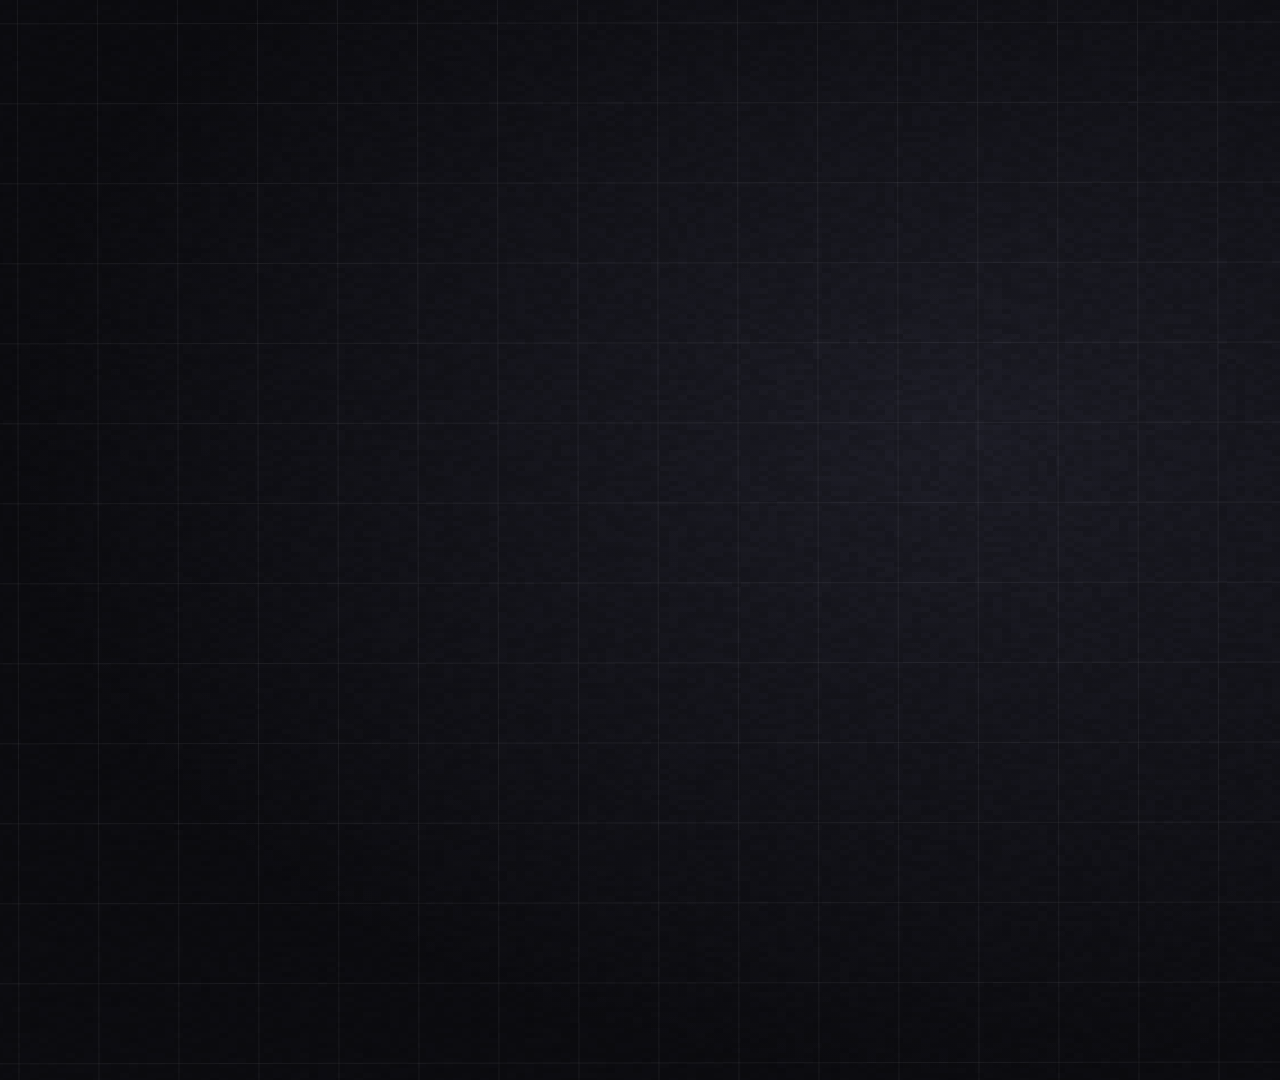
<file: skills/motion-graphic-video-editor/examples/mgkit-demo.html>
<!DOCTYPE html>
<html>
<head>
<meta charset="utf-8">
<title>mg-kit demo</title>
<!--
  Every mg-kit move in one 8-second scene — render it to see the vocabulary and
  to check the toolchain. Palette and copy are neutral placeholders.

  render (serve the skill folder so ../assets resolves):
    $PY scripts/render_frames.py --scene examples/mgkit-demo.html --root . \
        --dur 8 --preview --video /tmp/mgkit_preview.mp4
-->
<style>
*{margin:0;padding:0;box-sizing:border-box}
html,body{background:#0B0B0F;overflow:hidden}
#stage{position:relative;overflow:hidden;background:radial-gradient(ellipse at 50% 40%,#1B1B24 0%,#0B0B0F 70%)}
.layer{position:absolute;inset:0;transform-origin:50% 50%;will-change:transform}
.panel{position:absolute;inset:0;display:flex;flex-direction:column;align-items:center;justify-content:center}
.h1{font-family:-apple-system,"PingFang SC","Helvetica Neue",sans-serif;font-weight:800;letter-spacing:-.03em;color:#F4F2EC}
.sub{font-family:-apple-system,"PingFang SC",sans-serif;font-weight:500;color:#9A98A6}
.mono{font-family:"SF Mono",Menlo,monospace;font-weight:700;color:#F4F2EC;font-variant-numeric:tabular-nums}
.badge{display:inline-block;border-radius:999px;background:#F5B83D;color:#14120E;font-family:-apple-system,sans-serif;font-weight:800}
#grid{position:absolute;inset:-20%;background-image:linear-gradient(#ffffff0d 1px,transparent 1px),linear-gradient(90deg,#ffffff0d 1px,transparent 1px)}
#dots i{position:absolute;border-radius:50%;background:#F5B83D}
#lot{position:absolute}
#grain{position:absolute;inset:0;mix-blend-mode:overlay;opacity:.10}
</style>
</head>
<body>
<div id="stage">
  <div class="layer" id="Lfar"><div id="grid"></div></div>
  <div class="layer" id="Lmid"><div id="dots"></div></div>
  <div class="layer" id="Lfront">
    <div class="panel" id="P1">
      <div class="h1" id="head">Motion, designed.</div>
      <svg id="ul" style="overflow:visible"><path id="ulp" fill="none" stroke="#F5B83D" stroke-linecap="round"/></svg>
      <div class="sub" id="sub">Springs, masks, parallax, motion blur</div>
      <div style="display:flex;align-items:center;gap:.6em" id="row">
        <span class="badge" id="badge">NEW</span><span class="mono" id="count">0</span>
      </div>
    </div>
    <div class="panel" id="P2">
      <svg id="shape" viewBox="-60 -60 120 120"><path id="sp" fill="#F5B83D"/></svg>
      <div id="lot"></div>
      <div class="h1" id="line2" style="text-align:center">Ideas land better when the motion has weight.</div>
    </div>
  </div>
  <canvas id="grain"></canvas>
</div>
<script src="../assets/vendor/lottie.min.js"></script>
<script src="../assets/mg-kit.js"></script>
<script>
const P = new URLSearchParams(location.search);
const W = +(P.get('w') || 1920), H = +(P.get('h') || 1080), FPS = +(P.get('fps') || 60);
const S = Math.sqrt(W * H / (1920 * 1080));
const $ = id => document.getElementById(id);
$('stage').style.width = W + 'px'; $('stage').style.height = H + 'px';
const E = MG.ease;

/* ---- timeline (seconds) ---- */
const T = { head: 0.25, sub: 0.95, line: 1.35, badge: 1.75, count: 2.1, whip: 4.0, morph: 4.55, lottie: 4.7, line2: 5.6, out: 7.3 };
MG.blur(T.whip - 0.05, T.whip + 0.55);     // the only fast move: ask the renderer for motion blur here

/* ---- layout ---- */
$('head').style.fontSize = 132 * S + 'px';
$('sub').style.fontSize = 38 * S + 'px'; $('sub').style.marginTop = 26 * S + 'px';
$('row').style.marginTop = 46 * S + 'px';
$('badge').style.cssText += `;font-size:${30 * S}px;padding:${8 * S}px ${22 * S}px`;
$('count').style.fontSize = 64 * S + 'px';
$('grid').style.backgroundSize = `${80 * S}px ${80 * S}px`;
$('shape').style.width = $('shape').style.height = 220 * S + 'px';
$('lot').style.cssText += `;width:${200 * S}px;height:${200 * S}px;right:${W * 0.16}px;top:${H * 0.24}px`;
$('line2').style.fontSize = 76 * S + 'px'; $('line2').style.maxWidth = W * 0.62 + 'px'; $('line2').style.marginTop = 40 * S + 'px';

/* underline path (drawn on) */
const ulw = 520 * S;
$('ul').setAttribute('width', ulw); $('ul').setAttribute('height', 24 * S);
$('ulp').setAttribute('d', `M ${6 * S} ${14 * S} C ${ulw * 0.3} ${4 * S}, ${ulw * 0.7} ${22 * S}, ${ulw - 6 * S} ${10 * S}`);
$('ulp').setAttribute('stroke-width', 8 * S);

/* square → circle: same command layout (4 cubic segments), so it morphs cleanly */
const SQ = 'M -50 -50 C -16 -50 16 -50 50 -50 C 50 -16 50 16 50 50 C 16 50 -16 50 -50 50 C -50 16 -50 -16 -50 -50 Z';
const K = 0.5523 * 50;
const CI = `M 0 -50 C ${K} -50 50 ${-K} 50 0 C 50 ${K} ${K} 50 0 50 C ${-K} 50 -50 ${K} -50 0 C -50 ${-K} ${-K} -50 0 -50 Z`;

/* floating dots on the mid layer (seeded, built once) */
const R = MG.rand(7), dots = [];
for (let i = 0; i < 26; i++) {
  const d = document.createElement('i'), s = (4 + R() * 10) * S;
  d.style.width = d.style.height = s + 'px';
  dots.push({ el: d, x: R() * W, y: R() * H, ph: R() * 10, a: 0.15 + R() * 0.5 });
  $('dots').appendChild(d);
}

/* grain: one static noise tile, shifted per WHOLE frame (Math.floor) so motion-blur sub-samples agree */
const g = $('grain'); g.width = 256; g.height = 256;
{ const c = g.getContext('2d'), im = c.createImageData(256, 256), r = MG.rand(3);
  for (let i = 0; i < im.data.length; i += 4) { const v = r() * 255; im.data[i] = im.data[i + 1] = im.data[i + 2] = v; im.data[i + 3] = 255; }
  c.putImageData(im, 0, 0); }
g.style.width = W + 'px'; g.style.height = H + 'px'; g.style.imageRendering = 'pixelated';

let head, sub, line2, lot;
const layers = [{ el: $('Lfar'), z: 2.5 }, { el: $('Lmid'), z: 0.8 }, { el: $('Lfront'), z: 0 }];

window.__render = function (frame) {
  const t = frame / FPS;

  /* camera: slow push + organic breathing (noise is continuous → sub-frames agree) */
  MG.camera(layers, {
    zoom: 1 + 0.06 * MG.at(t, 0, 8, E.inOut),
    x: MG.noise(t * 0.35, 1) * 14 * S, y: MG.noise(t * 0.3, 2) * 9 * S, rot: MG.noise(t * 0.2, 3) * 0.35
  });

  /* panel 1 */
  MG.reveal(head, t, T.head, { style: 'mask', each: 0.032, dur: 0.75 });
  MG.reveal(sub, t, T.sub, { style: 'rise', each: 0.07, dur: 0.6 });
  MG.draw($('ulp'), MG.at(t, T.line, T.line + 0.7, E.snap));
  const b = MG.spring(t - T.badge, { stiffness: 320, damping: 16 });
  $('badge').style.transform = `scale(${Math.max(0, b)}) rotate(${(1 - Math.min(1, b)) * -12}deg)`;
  $('count').textContent = Math.round(MG.tween(t, [[T.count, 0], [T.count + 1.4, 2026, E.out]])).toString();
  $('count').style.opacity = MG.at(t, T.count - 0.1, T.count + 0.2);

  /* whip pan: panel 1 leaves left, panel 2 arrives from the right (one move, E.whip) */
  const wp = MG.at(t, T.whip, T.whip + 0.5, E.whip);
  $('P1').style.transform = `translateX(${-wp * W * 1.1}px)`;
  $('P2').style.transform = `translateX(${(1 - wp) * W * 1.1}px)`;

  /* panel 2 */
  const mp = MG.at(t, T.morph, T.morph + 0.9, E.anticipateOvershoot);
  $('sp').setAttribute('d', MG.morph(SQ, CI, MG.clamp(mp, 0, 1)));
  $('shape').style.transform = `rotate(${mp * 90}deg) scale(${0.8 + 0.2 * MG.spring(t - T.morph, { stiffness: 220, damping: 14 })})`;
  lot.at(t);
  MG.reveal(line2, t, T.line2, { style: 'mask', each: 0.11, dur: 0.8, out: T.out });

  /* mid layer drift */
  dots.forEach(d => {
    d.el.style.transform = `translate(${d.x + MG.noise(t * 0.3 + d.ph, 11) * 30 * S}px,${d.y + MG.noise(t * 0.25 + d.ph, 12) * 24 * S}px)`;
    d.el.style.opacity = d.a * MG.at(t, 0, 1.2);
  });

  const fr = Math.floor(frame);
  g.style.transform = `translate(${(fr * 37) % 97 - 48}px,${(fr * 53) % 89 - 44}px) scale(1.2)`;
};

document.fonts.ready.then(() => {
  head = MG.split($('head'), 'chars');
  sub = MG.split($('sub'), 'words');
  line2 = MG.split($('line2'), 'lines');
  lot = MG.lottie($('lot'), { path: 'lottie-test.json', start: T.lottie });
  MG.ready();
});
</script>
</body>
</html>
</file>
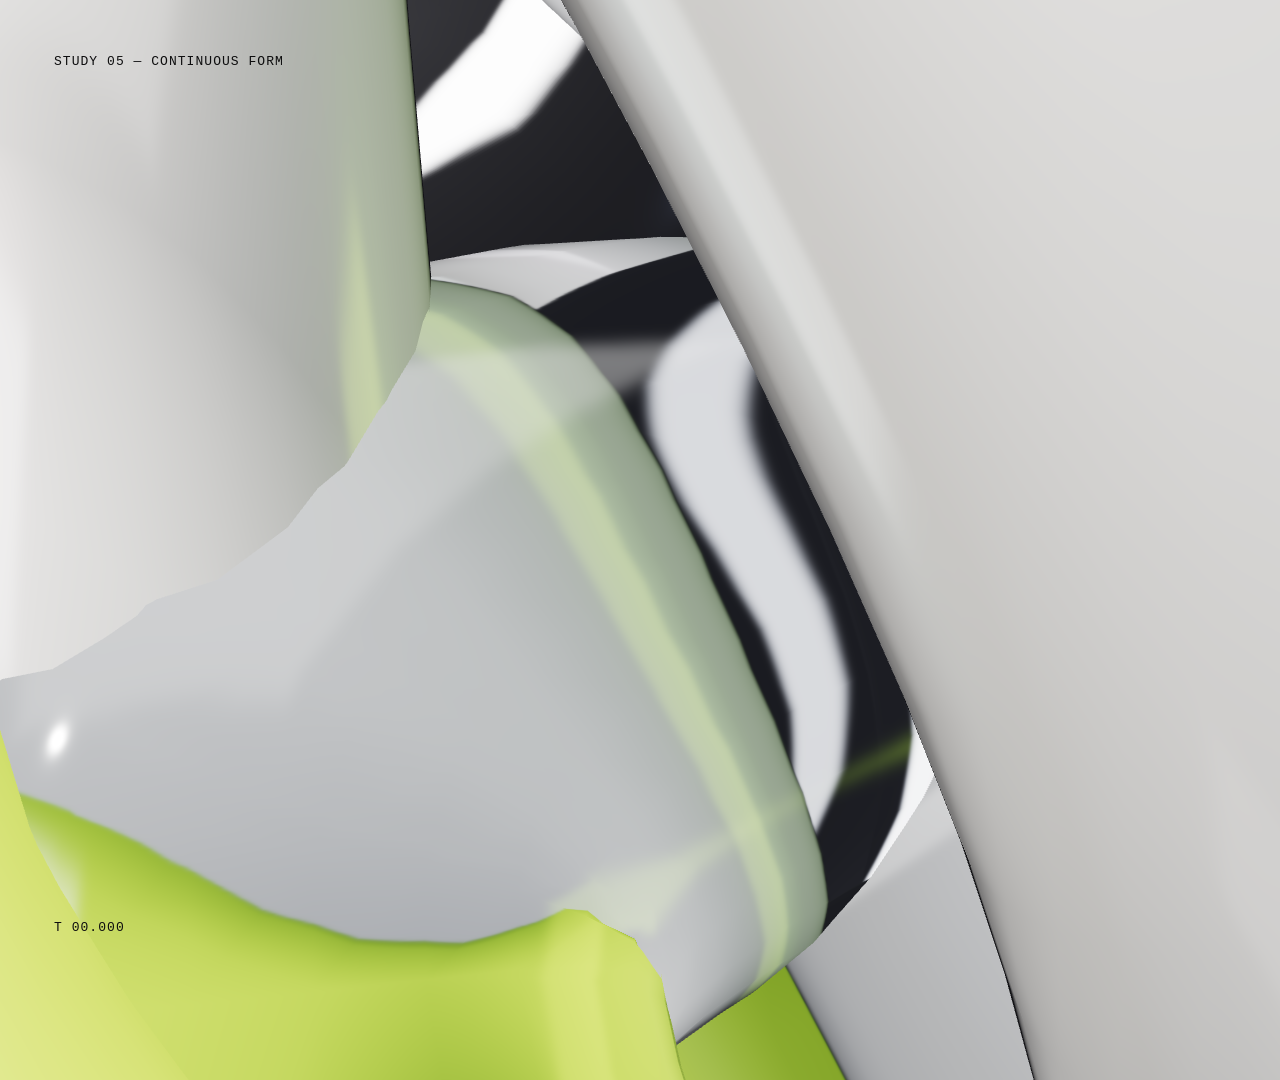
<file: skills/motion-graphic-video-editor/examples/sculpture-demo.html>
<!DOCTYPE html>
<html>
<head>
<meta charset="utf-8">
<title>sculpture demo</title>
<!--
  Procedural tube sculpture in a white studio: chrome / pearl / glass / lime strands,
  soft floor shadow, macro → wide reveal, then a slow orbit with breathing deformation.
    $PY scripts/render_frames.py --scene examples/sculpture-demo.html --root . --dur 8 --preview --video /tmp/sculpt.mp4
-->
<style>
*{margin:0;padding:0;box-sizing:border-box}
html,body{background:#F2EFE8;overflow:hidden}
#stage{position:relative;overflow:hidden}
#gl{position:absolute;left:0;top:0}
.lab{position:absolute;font:500 13px/1.3 "IBM Plex Mono","SF Mono",Menlo,monospace;letter-spacing:.08em;color:#0D0D0E;text-transform:uppercase}
</style>
</head>
<body>
<div id="stage"><canvas id="gl"></canvas>
  <div class="lab" id="l1" data-deco>Study 05 — Continuous form</div>
  <div class="lab" id="l2" data-deco>Strands 5 · Seed 0007</div>
  <div class="lab" id="l3" data-deco>t 00.000</div>
</div>
<script src="../assets/mg-kit.js"></script>
<script type="module">
import { stage3d, studioEnv, studioLights, sculpture, softShadows, rig, orbit, THREE } from '../assets/mg-three.js';
const P = new URLSearchParams(location.search);
const W = +(P.get('w') || 1920), H = +(P.get('h') || 1080), FPS = +(P.get('fps') || 60);
const S = Math.sqrt(W * H / (1920 * 1080)), E = MG.ease;
document.getElementById('stage').style.cssText = `width:${W}px;height:${H}px`;
const g = MG.grid({ W, H, cols: 12, rows: 8 });
[['l1', g.cell(0, 0)], ['l2', g.cell(9, 0)], ['l3', g.cell(0, 7)]].forEach(([id, r]) => {
  const el = document.getElementById(id); MG.place(el, { x: r.x, y: r.y }); el.style.fontSize = 13 * S + 'px';
});

const st = stage3d(document.getElementById('gl'), W, H, { background: '#F2EFE8', distance: 9, fov: 30, exposure: 0.95 });
studioEnv(st, { base: '#2E2E32', key: 10, rimA: '#ffffff', rimB: '#D4FF3A', rim: 3.5, intensity: 1.0 });   // dark room + bright softboxes = contrasty chrome
const L = studioLights(st.scene, { key: 2.4, fill: 0.5, rim: 0, ambient: 0.6 });
L.key.position.set(-3, 9, 5);
softShadows(st, L.key, { y: -2.9, opacity: 0.14, radius: 18 });
const sc = sculpture({ strands: 5, seed: 7, size: 1.75, radius: [0.16, 0.38], breathe: 0.12 });
st.scene.add(sc.group);

window.__render = function (frame) {
  const t = frame / FPS;
  sc.update(t);
  sc.group.rotation.y = t * 0.16;
  sc.group.rotation.x = 0.25 + 0.06 * Math.sin(t * 0.3);
  if (t < 4.5) rig(st.camera, t, [[0, [0.6, 0.5, 2.6], [0.9, 0.3, 0]], [4.5, [1.2, 1.6, 11.5], [-1.4, 0, 0]]], E.inOut);   // macro → wide
  else orbit(st.camera, t - 4.5, { radius: 11.8, height: 1.6, speed: 0.11, phase: Math.atan2(2.6, 11.5), target: [-1.4, 0, 0] });   // camera aims left of the object, so it sits right of centre: asymmetric, label space on the left
  st.render();
  document.getElementById('l3').textContent = 't ' + t.toFixed(3).padStart(6, '0');
};
MG.ready();
</script>
</body>
</html>
</file>
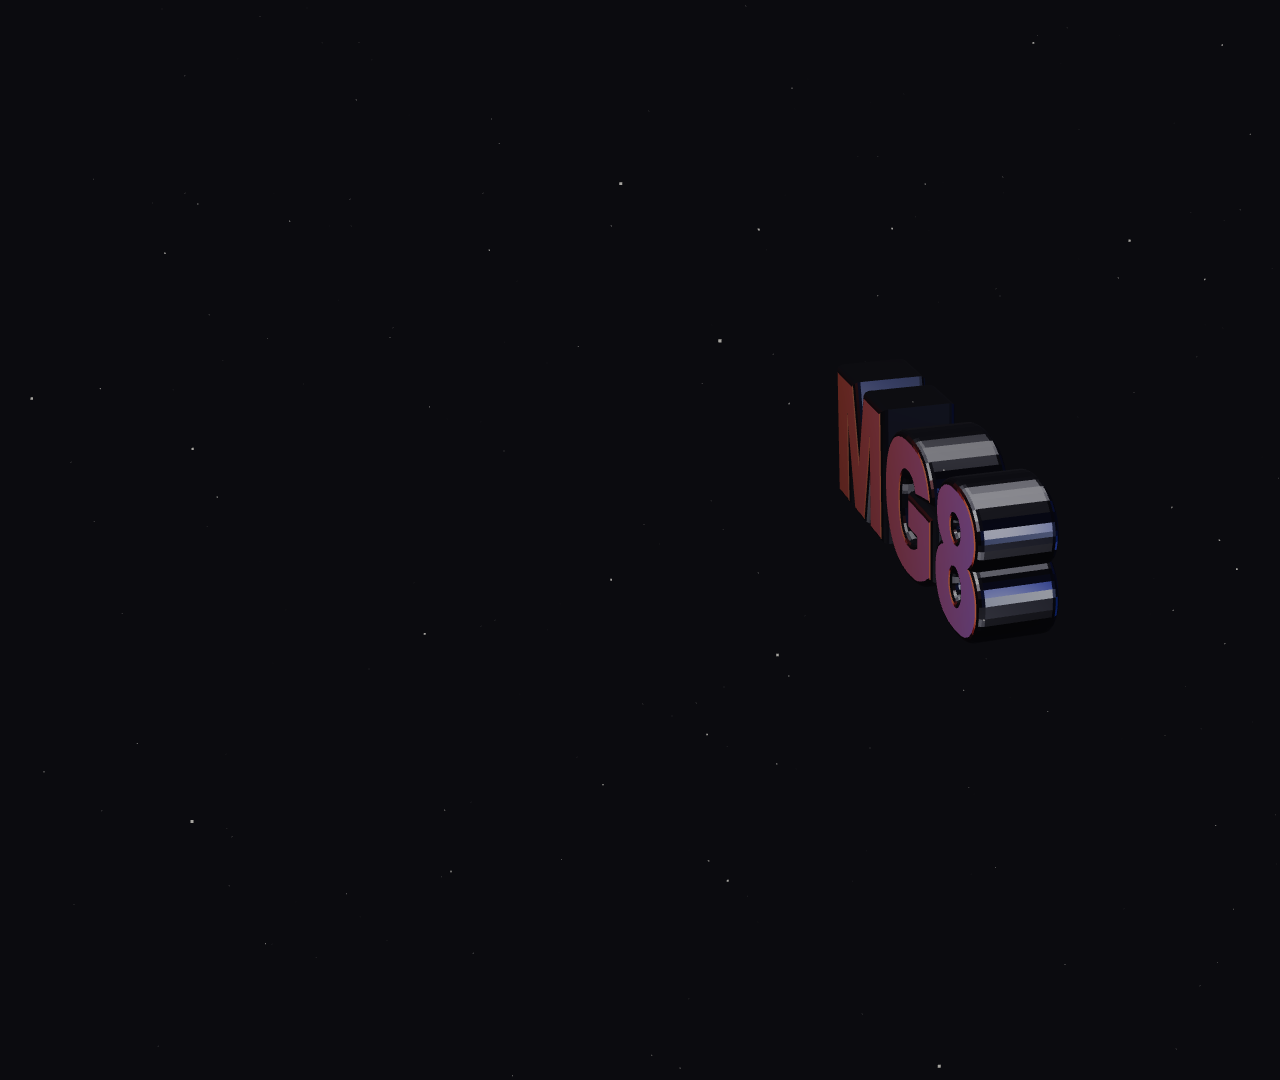
<file: skills/motion-graphic-video-editor/examples/three-demo.html>
<!DOCTYPE html>
<html>
<head>
<meta charset="utf-8">
<title>mg-three demo</title>
<!--
  Real 3D logo: traced outline → extruded solid, front face textured with the
  original PNG, studio rim lights, camera move, particle depth, title over it.
  Needs logo.png + logo_outline.json next to this file
  (logo_tools.py outline logo.png logo_outline.json).

    $PY scripts/render_frames.py --scene examples/three-demo.html --root . --dur 6 --preview --video /tmp/3d.mp4
-->
<style>
*{margin:0;padding:0;box-sizing:border-box}
html,body{background:#0B0B0F;overflow:hidden}
#stage{position:relative;overflow:hidden}
#gl{position:absolute;left:0;top:0}
#cap{position:absolute;left:0;right:0;text-align:center;font-family:-apple-system,"PingFang SC",sans-serif;
     font-weight:700;color:#EDEBE5;letter-spacing:.32em;text-indent:.32em}
</style>
</head>
<body>
<div id="stage"><canvas id="gl"></canvas><div id="cap">REAL 3D · DETERMINISTIC</div></div>
<script src="../assets/mg-kit.js"></script>
<script type="module">
import { stage3d, extrudeLogo, studioLights, studioEnv, particles, loadTexture, THREE } from '../assets/mg-three.js';
const P = new URLSearchParams(location.search);
const W = +(P.get('w') || 1920), H = +(P.get('h') || 1080), FPS = +(P.get('fps') || 60);
const S = Math.sqrt(W * H / (1920 * 1080)), E = MG.ease;
document.getElementById('stage').style.cssText = `width:${W}px;height:${H}px`;
const cap = document.getElementById('cap');
cap.style.fontSize = 26 * S + 'px'; cap.style.top = H * 0.78 + 'px';
const capParts = MG.split(cap, 'chars');

const st = stage3d(document.getElementById('gl'), W, H, { background: '#0B0B0F', fog: { near: 12, far: 40 }, distance: 12 });
studioLights(st.scene, { rimA: '#FF5F3C', rimB: '#5A78FF', key: 1.4 });
studioEnv(st, { rimA: '#FF5F3C', rimB: '#5A78FF' });
const dust = particles(st.scene, { count: 700, seed: 4, color: '#C9C4B8', size: 0.05 });

const [outline, tex] = await Promise.all([fetch('logo_outline.json').then(r => r.json()), loadTexture('logo.png')]);
const logo = extrudeLogo(outline, { texture: tex, width: 6.2, depth: 0.9, sideColor: '#8A8A96', sideMetal: 1.0, sideRoughness: 0.22 });
st.scene.add(logo);
MG.blur(0, 1.1);   // the fast fly-in is the only blurred section

window.__render = function (frame) {
  const t = frame / FPS;
  // fly-in: from deep and turned, settle with a spring; then a slow orbit that never fully stops
  const k = MG.spring(t - 0.15, { stiffness: 90, damping: 15 });
  logo.position.z = MG.lerp(-14, 0, k);
  logo.rotation.y = MG.lerp(-1.25, 0, k) + 0.22 * Math.sin(t * 0.55) * MG.at(t, 1.2, 3);
  logo.rotation.x = MG.lerp(0.35, 0, k) + 0.05 * MG.noise(t * 0.4, 5);
  // camera: gentle dolly + drift
  st.camera.position.set(MG.noise(t * 0.25, 1) * 0.6, 0.3 + MG.noise(t * 0.2, 2) * 0.3, MG.lerp(12, 10.6, MG.at(t, 0, 6, E.inOut)));
  st.camera.lookAt(0, 0, 0);
  dust.rotation.y = t * 0.03;
  // rim lights breathe so the bevel catches moving highlights
  st.render();
  MG.reveal(capParts, t, 2.2, { style: 'rise', each: 0.03, dur: 0.6 });
};
MG.ready();
</script>
</body>
</html>
</file>
